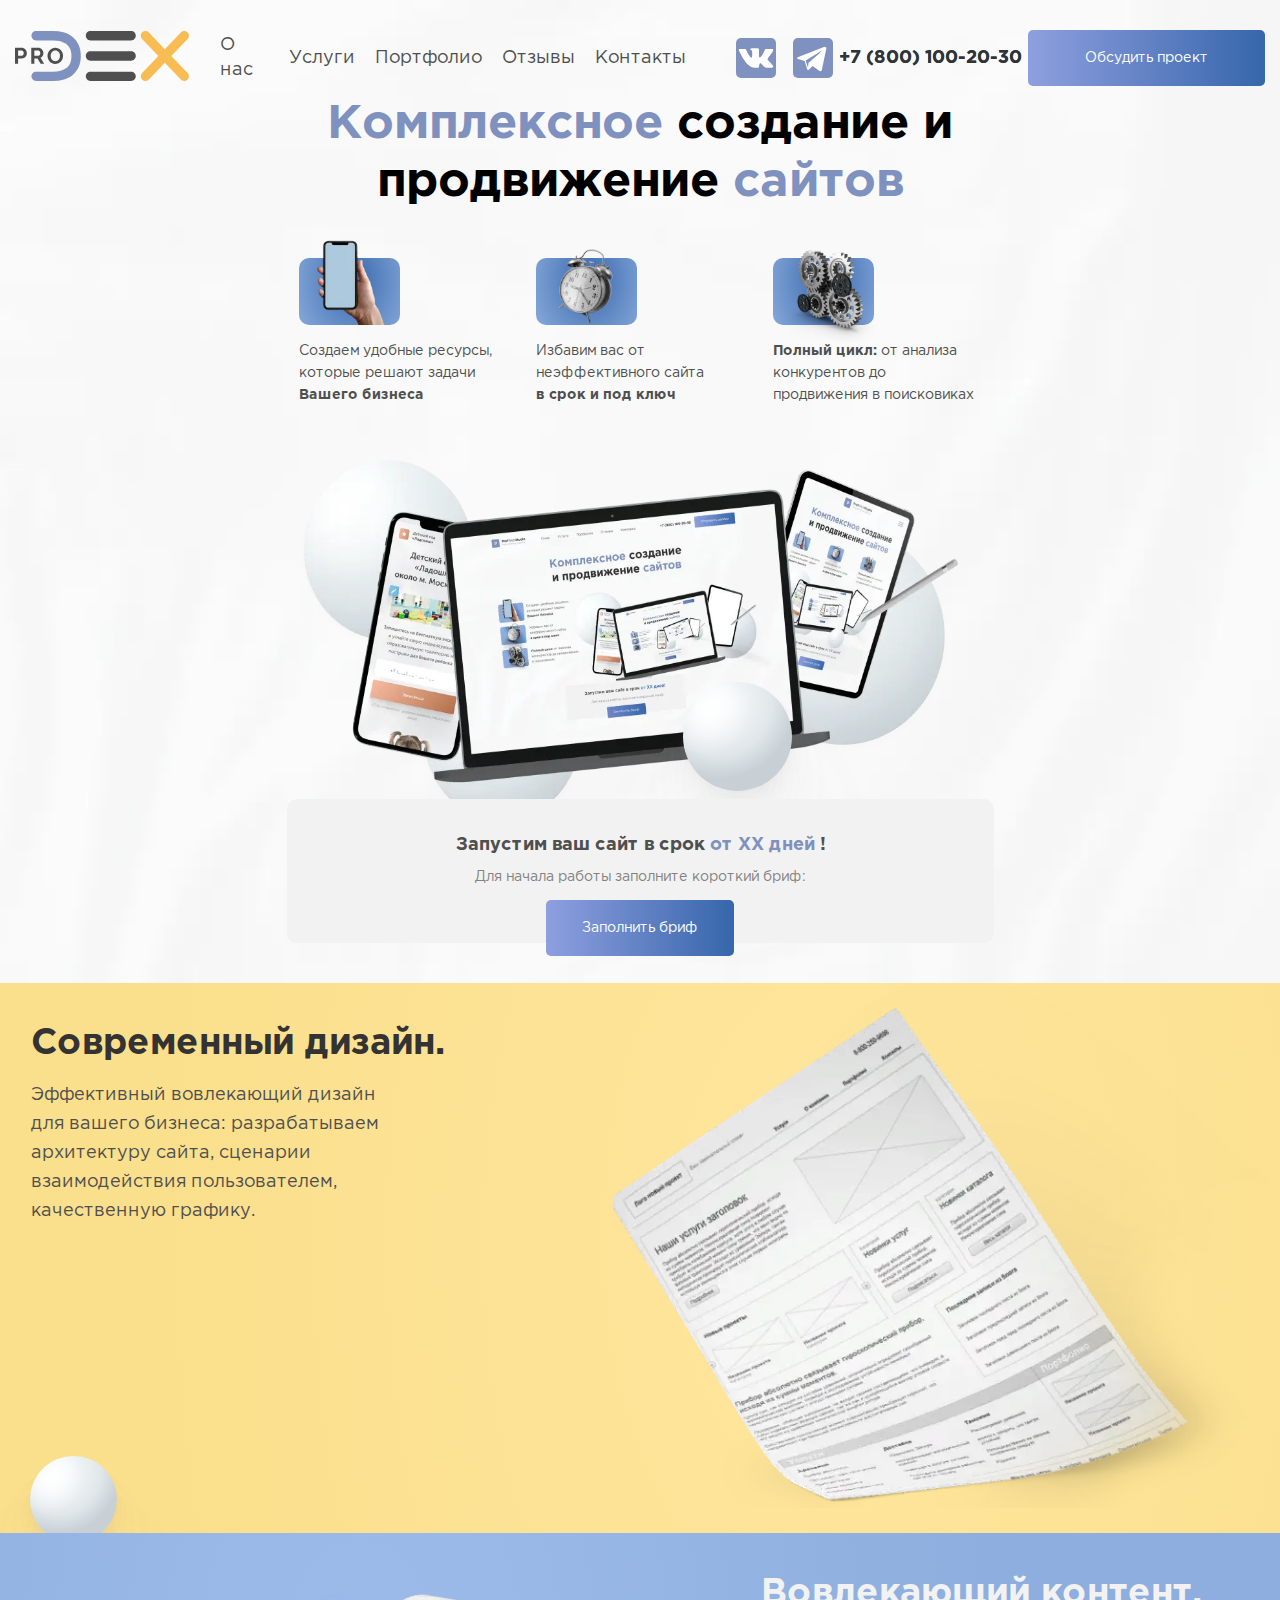
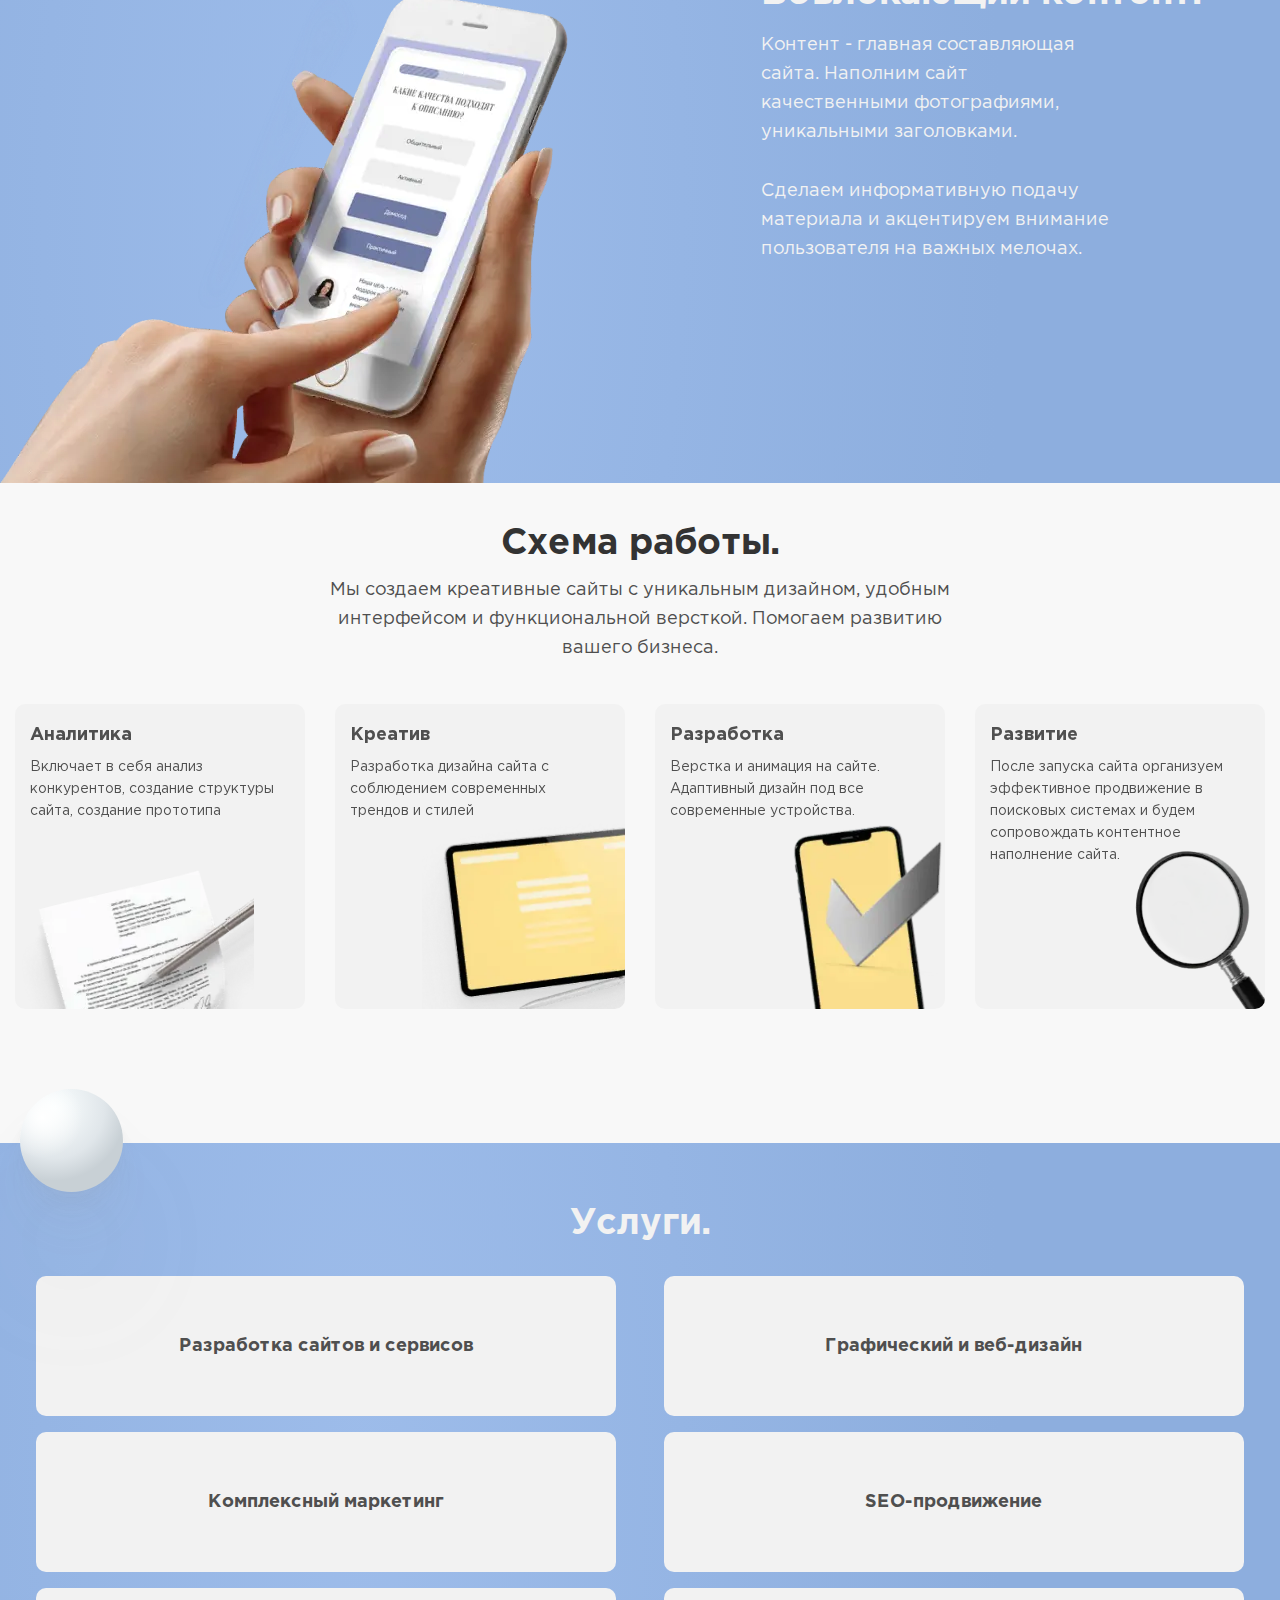
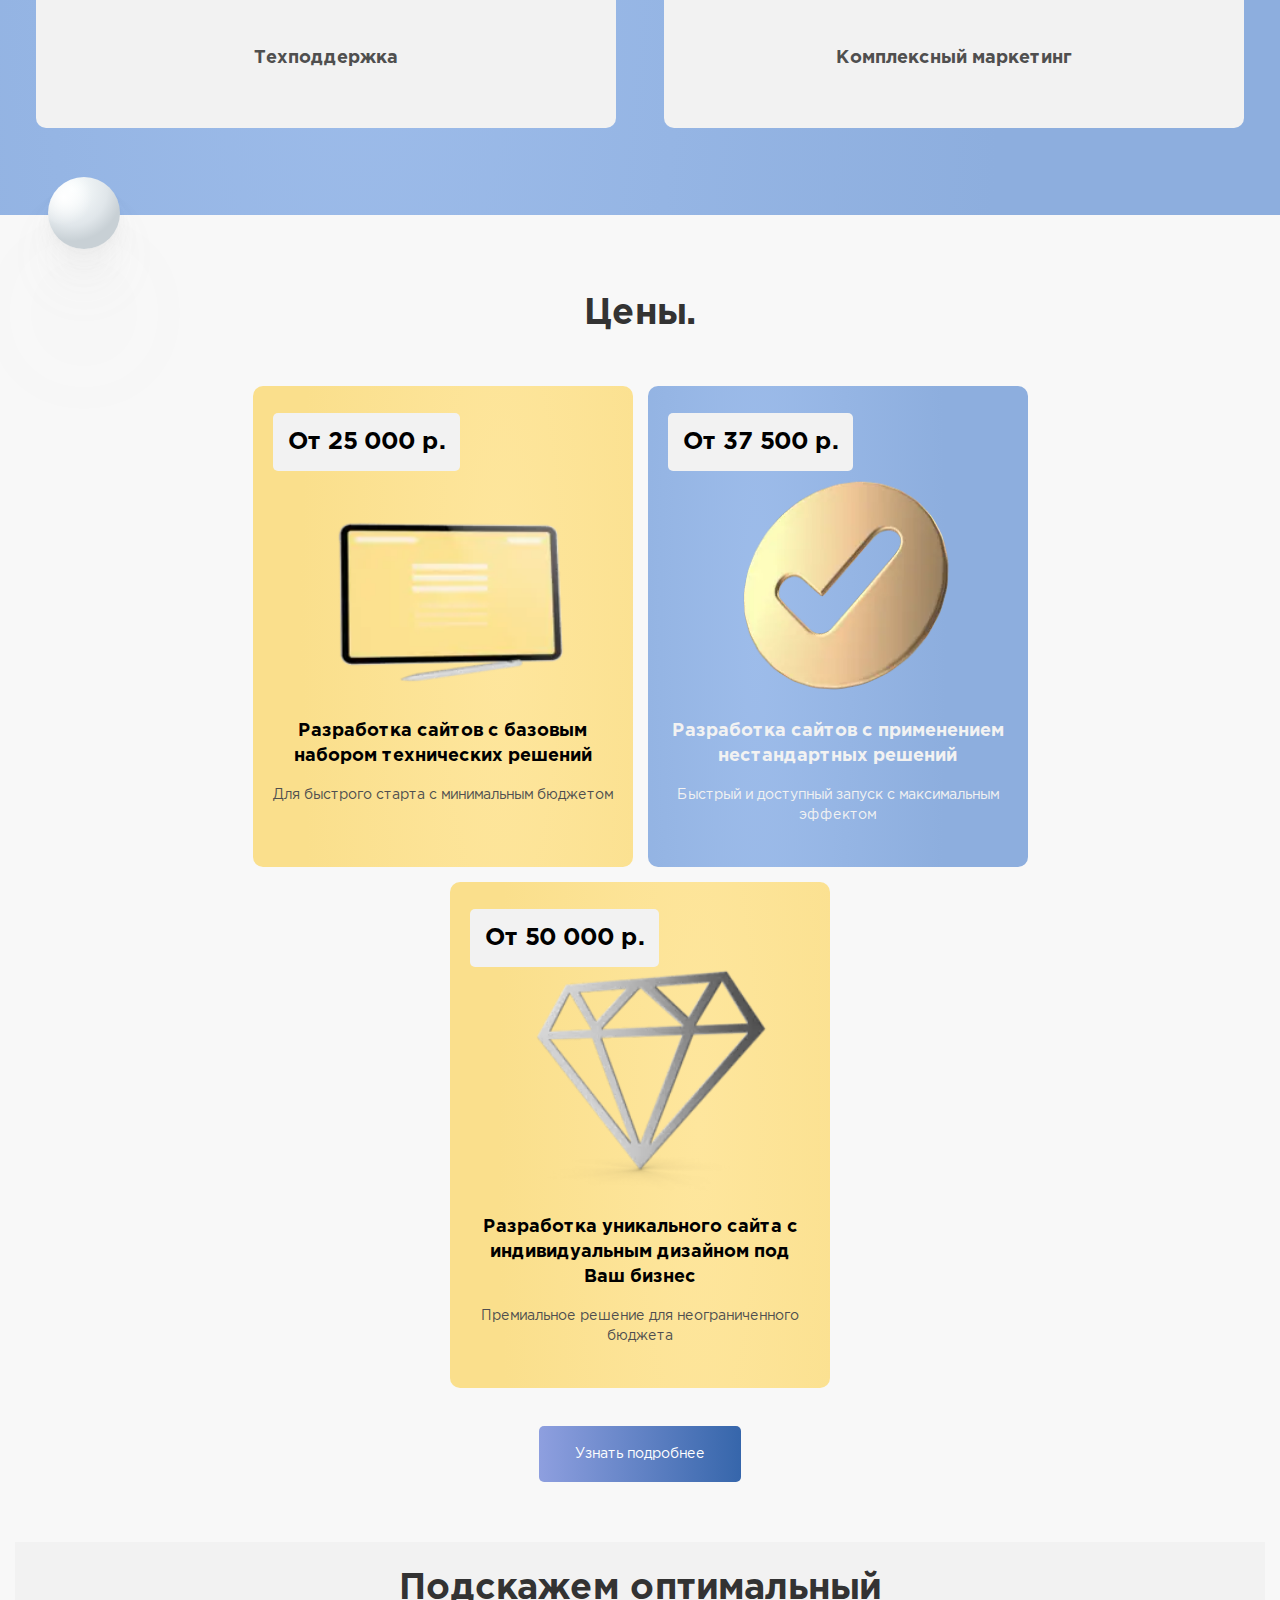
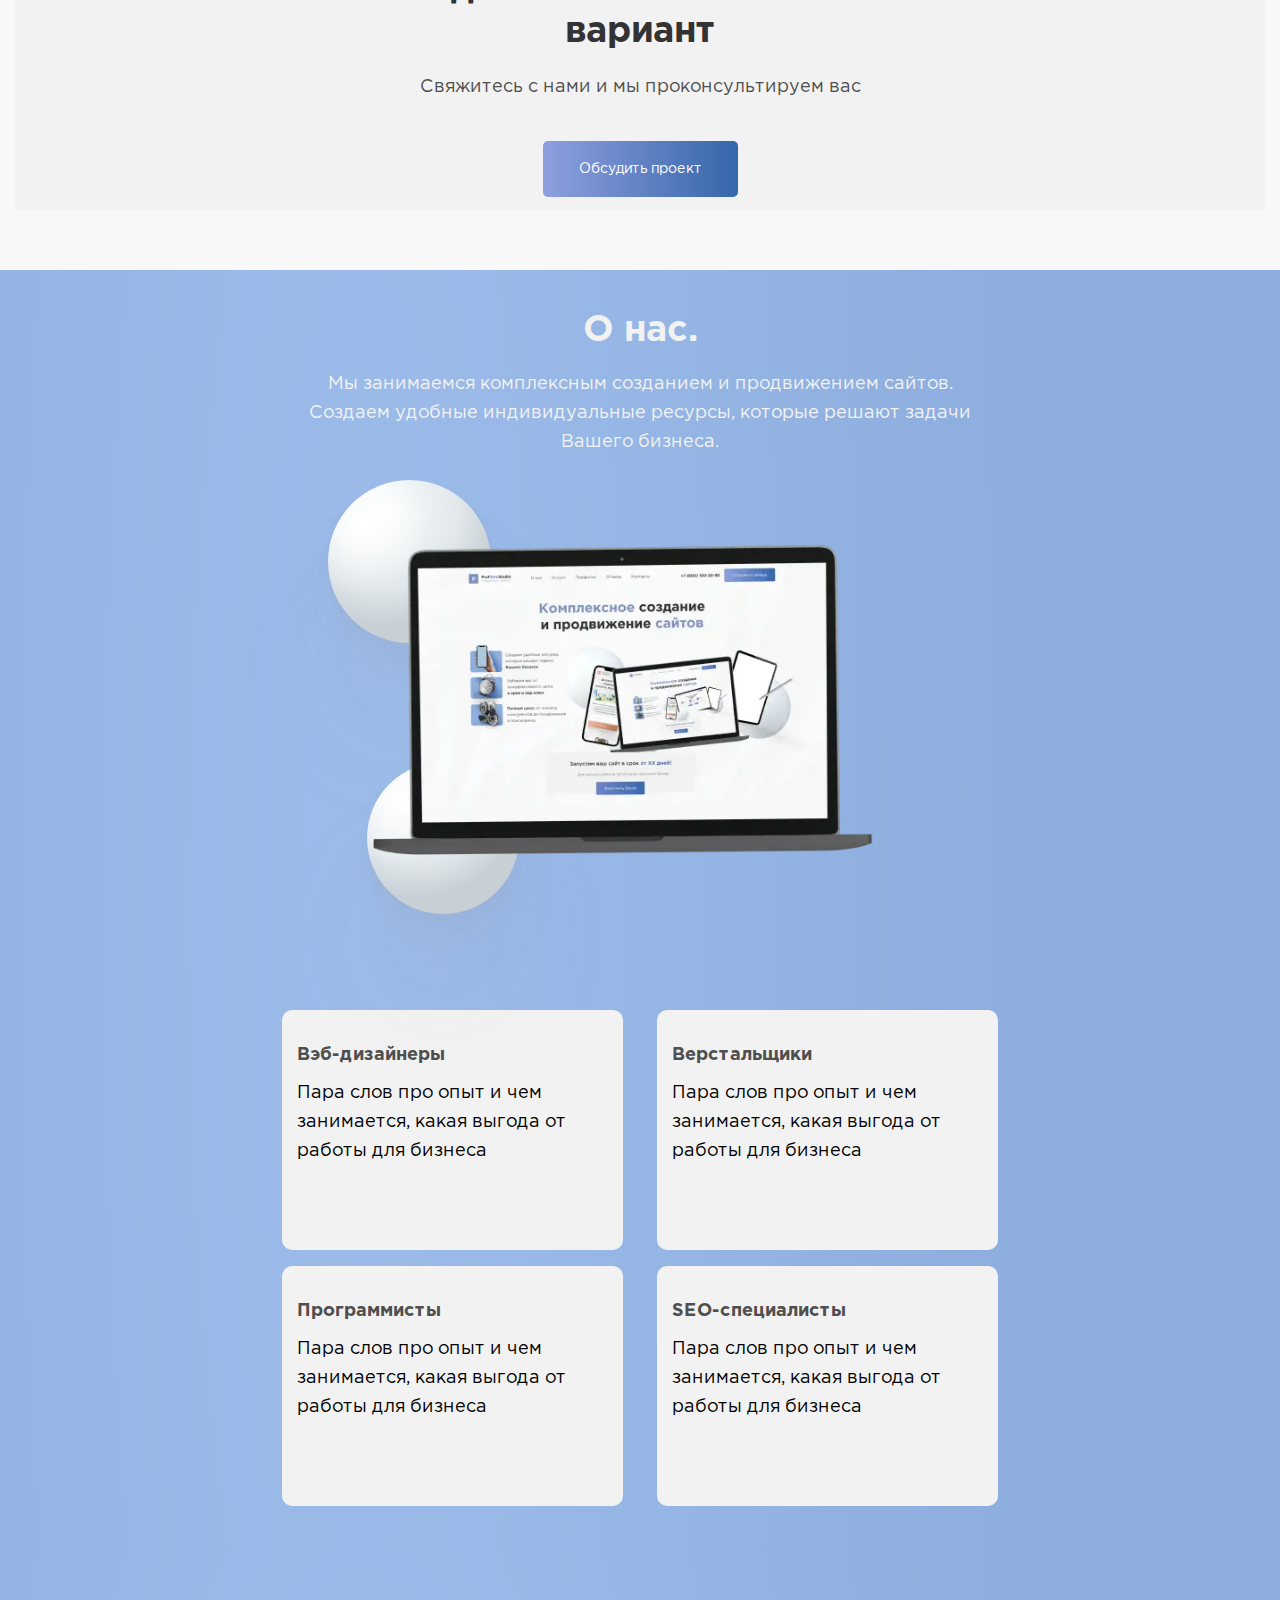
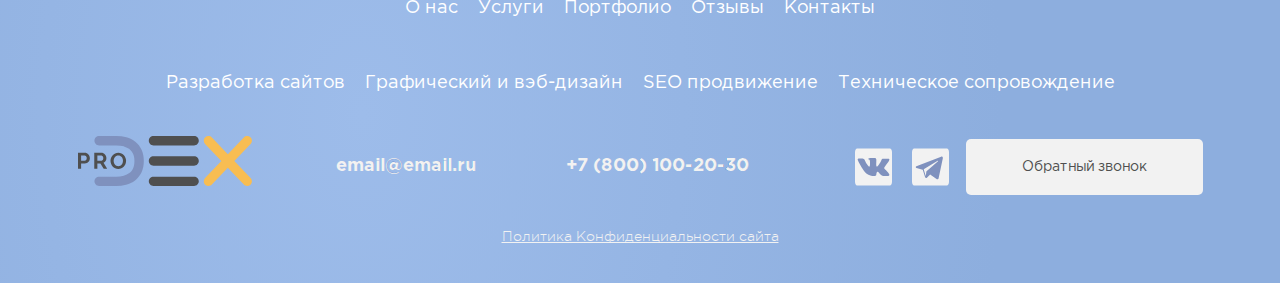
<file: index.html>
<!DOCTYPE html>
<html lang="ru">
  <head>
    <meta charset="UTF-8">
    <title>Разработка сайтов</title>
    <meta name="description" content="">
    <meta name="keywords" content="">
    <meta name="viewport" content="width=device-width, initial-scale=1.0">
    <meta http-equiv="X-UA-Compatible" content="ie=edge">
    <link rel="stylesheet" href="./wp-content/themes/twentytwenty-child/css/swiper-bundle.min.css">
    <link rel="stylesheet" href="./wp-content/themes/twentytwenty-child/css/main.css">
    <link rel="stylesheet" href="./wp-content/themes/twentytwenty-child/fonts/fonts.css">
    <script src="./wp-content/themes/twentytwenty-child/js/swiper-bundle.min.js" defer></script>
    <script src="./wp-content/themes/twentytwenty-child/js/main.js" defer></script>
    <link rel="icon" href="#!" type="image/x-icon">
    <link rel="shortcut icon" href="#!" type="image/x-icon">
    <link rel="apple-touch-icon" href="#!">
  </head>
  <body>
    <div class="wrap-feedback"></div>
    <div class="container-fluid">
      <div class="header header--main">
        <div class="container container--no-padding--mobile">
          <div class="logo logo--mobile"><a class="logo__link" href="index.html"><img src="./wp-content/themes/twentytwenty-child/img/icons/logo.svg" width="174" height="50" alt="Логотип компании DEX Development"></a></div>
          <header class="header-top">
            <nav class="nav">
              <div class="logo logo--desktop"><a class="logo__link" href="index.html"><img src="./wp-content/themes/twentytwenty-child/img/icons/logo.svg" width="174" height="50" alt="Логотип компании DEX Development"></a></div>
              <ul class="nav-list">
                <li><a class="nav__link" href="about.html">О нас</a></li>
                <li><a class="nav__link nav__link--submenu" href="services.html">Услуги</a>
                  <ul class="sub-menu">
                    <li> <a class="nav__link" href="https://pro-dex.ru/uslugi/razrabotka-saitov/">Разработка сайтов</a></li>
                    <li> <a class="nav__link" href="https://pro-dex.ru/uslugi/seo-prodvizhenie/">Продвижение сайтов</a></li>
                    <li> <a class="nav__link" href="https://pro-dex.ru/uslugi/veb-dizajn/">Дизайн сайтов</a></li>
                    <li> <a class="nav__link" href="https://pro-dex.ru/uslugi/podderzhka-sajtov/">Поддержка сайтов</a></li>
                  </ul>
                </li>
                <li><a class="nav__link" href="portfolio.html">Портфолио</a></li>
                <li><a class="nav__link" href="reviews.html">Отзывы</a></li>
                <li><a class="nav__link" href="contacts.html">Контакты</a></li>
              </ul>
              <ul class="social-list">
                <li> <a href="https://vk.com/prodex.studio" target="_blank"><img src="./wp-content/themes/twentytwenty-child/img/icons/vk.svg" width="45" height="45" alt="Ссылка на группу в ВКонтакте"></a></li>
                <li> <a href="https://t.me/PavlovKirill" target="_blank"><img src="./wp-content/themes/twentytwenty-child/img/icons/telegram.svg" width="45" height="45" alt="Ссылка на канал в Телеграме"></a></li>
              </ul>
              <div class="ball ball--tenth"></div>
              <div class="ball ball--eleventh"></div>
              <div class="ball ball--twelveth"></div>
              <div class="phone"><a class="phone__link" href="tel:+78001002030">+7 (800) 100-20-30</a></div>
              <div class="btn btn--call">Обсудить проект</div>
            </nav>
          </header>
          <button class="cmn-toggle-switch cmn-toggle-switch__htx" id="menu__button"><span>toggle menu</span></button>
          <div class="header-center">
            <h1 class="main-title"><i>Комплексное</i> создание и продвижение <i>сайтов</i></h1>
            <div class="header-center-inner">
              <div class="header-center__left">
                <ul class="advantages-list">
                  <li class="advantages__item">
                    <div class="item__img">
                      <div class="smartphone">
                        <picture>
                          <source type="image/webp" srcset="./wp-content/themes/twentytwenty-child/img/smartphone@1x.webp 1x, ./wp-content/themes/twentytwenty-child/img/smartphone@2x.webp 2x"><img src="./wp-content/themes/twentytwenty-child/img/smartphone@1x.png" srcset="./wp-content/themes/twentytwenty-child/img/smartphone@2x.png 2x" alt="" width="150" height="100">
                        </picture>
                      </div>
                    </div>
                    <p class="advantages__text">Создаем удобные ресурсы, которые решают задачи <span class="advantages__text--bold">Вашего бизнеса </span></p>
                  </li>
                  <li class="advantages__item">
                    <div class="item__img">
                      <div class="clock">
                        <picture>
                          <source type="image/webp" srcset="./wp-content/themes/twentytwenty-child/img/clock@1x.webp 1x, ./wp-content/themes/twentytwenty-child/img/clock@2x.webp 2x"><img src="./wp-content/themes/twentytwenty-child/img/clock@1x.png" srcset="./wp-content/themes/twentytwenty-child/img/clock@2x.png 2x" alt="" width="144" height="144">
                        </picture>
                      </div>
                    </div>
                    <p class="advantages__text">Избавим вас от неэффективного сайта <span class="advantages__text--bold"> <br><span>в срок и под ключ</span></span></p>
                  </li>
                  <li class="advantages__item">
                    <div class="item__img">
                      <div class="gear">
                        <picture>
                          <source type="image/webp" srcset="./wp-content/themes/twentytwenty-child/img/gear@1x.webp 1x, ./wp-content/themes/twentytwenty-child/img/gear@2x.webp 2x"><img src="./wp-content/themes/twentytwenty-child/img/gear@1x.png" srcset="./wp-content/themes/twentytwenty-child/img/gear@2x.png 2x" alt="" width="150" height="145">
                        </picture>
                      </div>
                    </div>
                    <p class="advantages__text"><span class="advantages__text--bold">Полный цикл: </span><span>от анализа конкурентов до продвижения в поисковиках</span></p>
                  </li>
                </ul>
              </div>
              <div class="header-center__right">
                <div class="devices-img"></div>
              </div>
            </div>
          </div>
          <div class="header-bottom">
            <h3 class="section__title--small section__title--small-header-bottom">Запустим ваш сайт в срок <i>от ХХ дней</i> !</h3>
            <p class="subtitle subtitle--header-bottom">Для начала работы заполните короткий бриф:</p><a class="btn btn--brief" href="./wp-content/themes/twentytwenty-child/docs/brief_for_website_creation.docx" download="brief.docx">Заполнить бриф</a>
          </div>
        </div>
        <div class="ball ball--first"></div>
        <div class="ball ball--third"></div>
      </div>
      <section class="design">
        <div class="ball ball--thirteenth"></div>
        <div class="container container--no-padding">
          <div class="design__inner design__inner--main">
            <div class="ball ball--fourth"></div>
            <div class="design__left">
              <h2 class="section__title section__title--design">Современный дизайн.</h2>
              <p class="page-text design__text">Эффективный вовлекающий дизайн для вашего бизнеса: разрабатываем архитектуру сайта, сценарии взаимодействия пользователем, качественную графику.</p>
            </div>
            <div class="design__right">
              <picture>
                <source type="image/webp" media="(max-width: 560px)" srcset="./wp-content/themes/twentytwenty-child/img/paper-mockup-sm@1x.webp 1x, ./wp-content/themes/twentytwenty-child/img/paper-mockup-sm@2x.webp 2x">
                <source media="(max-width: 560px)" srcset="./wp-content/themes/twentytwenty-child/img/paper-mockup-sm@1x.png 1x, ./wp-content/themes/twentytwenty-child/img/paper-mockup-sm@1x.png 2x">
                <source type="image/webp" media="(min-width: 768px)" srcset="./wp-content/themes/twentytwenty-child/img/paper-mockup-lg@1x.webp 1x, ./wp-content/themes/twentytwenty-child/img/paper-mockup-lg@2x.webp 2x"><img src="./wp-content/themes/twentytwenty-child/img/paper-mockup-lg@1x.png" srcset="./wp-content/themes/twentytwenty-child/img/paper-mockup-lg@2x.png 2x" alt="Дизайн" width="699" height="550">
              </picture>
            </div>
          </div>
        </div>
      </section>
      <section class="content">
        <div class="container container--no-padding">
          <div class="content__inner">
            <div class="content__left">
              <h2 class="section__title section__title--white section__title--content">Вовлекающий контент.</h2>
              <p class="page-text page-text--white content__text">Контент - главная составляющая сайта. Наполним сайт качественными фотографиями, уникальными заголовками.</p>
              <p class="page-text page-text--white content__text">Сделаем информативную подачу материала и акцентируем  внимание пользователя на важных мелочах.</p>
            </div>
            <div class="content__right">
              <picture>
                <source type="image/webp" media="(max-width: 560px)" srcset="./wp-content/themes/twentytwenty-child/img/smartphone_in_hand-sm@1x.webp 1x, ./wp-content/themes/twentytwenty-child/img/smartphone_in_hand-sm@2x.webp 2x">
                <source media="(max-width: 560px)" srcset="./wp-content/themes/twentytwenty-child/img/smartphone_in_hand-sm@1x.png 1x, ./wp-content/themes/twentytwenty-child/img/smartphone_in_hand-sm@1x.png 2x">
                <source type="image/webp" media="(min-width: 768px)" srcset="./wp-content/themes/twentytwenty-child/img/smartphone_in_hand-lg@1x.webp 1x, ./wp-content/themes/twentytwenty-child/img/smartphone_in_hand-lg@2x.webp 2x"><img src="./wp-content/themes/twentytwenty-child/img/smartphone_in_hand-lg@1x.png" srcset="./wp-content/themes/twentytwenty-child/img/smartphone_in_hand-lg@2x.png 2x" alt="Контент" width="568" height="489">
              </picture>
            </div>
          </div>
        </div>
      </section>
      <section class="work-scheme">
        <div class="container">
          <div class="work-scheme__inner">
            <div class="work-scheme__content">
              <h2 class="section__title section__title--work-scheme">Схема работы.</h2>
              <p class="page-text work-scheme__text">Мы создаем креативные сайты с уникальным дизайном, удобным интерфейсом и функциональной версткой. Помогаем развитию вашего бизнеса.</p>
            </div>
          </div>
          <div class="work-scheme-cards">
            <div class="swiper-container gallery-top" data-mobile="false">
              <div class="swiper-wrapper">
                <div class="swiper-slide">
                  <div class="slide__inner slide__inner--first">
                    <h3 class="card__title card__title--slide">Аналитика</h3>
                    <p class="card__text card__text--slide">Включает в себя анализ конкурентов, создание структуры сайта, создание прототипа</p>
                  </div>
                </div>
                <div class="swiper-slide">
                  <div class="slide__inner slide__inner--second">
                    <h3 class="card__title card__title--slide">Креатив</h3>
                    <p class="card__text card__text--slide">Разработка дизайна сайта с соблюдением современных трендов и стилей</p>
                  </div>
                </div>
                <div class="swiper-slide">
                  <div class="slide__inner slide__inner--third">
                    <h3 class="card__title card__title--slide">Разработка</h3>
                    <p class="card__text card__text--slide">Верстка и анимация на сайте. Адаптивный дизайн под все современные устройства.</p>
                  </div>
                </div>
                <div class="swiper-slide">
                  <div class="slide__inner slide__inner--fourth">
                    <h3 class="card__title card__title--slide">Развитие</h3>
                    <p class="card__text card__text--slide">После запуска сайта организуем эффективное продвижение в поисковых системах и будем сопровождать контентное наполнение сайта.</p>
                  </div>
                </div>
              </div>
              <div class="swiper-scrollbar"></div>
            </div>
          </div>
        </div>
      </section>
      <section class="services">
        <div class="ball ball--seventh"></div>
        <div class="container container--no-padding">
          <div class="services__inner">
            <div class="ball ball--sixth"></div>
            <h2 class="section__title section__title--services">Услуги.</h2>
            <ul class="services-list">
              <li class="services__item"><a class="services__link" href="webdevelopment.html"> 
                  <h3 class="service__title">Разработка сайтов и сервисов</h3></a></li>
              <li class="services__item"><a class="services__link" href="web-design.html">
                  <h3 class="service__title">Графический и веб-дизайн</h3></a></li>
              <li class="services__item"><a class="services__link" href="#!"> 
                  <h3 class="service__title">Комплексный маркетинг</h3></a></li>
              <li class="services__item"><a class="services__link" href="seo-promotion.html"> 
                  <h3 class="service__title">SEO-продвижение</h3></a></li>
              <li class="services__item"><a class="services__link" href="support.html"> 
                  <h3 class="service__title">Техподдержка</h3></a></li>
              <li class="services__item"><a class="services__link" href="#!"> 
                  <h3 class="service__title">Комплексный маркетинг</h3></a></li>
            </ul>
          </div>
        </div>
      </section>
      <section class="price">
        <div class="container">
          <div class="price__top">
            <h2 class="section__title section__title--price">Цены.</h2>
            <div class="price-cards">
              <div class="price-cards__item price-cards__item--yellow">
                <div class="card__price">От 25 000 р.</div>
                <div class="item__img">
                  <picture>
                    <source type="image/webp" media="(min-width: 1440px)" srcset="./wp-content/themes/twentytwenty-child/img/directions-screen-lg@1x.webp 1x, ./wp-content/themes/twentytwenty-child/img/directions-screen-lg@2x.webp 2x">
                    <source media="(min-width: 1440px)" srcset="./wp-content/themes/twentytwenty-child/img/directions-screen-lg@1x.png 1x, ./wp-content/themes/twentytwenty-child/img/directions-screen-lg@2x.png 2x">
                    <source type="image/webp" srcset="./wp-content/themes/twentytwenty-child/img/directions-screen-sm@1x.webp 1x, ./wp-content/themes/twentytwenty-child/img/directions-screen-sm@2x.webp 2x"><img src="./wp-content/themes/twentytwenty-child/img/directions-screen-sm@1x.png" srcset="./wp-content/themes/twentytwenty-child/img/directions-screen-sm@2x.png 2x" alt="" width="349" height="250">
                  </picture>
                </div>
                <h3 class="price-cards__title">Разработка сайтов с базовым набором технических решений</h3>
                <p class="price-cards__text">Для быстрого старта с минимальным бюджетом</p>
              </div>
              <div class="price-cards__item price-cards__item--blue">
                <div class="card__price">От 37 500 р.</div>
                <div class="item__img">
                  <picture>
                    <source type="image/webp" media="(min-width: 1440px)" srcset="./wp-content/themes/twentytwenty-child/img/price-check-yellow-lg@1x.webp 1x, ./wp-content/themes/twentytwenty-child/img/price-check-yellow-lg@2x.webp 2x">
                    <source media="(min-width: 1440px)" srcset="./wp-content/themes/twentytwenty-child/img/price-check-yellow-lg@1x.png 1x, ./wp-content/themes/twentytwenty-child/img/price-check-yellow-lg@2x.png 2x">
                    <source type="image/webp" srcset="./wp-content/themes/twentytwenty-child/img/price-check-yellow-lg@1x.webp 1x, ./wp-content/themes/twentytwenty-child/img/price-check-yellow-lg@2x.webp 2x"><img src="./wp-content/themes/twentytwenty-child/img/price-check-yellow-lg@1x.png" srcset="./wp-content/themes/twentytwenty-child/img/price-check-yellow-lg@2x.png 2x" alt="" width="349" height="250">
                  </picture>
                </div>
                <h3 class="price-cards__title price-cards__title--white">Разработка сайтов с применением нестандартных решений</h3>
                <p class="price-cards__text price-cards__text--white">Быстрый и доступный запуск с максимальным эффектом</p>
              </div>
              <div class="price-cards__item price-cards__item--yellow"> 
                <div class="card__price">От 50 000 р.</div>
                <div class="item__img">
                  <picture>
                    <source type="image/webp" media="(min-width: 1440px)" srcset="./wp-content/themes/twentytwenty-child/img/price-diamond-lg@1x.webp 1x, ./wp-content/themes/twentytwenty-child/img/price-diamond-lg@2x.webp 2x">
                    <source media="(min-width: 1440px)" srcset="./wp-content/themes/twentytwenty-child/img/price-diamond-lg@1x.png 1x, ./wp-content/themes/twentytwenty-child/img/price-diamond-lg@2x.png 2x">
                    <source type="image/webp" srcset="./wp-content/themes/twentytwenty-child/img/price-diamond-sm@1x.webp 1x, ./wp-content/themes/twentytwenty-child/img/price-diamond-sm@2x.webp 2x"><img src="./wp-content/themes/twentytwenty-child/img/price-diamond-sm@1x.png" srcset="./wp-content/themes/twentytwenty-child/img/price-diamond-sm@2x.png 2x" alt="" width="349" height="250">
                  </picture>
                </div>
                <h3 class="price-cards__title">Разработка уникального сайта с индивидуальным дизайном под Ваш бизнес</h3>
                <p class="price-cards__text">Премиальное решение для неограниченного бюджета</p>
              </div>
            </div><a class="btn" href="#!">Узнать подробнее</a>
          </div>
          <div class="price__bottom">
            <div class="ball ball--ninth"></div>
            <div class="ball ball--eighth"></div>
            <h2 class="section__title section__title--price-bottom">Подскажем оптимальный вариант</h2>
            <p class="page-text price__text">Свяжитесь с нами и мы проконсультируем вас</p>
            <button class="btn btn--application btn--brief">Обсудить проект</button>
          </div>
        </div>
      </section>
      <section class="about">
        <div class="container">
          <div class="about__content">
            <h2 class="section__title section__title--white section__title--about">О нас.</h2>
            <div class="page-text page-text--white about__text">Мы занимаемся комплексным созданием и продвижением сайтов. Создаем удобные индивидуальные ресурсы, которые решают задачи Вашего бизнеса.</div>
          </div>
          <div class="about__inner">
            <div class="about__left">
              <div class="about__img">
                <picture>
                  <source type="image/webp" media="(min-width: 1440px)" srcset="./wp-content/themes/twentytwenty-child/img/laptop-lg@1x.webp 1x, ./wp-content/themes/twentytwenty-child/img/laptop-lg@2x.webp 2x">
                  <source media="(min-width: 1440px)" srcset="./wp-content/themes/twentytwenty-child/img/laptop-lg@1x.png 1x, ./wp-content/themes/twentytwenty-child/img/laptop-lg@1x.png 2x">
                  <source type="image/webp" media="(min-width: 768px)" srcset="./wp-content/themes/twentytwenty-child/img/laptop-md@1x.webp 1x, ./wp-content/themes/twentytwenty-child/img/laptop-md@2x.webp 2x">
                  <source media="(min-width: 768px)" srcset="./wp-content/themes/twentytwenty-child/img/laptop-md@1x.png 1x, ./wp-content/themes/twentytwenty-child/img/laptop-md@2x.png 2x">
                  <source type="image/webp" media="(min-width: 320px)" srcset="./wp-content/themes/twentytwenty-child/img/laptop-sm@1x.webp 1x, ./wp-content/themes/twentytwenty-child/img/laptop-sm@2x.webp 2x"><img src="./wp-content/themes/twentytwenty-child/img/laptop-sm@1x.png" srcset="./wp-content/themes/twentytwenty-child/img/laptop-sm@2x.png 2x" alt="" width="765" height="575">
                </picture>
              </div>
            </div>
            <div class="about__right">
              <ul class="about-cards-list">
                <li class="team__item">
                  <h2 class="team-member__title team__item-title">Вэб-дизайнеры</h2>
                  <p class="team-member__text">Пара слов про опыт и чем занимается, какая выгода от работы для бизнеса</p>
                </li>
                <li class="team__item">
                  <h2 class="team-member__title team__item-title">Верстальщики</h2>
                  <p class="team-member__text">Пара слов про опыт и чем занимается, какая выгода от работы для бизнеса</p>
                </li>
                <li class="team__item">
                  <h2 class="team-member__title team__item-title">Программисты</h2>
                  <p class="team-member__text">Пара слов про опыт и чем занимается, какая выгода от работы для бизнеса</p>
                </li>
                <li class="team__item">
                  <h2 class="team-member__title team__item-title">SEO-специалисты</h2>
                  <p class="team-member__text">Пара слов про опыт и чем занимается, какая выгода от работы для бизнеса</p>
                </li>
              </ul>
            </div>
          </div>
        </div>
      </section>
      <footer class="footer">
        <div class="container">
          <nav class="nav">
            <ul class="nav-list--footer">
              <li class="nav__item"><a class="nav__link nav__link--footer" href="about.html">О нас</a></li>
              <li class="nav__item"><a class="nav__link nav__link--footer" href="services.html">Услуги</a></li>
              <li class="nav__item"><a class="nav__link nav__link--footer" href="portfolio.html">Портфолио</a></li>
              <li class="nav__item"><a class="nav__link nav__link--footer" href="reviews.html">Отзывы</a></li>
              <li class="nav__item"><a class="nav__link nav__link--footer" href="contacts.html">Контакты</a></li>
            </ul>
          </nav>
          <nav class="nav">
            <ul class="nav-list--footer-bottom">
              <li class="nav__item"><a class="nav__link nav__link--footer" href="webdevelopment.html">Разработка сайтов</a></li>
              <li class="nav__item"><a class="nav__link nav__link--footer" href="web-design.html">Графический и вэб-дизайн</a></li>
              <li class="nav__item"><a class="nav__link nav__link--footer" href="seo-promotion.html">SEO продвижение</a></li>
              <li class="nav__item"><a class="nav__link nav__link--footer" href="support.html">Техническое сопровождение</a></li>
            </ul>
          </nav>
          <div class="footer__inner">
            <div class="logo logo--desktop logo--desktop-footer"><a class="logo__link" href="index.html"><img src="./wp-content/themes/twentytwenty-child/img/icons/logo.svg" width="174" height="50" alt="Логотип компании DEX Development"></a></div>
            <div class="contacts__item contacts__item--footer"> <a class="email__link email__link--footer" href="mailto:email@email.ru">email@email.ru</a></div>
            <div class="phone phone--footer"><a class="phone__link phone__link--footer" href="tel:+78001002030">+7 (800) 100-20-30</a></div>
            <ul class="social-list social-list--footer">
              <li> <a href="https://vk.com/prodex.studio" target="_blank"><img src="./wp-content/themes/twentytwenty-child/img/icons/vk-white.svg" width="45" height="45" alt="Ссылка на группу в ВКонтакте"></a></li>
              <li> <a href="https://t.me/PavlovKirill" target="_blank"><img src="./wp-content/themes/twentytwenty-child/img/icons/telegram-white.svg" width="45" height="45" alt="Ссылка на канал в Телеграме"></a></li>
            </ul>
            <div class="btn btn--call btn--call-footer">Обратный звонок</div>
          </div>
          <div class="policy"><a class="policy__link" href="#!">Политика Конфиденциальности сайта</a></div>
        </div>
      </footer>
    </div>
    <div class="modal--thanks">
      <div class="modal__close-thanks"></div>
      <div class="modal--thanks-content">
        <div class="form__title form__title--thanks">Спасибо за заявку!</div>
        <div class="form__subtitle form__subtitle--thanks">Мы свяжемся с вами в самое ближайшее время, в рабочие часы</div>
      </div>
    </div>
  </body>
</html>
</file>
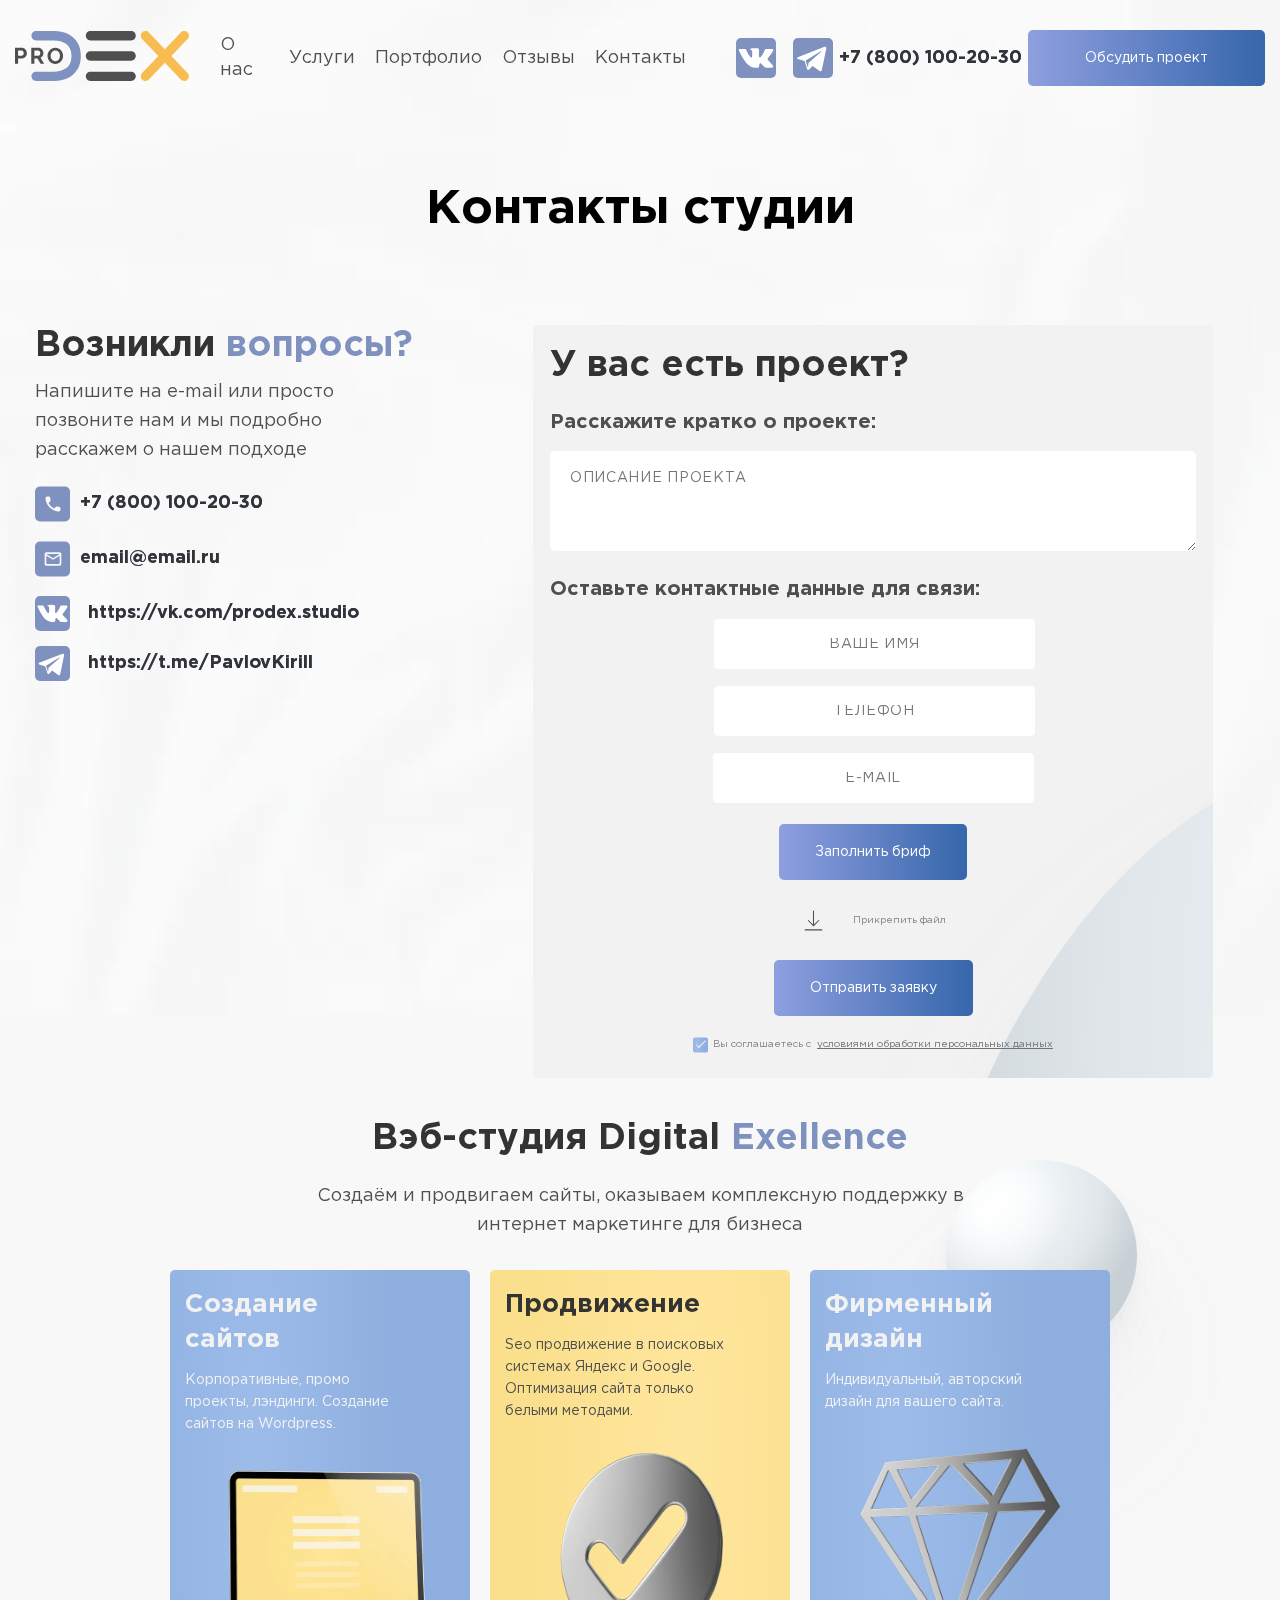
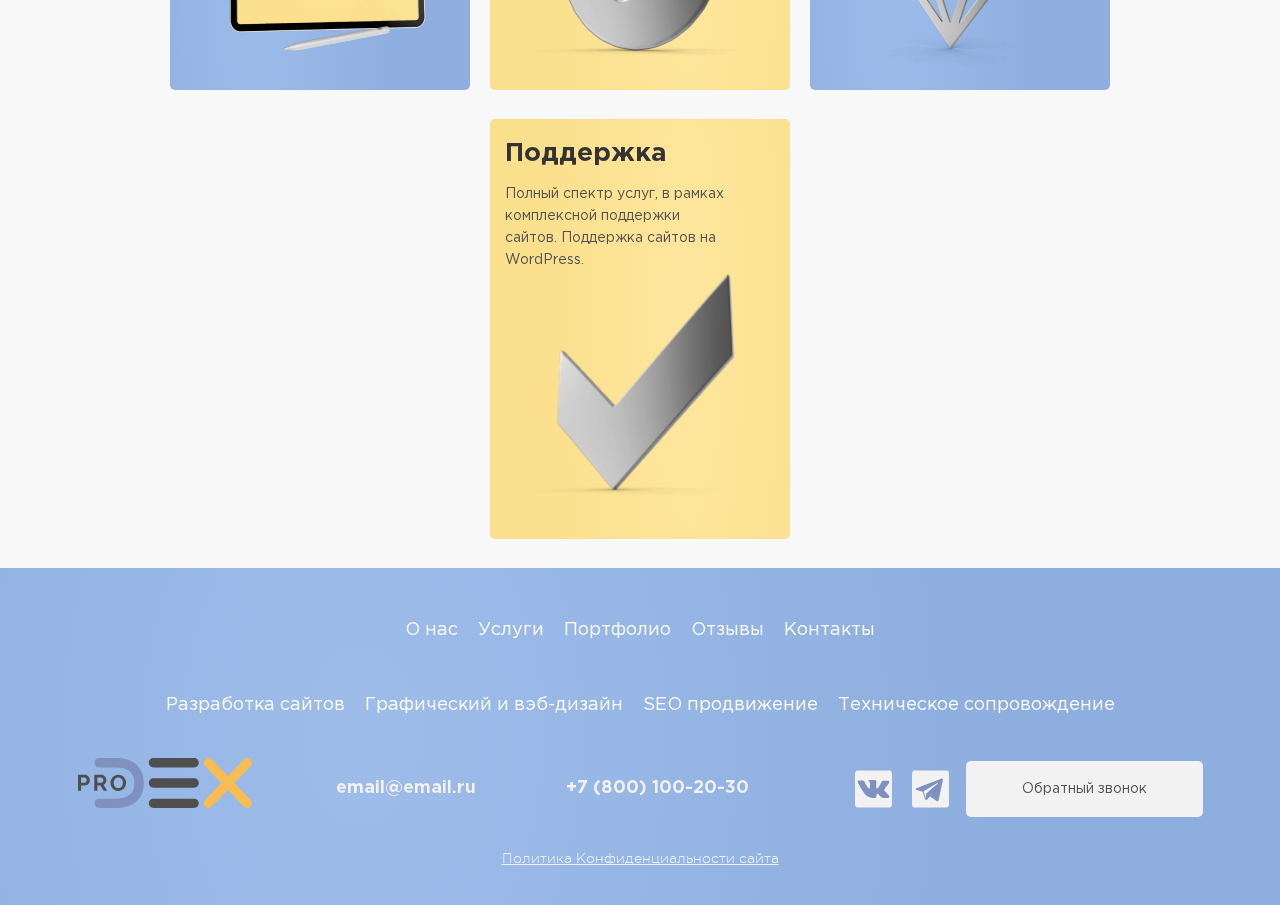
<file: contacts.html>
<!DOCTYPE html>
<html lang="ru">
  <head>
    <meta charset="UTF-8">
    <title>Разработка сайтов</title>
    <meta name="description" content="">
    <meta name="keywords" content="">
    <meta name="viewport" content="width=device-width, initial-scale=1.0">
    <meta http-equiv="X-UA-Compatible" content="ie=edge">
    <link rel="stylesheet" href="./wp-content/themes/twentytwenty-child/css/swiper-bundle.min.css">
    <link rel="stylesheet" href="./wp-content/themes/twentytwenty-child/css/main.css">
    <link rel="stylesheet" href="./wp-content/themes/twentytwenty-child/fonts/fonts.css">
    <script src="./wp-content/themes/twentytwenty-child/js/swiper-bundle.min.js" defer></script>
    <script src="./wp-content/themes/twentytwenty-child/js/main.js" defer></script>
    <link rel="icon" href="#!" type="image/x-icon">
    <link rel="shortcut icon" href="#!" type="image/x-icon">
    <link rel="apple-touch-icon" href="#!">
  </head>
  <body>
    <div class="wrap-feedback"></div>
    <div class="container-fluid">
      <div class="header header--contacts">
        <div class="ball ball--first"></div>
        <button class="cmn-toggle-switch cmn-toggle-switch__htx" id="menu__button"><span>toggle menu</span></button>
        <div class="container">
          <header class="header-top">
            <nav class="nav">
              <div class="logo logo--desktop"><a class="logo__link" href="index.html"><img src="./wp-content/themes/twentytwenty-child/img/icons/logo.svg" width="174" height="50" alt="Логотип компании DEX Development"></a></div>
              <ul class="nav-list">
                <li><a class="nav__link" href="about.html">О нас</a></li>
                <li><a class="nav__link nav__link--submenu" href="services.html">Услуги</a>
                  <ul class="sub-menu">
                    <li> <a class="nav__link" href="https://pro-dex.ru/uslugi/razrabotka-saitov/">Разработка сайтов</a></li>
                    <li> <a class="nav__link" href="https://pro-dex.ru/uslugi/seo-prodvizhenie/">Продвижение сайтов</a></li>
                    <li> <a class="nav__link" href="https://pro-dex.ru/uslugi/veb-dizajn/">Дизайн сайтов</a></li>
                    <li> <a class="nav__link" href="https://pro-dex.ru/uslugi/podderzhka-sajtov/">Поддержка сайтов</a></li>
                  </ul>
                </li>
                <li><a class="nav__link" href="portfolio.html">Портфолио</a></li>
                <li><a class="nav__link" href="reviews.html">Отзывы</a></li>
                <li><a class="nav__link" href="contacts.html">Контакты</a></li>
              </ul>
              <ul class="social-list">
                <li> <a href="https://vk.com/prodex.studio" target="_blank"><img src="./wp-content/themes/twentytwenty-child/img/icons/vk.svg" width="45" height="45" alt="Ссылка на группу в ВКонтакте"></a></li>
                <li> <a href="https://t.me/PavlovKirill" target="_blank"><img src="./wp-content/themes/twentytwenty-child/img/icons/telegram.svg" width="45" height="45" alt="Ссылка на канал в Телеграме"></a></li>
              </ul>
              <div class="ball ball--tenth"></div>
              <div class="ball ball--eleventh"></div>
              <div class="ball ball--twelveth"></div>
              <div class="phone"><a class="phone__link" href="tel:+78001002030">+7 (800) 100-20-30</a></div>
              <div class="btn btn--call">Обсудить проект</div>
            </nav>
          </header>
        </div>
        <div class="container container--no-padding--mobile">
          <div class="logo logo--mobile"><a class="logo__link" href="index.html"><img src="./wp-content/themes/twentytwenty-child/img/icons/logo.svg" width="174" height="50" alt="Логотип компании DEX Development"></a></div>
          <div class="header__content">
            <h1 class="main-title main-title--inner-page">Контакты студии</h1>
          </div>
        </div>
      </div>
      <section class="contact-form"> 
        <div class="container"> 
          <div class="contact-form__inner">
            <div class="contacts">
              <h2 class="section__title section__title--contact-form">Возникли <i>вопросы?</i></h2>
              <p class="page-text page-text--contact-form">Напишите на e-mail или просто позвоните нам и мы подробно расскажем о нашем подходе</p>
              <ul class="contacts-list"> 
                <li class="contacts__item"><a class="phone__link" href="tel:+78001002030">+7 (800) 100-20-30</a></li>
                <li class="contacts__item"> <a class="email__link" href="mailto:email@email.ru">email@email.ru</a></li>
              </ul>
              <div class="social-list social-list--contacts">
                <div class="social-list__block"><a class="social-list__icon" href="https://vk.com/prodex.studio" target="_blank"><img src="./wp-content/themes/twentytwenty-child/img/icons/vk.svg" width="40" height="40" alt="Ссылка на группу в ВКонтакте"></a><a class="social-list__link" href="https://vk.com/prodex.studio" target="_blank">https://vk.com/prodex.studio</a></div>
                <div class="social-list__block"> <a class="social-list__icon" href="https://t.me/PavlovKirill" target="_blank"><img src="./wp-content/themes/twentytwenty-child/img/icons/telegram.svg" width="40" height="40" alt="Ссылка на канал в Телеграме"></a><a class="social-list__link" href="https://t.me/PavlovKirill" target="_blank">https://t.me/PavlovKirill</a></div>
              </div>
            </div>
            <form class="form-contact" id="form-contact" action="#" method="post">
              <fieldset>
                <legend class="section__title section__title--form-contact">У вас есть проект?</legend>
                <h3 class="subtitle--large subtitle--large-contact-form">Расскажите кратко о проекте:</h3>
                <textarea class="quiz-message form-contact__message" id="form-contact__message" name="form-contact__message" placeholder="Описание проекта"></textarea>
                <h3 class="subtitle--large subtitle--large-contact-form">Оставьте контактные данные для связи:</h3>
                <div class="inputs-wrap inputs-wrap--form-contact">
                  <input class="quiz__form-name quiz__form-name--form-contact" type="text" name="name" placeholder="Ваше имя">
                  <input class="quiz__form-phone quiz__form-phone--form-contact" type="text" name="phone" placeholder="Телефон">
                  <input class="quiz__form-email quiz__form-email--form-contact" type="email" name="email" placeholder="E-mail">
                </div>
                <div class="quiz__form-bottom"><a class="btn btn--brief btn--brief-contact" href="./wp-content/themes/twentytwenty-child/docs/brief_for_website_creation.docx" download="brief.docx">Заполнить бриф</a>
                  <div class="quiz__form-file__wrap">
                    <input class="quiz__form-file" type="file" name="form-contact__file" id="attach-file--form-contact" multiple>
                    <label class="quiz__form-file-button" for="attach-file--form-contact"><span class="input__file-icon-wrapper"><img class="input__file-icon" src="./wp-content/themes/twentytwenty-child/img/icons/download.svg" alt="Прикрепить файл" width="25"></span><span class="input__file-button-text">Прикрепить файл</span></label>
                  </div>
                  <button class="btn quiz__form-submit" id="form-contact__submit" type="submit">Отправить заявку</button>
                </div>
                <div class="checkbox-wrap"> 
                  <input class="form__checkbox" type="checkbox" id="form-contact__checkbox" name="form-contact__checkbox" checked>
                  <label class="form__policy-text" for="form-contact__checkbox">Вы соглашаетесь с &#160;<a class="form__policy-link" href="#!">условиями обработки персональных данных</a></label>
                </div>
              </fieldset>
            </form>
          </div>
        </div>
      </section>
      <div class="container">
        <section class="directions">
          <h2 class="section__title section__title--reviews">Вэб-студия Digital <i>Exellence</i></h2>
          <p class="page-text page-text--reviews">Создаём и продвигаем сайты, оказываем комплексную поддержку в интернет маркетинге для бизнеса</p>
          <div class="directions-cards-wrap directions-cards-wrap--contacts">
            <div class="directions-cards"><a class="directions__card" href="webdevelopment.html"> 
                <h3 class="card__title card__title--white">Создание сайтов</h3>
                <p class="card__text card__text--white">Корпоративные, промо проекты, лэндинги. Создание сайтов на Wordpress.</p>
                <div class="card__img">
                  <picture>
                    <source type="image/webp" media="(min-width: 1440px)" srcset="./wp-content/themes/twentytwenty-child/img/directions-screen-lg@1x.webp 1x, ./wp-content/themes/twentytwenty-child/img/directions-screen-lg@2x.webp 2x"><img src="./wp-content/themes/twentytwenty-child/img/directions-screen-lg@1x.png" srcset="./wp-content/themes/twentytwenty-child/img/directions-screen-lg@2x.png 2x" alt="" width="339" height="280">
                  </picture>
                </div></a><a class="directions__card" href="seo-promotion.html"> 
                <h3 class="card__title">Продвижение</h3>
                <p class="card__text">Seo продвижение в поисковых системах Яндекс и Google. Оптимизация сайта только белыми методами.</p>
                <div class="card__img">
                  <picture>
                    <source type="image/webp" media="(min-width: 1440px)" srcset="./wp-content/themes/twentytwenty-child/img/directions-circlecheck@1x.webp 1x, ./wp-content/themes/twentytwenty-child/img/directions-circlecheck@2x.webp 2x"><img src="./wp-content/themes/twentytwenty-child/img/directions-circlecheck@1x.png" srcset="./wp-content/themes/twentytwenty-child/img/directions-circlecheck@2x.png 2x" alt="" width="345" height="280">
                  </picture>
                </div></a><a class="directions__card" href="web-design.html"> 
                <h3 class="card__title card__title--white">Фирменный дизайн</h3>
                <p class="card__text card__text--white">Индивидуальный, авторский дизайн для вашего сайта.</p>
                <div class="card__img">
                  <picture>
                    <source type="image/webp" media="(min-width: 1440px)" srcset="./wp-content/themes/twentytwenty-child/img/directions-diamond@1x.webp 1x, ./wp-content/themes/twentytwenty-child/img/directions-diamond@2x.webp 2x"><img src="./wp-content/themes/twentytwenty-child/img/directions-diamond@1x.png" srcset="./wp-content/themes/twentytwenty-child/img/directions-diamond@2x.png 2x" alt="" width="345" height="280">
                  </picture>
                </div></a><a class="directions__card" href="support.html"> 
                <h3 class="card__title">Поддержка</h3>
                <p class="card__text">Полный спектр услуг, в рамках комплексной поддержки сайтов. Поддержка сайтов на WordPress.</p>
                <div class="card__img">
                  <picture>
                    <source type="image/webp" media="(min-width: 1440px)" srcset="./wp-content/themes/twentytwenty-child/img/directions-checkmark@1x.webp 1x, ./wp-content/themes/twentytwenty-child/img/directions-checkmark@2x.webp 2x"><img src="./wp-content/themes/twentytwenty-child/img/directions-checkmark@1x.png" srcset="./wp-content/themes/twentytwenty-child/img/directions-checkmark@2x.png 2x" alt="" width="345" height="280">
                  </picture>
                </div></a></div>
          </div>
        </section>
      </div>
      <footer class="footer">
        <div class="container">
          <nav class="nav">
            <ul class="nav-list--footer">
              <li class="nav__item"><a class="nav__link nav__link--footer" href="about.html">О нас</a></li>
              <li class="nav__item"><a class="nav__link nav__link--footer" href="services.html">Услуги</a></li>
              <li class="nav__item"><a class="nav__link nav__link--footer" href="portfolio.html">Портфолио</a></li>
              <li class="nav__item"><a class="nav__link nav__link--footer" href="reviews.html">Отзывы</a></li>
              <li class="nav__item"><a class="nav__link nav__link--footer" href="contacts.html">Контакты</a></li>
            </ul>
          </nav>
          <nav class="nav">
            <ul class="nav-list--footer-bottom">
              <li class="nav__item"><a class="nav__link nav__link--footer" href="webdevelopment.html">Разработка сайтов</a></li>
              <li class="nav__item"><a class="nav__link nav__link--footer" href="web-design.html">Графический и вэб-дизайн</a></li>
              <li class="nav__item"><a class="nav__link nav__link--footer" href="seo-promotion.html">SEO продвижение</a></li>
              <li class="nav__item"><a class="nav__link nav__link--footer" href="support.html">Техническое сопровождение</a></li>
            </ul>
          </nav>
          <div class="footer__inner">
            <div class="logo logo--desktop logo--desktop-footer"><a class="logo__link" href="index.html"><img src="./wp-content/themes/twentytwenty-child/img/icons/logo.svg" width="174" height="50" alt="Логотип компании DEX Development"></a></div>
            <div class="contacts__item contacts__item--footer"> <a class="email__link email__link--footer" href="mailto:email@email.ru">email@email.ru</a></div>
            <div class="phone phone--footer"><a class="phone__link phone__link--footer" href="tel:+78001002030">+7 (800) 100-20-30</a></div>
            <ul class="social-list social-list--footer">
              <li> <a href="https://vk.com/prodex.studio" target="_blank"><img src="./wp-content/themes/twentytwenty-child/img/icons/vk-white.svg" width="45" height="45" alt="Ссылка на группу в ВКонтакте"></a></li>
              <li> <a href="https://t.me/PavlovKirill" target="_blank"><img src="./wp-content/themes/twentytwenty-child/img/icons/telegram-white.svg" width="45" height="45" alt="Ссылка на канал в Телеграме"></a></li>
            </ul>
            <div class="btn btn--call btn--call-footer">Обратный звонок</div>
          </div>
          <div class="policy"><a class="policy__link" href="#!">Политика Конфиденциальности сайта</a></div>
        </div>
      </footer>
    </div>
    <div class="modal--thanks">
      <div class="modal__close-thanks"></div>
      <div class="modal--thanks-content">
        <div class="form__title form__title--thanks">Спасибо за заявку!</div>
        <div class="form__subtitle form__subtitle--thanks">Мы свяжемся с вами в самое ближайшее время, в рабочие часы</div>
      </div>
    </div>
  </body>
</html>
</file>
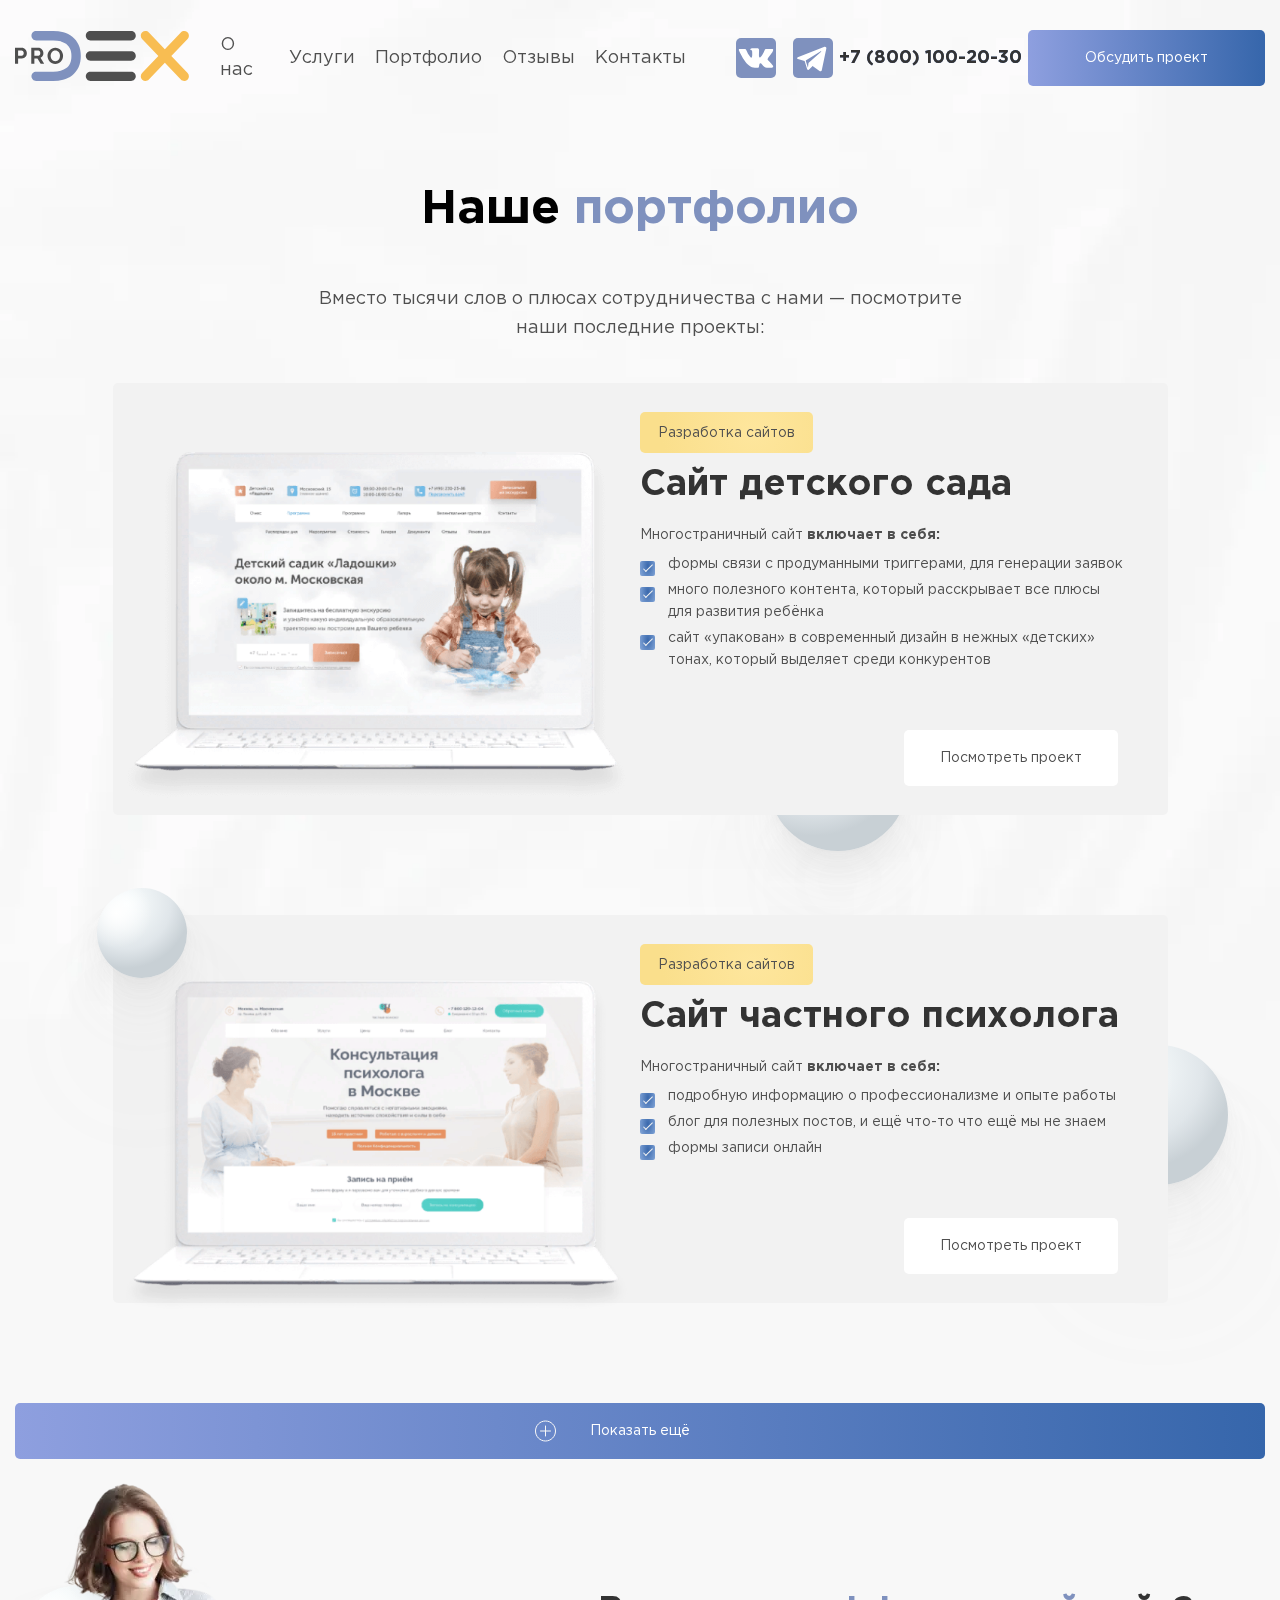
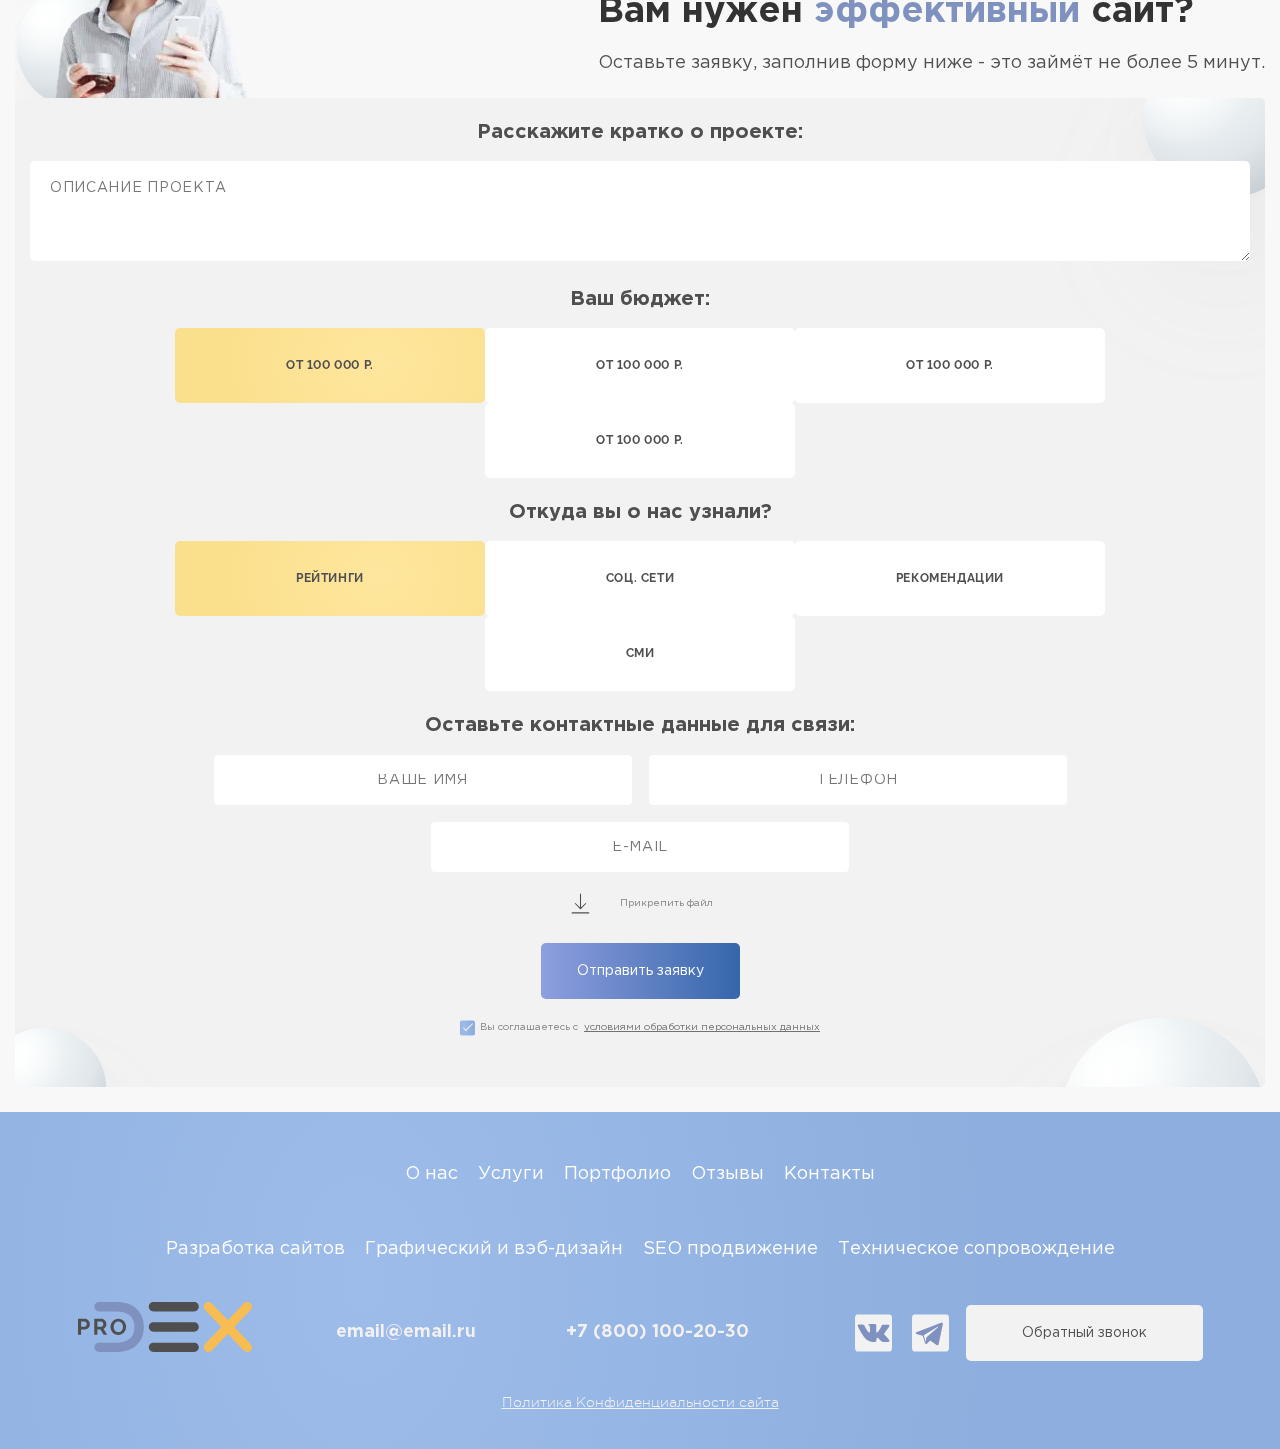
<file: portfolio.html>
<!DOCTYPE html>
<html lang="ru">
  <head>
    <meta charset="UTF-8">
    <title>Разработка сайтов</title>
    <meta name="description" content="">
    <meta name="keywords" content="">
    <meta name="viewport" content="width=device-width, initial-scale=1.0">
    <meta http-equiv="X-UA-Compatible" content="ie=edge">
    <link rel="stylesheet" href="./wp-content/themes/twentytwenty-child/css/swiper-bundle.min.css">
    <link rel="stylesheet" href="./wp-content/themes/twentytwenty-child/css/main.css">
    <link rel="stylesheet" href="./wp-content/themes/twentytwenty-child/fonts/fonts.css">
    <script src="./wp-content/themes/twentytwenty-child/js/swiper-bundle.min.js" defer></script>
    <script src="./wp-content/themes/twentytwenty-child/js/main.js" defer></script>
    <link rel="icon" href="#!" type="image/x-icon">
    <link rel="shortcut icon" href="#!" type="image/x-icon">
    <link rel="apple-touch-icon" href="#!">
  </head>
  <body>
    <div class="wrap-feedback"></div>
    <div class="container-fluid">
      <div class="header header--portfolio">
        <div class="ball ball--first"></div>
        <button class="cmn-toggle-switch cmn-toggle-switch__htx" id="menu__button"><span>toggle menu</span></button>
        <div class="container">
          <header class="header-top">
            <nav class="nav">
              <div class="logo logo--desktop"><a class="logo__link" href="index.html"><img src="./wp-content/themes/twentytwenty-child/img/icons/logo.svg" width="174" height="50" alt="Логотип компании DEX Development"></a></div>
              <ul class="nav-list">
                <li><a class="nav__link" href="about.html">О нас</a></li>
                <li><a class="nav__link nav__link--submenu" href="services.html">Услуги</a>
                  <ul class="sub-menu">
                    <li> <a class="nav__link" href="https://pro-dex.ru/uslugi/razrabotka-saitov/">Разработка сайтов</a></li>
                    <li> <a class="nav__link" href="https://pro-dex.ru/uslugi/seo-prodvizhenie/">Продвижение сайтов</a></li>
                    <li> <a class="nav__link" href="https://pro-dex.ru/uslugi/veb-dizajn/">Дизайн сайтов</a></li>
                    <li> <a class="nav__link" href="https://pro-dex.ru/uslugi/podderzhka-sajtov/">Поддержка сайтов</a></li>
                  </ul>
                </li>
                <li><a class="nav__link" href="portfolio.html">Портфолио</a></li>
                <li><a class="nav__link" href="reviews.html">Отзывы</a></li>
                <li><a class="nav__link" href="contacts.html">Контакты</a></li>
              </ul>
              <ul class="social-list">
                <li> <a href="https://vk.com/prodex.studio" target="_blank"><img src="./wp-content/themes/twentytwenty-child/img/icons/vk.svg" width="45" height="45" alt="Ссылка на группу в ВКонтакте"></a></li>
                <li> <a href="https://t.me/PavlovKirill" target="_blank"><img src="./wp-content/themes/twentytwenty-child/img/icons/telegram.svg" width="45" height="45" alt="Ссылка на канал в Телеграме"></a></li>
              </ul>
              <div class="ball ball--tenth"></div>
              <div class="ball ball--eleventh"></div>
              <div class="ball ball--twelveth"></div>
              <div class="phone"><a class="phone__link" href="tel:+78001002030">+7 (800) 100-20-30</a></div>
              <div class="btn btn--call">Обсудить проект</div>
            </nav>
          </header>
        </div>
        <div class="container">
          <div class="logo logo--mobile"><a class="logo__link" href="index.html"><img src="./wp-content/themes/twentytwenty-child/img/icons/logo.svg" width="174" height="50" alt="Логотип компании DEX Development"></a></div>
          <div class="header__content">
            <h1 class="main-title main-title--inner-page">Наше <i>портфолио</i></h1>
            <p class="page-text page-text--header">Вместо тысячи слов о плюсах сотрудничества с нами — посмотрите наши последние проекты:</p>
          </div>
        </div>
      </div>
      <section class="portfolio">
        <div class="container">
          <div class="portfolio-list">
            <div class="portfolio-project-wrap">
              <div class="portfolio-project"> 
                <div class="project__img"><img src="./wp-content/themes/twentytwenty-child/img/kindergarten@1x.png" width="700" height="503" alt="Сайт детского садика"></div>
                <div class="project__decription">
                  <div class="project__tag">Разработка сайтов</div>
                  <h2 class="section__title project__title">Сайт детского сада</h2>
                  <div class="project__subtitle">Многостраничный сайт <span class="project__subtitle--black">включает в себя: </span></div>
                  <ul class="decription-list"> 
                    <li class="decription__item">формы связи с продуманными триггерами, для генерации заявок</li>
                    <li class="decription__item">много полезного контента, который расскрывает все плюсы для развития ребёнка</li>
                    <li class="decription__item">сайт «упакован» в современный дизайн в нежных «детских» тонах, который выделяет среди конкурентов</li>
                  </ul><a class="btn btn--white project__link" href="#!">Посмотреть проект</a>
                </div>
              </div>
            </div>
            <div class="portfolio-project-wrap">
              <div class="portfolio-project"> 
                <div class="project__img"><img src="./wp-content/themes/twentytwenty-child/img/psychologist@1x.png" width="700" height="503" alt="Сайт частного психолога"></div>
                <div class="project__decription">
                  <div class="project__tag">Разработка сайтов</div>
                  <h2 class="section__title project__title">Сайт частного психолога</h2>
                  <div class="project__subtitle">Многостраничный сайт <span class="project__subtitle--black">включает в себя: </span></div>
                  <ul class="decription-list"> 
                    <li class="decription__item">подробную информацию о профессионализме и опыте работы</li>
                    <li class="decription__item">блог для полезных постов, и ещё что-то что ещё мы не знаем</li>
                    <li class="decription__item">формы записи онлайн</li>
                  </ul><a class="btn btn--white project__link" href="#!">Посмотреть проект</a>
                </div>
              </div>
            </div>
          </div>
          <button class="portfolio__btn">Показать ещё</button>
        </div>
      </section>
      <section class="quiz">
        <div class="container">
          <div class="quiz__top">
            <div class="quiz__top-img"></div>
            <div class="quiz__top-content">
              <h2 class="section__title section__title--quiz">Вам нужен <i>эффективный</i> сайт?</h2>
              <p class="page-text quiz__top-text">Оставьте заявку, заполнив форму ниже - это займёт не более 5 минут.</p>
            </div>
          </div>
          <div class="quiz__center">
            <form class="quiz__form" id="quiz-form" action="#" method="post">
              <h3 class="subtitle--large subtitle--large-quiz">Расскажите кратко о проекте:</h3>
              <textarea class="quiz-message" id="quiz-message" name="quiz-message" placeholder="Описание проекта"></textarea>
              <h3 class="subtitle--large subtitle--large-quiz">Ваш бюджет:</h3>
              <div class="quiz__budget-list"> 
                <div class="radio-wrap">
                  <input id="price-1" type="radio" name="price" value="1" checked>
                  <label for="price-1">от 100 000 Р.</label>
                </div>
                <div class="radio-wrap">
                  <input id="price-2" type="radio" name="price" value="2">
                  <label for="price-2">от 100 000 Р.</label>
                </div>
                <div class="radio-wrap">
                  <input id="price-3" type="radio" name="price" value="3">
                  <label for="price-3">от 100 000 Р.</label>
                </div>
                <div class="radio-wrap">
                  <input id="price-4" type="radio" name="price" value="4">
                  <label for="price-4">от 100 000 Р.</label>
                </div>
              </div>
              <h3 class="subtitle--large subtitle--large-quiz">Откуда вы о нас узнали?</h3>
              <div class="quiz__source-list">
                <div class="radio-wrap">
                  <input id="source-1" type="radio" name="source" value="1" checked>
                  <label for="source-1">Рейтинги</label>
                </div>
                <div class="radio-wrap">
                  <input id="source-2" type="radio" name="source" value="2">
                  <label for="source-2">Соц. сети</label>
                </div>
                <div class="radio-wrap">
                  <input id="source-3" type="radio" name="source" value="3">
                  <label for="source-3">Рекомендации</label>
                </div>
                <div class="radio-wrap">
                  <input id="source-4" type="radio" name="source" value="4">
                  <label for="source-4">СМИ</label>
                </div>
              </div>
              <h3 class="subtitle--large subtitle--large-quiz">Оставьте контактные данные для связи:</h3>
              <div class="inputs-wrap"> 
                <input class="quiz__form-name" type="text" name="name" placeholder="Ваше имя">
                <input class="quiz__form-phone" type="text" name="phone" placeholder="Телефон">
                <input class="quiz__form-email" type="email" name="name" placeholder="E-mail">
              </div>
              <div class="quiz__form-bottom quiz__form-bottom--portfolio">
                <div class="quiz__form-file__wrap">
                  <input class="quiz__form-file" type="file" name="quiz__file" id="quiz__file" multiple>
                  <label class="quiz__form-file-button" for="quiz__file"><span class="input__file-icon-wrapper"><img class="input__file-icon" src="./wp-content/themes/twentytwenty-child/img/icons/download.svg" alt="Прикрепить файл" width="25"></span><span class="input__file-button-text">Прикрепить файл</span></label>
                </div>
                <button class="btn quiz__form-submit" id="quiz-form__submit" type="submit">Отправить заявку</button>
              </div>
              <div class="checkbox-wrap"> 
                <input class="form__checkbox" type="checkbox" id="quiz__checkbox" name="quiz__checkbox" checked>
                <label class="form__policy-text" for="quiz__checkbox">Вы соглашаетесь с &#160;<a class="form__policy-link" href="#!">условиями обработки персональных данных</a></label>
              </div>
            </form>
          </div>
        </div>
      </section>
      <footer class="footer">
        <div class="container">
          <nav class="nav">
            <ul class="nav-list--footer">
              <li class="nav__item"><a class="nav__link nav__link--footer" href="about.html">О нас</a></li>
              <li class="nav__item"><a class="nav__link nav__link--footer" href="services.html">Услуги</a></li>
              <li class="nav__item"><a class="nav__link nav__link--footer" href="portfolio.html">Портфолио</a></li>
              <li class="nav__item"><a class="nav__link nav__link--footer" href="reviews.html">Отзывы</a></li>
              <li class="nav__item"><a class="nav__link nav__link--footer" href="contacts.html">Контакты</a></li>
            </ul>
          </nav>
          <nav class="nav">
            <ul class="nav-list--footer-bottom">
              <li class="nav__item"><a class="nav__link nav__link--footer" href="webdevelopment.html">Разработка сайтов</a></li>
              <li class="nav__item"><a class="nav__link nav__link--footer" href="web-design.html">Графический и вэб-дизайн</a></li>
              <li class="nav__item"><a class="nav__link nav__link--footer" href="seo-promotion.html">SEO продвижение</a></li>
              <li class="nav__item"><a class="nav__link nav__link--footer" href="support.html">Техническое сопровождение</a></li>
            </ul>
          </nav>
          <div class="footer__inner">
            <div class="logo logo--desktop logo--desktop-footer"><a class="logo__link" href="index.html"><img src="./wp-content/themes/twentytwenty-child/img/icons/logo.svg" width="174" height="50" alt="Логотип компании DEX Development"></a></div>
            <div class="contacts__item contacts__item--footer"> <a class="email__link email__link--footer" href="mailto:email@email.ru">email@email.ru</a></div>
            <div class="phone phone--footer"><a class="phone__link phone__link--footer" href="tel:+78001002030">+7 (800) 100-20-30</a></div>
            <ul class="social-list social-list--footer">
              <li> <a href="https://vk.com/prodex.studio" target="_blank"><img src="./wp-content/themes/twentytwenty-child/img/icons/vk-white.svg" width="45" height="45" alt="Ссылка на группу в ВКонтакте"></a></li>
              <li> <a href="https://t.me/PavlovKirill" target="_blank"><img src="./wp-content/themes/twentytwenty-child/img/icons/telegram-white.svg" width="45" height="45" alt="Ссылка на канал в Телеграме"></a></li>
            </ul>
            <div class="btn btn--call btn--call-footer">Обратный звонок</div>
          </div>
          <div class="policy"><a class="policy__link" href="#!">Политика Конфиденциальности сайта</a></div>
        </div>
      </footer>
    </div>
    <div class="modal--thanks">
      <div class="modal__close-thanks"></div>
      <div class="modal--thanks-content">
        <div class="form__title form__title--thanks">Спасибо за заявку!</div>
        <div class="form__subtitle form__subtitle--thanks">Мы свяжемся с вами в самое ближайшее время, в рабочие часы</div>
      </div>
    </div>
  </body>
</html>
</file>
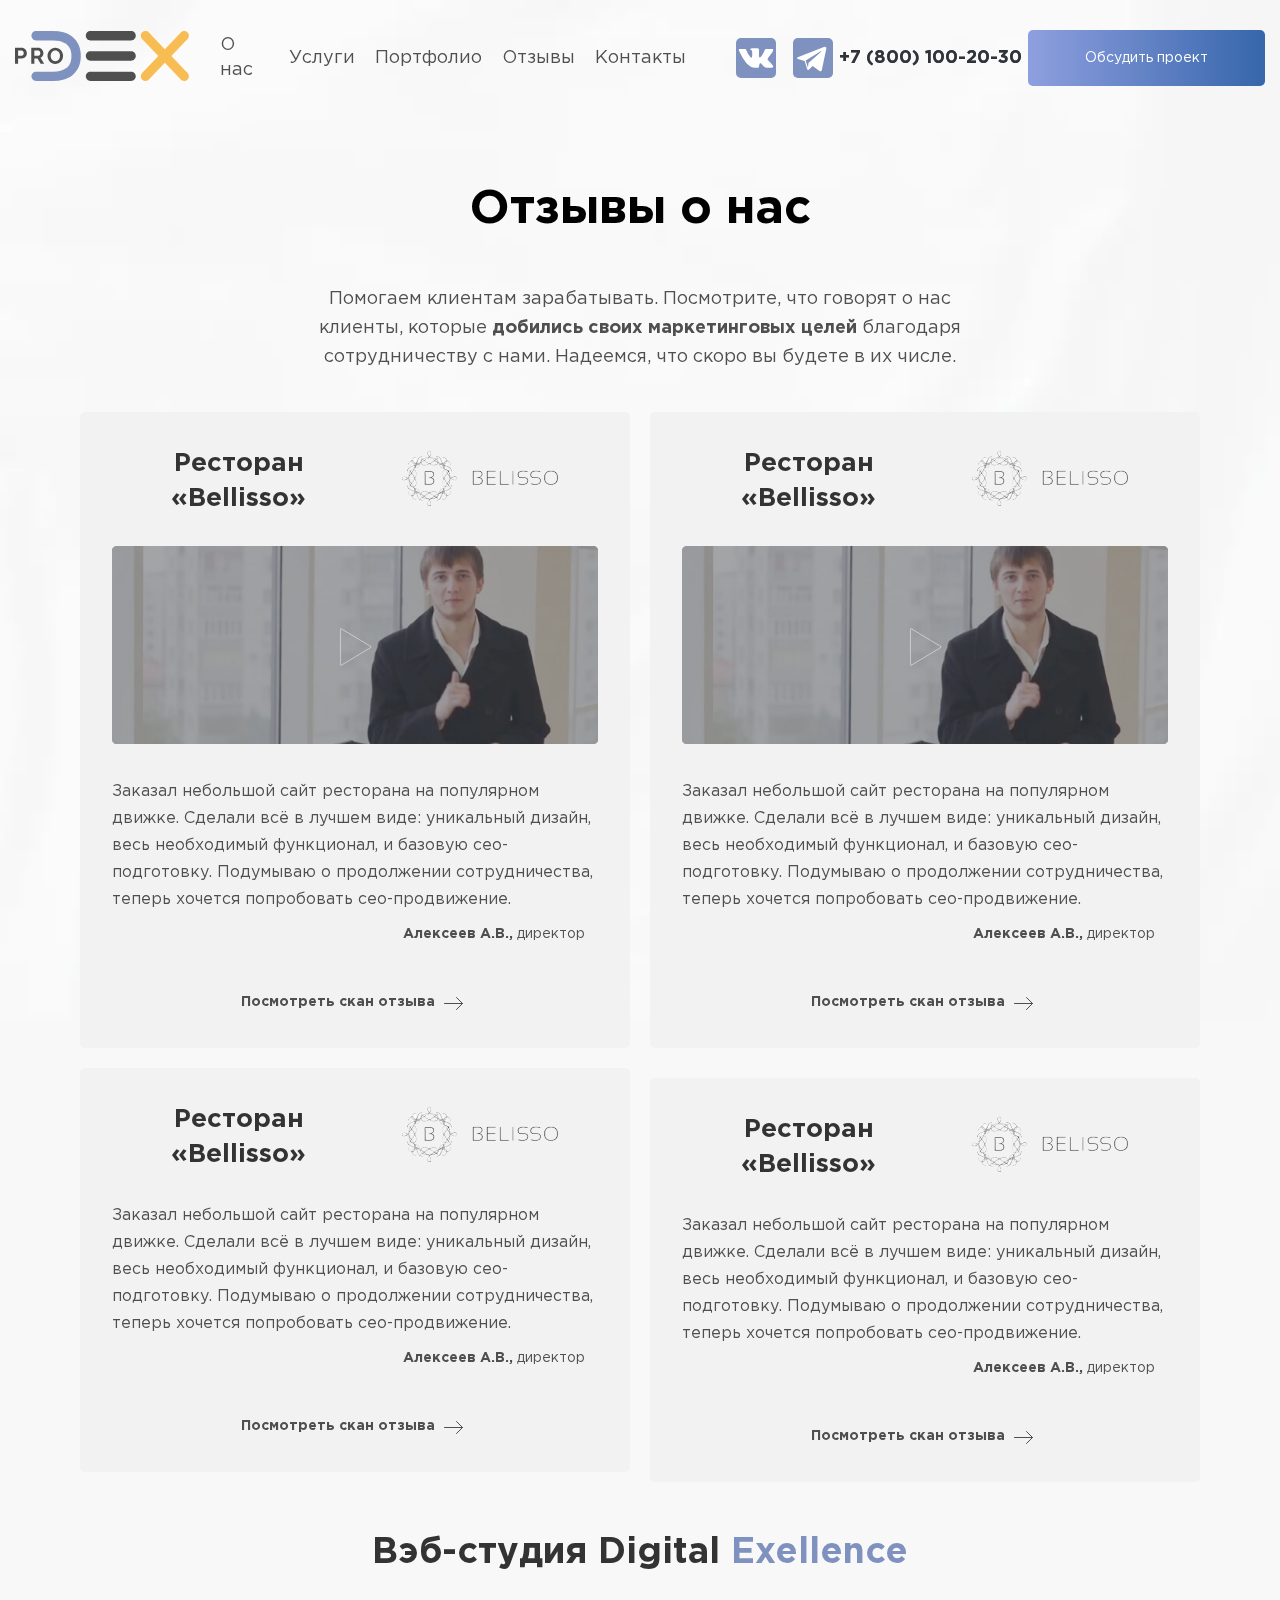
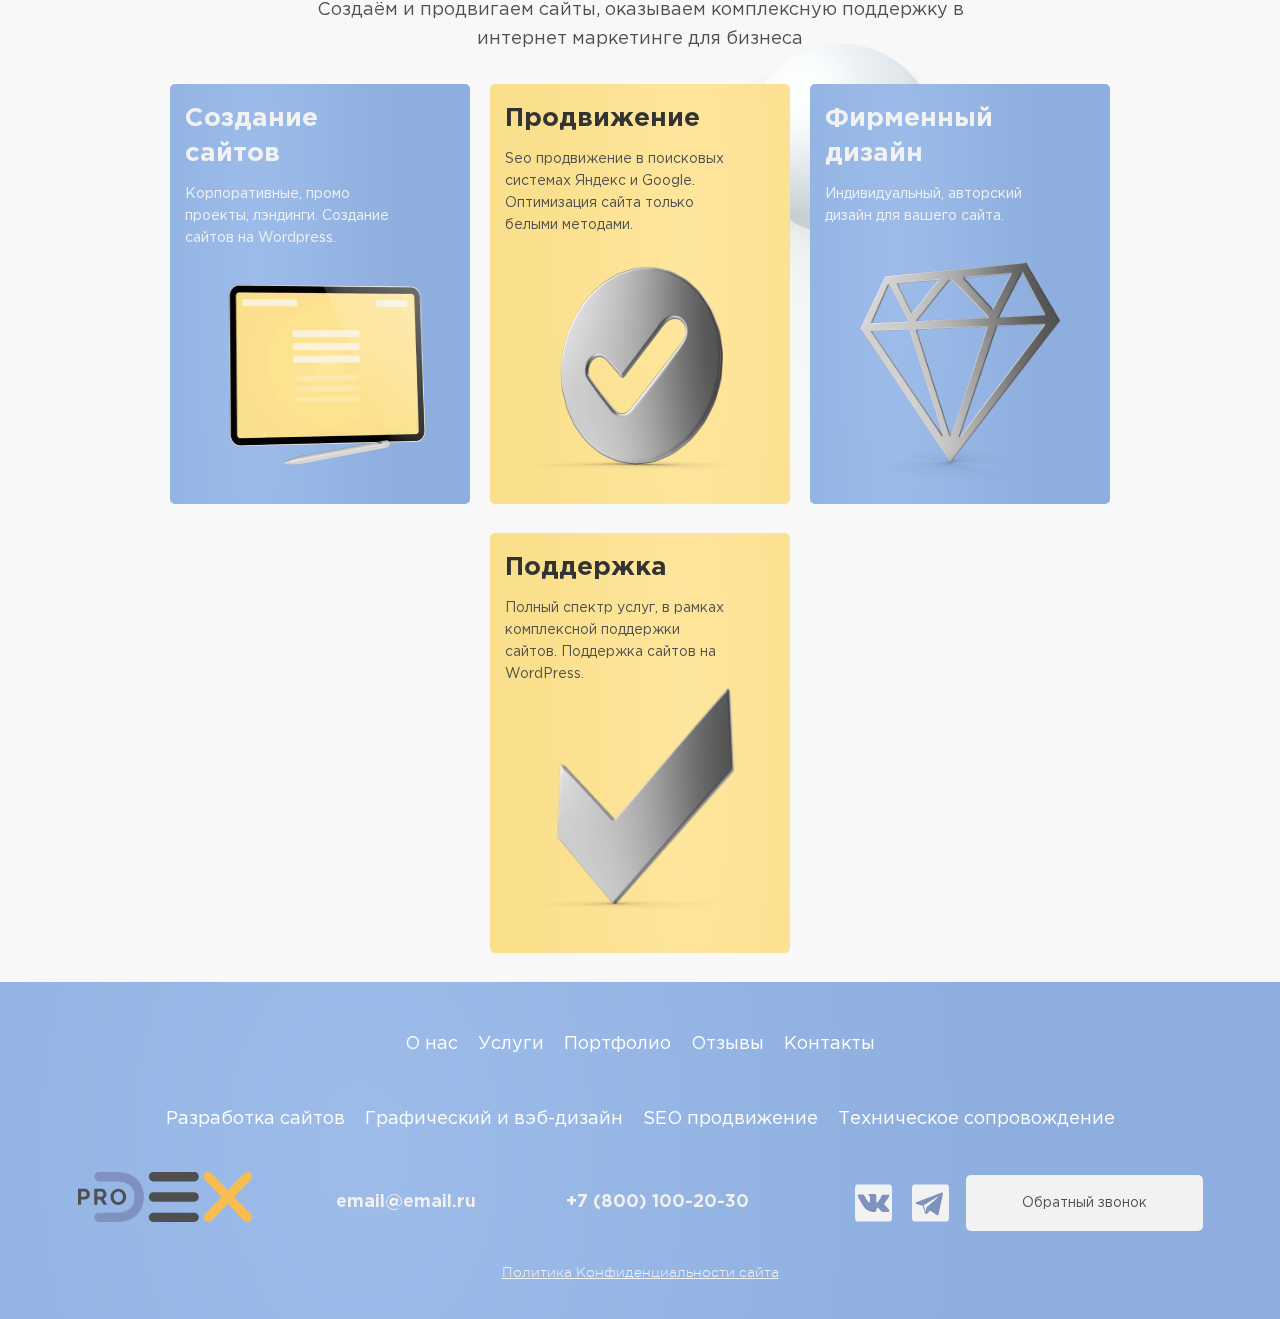
<file: reviews.html>
<!DOCTYPE html>
<html lang="ru">
  <head>
    <meta charset="UTF-8">
    <title>Разработка сайтов</title>
    <meta name="description" content="">
    <meta name="keywords" content="">
    <meta name="viewport" content="width=device-width, initial-scale=1.0">
    <meta http-equiv="X-UA-Compatible" content="ie=edge">
    <link rel="stylesheet" href="./wp-content/themes/twentytwenty-child/css/swiper-bundle.min.css">
    <link rel="stylesheet" href="./wp-content/themes/twentytwenty-child/css/main.css">
    <link rel="stylesheet" href="./wp-content/themes/twentytwenty-child/fonts/fonts.css">
    <script src="./wp-content/themes/twentytwenty-child/js/swiper-bundle.min.js" defer></script>
    <script src="./wp-content/themes/twentytwenty-child/js/main.js" defer></script>
    <link rel="icon" href="#!" type="image/x-icon">
    <link rel="shortcut icon" href="#!" type="image/x-icon">
    <link rel="apple-touch-icon" href="#!">
  </head>
  <body>
    <div class="wrap-feedback"></div>
    <div class="container-fluid">
      <div class="header header--reviews">
        <div class="ball ball--first"></div>
        <button class="cmn-toggle-switch cmn-toggle-switch__htx" id="menu__button"><span>toggle menu</span></button>
        <div class="container">
          <header class="header-top">
            <nav class="nav">
              <div class="logo logo--desktop"><a class="logo__link" href="index.html"><img src="./wp-content/themes/twentytwenty-child/img/icons/logo.svg" width="174" height="50" alt="Логотип компании DEX Development"></a></div>
              <ul class="nav-list">
                <li><a class="nav__link" href="about.html">О нас</a></li>
                <li><a class="nav__link nav__link--submenu" href="services.html">Услуги</a>
                  <ul class="sub-menu">
                    <li> <a class="nav__link" href="https://pro-dex.ru/uslugi/razrabotka-saitov/">Разработка сайтов</a></li>
                    <li> <a class="nav__link" href="https://pro-dex.ru/uslugi/seo-prodvizhenie/">Продвижение сайтов</a></li>
                    <li> <a class="nav__link" href="https://pro-dex.ru/uslugi/veb-dizajn/">Дизайн сайтов</a></li>
                    <li> <a class="nav__link" href="https://pro-dex.ru/uslugi/podderzhka-sajtov/">Поддержка сайтов</a></li>
                  </ul>
                </li>
                <li><a class="nav__link" href="portfolio.html">Портфолио</a></li>
                <li><a class="nav__link" href="reviews.html">Отзывы</a></li>
                <li><a class="nav__link" href="contacts.html">Контакты</a></li>
              </ul>
              <ul class="social-list">
                <li> <a href="https://vk.com/prodex.studio" target="_blank"><img src="./wp-content/themes/twentytwenty-child/img/icons/vk.svg" width="45" height="45" alt="Ссылка на группу в ВКонтакте"></a></li>
                <li> <a href="https://t.me/PavlovKirill" target="_blank"><img src="./wp-content/themes/twentytwenty-child/img/icons/telegram.svg" width="45" height="45" alt="Ссылка на канал в Телеграме"></a></li>
              </ul>
              <div class="ball ball--tenth"></div>
              <div class="ball ball--eleventh"></div>
              <div class="ball ball--twelveth"></div>
              <div class="phone"><a class="phone__link" href="tel:+78001002030">+7 (800) 100-20-30</a></div>
              <div class="btn btn--call">Обсудить проект</div>
            </nav>
          </header>
        </div>
        <div class="container container--no-padding--mobile">
          <div class="logo logo--mobile"><a class="logo__link" href="index.html"><img src="./wp-content/themes/twentytwenty-child/img/icons/logo.svg" width="174" height="50" alt="Логотип компании DEX Development"></a></div>
          <div class="header__content">
            <h1 class="main-title main-title--inner-page">Отзывы о нас</h1>
            <p class="page-text page-text--header">Помогаем клиентам зарабатывать. Посмотрите, что говорят о нас клиенты, которые <span class="page-text--bold">добились своих маркетинговых целей </span><span>благодаря сотрудничеству с нами. Надеемся, что скоро вы будете в их числе.</span></p>
          </div>
        </div>
      </div>
      <section class="reviews">
        <div class="container">
          <div class="reviews-cards"> 
            <div class="reviews__card">
              <div class="reviews__card-top">
                <h3 class="reviews__card-title">Ресторан «Bellisso»</h3>
                <div class="reviews__card-logo"><img src="./wp-content/themes/twentytwenty-child/img/review-logo.png" width="250" height="91" alt="Логотип ресторана Bellisso"></div>
              </div>
              <div class="reviews__card-video">
                <video preload="none" loop poster="./wp-content/themes/twentytwenty-child/img/video-poster.jpg">
                  <source src="#!" type="video/mp4">
                </video>
                <div class="video-play"></div>
              </div>
              <div class="reviews__card-text">Заказал небольшой сайт ресторана на популярном движке. Сделали всё в лучшем виде: уникальный дизайн, весь необходимый функционал, и базовую сео-подготовку. Подумываю о продолжении сотрудничества, теперь хочется попробовать сео-продвижение.</div>
              <div class="reviews__card-author reviews__card-author--bold">Алексеев А.В., <span class="reviews__card-author">директор</span></div><a class="reviews__card-link" href="#!">Посмотреть скан отзыва</a>
            </div>
            <div class="reviews__card">
              <div class="reviews__card-top">
                <h3 class="reviews__card-title">Ресторан «Bellisso»</h3>
                <div class="reviews__card-logo"><img src="./wp-content/themes/twentytwenty-child/img/review-logo.png" width="250" height="91" alt="Логотип ресторана Bellisso"></div>
              </div>
              <div class="reviews__card-video">
                <video preload="none" loop poster="./wp-content/themes/twentytwenty-child/img/video-poster.jpg">
                  <source src="#!" type="video/mp4">
                </video>
                <div class="video-play"></div>
              </div>
              <div class="reviews__card-text">Заказал небольшой сайт ресторана на популярном движке. Сделали всё в лучшем виде: уникальный дизайн, весь необходимый функционал, и базовую сео-подготовку. Подумываю о продолжении сотрудничества, теперь хочется попробовать сео-продвижение.</div>
              <div class="reviews__card-author reviews__card-author--bold">Алексеев А.В., <span class="reviews__card-author">директор</span></div><a class="reviews__card-link" href="#!">Посмотреть скан отзыва</a>
            </div>
            <div class="reviews__card">
              <div class="reviews__card-top">
                <h3 class="reviews__card-title">Ресторан «Bellisso»</h3>
                <div class="reviews__card-logo"><img src="./wp-content/themes/twentytwenty-child/img/review-logo.png" width="250" height="91" alt="Логотип ресторана Bellisso"></div>
              </div>
              <div class="reviews__card-text">Заказал небольшой сайт ресторана на популярном движке. Сделали всё в лучшем виде: уникальный дизайн, весь необходимый функционал, и базовую сео-подготовку. Подумываю о продолжении сотрудничества, теперь хочется попробовать сео-продвижение.</div>
              <div class="reviews__card-author reviews__card-author--bold">Алексеев А.В., <span class="reviews__card-author">директор</span></div><a class="reviews__card-link" href="#!">Посмотреть скан отзыва</a>
            </div>
            <div class="reviews__card">
              <div class="reviews__card-top">
                <h3 class="reviews__card-title">Ресторан «Bellisso»</h3>
                <div class="reviews__card-logo"><img src="./wp-content/themes/twentytwenty-child/img/review-logo.png" width="250" height="91" alt="Логотип ресторана Bellisso"></div>
              </div>
              <div class="reviews__card-text">Заказал небольшой сайт ресторана на популярном движке. Сделали всё в лучшем виде: уникальный дизайн, весь необходимый функционал, и базовую сео-подготовку. Подумываю о продолжении сотрудничества, теперь хочется попробовать сео-продвижение.</div>
              <div class="reviews__card-author reviews__card-author--bold">Алексеев А.В., <span class="reviews__card-author">директор</span></div><a class="reviews__card-link" href="#!">Посмотреть скан отзыва</a>
            </div>
          </div>
        </div>
      </section>
      <div class="container">
        <section class="directions">
          <h2 class="section__title section__title--reviews">Вэб-студия Digital <i>Exellence</i></h2>
          <p class="page-text page-text--reviews">Создаём и продвигаем сайты, оказываем комплексную поддержку в интернет маркетинге для бизнеса</p>
          <div class="directions-cards-wrap directions-cards-wrap--reviews">
            <div class="directions-cards"><a class="directions__card" href="webdevelopment.html"> 
                <h3 class="card__title card__title--white">Создание сайтов</h3>
                <p class="card__text card__text--white">Корпоративные, промо проекты, лэндинги. Создание сайтов на Wordpress.</p>
                <div class="card__img">
                  <picture>
                    <source type="image/webp" media="(min-width: 1440px)" srcset="./wp-content/themes/twentytwenty-child/img/directions-screen-lg@1x.webp 1x, ./wp-content/themes/twentytwenty-child/img/directions-screen-lg@2x.webp 2x"><img src="./wp-content/themes/twentytwenty-child/img/directions-screen-lg@1x.png" srcset="./wp-content/themes/twentytwenty-child/img/directions-screen-lg@2x.png 2x" alt="" width="339" height="280">
                  </picture>
                </div></a><a class="directions__card" href="seo-promotion.html"> 
                <h3 class="card__title">Продвижение</h3>
                <p class="card__text">Seo продвижение в поисковых системах Яндекс и Google. Оптимизация сайта только белыми методами.</p>
                <div class="card__img">
                  <picture>
                    <source type="image/webp" media="(min-width: 1440px)" srcset="./wp-content/themes/twentytwenty-child/img/directions-circlecheck@1x.webp 1x, ./wp-content/themes/twentytwenty-child/img/directions-circlecheck@2x.webp 2x"><img src="./wp-content/themes/twentytwenty-child/img/directions-circlecheck@1x.png" srcset="./wp-content/themes/twentytwenty-child/img/directions-circlecheck@2x.png 2x" alt="" width="345" height="280">
                  </picture>
                </div></a><a class="directions__card" href="web-design.html"> 
                <h3 class="card__title card__title--white">Фирменный дизайн</h3>
                <p class="card__text card__text--white">Индивидуальный, авторский дизайн для вашего сайта.</p>
                <div class="card__img">
                  <picture>
                    <source type="image/webp" media="(min-width: 1440px)" srcset="./wp-content/themes/twentytwenty-child/img/directions-diamond@1x.webp 1x, ./wp-content/themes/twentytwenty-child/img/directions-diamond@2x.webp 2x"><img src="./wp-content/themes/twentytwenty-child/img/directions-diamond@1x.png" srcset="./wp-content/themes/twentytwenty-child/img/directions-diamond@2x.png 2x" alt="" width="345" height="280">
                  </picture>
                </div></a><a class="directions__card" href="support.html"> 
                <h3 class="card__title">Поддержка</h3>
                <p class="card__text">Полный спектр услуг, в рамках комплексной поддержки сайтов. Поддержка сайтов на WordPress.</p>
                <div class="card__img">
                  <picture>
                    <source type="image/webp" media="(min-width: 1440px)" srcset="./wp-content/themes/twentytwenty-child/img/directions-checkmark@1x.webp 1x, ./wp-content/themes/twentytwenty-child/img/directions-checkmark@2x.webp 2x"><img src="./wp-content/themes/twentytwenty-child/img/directions-checkmark@1x.png" srcset="./wp-content/themes/twentytwenty-child/img/directions-checkmark@2x.png 2x" alt="" width="345" height="280">
                  </picture>
                </div></a></div>
          </div>
        </section>
      </div>
      <footer class="footer">
        <div class="container">
          <nav class="nav">
            <ul class="nav-list--footer">
              <li class="nav__item"><a class="nav__link nav__link--footer" href="about.html">О нас</a></li>
              <li class="nav__item"><a class="nav__link nav__link--footer" href="services.html">Услуги</a></li>
              <li class="nav__item"><a class="nav__link nav__link--footer" href="portfolio.html">Портфолио</a></li>
              <li class="nav__item"><a class="nav__link nav__link--footer" href="reviews.html">Отзывы</a></li>
              <li class="nav__item"><a class="nav__link nav__link--footer" href="contacts.html">Контакты</a></li>
            </ul>
          </nav>
          <nav class="nav">
            <ul class="nav-list--footer-bottom">
              <li class="nav__item"><a class="nav__link nav__link--footer" href="webdevelopment.html">Разработка сайтов</a></li>
              <li class="nav__item"><a class="nav__link nav__link--footer" href="web-design.html">Графический и вэб-дизайн</a></li>
              <li class="nav__item"><a class="nav__link nav__link--footer" href="seo-promotion.html">SEO продвижение</a></li>
              <li class="nav__item"><a class="nav__link nav__link--footer" href="support.html">Техническое сопровождение</a></li>
            </ul>
          </nav>
          <div class="footer__inner">
            <div class="logo logo--desktop logo--desktop-footer"><a class="logo__link" href="index.html"><img src="./wp-content/themes/twentytwenty-child/img/icons/logo.svg" width="174" height="50" alt="Логотип компании DEX Development"></a></div>
            <div class="contacts__item contacts__item--footer"> <a class="email__link email__link--footer" href="mailto:email@email.ru">email@email.ru</a></div>
            <div class="phone phone--footer"><a class="phone__link phone__link--footer" href="tel:+78001002030">+7 (800) 100-20-30</a></div>
            <ul class="social-list social-list--footer">
              <li> <a href="https://vk.com/prodex.studio" target="_blank"><img src="./wp-content/themes/twentytwenty-child/img/icons/vk-white.svg" width="45" height="45" alt="Ссылка на группу в ВКонтакте"></a></li>
              <li> <a href="https://t.me/PavlovKirill" target="_blank"><img src="./wp-content/themes/twentytwenty-child/img/icons/telegram-white.svg" width="45" height="45" alt="Ссылка на канал в Телеграме"></a></li>
            </ul>
            <div class="btn btn--call btn--call-footer">Обратный звонок</div>
          </div>
          <div class="policy"><a class="policy__link" href="#!">Политика Конфиденциальности сайта</a></div>
        </div>
      </footer>
    </div>
    <div class="modal--thanks">
      <div class="modal__close-thanks"></div>
      <div class="modal--thanks-content">
        <div class="form__title form__title--thanks">Спасибо за заявку!</div>
        <div class="form__subtitle form__subtitle--thanks">Мы свяжемся с вами в самое ближайшее время, в рабочие часы</div>
      </div>
    </div>
  </body>
</html>
</file>
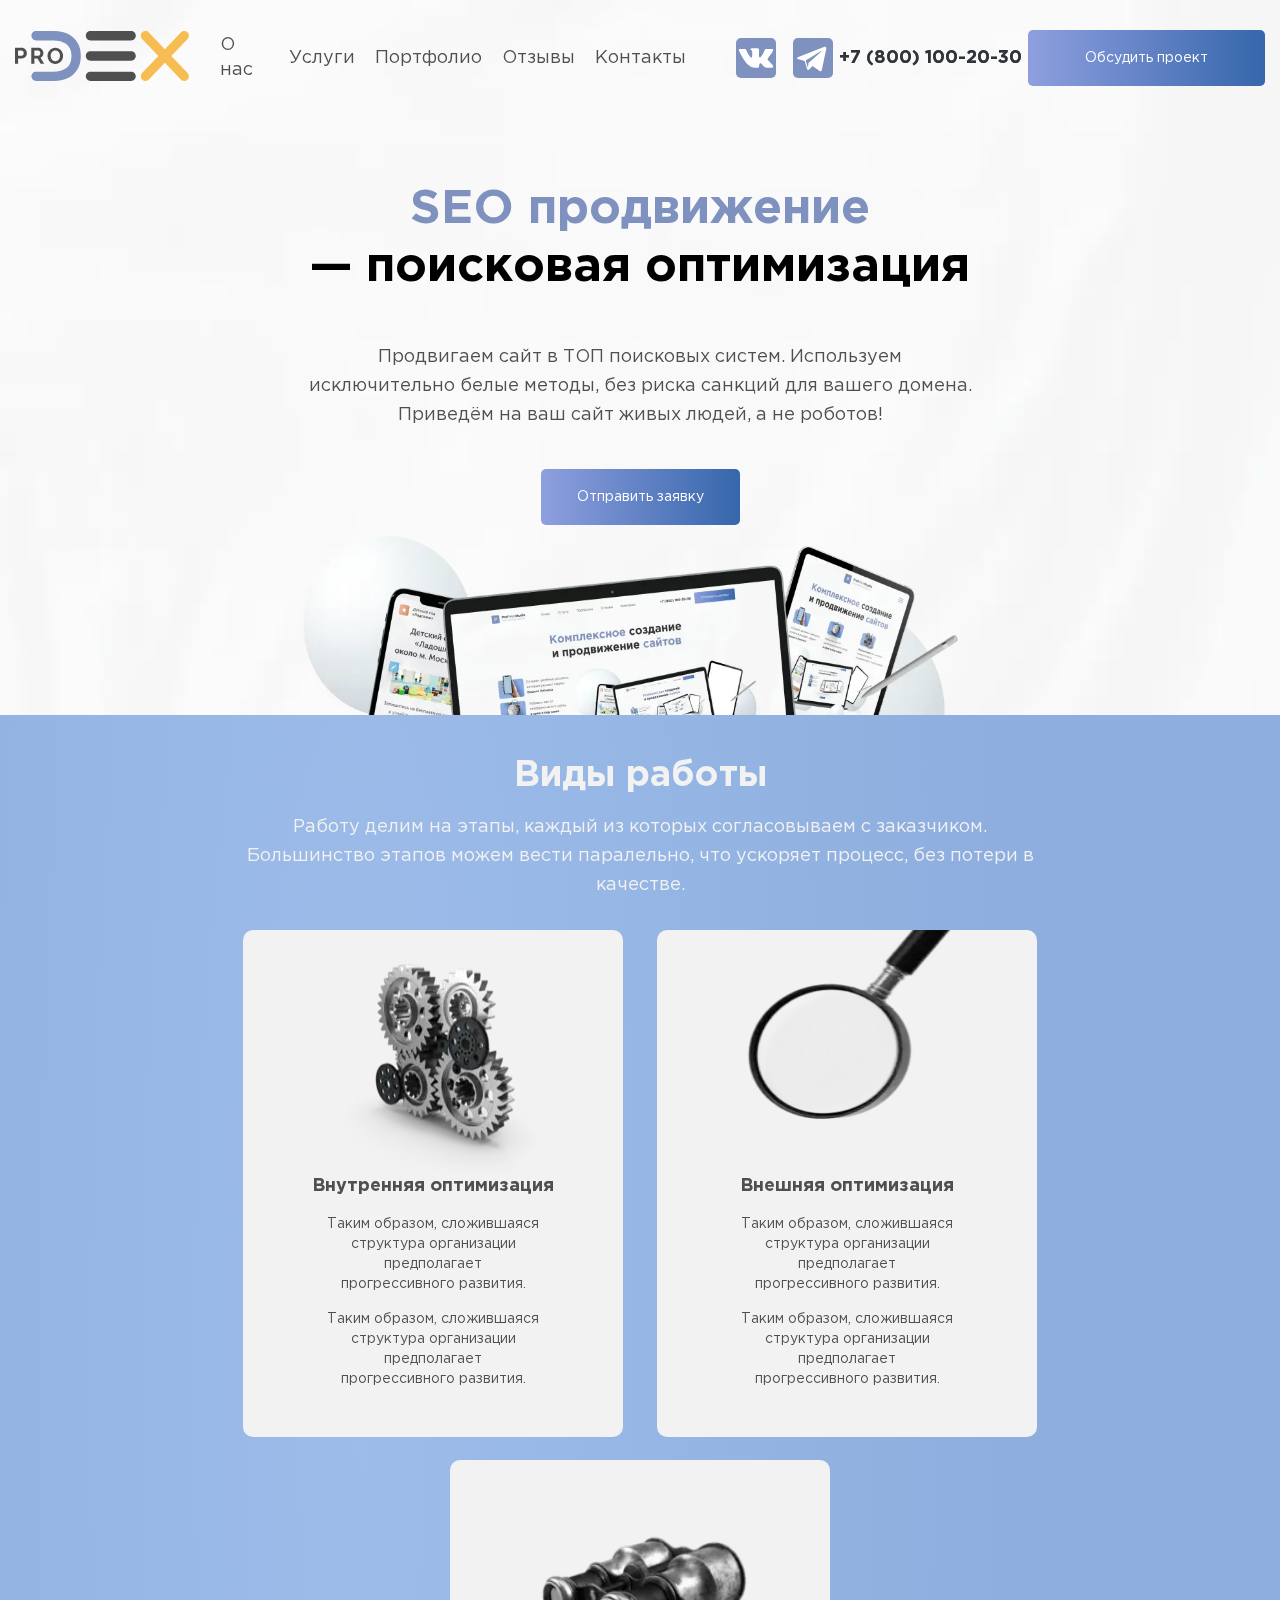
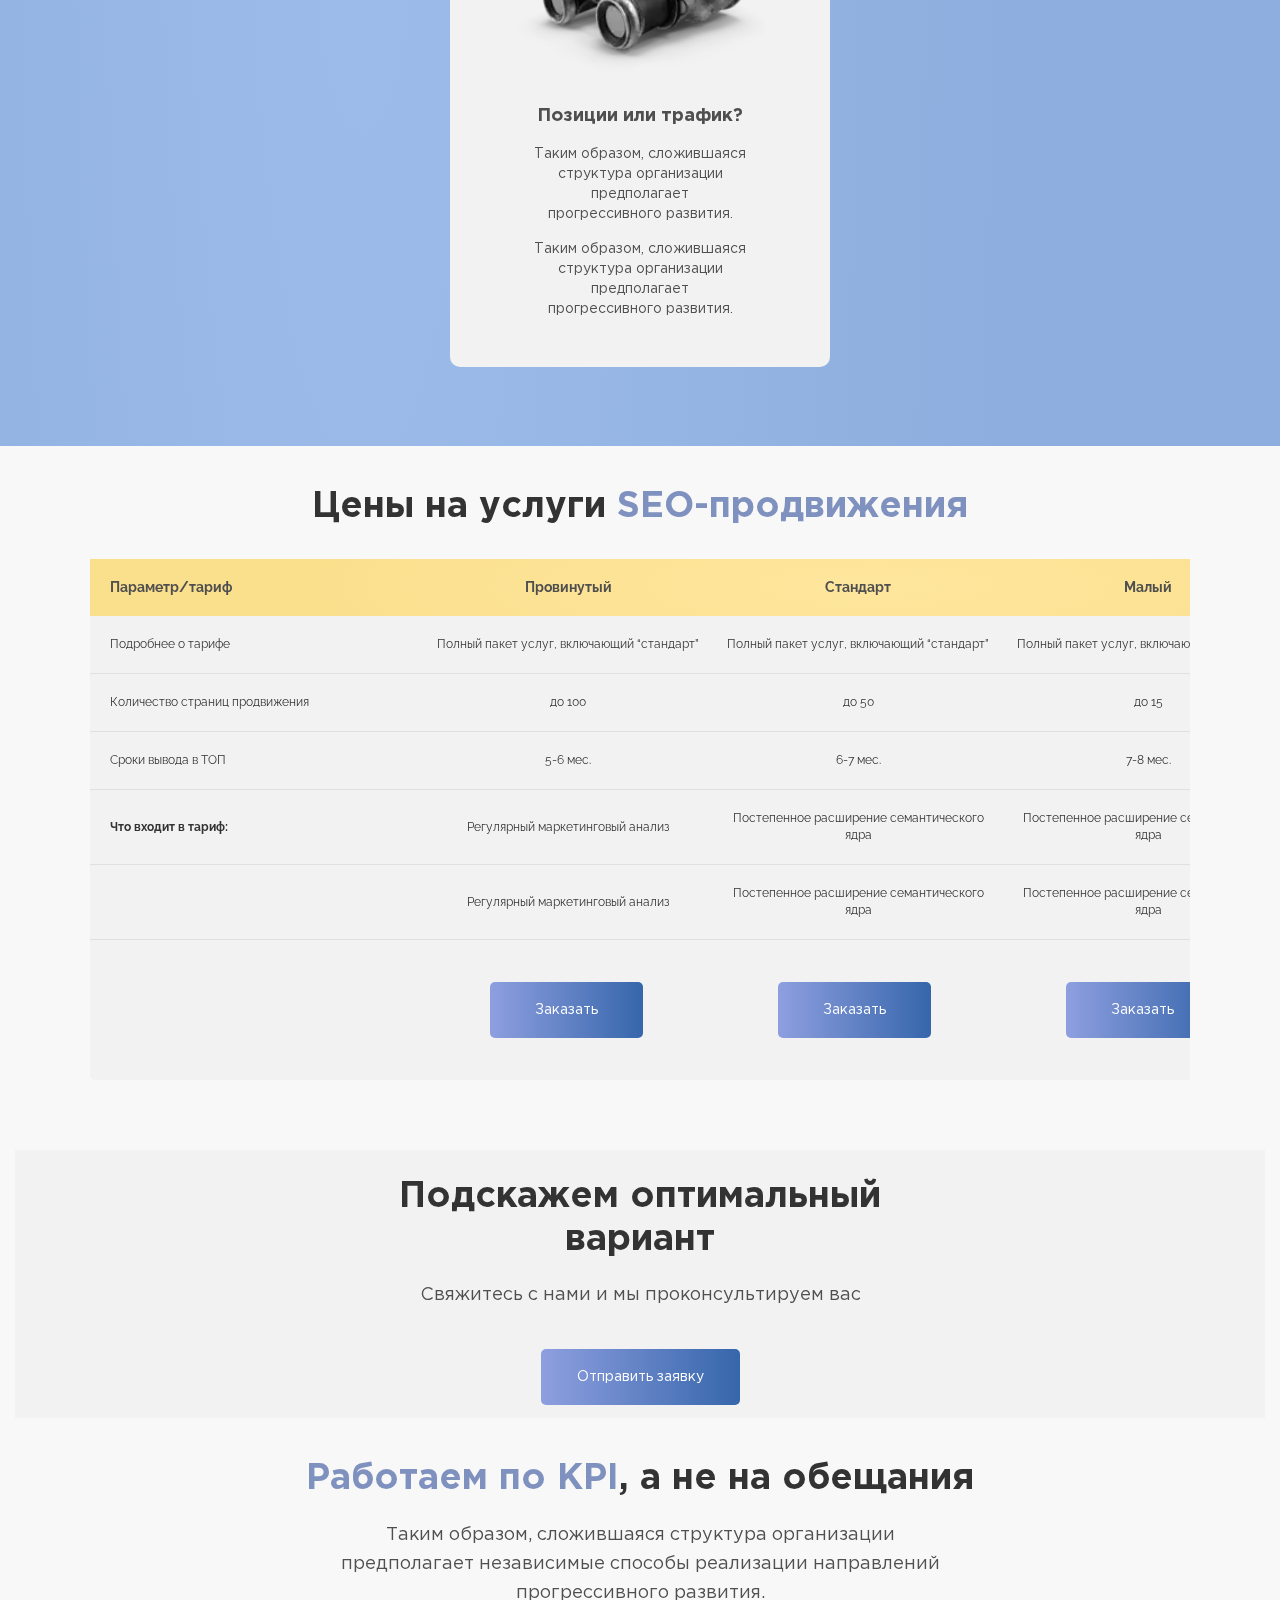
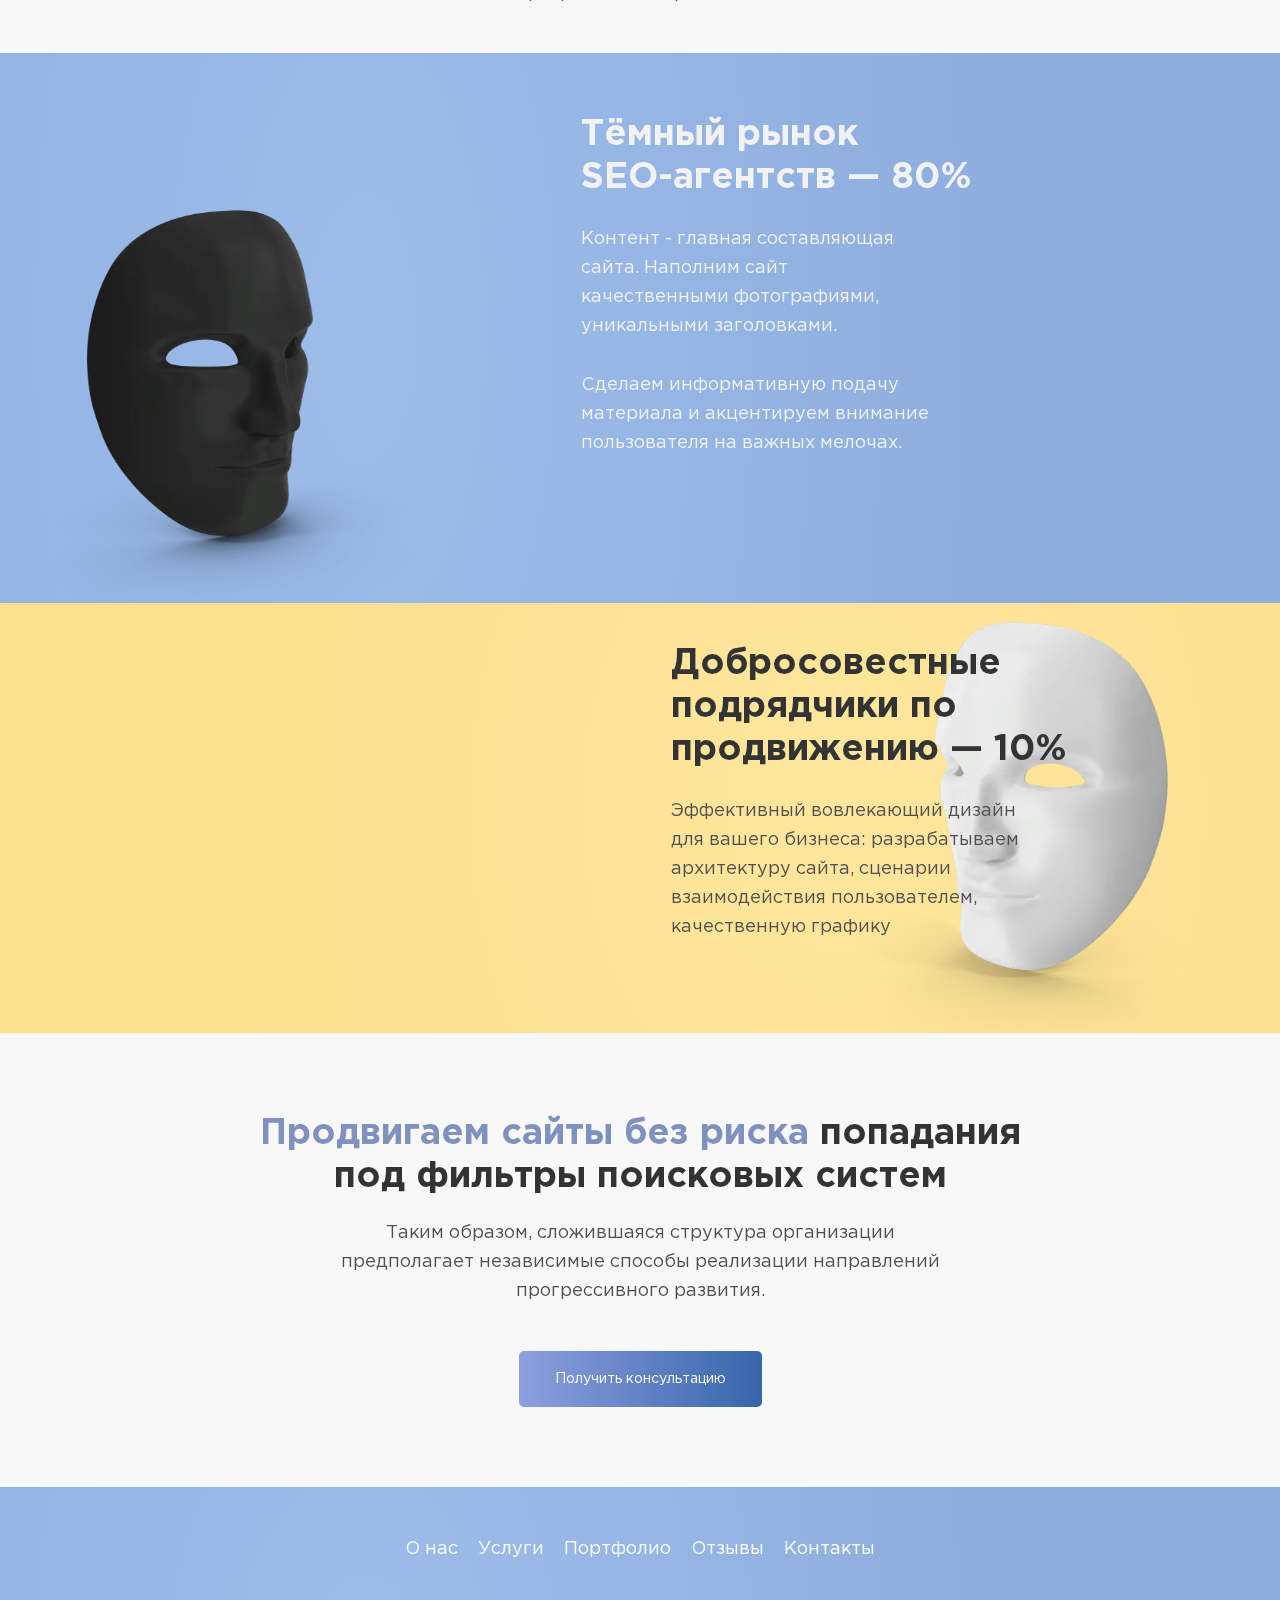
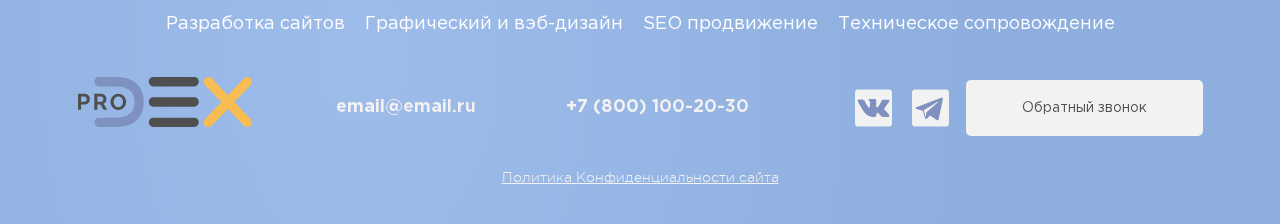
<file: seo-promotion.html>
<!DOCTYPE html>
<html lang="ru">
  <head>
    <meta charset="UTF-8">
    <title>Разработка сайтов</title>
    <meta name="description" content="">
    <meta name="keywords" content="">
    <meta name="viewport" content="width=device-width, initial-scale=1.0">
    <meta http-equiv="X-UA-Compatible" content="ie=edge">
    <link rel="stylesheet" href="./wp-content/themes/twentytwenty-child/css/swiper-bundle.min.css">
    <link rel="stylesheet" href="./wp-content/themes/twentytwenty-child/css/main.css">
    <link rel="stylesheet" href="./wp-content/themes/twentytwenty-child/fonts/fonts.css">
    <script src="./wp-content/themes/twentytwenty-child/js/swiper-bundle.min.js" defer></script>
    <script src="./wp-content/themes/twentytwenty-child/js/main.js" defer></script>
    <link rel="icon" href="#!" type="image/x-icon">
    <link rel="shortcut icon" href="#!" type="image/x-icon">
    <link rel="apple-touch-icon" href="#!">
  </head>
  <body>
    <div class="wrap-feedback"></div>
    <div class="container-fluid">
      <div class="header header--promotion">
        <div class="ball ball--first"></div>
        <button class="cmn-toggle-switch cmn-toggle-switch__htx" id="menu__button"><span>toggle menu</span></button>
        <div class="container">
          <header class="header-top">
            <nav class="nav">
              <div class="logo logo--desktop"><a class="logo__link" href="index.html"><img src="./wp-content/themes/twentytwenty-child/img/icons/logo.svg" width="174" height="50" alt="Логотип компании DEX Development"></a></div>
              <ul class="nav-list">
                <li><a class="nav__link" href="about.html">О нас</a></li>
                <li><a class="nav__link nav__link--submenu" href="services.html">Услуги</a>
                  <ul class="sub-menu">
                    <li> <a class="nav__link" href="https://pro-dex.ru/uslugi/razrabotka-saitov/">Разработка сайтов</a></li>
                    <li> <a class="nav__link" href="https://pro-dex.ru/uslugi/seo-prodvizhenie/">Продвижение сайтов</a></li>
                    <li> <a class="nav__link" href="https://pro-dex.ru/uslugi/veb-dizajn/">Дизайн сайтов</a></li>
                    <li> <a class="nav__link" href="https://pro-dex.ru/uslugi/podderzhka-sajtov/">Поддержка сайтов</a></li>
                  </ul>
                </li>
                <li><a class="nav__link" href="portfolio.html">Портфолио</a></li>
                <li><a class="nav__link" href="reviews.html">Отзывы</a></li>
                <li><a class="nav__link" href="contacts.html">Контакты</a></li>
              </ul>
              <ul class="social-list">
                <li> <a href="https://vk.com/prodex.studio" target="_blank"><img src="./wp-content/themes/twentytwenty-child/img/icons/vk.svg" width="45" height="45" alt="Ссылка на группу в ВКонтакте"></a></li>
                <li> <a href="https://t.me/PavlovKirill" target="_blank"><img src="./wp-content/themes/twentytwenty-child/img/icons/telegram.svg" width="45" height="45" alt="Ссылка на канал в Телеграме"></a></li>
              </ul>
              <div class="ball ball--tenth"></div>
              <div class="ball ball--eleventh"></div>
              <div class="ball ball--twelveth"></div>
              <div class="phone"><a class="phone__link" href="tel:+78001002030">+7 (800) 100-20-30</a></div>
              <div class="btn btn--call">Обсудить проект</div>
            </nav>
          </header>
        </div>
        <div class="container container--no-padding--mobile">
          <div class="logo logo--mobile"><a class="logo__link" href="index.html"><img src="./wp-content/themes/twentytwenty-child/img/icons/logo.svg" width="174" height="50" alt="Логотип компании DEX Development"></a></div>
          <div class="header__content">
            <h1 class="main-title main-title--inner-page"><i>SEO продвижение</i> <br> — поисковая оптимизация</h1>
            <p class="page-text page-text--header page-text--header-promotion">Продвигаем сайт в ТОП поисковых систем. Используем исключительно белые методы, без риска санкций для вашего домена. <br> Приведём на ваш сайт живых людей, а не роботов!</p>
            <button class="btn btn--application">Отправить заявку</button>
            <div class="devices-img devices-img--short"></div>
          </div>
        </div>
      </div>
      <section class="work-types">
        <div class="container">
          <div class="work-stages__content"> 
            <h2 class="section__title section__title--white section__title--work-stages">Виды работы</h2>
            <p class="page-text page-text--white page-text--work-stages">Работу делим на этапы, каждый из которых согласовываем с заказчиком. Большинство этапов можем вести паралельно, что ускоряет процесс, без потери в качестве.</p>
            <div class="work-types-cards"> 
              <div class="work-types__card">
                <div class="card__img">
                  <picture>
                    <source type="image/webp" media="(min-width: 1440px)" srcset="./wp-content/themes/twentytwenty-child/img/gear-small-lg@1x.webp 1x, ./wp-content/themes/twentytwenty-child/img/gear-small-lg@2x.webp 2x">
                    <source media="(min-width: 1440px)" srcset="./wp-content/themes/twentytwenty-child/img/gear-small-lg@1x.png 1x, ./wp-content/themes/twentytwenty-child/img/gear-small-lg@2x.png 2x">
                    <source type="image/webp" srcset="./wp-content/themes/twentytwenty-child/img/gear-small-sm@1x.webp 1x, ./wp-content/themes/twentytwenty-child/img/gear-small-sm@2x.webp 2x"><img src="./wp-content/themes/twentytwenty-child/img/gear-small-sm@1x.png" srcset="./wp-content/themes/twentytwenty-child/img/gear-small-sm@2x.png 2x" alt="" width="312" height="286">
                  </picture>
                </div>
                <h3 class="card__title">Внутренняя оптимизация</h3>
                <p class="card__text">Таким образом, сложившаяся структура организации предполагает прогрессивного развития. </p>
                <p class="card__text">Таким образом, сложившаяся структура организации предполагает прогрессивного развития. </p>
              </div>
              <div class="work-types__card">
                <div class="card__img">
                  <picture>
                    <source type="image/webp" media="(min-width: 1440px)" srcset="./wp-content/themes/twentytwenty-child/img/magnifier-small-lg@1x.webp 1x, ./wp-content/themes/twentytwenty-child/img/magnifier-small-lg@2x.webp 2x">
                    <source media="(min-width: 1440px)" srcset="./wp-content/themes/twentytwenty-child/img/magnifier-small-lg@1x.png 1x, ./wp-content/themes/twentytwenty-child/img/magnifier-small-lg@2x.png 2x">
                    <source type="image/webp" srcset="./wp-content/themes/twentytwenty-child/img/magnifier-small-sm@1x.webp 1x, ./wp-content/themes/twentytwenty-child/img/magnifier-small-sm@2x.webp 2x"><img src="./wp-content/themes/twentytwenty-child/img/magnifier-small-sm@1x.png" srcset="./wp-content/themes/twentytwenty-child/img/magnifier-small-sm@2x.png 2x" alt="" width="250" height="304">
                  </picture>
                </div>
                <h3 class="card__title">Внешняя оптимизация</h3>
                <p class="card__text">Таким образом, сложившаяся структура организации предполагает прогрессивного развития. </p>
                <p class="card__text">Таким образом, сложившаяся структура организации предполагает прогрессивного развития. </p>
              </div>
              <div class="work-types__card">
                <div class="card__img">
                  <picture>
                    <source type="image/webp" media="(min-width: 1440px)" srcset="./wp-content/themes/twentytwenty-child/img/binoculars-small-lg@1x.webp 1x, ./wp-content/themes/twentytwenty-child/img/binoculars-small-lg@2x.webp 2x">
                    <source media="(min-width: 1440px)" srcset="./wp-content/themes/twentytwenty-child/img/binoculars-small-lg@1x.png 1x, ./wp-content/themes/twentytwenty-child/img/binoculars-small-lg@2x.png 2x">
                    <source type="image/webp" srcset="./wp-content/themes/twentytwenty-child/img/binoculars-small-sm@1x.webp 1x, ./wp-content/themes/twentytwenty-child/img/binoculars-small-sm@2x.webp 2x"><img src="./wp-content/themes/twentytwenty-child/img/binoculars-small-sm@1x.png" srcset="./wp-content/themes/twentytwenty-child/img/binoculars-small-sm@2x.png 2x" alt="" width="316" height="286">
                  </picture>
                </div>
                <h3 class="card__title">Позиции или трафик?</h3>
                <p class="card__text">Таким образом, сложившаяся структура организации предполагает прогрессивного развития. </p>
                <p class="card__text">Таким образом, сложившаяся структура организации предполагает прогрессивного развития. </p>
              </div>
            </div>
          </div>
        </div>
      </section>
      <section class="tariff">
        <div class="container">
          <div class="work-stages__inner">
            <h2 class="section__title section__title--tariff">Цены на услуги <i>SEO-продвижения</i></h2>
            <div class="tariff__table-wrap tariff__table-wrap--seo">
              <table class="tariff__table">
                <tr class="table-head">
                  <th class="table-head__title table-head__title--long">Параметр/тариф</th>
                  <th class="table-head__title">Провинутый</th>
                  <th class="table-head__title">Стандарт</th>
                  <th class="table-head__title">Малый</th>
                </tr>
                <tr> 
                  <td class="table__text table__text--long">Подробнее о тарифе</td>
                  <td class="table__text">Полный пакет услуг, включающий “стандарт”</td>
                  <td class="table__text">Полный пакет услуг, включающий “стандарт”</td>
                  <td class="table__text">Полный пакет услуг, включающий “стандарт”</td>
                </tr>
                <tr> 
                  <td class="table__text table__text--long">Количество страниц продвижения</td>
                  <td class="table__text">до 100</td>
                  <td class="table__text">до 50</td>
                  <td class="table__text">до 15</td>
                </tr>
                <tr> 
                  <td class="table__text table__text--long">Сроки вывода в ТОП</td>
                  <td class="table__text">5-6 мес.</td>
                  <td class="table__text">6-7 мес.</td>
                  <td class="table__text">7-8 мес.</td>
                </tr>
                <tr> 
                  <td class="table__text table__text--long table__text--bold">Что входит в тариф:</td>
                  <td class="table__text">Регулярный маркетинговый анализ</td>
                  <td class="table__text">Постепенное расширение семантического ядра</td>
                  <td class="table__text">Постепенное расширение семантического ядра</td>
                </tr>
                <tr> 
                  <td class="table__text table__text--long"></td>
                  <td class="table__text">Регулярный маркетинговый анализ</td>
                  <td class="table__text">Постепенное расширение семантического ядра</td>
                  <td class="table__text">Постепенное расширение семантического ядра</td>
                </tr>
                <tr class="table-btns"> 
                  <td class="table__text table__text--long"></td>
                  <td class="table__btn">
                    <button class="btn btn--table">Заказать</button>
                  </td>
                  <td class="table__btn">
                    <button class="btn btn--table">Заказать</button>
                  </td>
                  <td class="table__btn">
                    <button class="btn btn--table">Заказать</button>
                  </td>
                </tr>
              </table>
            </div>
          </div>
        </div>
      </section>
      <div class="container">
        <section class="price__bottom price__bottom--seo">
          <div class="ball ball--eighth"></div>
          <h2 class="section__title section__title--price-bottom">Подскажем оптимальный вариант</h2>
          <p class="page-text price__text">Свяжитесь с нами и мы проконсультируем вас</p>
          <button class="btn btn--application btn--brief">Отправить заявку</button>
        </section>
      </div>
      <section class="text-block">
        <div class="header__content header__content--text-block">
          <h2 class="section__title section__title--text-block"><i>Работаем по KPI</i>, а не на обещания</h2>
          <p class="page-text page-text--text-block">Таким образом, сложившаяся структура организации предполагает независимые способы реализации направлений прогрессивного развития.</p>
        </div>
      </section>
      <section class="content content--black-market">
        <div class="container container--no-padding">
          <div class="content__inner content__inner--black-market">
            <div class="content__right">
              <h2 class="section__title section__title--white section__title--black-market">Тёмный рынок <br> SEO-агентств — 80%</h2>
              <p class="page-text page-text--white content__text">Контент - главная составляющая сайта. Наполним сайт качественными фотографиями, уникальными заголовками.</p>
              <p class="page-text page-text--white content__text">Сделаем информативную подачу материала и акцентируем  внимание пользователя на важных мелочах.</p>
            </div>
            <div class="black-market__img">
              <picture> 
                <source type="image/webp" media="(max-width: 768px)" srcset="./wp-content/themes/twentytwenty-child/img/mask-black-sm@1x.webp 1x, ./wp-content/themes/twentytwenty-child/img/mask-black-sm@2x.webp 2x"><img src="./wp-content/themes/twentytwenty-child/img/mask-black-sm@1x.png" srcset="./wp-content/themes/twentytwenty-child/img/mask-black-sm@2x.png 2x" alt="" width="414" height="421">
              </picture>
            </div>
          </div>
        </div>
      </section>
      <section class="design design--contractors">
        <div class="container container--no-padding">
          <div class="design__inner design__inner--contractors">
            <div class="design__left">
              <h2 class="section__title section__title--contractors">Добросовестные подрядчики по продвижению — 10%</h2>
              <p class="page-text design__text">Эффективный вовлекающий дизайн для вашего бизнеса: разрабатываем архитектуру сайта, сценарии взаимодействия пользователем, качественную графику</p>
            </div>
            <div class="contractors-market__img">
              <picture> 
                <source type="image/webp" media="(max-width: 768px)" srcset="./wp-content/themes/twentytwenty-child/img/mask-white-sm@1x.webp 1x, ./wp-content/themes/twentytwenty-child/img/mask-white-sm@2x.webp 2x"><img src="./wp-content/themes/twentytwenty-child/img/mask-white-sm@1x.png" srcset="./wp-content/themes/twentytwenty-child/img/mask-white-sm@2x.png 2x" alt="" width="414" height="421">
              </picture>
            </div>
          </div>
        </div>
      </section>
      <section class="text-block text-block--long">
        <div class="header__content header__content--text-block">
          <h2 class="section__title section__title--text-block"><i>Продвигаем сайты без риска</i> попадания под фильтры поисковых систем</h2>
          <p class="page-text page-text--text-block page-text--text-block-long">Таким образом, сложившаяся структура организации предполагает независимые способы реализации направлений прогрессивного развития.</p>
          <button class="btn btn--application">Получить консультацию</button>
        </div>
      </section>
      <footer class="footer">
        <div class="container">
          <nav class="nav">
            <ul class="nav-list--footer">
              <li class="nav__item"><a class="nav__link nav__link--footer" href="about.html">О нас</a></li>
              <li class="nav__item"><a class="nav__link nav__link--footer" href="services.html">Услуги</a></li>
              <li class="nav__item"><a class="nav__link nav__link--footer" href="portfolio.html">Портфолио</a></li>
              <li class="nav__item"><a class="nav__link nav__link--footer" href="reviews.html">Отзывы</a></li>
              <li class="nav__item"><a class="nav__link nav__link--footer" href="contacts.html">Контакты</a></li>
            </ul>
          </nav>
          <nav class="nav">
            <ul class="nav-list--footer-bottom">
              <li class="nav__item"><a class="nav__link nav__link--footer" href="webdevelopment.html">Разработка сайтов</a></li>
              <li class="nav__item"><a class="nav__link nav__link--footer" href="web-design.html">Графический и вэб-дизайн</a></li>
              <li class="nav__item"><a class="nav__link nav__link--footer" href="seo-promotion.html">SEO продвижение</a></li>
              <li class="nav__item"><a class="nav__link nav__link--footer" href="support.html">Техническое сопровождение</a></li>
            </ul>
          </nav>
          <div class="footer__inner">
            <div class="logo logo--desktop logo--desktop-footer"><a class="logo__link" href="index.html"><img src="./wp-content/themes/twentytwenty-child/img/icons/logo.svg" width="174" height="50" alt="Логотип компании DEX Development"></a></div>
            <div class="contacts__item contacts__item--footer"> <a class="email__link email__link--footer" href="mailto:email@email.ru">email@email.ru</a></div>
            <div class="phone phone--footer"><a class="phone__link phone__link--footer" href="tel:+78001002030">+7 (800) 100-20-30</a></div>
            <ul class="social-list social-list--footer">
              <li> <a href="https://vk.com/prodex.studio" target="_blank"><img src="./wp-content/themes/twentytwenty-child/img/icons/vk-white.svg" width="45" height="45" alt="Ссылка на группу в ВКонтакте"></a></li>
              <li> <a href="https://t.me/PavlovKirill" target="_blank"><img src="./wp-content/themes/twentytwenty-child/img/icons/telegram-white.svg" width="45" height="45" alt="Ссылка на канал в Телеграме"></a></li>
            </ul>
            <div class="btn btn--call btn--call-footer">Обратный звонок</div>
          </div>
          <div class="policy"><a class="policy__link" href="#!">Политика Конфиденциальности сайта</a></div>
        </div>
      </footer>
    </div>
    <div class="modal--thanks">
      <div class="modal__close-thanks"></div>
      <div class="modal--thanks-content">
        <div class="form__title form__title--thanks">Спасибо за заявку!</div>
        <div class="form__subtitle form__subtitle--thanks">Мы свяжемся с вами в самое ближайшее время, в рабочие часы</div>
      </div>
    </div>
  </body>
</html>
</file>
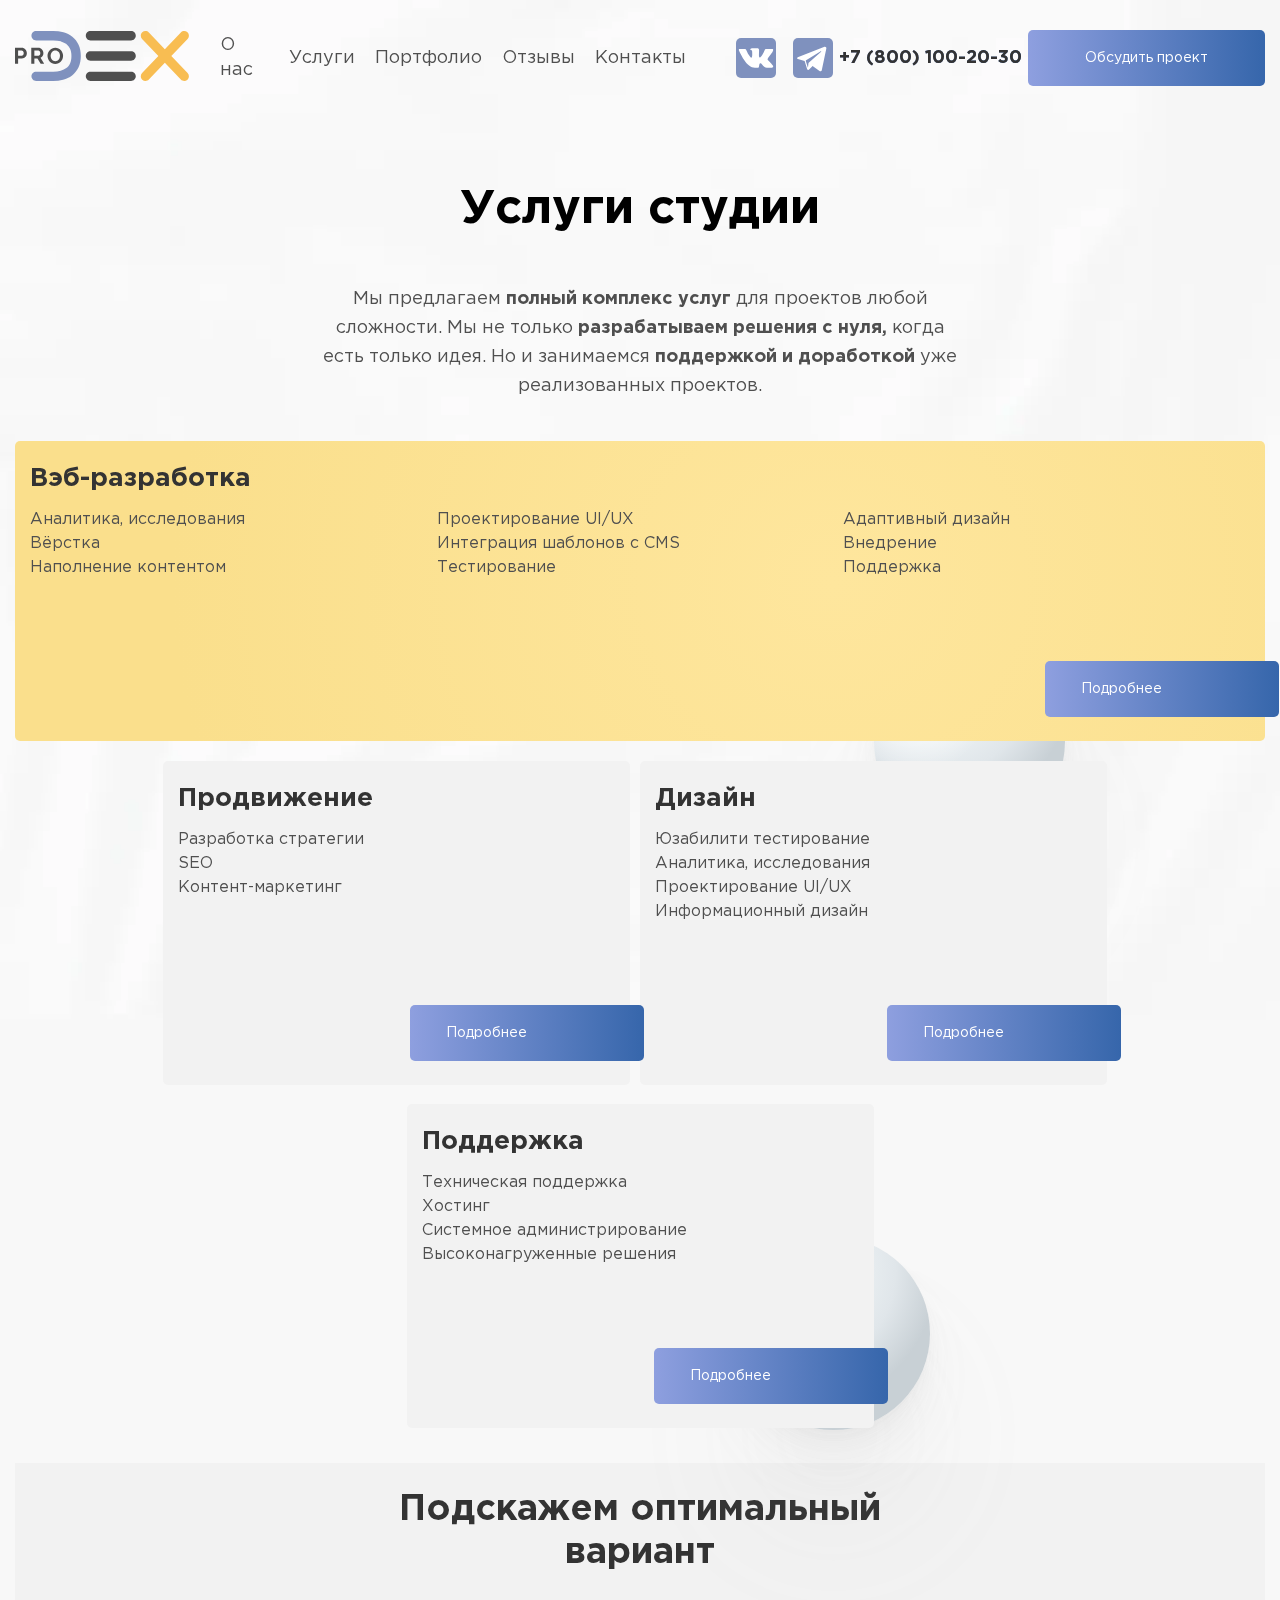
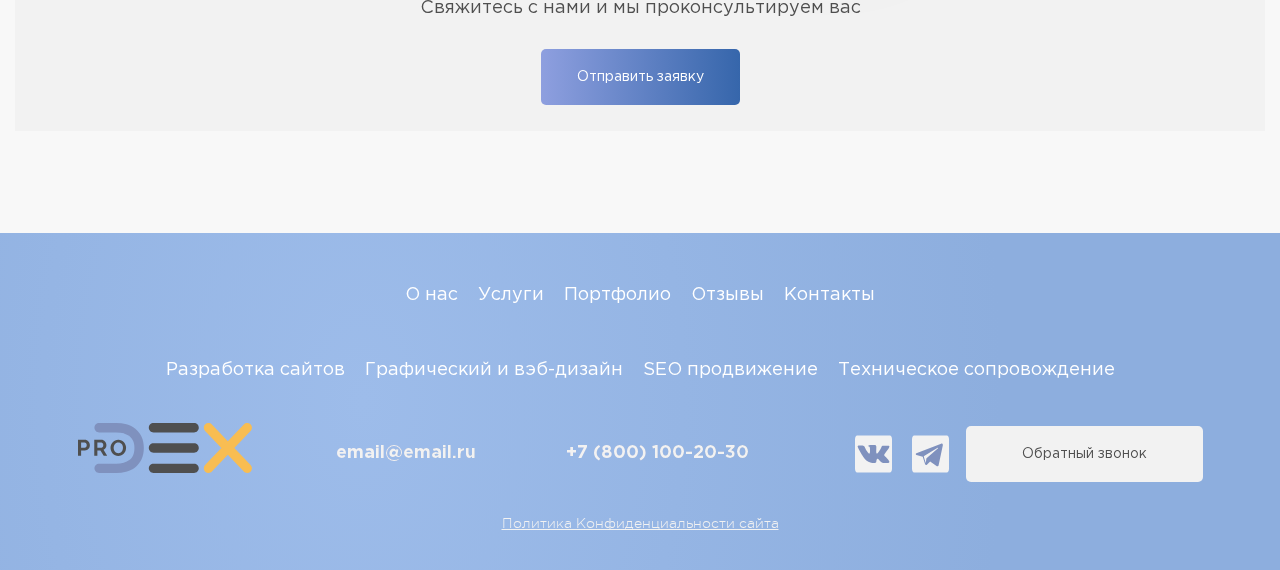
<file: services.html>
<!DOCTYPE html>
<html lang="ru">
  <head>
    <meta charset="UTF-8">
    <title>Разработка сайтов</title>
    <meta name="description" content="">
    <meta name="keywords" content="">
    <meta name="viewport" content="width=device-width, initial-scale=1.0">
    <meta http-equiv="X-UA-Compatible" content="ie=edge">
    <link rel="stylesheet" href="./wp-content/themes/twentytwenty-child/css/swiper-bundle.min.css">
    <link rel="stylesheet" href="./wp-content/themes/twentytwenty-child/css/main.css">
    <link rel="stylesheet" href="./wp-content/themes/twentytwenty-child/fonts/fonts.css">
    <script src="./wp-content/themes/twentytwenty-child/js/swiper-bundle.min.js" defer></script>
    <script src="./wp-content/themes/twentytwenty-child/js/main.js" defer></script>
    <link rel="icon" href="#!" type="image/x-icon">
    <link rel="shortcut icon" href="#!" type="image/x-icon">
    <link rel="apple-touch-icon" href="#!">
  </head>
  <body>
    <div class="wrap-feedback"></div>
    <div class="container-fluid">
      <div class="header header--services">
        <div class="ball ball--first"></div>
        <button class="cmn-toggle-switch cmn-toggle-switch__htx" id="menu__button"><span>toggle menu</span></button>
        <div class="container">
          <header class="header-top">
            <nav class="nav">
              <div class="logo logo--desktop"><a class="logo__link" href="index.html"><img src="./wp-content/themes/twentytwenty-child/img/icons/logo.svg" width="174" height="50" alt="Логотип компании DEX Development"></a></div>
              <ul class="nav-list">
                <li><a class="nav__link" href="about.html">О нас</a></li>
                <li><a class="nav__link nav__link--submenu" href="services.html">Услуги</a>
                  <ul class="sub-menu">
                    <li> <a class="nav__link" href="https://pro-dex.ru/uslugi/razrabotka-saitov/">Разработка сайтов</a></li>
                    <li> <a class="nav__link" href="https://pro-dex.ru/uslugi/seo-prodvizhenie/">Продвижение сайтов</a></li>
                    <li> <a class="nav__link" href="https://pro-dex.ru/uslugi/veb-dizajn/">Дизайн сайтов</a></li>
                    <li> <a class="nav__link" href="https://pro-dex.ru/uslugi/podderzhka-sajtov/">Поддержка сайтов</a></li>
                  </ul>
                </li>
                <li><a class="nav__link" href="portfolio.html">Портфолио</a></li>
                <li><a class="nav__link" href="reviews.html">Отзывы</a></li>
                <li><a class="nav__link" href="contacts.html">Контакты</a></li>
              </ul>
              <ul class="social-list">
                <li> <a href="https://vk.com/prodex.studio" target="_blank"><img src="./wp-content/themes/twentytwenty-child/img/icons/vk.svg" width="45" height="45" alt="Ссылка на группу в ВКонтакте"></a></li>
                <li> <a href="https://t.me/PavlovKirill" target="_blank"><img src="./wp-content/themes/twentytwenty-child/img/icons/telegram.svg" width="45" height="45" alt="Ссылка на канал в Телеграме"></a></li>
              </ul>
              <div class="ball ball--tenth"></div>
              <div class="ball ball--eleventh"></div>
              <div class="ball ball--twelveth"></div>
              <div class="phone"><a class="phone__link" href="tel:+78001002030">+7 (800) 100-20-30</a></div>
              <div class="btn btn--call">Обсудить проект</div>
            </nav>
          </header>
        </div>
        <div class="container container--no-padding--mobile">
          <div class="logo logo--mobile"><a class="logo__link" href="index.html"><img src="./wp-content/themes/twentytwenty-child/img/icons/logo.svg" width="174" height="50" alt="Логотип компании DEX Development"></a></div>
          <div class="header__content">
            <h1 class="main-title main-title--inner-page">Услуги студии</h1>
            <p class="page-text page-text--header">Мы предлагаем <span class="page-text--bold">полный комплекс услуг </span><span>для проектов любой сложности. Мы не только </span><span class="page-text--bold">разрабатываем решения с нуля, </span><span>когда есть только идея. Но и занимаемся </span><span class="page-text--bold">поддержкой и доработкой </span><span>уже реализованных проектов.</span></p>
          </div>
        </div>
      </div>
      <section class="studio-services">
        <div class="container"> 
          <div class="webdevelopment__wrap"> 
            <div class="webdevelopment">
              <h3 class="webdevelopment__title">Вэб-разработка</h3>
              <ul class="webdevelopment-list">
                <li class="webdevelopment__item">Аналитика, исследования</li>
                <li class="webdevelopment__item">Проектирование UI/UX</li>
                <li class="webdevelopment__item">Адаптивный дизайн</li>
                <li class="webdevelopment__item">Вёрстка</li>
                <li class="webdevelopment__item">Интеграция шаблонов с CMS</li>
                <li class="webdevelopment__item">Внедрение</li>
                <li class="webdevelopment__item">Наполнение контентом</li>
                <li class="webdevelopment__item">Тестирование</li>
                <li class="webdevelopment__item">Поддержка</li>
              </ul><a class="btn btn--services" href="webdevelopment.html">Подробнее</a>
            </div>
          </div>
          <ul class="studio-services-list"> 
            <li class="studio-services__item">
              <h3 class="studio-services__item-title">Продвижение</h3><span>Разработка стратегии</span><span>SEO</span><span>Контент-маркетинг</span><a class="btn btn--services" href="seo-promotion.html">Подробнее</a>
            </li>
            <li class="studio-services__item">
              <h3 class="studio-services__item-title">Дизайн</h3><span>Юзабилити тестирование</span><span>Аналитика, исследования</span><span>Проектирование UI/UX</span><span>Информационный дизайн</span><a class="btn btn--services" href="web-design.html">Подробнее</a>
            </li>
            <li class="studio-services__item">
              <h3 class="studio-services__item-title">Поддержка</h3><span>Техническая поддержка</span><span>Хостинг</span><span>Системное администрирование</span><span>Высоконагруженные решения</span><a class="btn btn--services" href="support.html">Подробнее</a>
            </li>
          </ul>
        </div>
      </section>
      <div class="container">
        <section class="price__bottom price__bottom--services">
          <div class="ball ball--eighth"></div>
          <h2 class="section__title section__title--price-bottom">Подскажем оптимальный вариант</h2>
          <p class="page-text price__text">Свяжитесь с нами и мы проконсультируем вас</p>
          <button class="btn btn--application">Отправить заявку</button>
        </section>
      </div>
      <footer class="footer">
        <div class="container">
          <nav class="nav">
            <ul class="nav-list--footer">
              <li class="nav__item"><a class="nav__link nav__link--footer" href="about.html">О нас</a></li>
              <li class="nav__item"><a class="nav__link nav__link--footer" href="services.html">Услуги</a></li>
              <li class="nav__item"><a class="nav__link nav__link--footer" href="portfolio.html">Портфолио</a></li>
              <li class="nav__item"><a class="nav__link nav__link--footer" href="reviews.html">Отзывы</a></li>
              <li class="nav__item"><a class="nav__link nav__link--footer" href="contacts.html">Контакты</a></li>
            </ul>
          </nav>
          <nav class="nav">
            <ul class="nav-list--footer-bottom">
              <li class="nav__item"><a class="nav__link nav__link--footer" href="webdevelopment.html">Разработка сайтов</a></li>
              <li class="nav__item"><a class="nav__link nav__link--footer" href="web-design.html">Графический и вэб-дизайн</a></li>
              <li class="nav__item"><a class="nav__link nav__link--footer" href="seo-promotion.html">SEO продвижение</a></li>
              <li class="nav__item"><a class="nav__link nav__link--footer" href="support.html">Техническое сопровождение</a></li>
            </ul>
          </nav>
          <div class="footer__inner">
            <div class="logo logo--desktop logo--desktop-footer"><a class="logo__link" href="index.html"><img src="./wp-content/themes/twentytwenty-child/img/icons/logo.svg" width="174" height="50" alt="Логотип компании DEX Development"></a></div>
            <div class="contacts__item contacts__item--footer"> <a class="email__link email__link--footer" href="mailto:email@email.ru">email@email.ru</a></div>
            <div class="phone phone--footer"><a class="phone__link phone__link--footer" href="tel:+78001002030">+7 (800) 100-20-30</a></div>
            <ul class="social-list social-list--footer">
              <li> <a href="https://vk.com/prodex.studio" target="_blank"><img src="./wp-content/themes/twentytwenty-child/img/icons/vk-white.svg" width="45" height="45" alt="Ссылка на группу в ВКонтакте"></a></li>
              <li> <a href="https://t.me/PavlovKirill" target="_blank"><img src="./wp-content/themes/twentytwenty-child/img/icons/telegram-white.svg" width="45" height="45" alt="Ссылка на канал в Телеграме"></a></li>
            </ul>
            <div class="btn btn--call btn--call-footer">Обратный звонок</div>
          </div>
          <div class="policy"><a class="policy__link" href="#!">Политика Конфиденциальности сайта</a></div>
        </div>
      </footer>
    </div>
    <div class="modal--thanks">
      <div class="modal__close-thanks"></div>
      <div class="modal--thanks-content">
        <div class="form__title form__title--thanks">Спасибо за заявку!</div>
        <div class="form__subtitle form__subtitle--thanks">Мы свяжемся с вами в самое ближайшее время, в рабочие часы</div>
      </div>
    </div>
  </body>
</html>
</file>
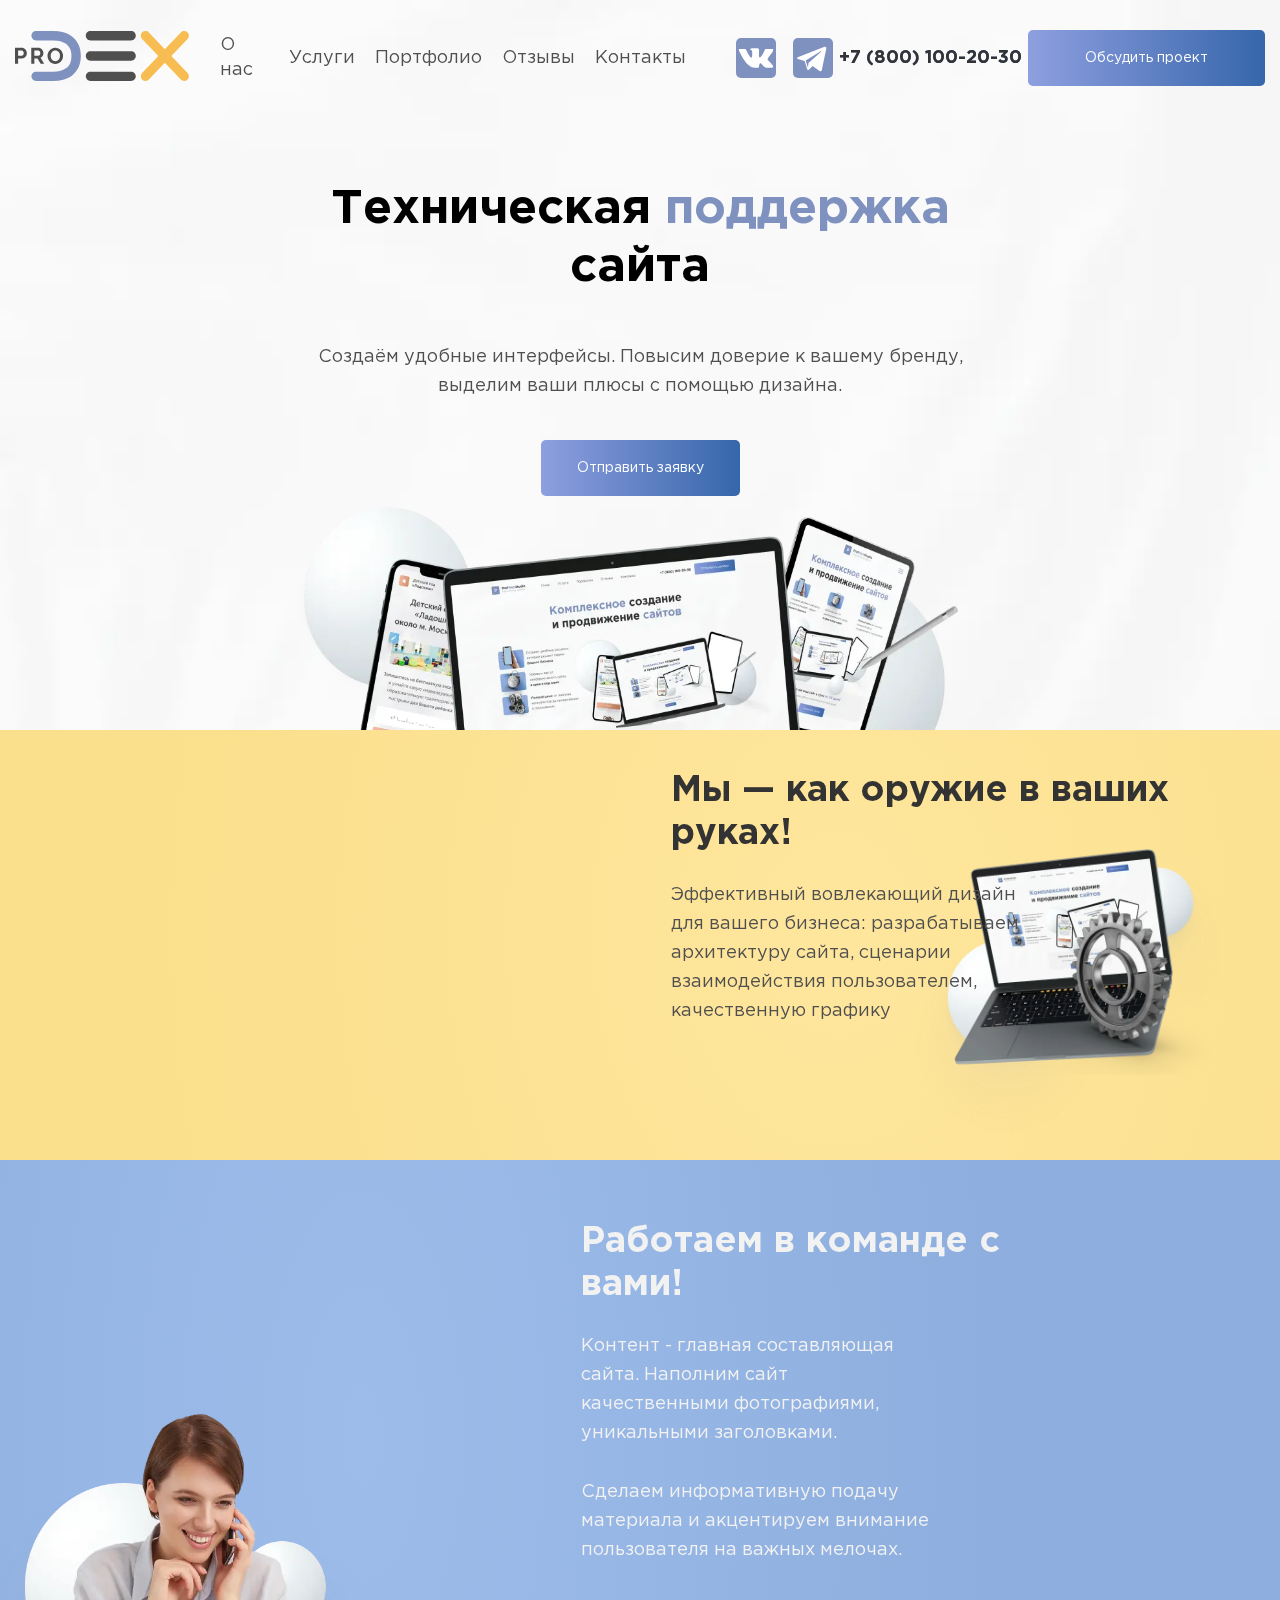
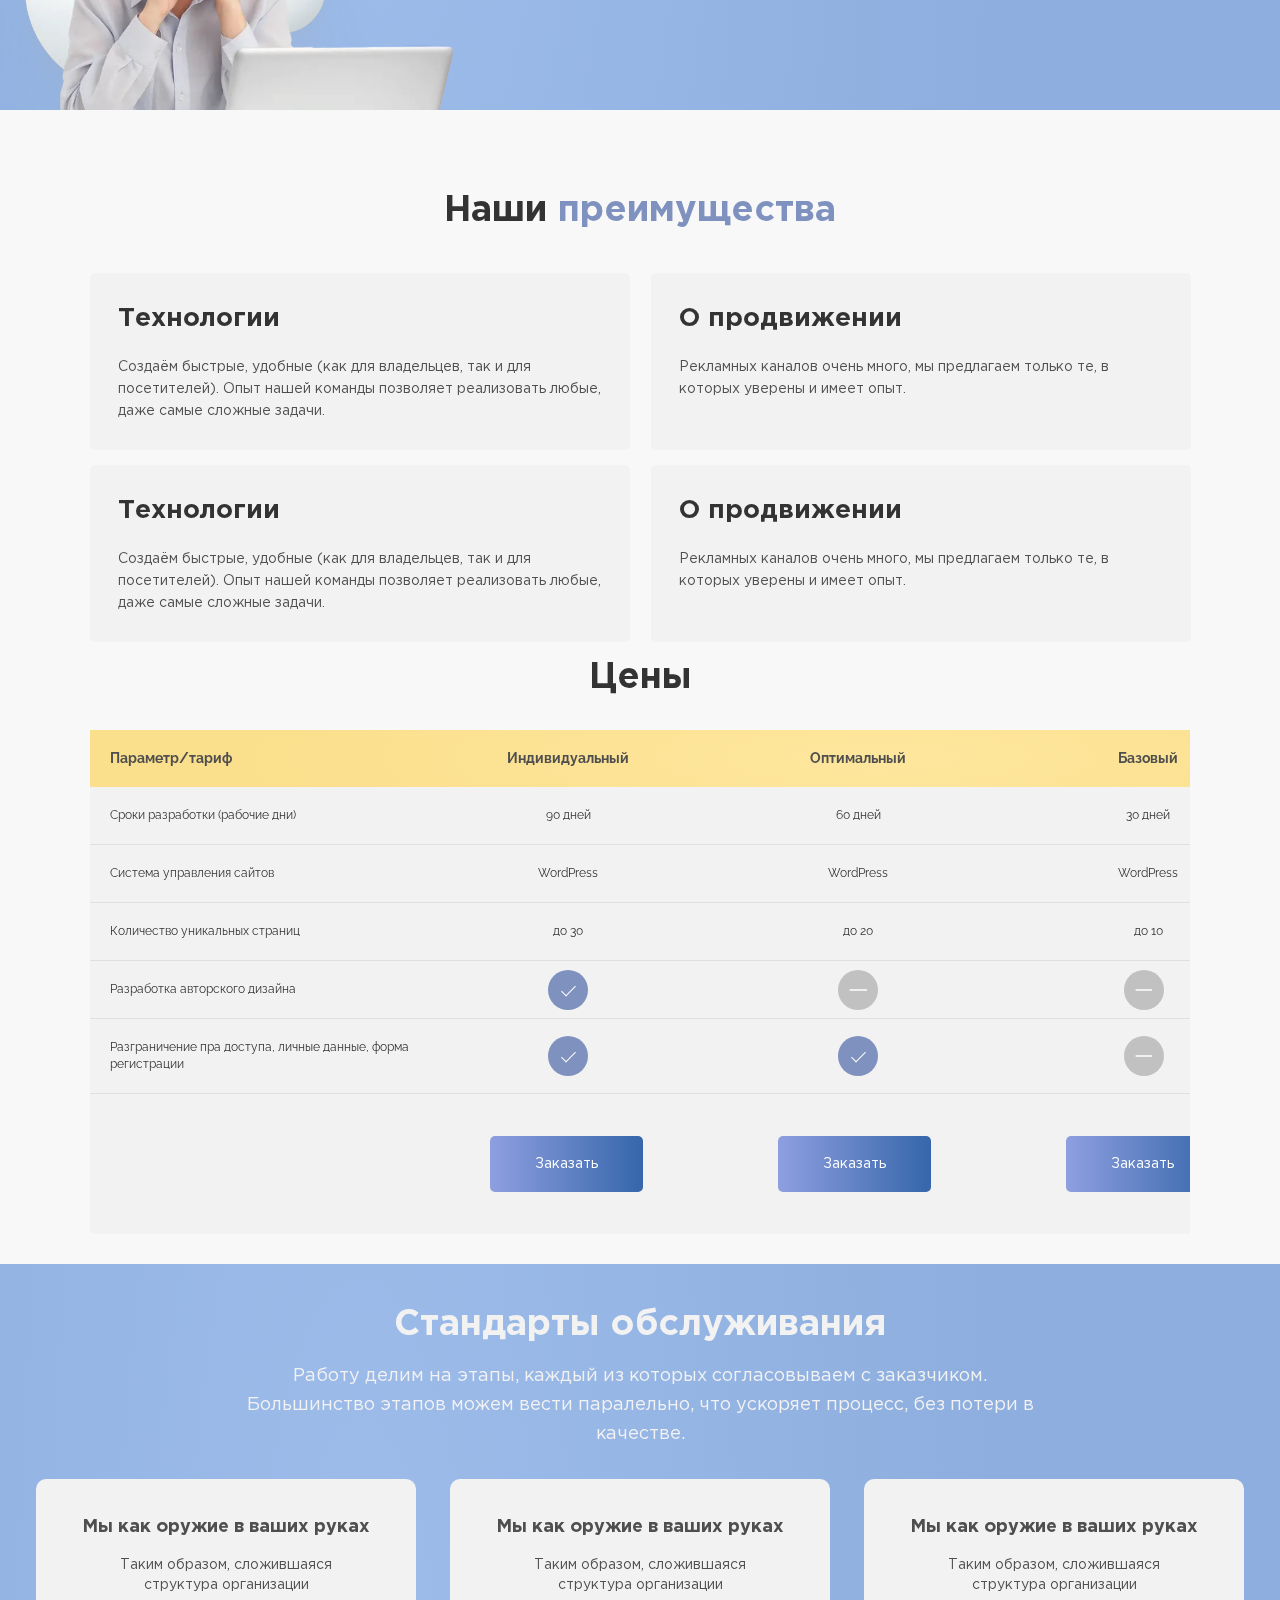
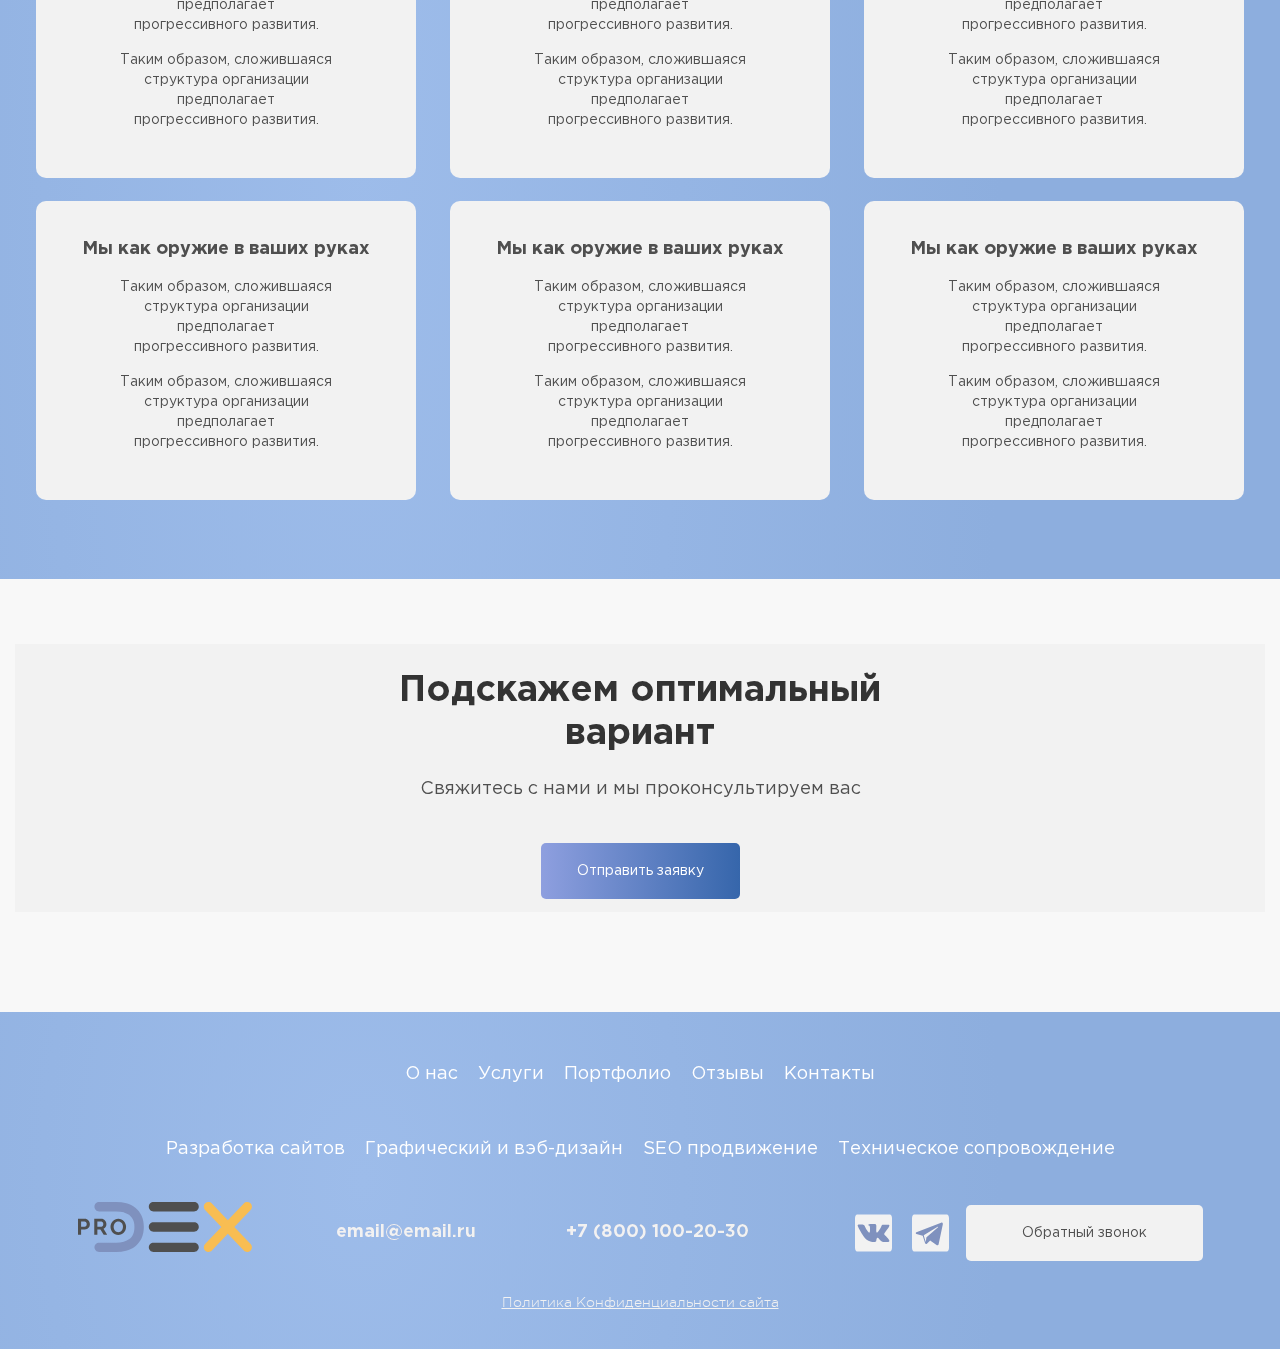
<file: support.html>
<!DOCTYPE html>
<html lang="ru">
  <head>
    <meta charset="UTF-8">
    <title>Разработка сайтов</title>
    <meta name="description" content="">
    <meta name="keywords" content="">
    <meta name="viewport" content="width=device-width, initial-scale=1.0">
    <meta http-equiv="X-UA-Compatible" content="ie=edge">
    <link rel="stylesheet" href="./wp-content/themes/twentytwenty-child/css/swiper-bundle.min.css">
    <link rel="stylesheet" href="./wp-content/themes/twentytwenty-child/css/main.css">
    <link rel="stylesheet" href="./wp-content/themes/twentytwenty-child/fonts/fonts.css">
    <script src="./wp-content/themes/twentytwenty-child/js/swiper-bundle.min.js" defer></script>
    <script src="./wp-content/themes/twentytwenty-child/js/main.js" defer></script>
    <link rel="icon" href="#!" type="image/x-icon">
    <link rel="shortcut icon" href="#!" type="image/x-icon">
    <link rel="apple-touch-icon" href="#!">
  </head>
  <body>
    <div class="wrap-feedback"></div>
    <div class="container-fluid">
      <div class="header header--webdesign">
        <div class="ball ball--first"></div>
        <button class="cmn-toggle-switch cmn-toggle-switch__htx" id="menu__button"><span>toggle menu</span></button>
        <div class="container">
          <header class="header-top">
            <nav class="nav">
              <div class="logo logo--desktop"><a class="logo__link" href="index.html"><img src="./wp-content/themes/twentytwenty-child/img/icons/logo.svg" width="174" height="50" alt="Логотип компании DEX Development"></a></div>
              <ul class="nav-list">
                <li><a class="nav__link" href="about.html">О нас</a></li>
                <li><a class="nav__link nav__link--submenu" href="services.html">Услуги</a>
                  <ul class="sub-menu">
                    <li> <a class="nav__link" href="https://pro-dex.ru/uslugi/razrabotka-saitov/">Разработка сайтов</a></li>
                    <li> <a class="nav__link" href="https://pro-dex.ru/uslugi/seo-prodvizhenie/">Продвижение сайтов</a></li>
                    <li> <a class="nav__link" href="https://pro-dex.ru/uslugi/veb-dizajn/">Дизайн сайтов</a></li>
                    <li> <a class="nav__link" href="https://pro-dex.ru/uslugi/podderzhka-sajtov/">Поддержка сайтов</a></li>
                  </ul>
                </li>
                <li><a class="nav__link" href="portfolio.html">Портфолио</a></li>
                <li><a class="nav__link" href="reviews.html">Отзывы</a></li>
                <li><a class="nav__link" href="contacts.html">Контакты</a></li>
              </ul>
              <ul class="social-list">
                <li> <a href="https://vk.com/prodex.studio" target="_blank"><img src="./wp-content/themes/twentytwenty-child/img/icons/vk.svg" width="45" height="45" alt="Ссылка на группу в ВКонтакте"></a></li>
                <li> <a href="https://t.me/PavlovKirill" target="_blank"><img src="./wp-content/themes/twentytwenty-child/img/icons/telegram.svg" width="45" height="45" alt="Ссылка на канал в Телеграме"></a></li>
              </ul>
              <div class="ball ball--tenth"></div>
              <div class="ball ball--eleventh"></div>
              <div class="ball ball--twelveth"></div>
              <div class="phone"><a class="phone__link" href="tel:+78001002030">+7 (800) 100-20-30</a></div>
              <div class="btn btn--call">Обсудить проект</div>
            </nav>
          </header>
        </div>
        <div class="container container--no-padding--mobile">
          <div class="logo logo--mobile"><a class="logo__link" href="index.html"><img src="./wp-content/themes/twentytwenty-child/img/icons/logo.svg" width="174" height="50" alt="Логотип компании DEX Development"></a></div>
          <div class="header__content">
            <h1 class="main-title main-title--inner-page">Техническая <i>поддержка</i> сайта</h1>
            <p class="page-text page-text--header page-text--header-webdesign">Создаём удобные интерфейсы. Повысим доверие к вашему бренду, выделим ваши плюсы с помощью дизайна.</p>
            <button class="btn btn--application">Отправить заявку</button>
            <div class="devices-img devices-img--short"></div>
          </div>
        </div>
      </div>
      <section class="design design--weapon">
        <div class="container container--no-padding">
          <div class="design__inner design__inner--weapon">
            <div class="design__left">
              <h2 class="section__title section__title--weapon">Мы — как оружие в ваших руках!</h2>
              <p class="page-text design__text">Эффективный вовлекающий дизайн для вашего бизнеса: разрабатываем архитектуру сайта, сценарии взаимодействия пользователем, качественную графику</p>
            </div>
            <div class="weapon-market__img">
              <picture> 
                <source type="image/webp" media="(max-width: 768px)" srcset="./wp-content/themes/twentytwenty-child/img/laptop-gear-sm@1x.webp 1x, ./wp-content/themes/twentytwenty-child/img/laptop-gear-sm@2x.webp 2x"><img src="./wp-content/themes/twentytwenty-child/img/laptop-gear-sm@1x.png" srcset="./wp-content/themes/twentytwenty-child/img/laptop-gear-sm@2x.png 2x" alt="" width="414" height="421">
              </picture>
            </div>
          </div>
        </div>
      </section>
      <section class="content content--team-work">
        <div class="container container--no-padding">
          <div class="content__inner content__inner--team-work">
            <div class="content__right">
              <h2 class="section__title section__title--white section__title--team-work">Работаем в команде с вами!</h2>
              <p class="page-text page-text--white content__text">Контент - главная составляющая сайта. Наполним сайт качественными фотографиями, уникальными заголовками.</p>
              <p class="page-text page-text--white content__text">Сделаем информативную подачу материала и акцентируем  внимание пользователя на важных мелочах.</p>
            </div>
          </div>
        </div>
      </section>
      <div class="container">
        <section class="about-cards-wrap--support">
          <h2 class="section__title section__title--advantages">Наши <i>преимущества</i></h2>
          <ul class="about-cards">
            <li class="about__card">
              <h3 class="card__title">Технологии</h3>
              <p class="card__text">Создаём быстрые, удобные (как для владельцев, так и для посетителей). Опыт нашей команды позволяет реализовать любые, даже самые сложные задачи.</p>
            </li>
            <li class="about__card">
              <h3 class="card__title">О продвижении</h3>
              <p class="card__text">Рекламных каналов очень много, мы предлагаем только те, в которых уверены и имеет опыт. </p>
            </li>
            <li class="about__card">
              <h3 class="card__title">Технологии</h3>
              <p class="card__text">Создаём быстрые, удобные (как для владельцев, так и для посетителей). Опыт нашей команды позволяет реализовать любые, даже самые сложные задачи.</p>
            </li>
            <li class="about__card">
              <h3 class="card__title">О продвижении</h3>
              <p class="card__text">Рекламных каналов очень много, мы предлагаем только те, в которых уверены и имеет опыт.</p>
            </li>
          </ul>
        </section>
      </div>
      <section class="tariff tariff--table-price">
        <div class="container">
          <div class="work-stages__inner">
            <h2 class="section__title section__title--tariff">Цены</h2>
            <div class="tariff__table-wrap">
              <table class="tariff__table">
                <tr class="table-head">
                  <th class="table-head__title table__text--long">Параметр/тариф</th>
                  <th class="table-head__title">Индивидуальный</th>
                  <th class="table-head__title">Оптимальный</th>
                  <th class="table-head__title">Базовый</th>
                </tr>
                <tr> 
                  <td class="table__text table__text--long">Сроки разработки (рабочие дни)</td>
                  <td class="table__text">90 дней</td>
                  <td class="table__text">60 дней</td>
                  <td class="table__text">30 дней</td>
                </tr>
                <tr> 
                  <td class="table__text table__text--long"> Система управления сайтов</td>
                  <td class="table__text">WordPress</td>
                  <td class="table__text">WordPress</td>
                  <td class="table__text">WordPress</td>
                </tr>
                <tr> 
                  <td class="table__text table__text--long"> Количество уникальных страниц</td>
                  <td class="table__text">до 30</td>
                  <td class="table__text">до 20</td>
                  <td class="table__text">до 10</td>
                </tr>
                <tr> 
                  <td class="table__text table__text--long">Разработка авторского дизайна</td>
                  <td class="table__circle">
                    <div class="circle"></div>
                  </td>
                  <td class="table__circle">
                    <div class="circle circle--grey"></div>
                  </td>
                  <td class="table__circle">
                    <div class="circle circle--grey"></div>
                  </td>
                </tr>
                <tr> 
                  <td class="table__text table__text--long">Разграничение пра доступа, личные данные, форма регистрации</td>
                  <td class="table__circle">
                    <div class="circle"></div>
                  </td>
                  <td class="table__circle">
                    <div class="circle"></div>
                  </td>
                  <td class="table__circle"> 
                    <div class="circle circle--grey"></div>
                  </td>
                </tr>
                <tr class="table-btns"> 
                  <td class="table__text table__text--long"></td>
                  <td class="table__btn">
                    <button class="btn btn--table">Заказать</button>
                  </td>
                  <td class="table__btn">
                    <button class="btn btn--table">Заказать</button>
                  </td>
                  <td class="table__btn">
                    <button class="btn btn--table">Заказать</button>
                  </td>
                </tr>
              </table>
            </div>
          </div>
        </div>
      </section>
      <section class="work-types work-types--standarts">
        <div class="container">
          <div class="work-stages__content"> 
            <h2 class="section__title section__title--white section__title--work-stages">Стандарты обслуживания</h2>
            <p class="page-text page-text--white page-text--work-stages">Работу делим на этапы, каждый из которых согласовываем с заказчиком. Большинство этапов можем вести паралельно, что ускоряет процесс, без потери в качестве.</p>
            <div class="work-types-cards"> 
              <div class="work-types__card work-types__card--standarts">
                <h3 class="card__title">Мы как оружие в ваших руках</h3>
                <p class="card__text">Таким образом, сложившаяся структура организации предполагает прогрессивного развития. </p>
                <p class="card__text">Таким образом, сложившаяся структура организации предполагает прогрессивного развития. </p>
              </div>
              <div class="work-types__card work-types__card--standarts">
                <h3 class="card__title">Мы как оружие в ваших руках</h3>
                <p class="card__text">Таким образом, сложившаяся структура организации предполагает прогрессивного развития. </p>
                <p class="card__text">Таким образом, сложившаяся структура организации предполагает прогрессивного развития. </p>
              </div>
              <div class="work-types__card work-types__card--standarts">
                <h3 class="card__title">Мы как оружие в ваших руках</h3>
                <p class="card__text">Таким образом, сложившаяся структура организации предполагает прогрессивного развития. </p>
                <p class="card__text">Таким образом, сложившаяся структура организации предполагает прогрессивного развития.</p>
              </div>
              <div class="work-types__card work-types__card--standarts">
                <h3 class="card__title">Мы как оружие в ваших руках</h3>
                <p class="card__text">Таким образом, сложившаяся структура организации предполагает прогрессивного развития. </p>
                <p class="card__text">Таким образом, сложившаяся структура организации предполагает прогрессивного развития. </p>
              </div>
              <div class="work-types__card work-types__card--standarts">
                <h3 class="card__title">Мы как оружие в ваших руках</h3>
                <p class="card__text">Таким образом, сложившаяся структура организации предполагает прогрессивного развития. </p>
                <p class="card__text">Таким образом, сложившаяся структура организации предполагает прогрессивного развития. </p>
              </div>
              <div class="work-types__card work-types__card--standarts">
                <h3 class="card__title">Мы как оружие в ваших руках</h3>
                <p class="card__text">Таким образом, сложившаяся структура организации предполагает прогрессивного развития. </p>
                <p class="card__text">Таким образом, сложившаяся структура организации предполагает прогрессивного развития. </p>
              </div>
            </div>
          </div>
        </div>
      </section>
      <section class="price--standarts">
        <div class="container">
          <div class="price__bottom">
            <div class="ball ball--eighth"></div>
            <h2 class="section__title section__title--price-bottom">Подскажем оптимальный вариант</h2>
            <p class="page-text price__text">Свяжитесь с нами и мы проконсультируем вас</p>
            <button class="btn btn--application btn--brief">Отправить заявку</button>
          </div>
        </div>
      </section>
      <footer class="footer">
        <div class="container">
          <nav class="nav">
            <ul class="nav-list--footer">
              <li class="nav__item"><a class="nav__link nav__link--footer" href="about.html">О нас</a></li>
              <li class="nav__item"><a class="nav__link nav__link--footer" href="services.html">Услуги</a></li>
              <li class="nav__item"><a class="nav__link nav__link--footer" href="portfolio.html">Портфолио</a></li>
              <li class="nav__item"><a class="nav__link nav__link--footer" href="reviews.html">Отзывы</a></li>
              <li class="nav__item"><a class="nav__link nav__link--footer" href="contacts.html">Контакты</a></li>
            </ul>
          </nav>
          <nav class="nav">
            <ul class="nav-list--footer-bottom">
              <li class="nav__item"><a class="nav__link nav__link--footer" href="webdevelopment.html">Разработка сайтов</a></li>
              <li class="nav__item"><a class="nav__link nav__link--footer" href="web-design.html">Графический и вэб-дизайн</a></li>
              <li class="nav__item"><a class="nav__link nav__link--footer" href="seo-promotion.html">SEO продвижение</a></li>
              <li class="nav__item"><a class="nav__link nav__link--footer" href="support.html">Техническое сопровождение</a></li>
            </ul>
          </nav>
          <div class="footer__inner">
            <div class="logo logo--desktop logo--desktop-footer"><a class="logo__link" href="index.html"><img src="./wp-content/themes/twentytwenty-child/img/icons/logo.svg" width="174" height="50" alt="Логотип компании DEX Development"></a></div>
            <div class="contacts__item contacts__item--footer"> <a class="email__link email__link--footer" href="mailto:email@email.ru">email@email.ru</a></div>
            <div class="phone phone--footer"><a class="phone__link phone__link--footer" href="tel:+78001002030">+7 (800) 100-20-30</a></div>
            <ul class="social-list social-list--footer">
              <li> <a href="https://vk.com/prodex.studio" target="_blank"><img src="./wp-content/themes/twentytwenty-child/img/icons/vk-white.svg" width="45" height="45" alt="Ссылка на группу в ВКонтакте"></a></li>
              <li> <a href="https://t.me/PavlovKirill" target="_blank"><img src="./wp-content/themes/twentytwenty-child/img/icons/telegram-white.svg" width="45" height="45" alt="Ссылка на канал в Телеграме"></a></li>
            </ul>
            <div class="btn btn--call btn--call-footer">Обратный звонок</div>
          </div>
          <div class="policy"><a class="policy__link" href="#!">Политика Конфиденциальности сайта</a></div>
        </div>
      </footer>
    </div>
    <div class="modal--thanks">
      <div class="modal__close-thanks"></div>
      <div class="modal--thanks-content">
        <div class="form__title form__title--thanks">Спасибо за заявку!</div>
        <div class="form__subtitle form__subtitle--thanks">Мы свяжемся с вами в самое ближайшее время, в рабочие часы</div>
      </div>
    </div>
  </body>
</html>
</file>
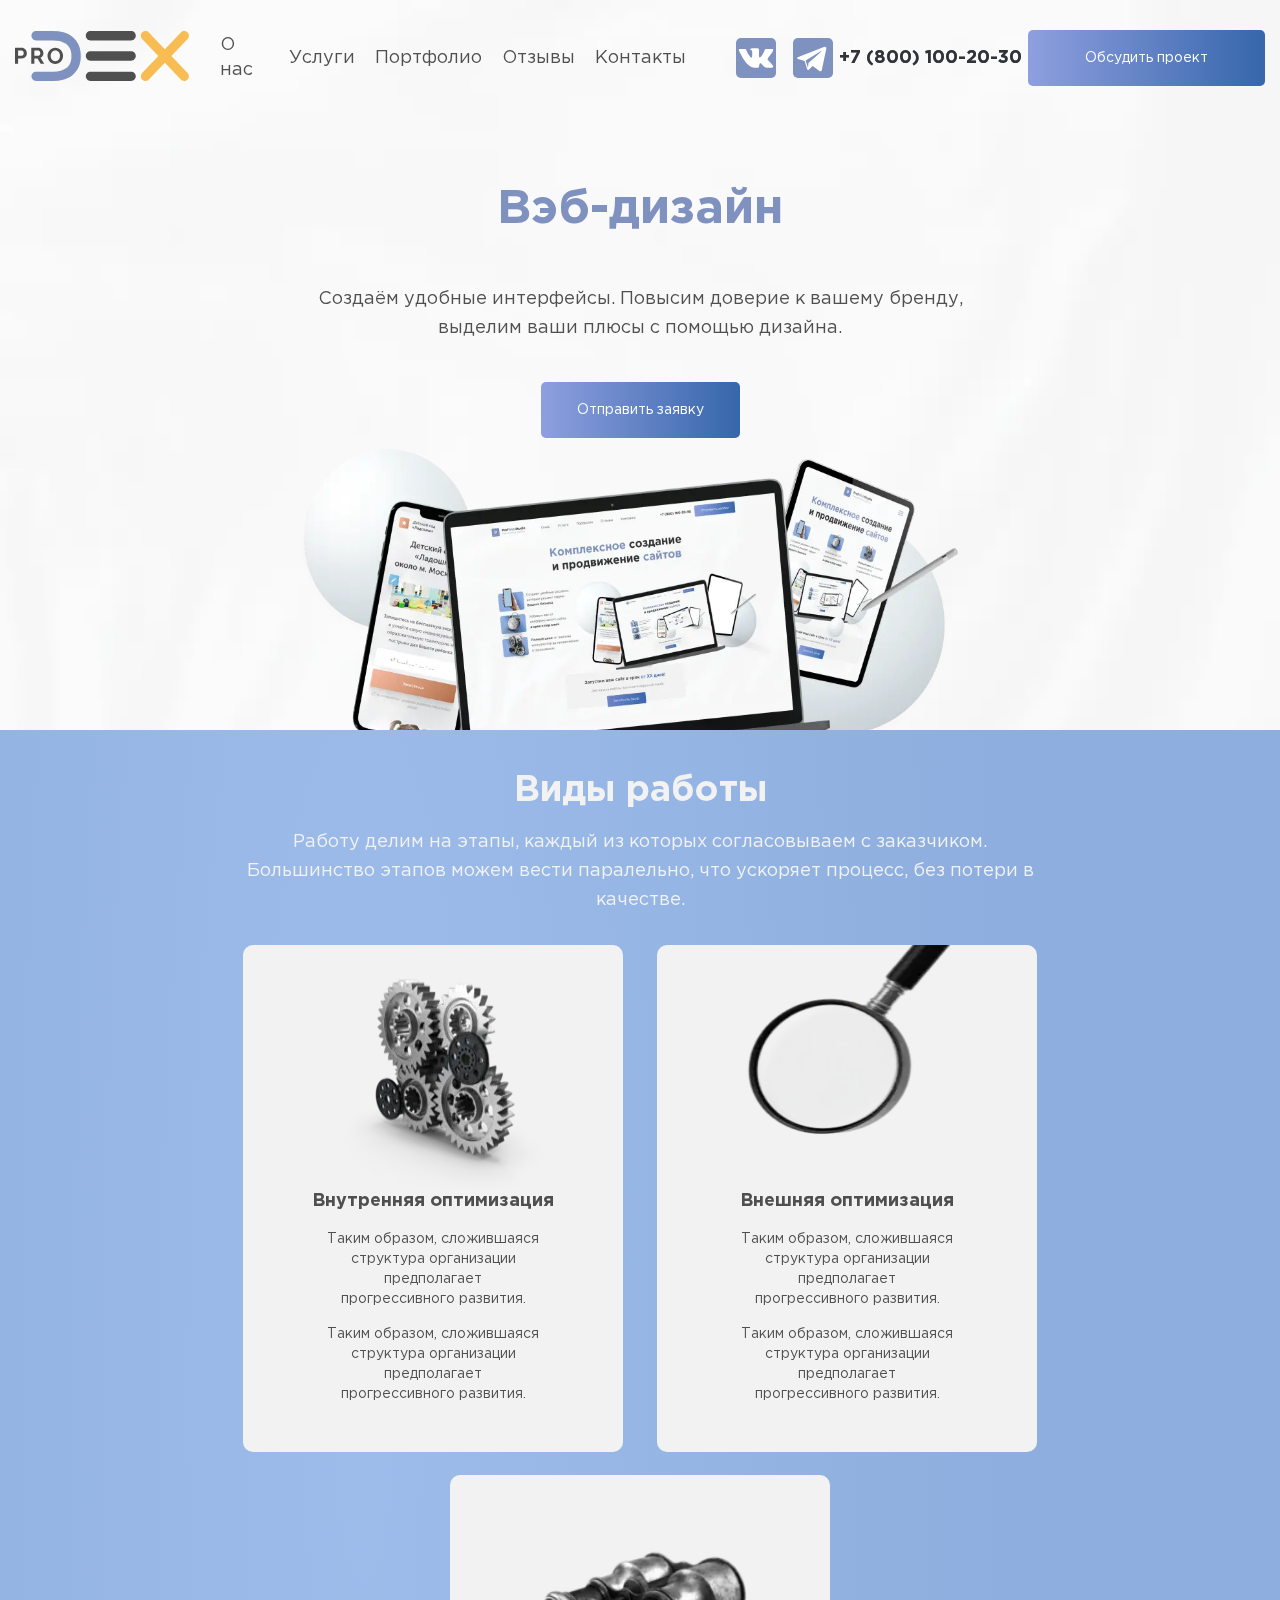
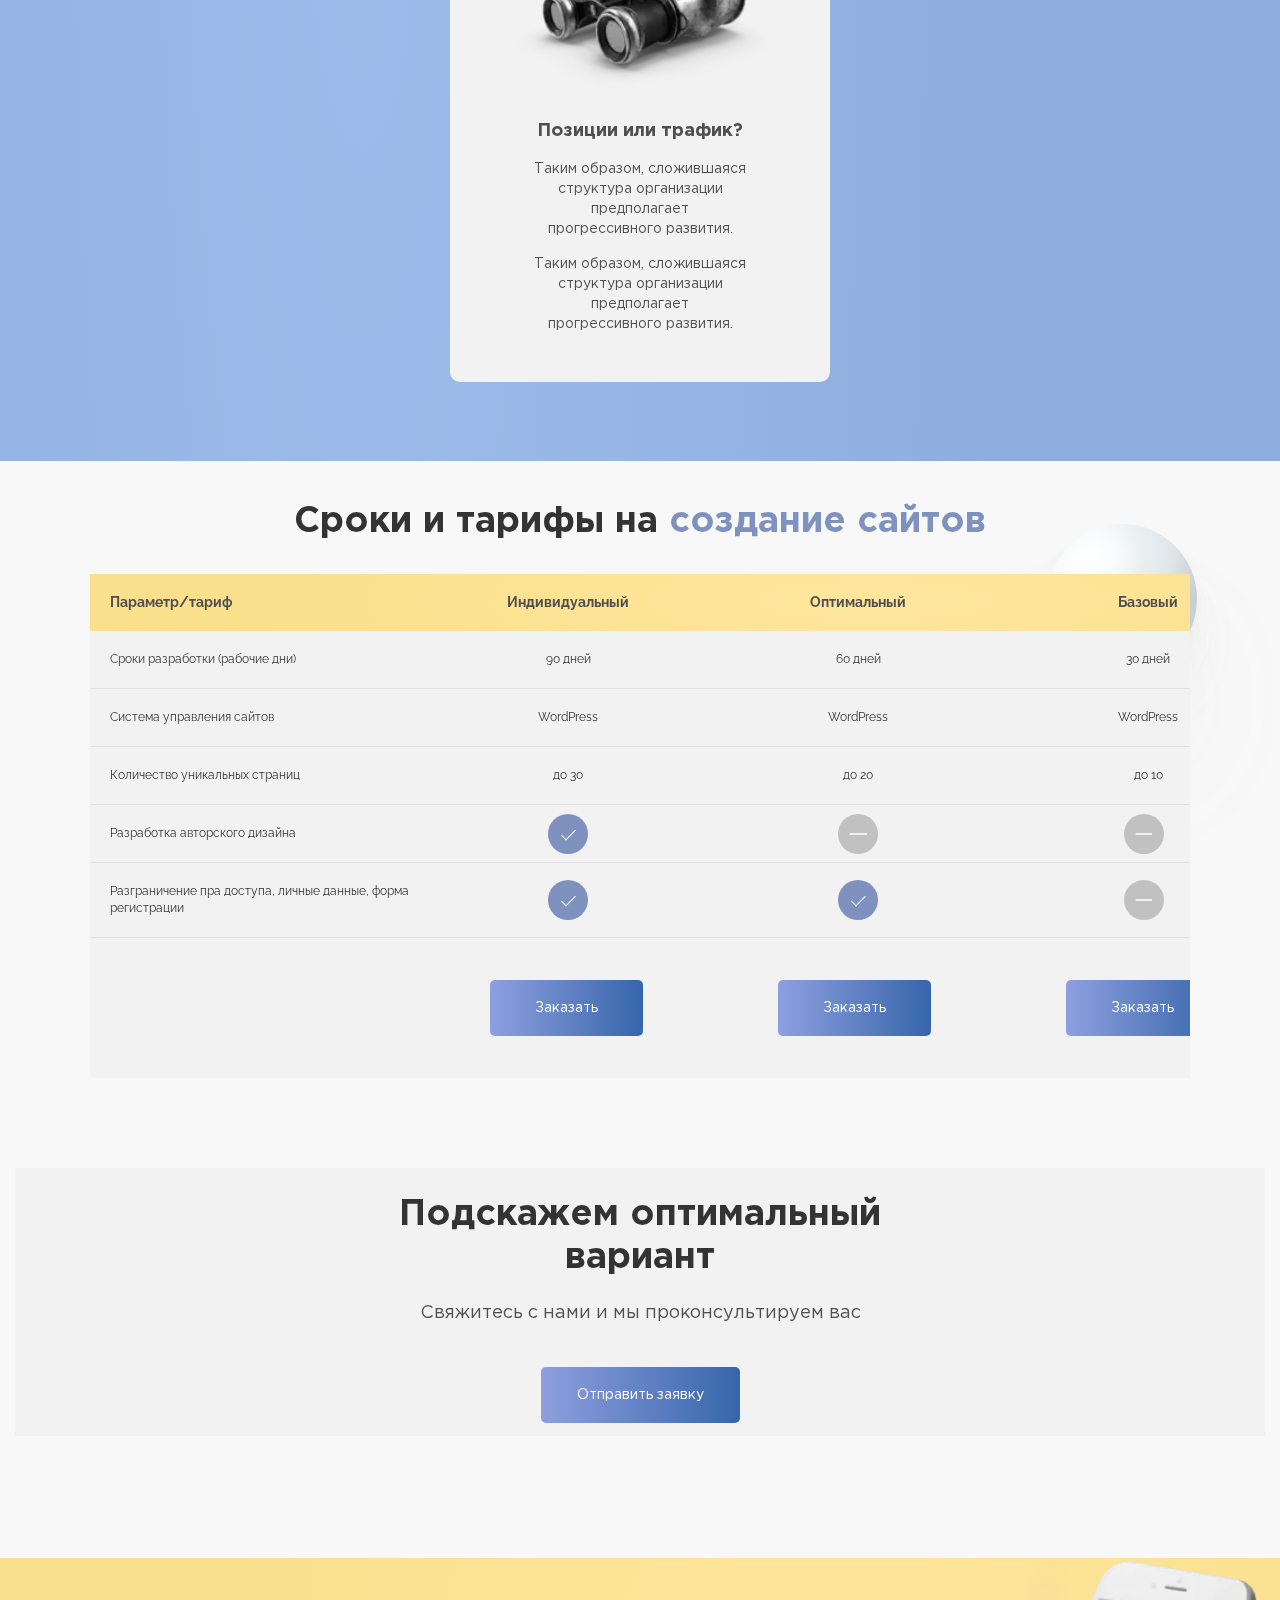
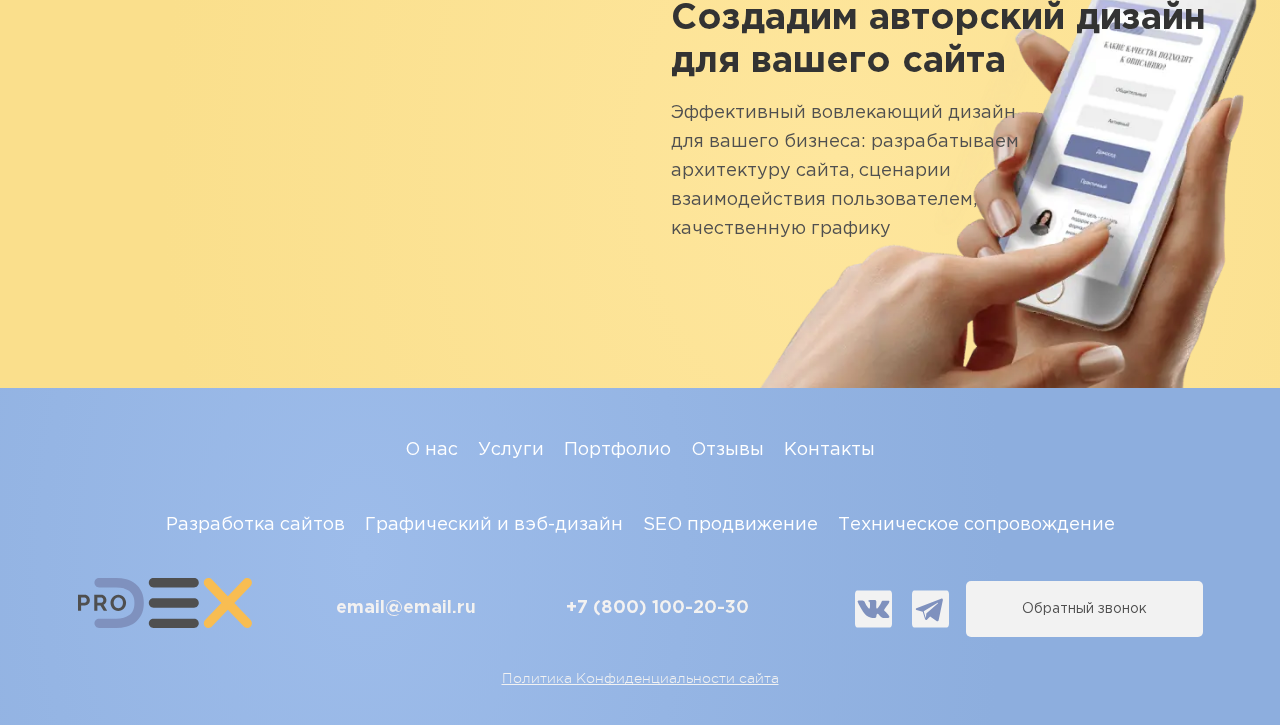
<file: web-design.html>
<!DOCTYPE html>
<html lang="ru">
  <head>
    <meta charset="UTF-8">
    <title>Разработка сайтов</title>
    <meta name="description" content="">
    <meta name="keywords" content="">
    <meta name="viewport" content="width=device-width, initial-scale=1.0">
    <meta http-equiv="X-UA-Compatible" content="ie=edge">
    <link rel="stylesheet" href="./wp-content/themes/twentytwenty-child/css/swiper-bundle.min.css">
    <link rel="stylesheet" href="./wp-content/themes/twentytwenty-child/css/main.css">
    <link rel="stylesheet" href="./wp-content/themes/twentytwenty-child/fonts/fonts.css">
    <script src="./wp-content/themes/twentytwenty-child/js/swiper-bundle.min.js" defer></script>
    <script src="./wp-content/themes/twentytwenty-child/js/main.js" defer></script>
    <link rel="icon" href="#!" type="image/x-icon">
    <link rel="shortcut icon" href="#!" type="image/x-icon">
    <link rel="apple-touch-icon" href="#!">
  </head>
  <body>
    <div class="wrap-feedback"></div>
    <div class="container-fluid">
      <div class="header header--webdesign">
        <div class="ball ball--first"></div>
        <button class="cmn-toggle-switch cmn-toggle-switch__htx" id="menu__button"><span>toggle menu</span></button>
        <div class="container">
          <header class="header-top">
            <nav class="nav">
              <div class="logo logo--desktop"><a class="logo__link" href="index.html"><img src="./wp-content/themes/twentytwenty-child/img/icons/logo.svg" width="174" height="50" alt="Логотип компании DEX Development"></a></div>
              <ul class="nav-list">
                <li><a class="nav__link" href="about.html">О нас</a></li>
                <li><a class="nav__link nav__link--submenu" href="services.html">Услуги</a>
                  <ul class="sub-menu">
                    <li> <a class="nav__link" href="https://pro-dex.ru/uslugi/razrabotka-saitov/">Разработка сайтов</a></li>
                    <li> <a class="nav__link" href="https://pro-dex.ru/uslugi/seo-prodvizhenie/">Продвижение сайтов</a></li>
                    <li> <a class="nav__link" href="https://pro-dex.ru/uslugi/veb-dizajn/">Дизайн сайтов</a></li>
                    <li> <a class="nav__link" href="https://pro-dex.ru/uslugi/podderzhka-sajtov/">Поддержка сайтов</a></li>
                  </ul>
                </li>
                <li><a class="nav__link" href="portfolio.html">Портфолио</a></li>
                <li><a class="nav__link" href="reviews.html">Отзывы</a></li>
                <li><a class="nav__link" href="contacts.html">Контакты</a></li>
              </ul>
              <ul class="social-list">
                <li> <a href="https://vk.com/prodex.studio" target="_blank"><img src="./wp-content/themes/twentytwenty-child/img/icons/vk.svg" width="45" height="45" alt="Ссылка на группу в ВКонтакте"></a></li>
                <li> <a href="https://t.me/PavlovKirill" target="_blank"><img src="./wp-content/themes/twentytwenty-child/img/icons/telegram.svg" width="45" height="45" alt="Ссылка на канал в Телеграме"></a></li>
              </ul>
              <div class="ball ball--tenth"></div>
              <div class="ball ball--eleventh"></div>
              <div class="ball ball--twelveth"></div>
              <div class="phone"><a class="phone__link" href="tel:+78001002030">+7 (800) 100-20-30</a></div>
              <div class="btn btn--call">Обсудить проект</div>
            </nav>
          </header>
        </div>
        <div class="container container--no-padding--mobile">
          <div class="logo logo--mobile"><a class="logo__link" href="index.html"><img src="./wp-content/themes/twentytwenty-child/img/icons/logo.svg" width="174" height="50" alt="Логотип компании DEX Development"></a></div>
          <div class="header__content">
            <h1 class="main-title main-title--inner-page"><i>Вэб-дизайн</i></h1>
            <p class="page-text page-text--header page-text--header-webdesign">Создаём удобные интерфейсы. Повысим доверие к вашему бренду, выделим ваши плюсы с помощью дизайна.</p>
            <button class="btn btn--application">Отправить заявку</button>
            <div class="devices-img devices-img--short"></div>
          </div>
        </div>
      </div>
      <section class="work-types work-types--ball">
        <div class="ball ball--first"></div>
        <div class="container">
          <div class="work-stages__content"> 
            <h2 class="section__title section__title--white section__title--work-stages">Виды работы</h2>
            <p class="page-text page-text--white page-text--work-stages">Работу делим на этапы, каждый из которых согласовываем с заказчиком. Большинство этапов можем вести паралельно, что ускоряет процесс, без потери в качестве.</p>
            <div class="work-types-cards"> 
              <div class="work-types__card">
                <div class="card__img">
                  <picture>
                    <source type="image/webp" media="(min-width: 1440px)" srcset="./wp-content/themes/twentytwenty-child/img/gear-small-lg@1x.webp 1x, ./wp-content/themes/twentytwenty-child/img/gear-small-lg@2x.webp 2x">
                    <source media="(min-width: 1440px)" srcset="./wp-content/themes/twentytwenty-child/img/gear-small-lg@1x.png 1x, ./wp-content/themes/twentytwenty-child/img/gear-small-lg@2x.png 2x">
                    <source type="image/webp" srcset="./wp-content/themes/twentytwenty-child/img/gear-small-sm@1x.webp 1x, ./wp-content/themes/twentytwenty-child/img/gear-small-sm@2x.webp 2x"><img src="./wp-content/themes/twentytwenty-child/img/gear-small-sm@1x.png" srcset="./wp-content/themes/twentytwenty-child/img/gear-small-sm@2x.png 2x" alt="" width="312" height="286">
                  </picture>
                </div>
                <h3 class="card__title">Внутренняя оптимизация</h3>
                <p class="card__text">Таким образом, сложившаяся структура организации предполагает прогрессивного развития. </p>
                <p class="card__text">Таким образом, сложившаяся структура организации предполагает прогрессивного развития. </p>
              </div>
              <div class="work-types__card">
                <div class="card__img">
                  <picture>
                    <source type="image/webp" media="(min-width: 1440px)" srcset="./wp-content/themes/twentytwenty-child/img/magnifier-small-lg@1x.webp 1x, ./wp-content/themes/twentytwenty-child/img/magnifier-small-lg@2x.webp 2x">
                    <source media="(min-width: 1440px)" srcset="./wp-content/themes/twentytwenty-child/img/magnifier-small-lg@1x.png 1x, ./wp-content/themes/twentytwenty-child/img/magnifier-small-lg@2x.png 2x">
                    <source type="image/webp" srcset="./wp-content/themes/twentytwenty-child/img/magnifier-small-sm@1x.webp 1x, ./wp-content/themes/twentytwenty-child/img/magnifier-small-sm@2x.webp 2x"><img src="./wp-content/themes/twentytwenty-child/img/magnifier-small-sm@1x.png" srcset="./wp-content/themes/twentytwenty-child/img/magnifier-small-sm@2x.png 2x" alt="" width="250" height="304">
                  </picture>
                </div>
                <h3 class="card__title">Внешняя оптимизация</h3>
                <p class="card__text">Таким образом, сложившаяся структура организации предполагает прогрессивного развития. </p>
                <p class="card__text">Таким образом, сложившаяся структура организации предполагает прогрессивного развития. </p>
              </div>
              <div class="work-types__card">
                <div class="card__img">
                  <picture>
                    <source type="image/webp" media="(min-width: 1440px)" srcset="./wp-content/themes/twentytwenty-child/img/binoculars-small-lg@1x.webp 1x, ./wp-content/themes/twentytwenty-child/img/binoculars-small-lg@2x.webp 2x">
                    <source media="(min-width: 1440px)" srcset="./wp-content/themes/twentytwenty-child/img/binoculars-small-lg@1x.png 1x, ./wp-content/themes/twentytwenty-child/img/binoculars-small-lg@2x.png 2x">
                    <source type="image/webp" srcset="./wp-content/themes/twentytwenty-child/img/binoculars-small-sm@1x.webp 1x, ./wp-content/themes/twentytwenty-child/img/binoculars-small-sm@2x.webp 2x"><img src="./wp-content/themes/twentytwenty-child/img/binoculars-small-sm@1x.png" srcset="./wp-content/themes/twentytwenty-child/img/binoculars-small-sm@2x.png 2x" alt="" width="316" height="286">
                  </picture>
                </div>
                <h3 class="card__title">Позиции или трафик?</h3>
                <p class="card__text">Таким образом, сложившаяся структура организации предполагает прогрессивного развития. </p>
                <p class="card__text">Таким образом, сложившаяся структура организации предполагает прогрессивного развития. </p>
              </div>
            </div>
          </div>
        </div>
      </section>
      <section class="tariff">
        <div class="container">
          <div class="work-stages__inner work-stages__inner--work-types">
            <h2 class="section__title section__title--tariff">Сроки и тарифы на <i>создание сайтов</i></h2>
            <div class="tariff__table-wrap tariff__table-wrap--work-types">
              <table class="tariff__table">
                <tr class="table-head">
                  <th class="table-head__title table-head__title--long">Параметр/тариф</th>
                  <th class="table-head__title">Индивидуальный</th>
                  <th class="table-head__title">Оптимальный</th>
                  <th class="table-head__title">Базовый</th>
                </tr>
                <tr> 
                  <td class="table__text table__text--long">Сроки разработки (рабочие дни)</td>
                  <td class="table__text">90 дней</td>
                  <td class="table__text">60 дней</td>
                  <td class="table__text">30 дней</td>
                </tr>
                <tr> 
                  <td class="table__text table__text--long"> Система управления сайтов</td>
                  <td class="table__text">WordPress</td>
                  <td class="table__text">WordPress</td>
                  <td class="table__text">WordPress</td>
                </tr>
                <tr> 
                  <td class="table__text table__text--long"> Количество уникальных страниц</td>
                  <td class="table__text">до 30</td>
                  <td class="table__text">до 20</td>
                  <td class="table__text">до 10</td>
                </tr>
                <tr> 
                  <td class="table__text table__text--long">Разработка авторского дизайна</td>
                  <td class="table__circle">
                    <div class="circle"></div>
                  </td>
                  <td class="table__circle">
                    <div class="circle circle--grey"></div>
                  </td>
                  <td class="table__circle">
                    <div class="circle circle--grey"></div>
                  </td>
                </tr>
                <tr> 
                  <td class="table__text table__text--long">Разграничение пра доступа, личные данные, форма регистрации</td>
                  <td class="table__circle">
                    <div class="circle"></div>
                  </td>
                  <td class="table__circle">
                    <div class="circle"></div>
                  </td>
                  <td class="table__circle"> 
                    <div class="circle circle--grey"></div>
                  </td>
                </tr>
                <tr class="table-btns"> 
                  <td class="table__text table__text--long"></td>
                  <td class="table__btn">
                    <button class="btn btn--table">Заказать</button>
                  </td>
                  <td class="table__btn">
                    <button class="btn btn--table">Заказать</button>
                  </td>
                  <td class="table__btn">
                    <button class="btn btn--table">Заказать</button>
                  </td>
                </tr>
              </table>
            </div>
          </div>
          <section class="price__bottom price__bottom--services">
            <div class="ball ball--eighth"></div>
            <h2 class="section__title section__title--price-bottom">Подскажем оптимальный вариант</h2>
            <p class="page-text price__text">Свяжитесь с нами и мы проконсультируем вас</p>
            <button class="btn btn--application btn--brief">Отправить заявку</button>
          </section>
        </div>
      </section>
      <section class="design design--webdesign">
        <div class="container container--no-padding">
          <div class="design__inner design__inner--author">
            <div class="design__left">
              <h2 class="section__title section__title--design">Создадим авторский дизайн для вашего сайта</h2>
              <p class="page-text design__text">Эффективный вовлекающий дизайн для вашего бизнеса: разрабатываем архитектуру сайта, сценарии взаимодействия пользователем, качественную графику</p>
            </div>
            <div class="author-market__img">
              <picture> 
                <source type="image/webp" media="(max-width: 768px)" srcset="./wp-content/themes/twentytwenty-child/img/smartphone_in_hand-sm@1x.webp 1x, ./wp-content/themes/twentytwenty-child/img/smartphone_in_hand-sm@2x.webp 2x"><img src="./wp-content/themes/twentytwenty-child/img/smartphone_in_hand-sm@1x.png" srcset="./wp-content/themes/twentytwenty-child/img/smartphone_in_hand-sm@2x.png 2x" alt="" width="414" height="421">
              </picture>
            </div>
          </div>
        </div>
      </section>
      <footer class="footer">
        <div class="container">
          <nav class="nav">
            <ul class="nav-list--footer">
              <li class="nav__item"><a class="nav__link nav__link--footer" href="about.html">О нас</a></li>
              <li class="nav__item"><a class="nav__link nav__link--footer" href="services.html">Услуги</a></li>
              <li class="nav__item"><a class="nav__link nav__link--footer" href="portfolio.html">Портфолио</a></li>
              <li class="nav__item"><a class="nav__link nav__link--footer" href="reviews.html">Отзывы</a></li>
              <li class="nav__item"><a class="nav__link nav__link--footer" href="contacts.html">Контакты</a></li>
            </ul>
          </nav>
          <nav class="nav">
            <ul class="nav-list--footer-bottom">
              <li class="nav__item"><a class="nav__link nav__link--footer" href="webdevelopment.html">Разработка сайтов</a></li>
              <li class="nav__item"><a class="nav__link nav__link--footer" href="web-design.html">Графический и вэб-дизайн</a></li>
              <li class="nav__item"><a class="nav__link nav__link--footer" href="seo-promotion.html">SEO продвижение</a></li>
              <li class="nav__item"><a class="nav__link nav__link--footer" href="support.html">Техническое сопровождение</a></li>
            </ul>
          </nav>
          <div class="footer__inner">
            <div class="logo logo--desktop logo--desktop-footer"><a class="logo__link" href="index.html"><img src="./wp-content/themes/twentytwenty-child/img/icons/logo.svg" width="174" height="50" alt="Логотип компании DEX Development"></a></div>
            <div class="contacts__item contacts__item--footer"> <a class="email__link email__link--footer" href="mailto:email@email.ru">email@email.ru</a></div>
            <div class="phone phone--footer"><a class="phone__link phone__link--footer" href="tel:+78001002030">+7 (800) 100-20-30</a></div>
            <ul class="social-list social-list--footer">
              <li> <a href="https://vk.com/prodex.studio" target="_blank"><img src="./wp-content/themes/twentytwenty-child/img/icons/vk-white.svg" width="45" height="45" alt="Ссылка на группу в ВКонтакте"></a></li>
              <li> <a href="https://t.me/PavlovKirill" target="_blank"><img src="./wp-content/themes/twentytwenty-child/img/icons/telegram-white.svg" width="45" height="45" alt="Ссылка на канал в Телеграме"></a></li>
            </ul>
            <div class="btn btn--call btn--call-footer">Обратный звонок</div>
          </div>
          <div class="policy"><a class="policy__link" href="#!">Политика Конфиденциальности сайта</a></div>
        </div>
      </footer>
    </div>
    <div class="modal--thanks">
      <div class="modal__close-thanks"></div>
      <div class="modal--thanks-content">
        <div class="form__title form__title--thanks">Спасибо за заявку!</div>
        <div class="form__subtitle form__subtitle--thanks">Мы свяжемся с вами в самое ближайшее время, в рабочие часы</div>
      </div>
    </div>
  </body>
</html>
</file>
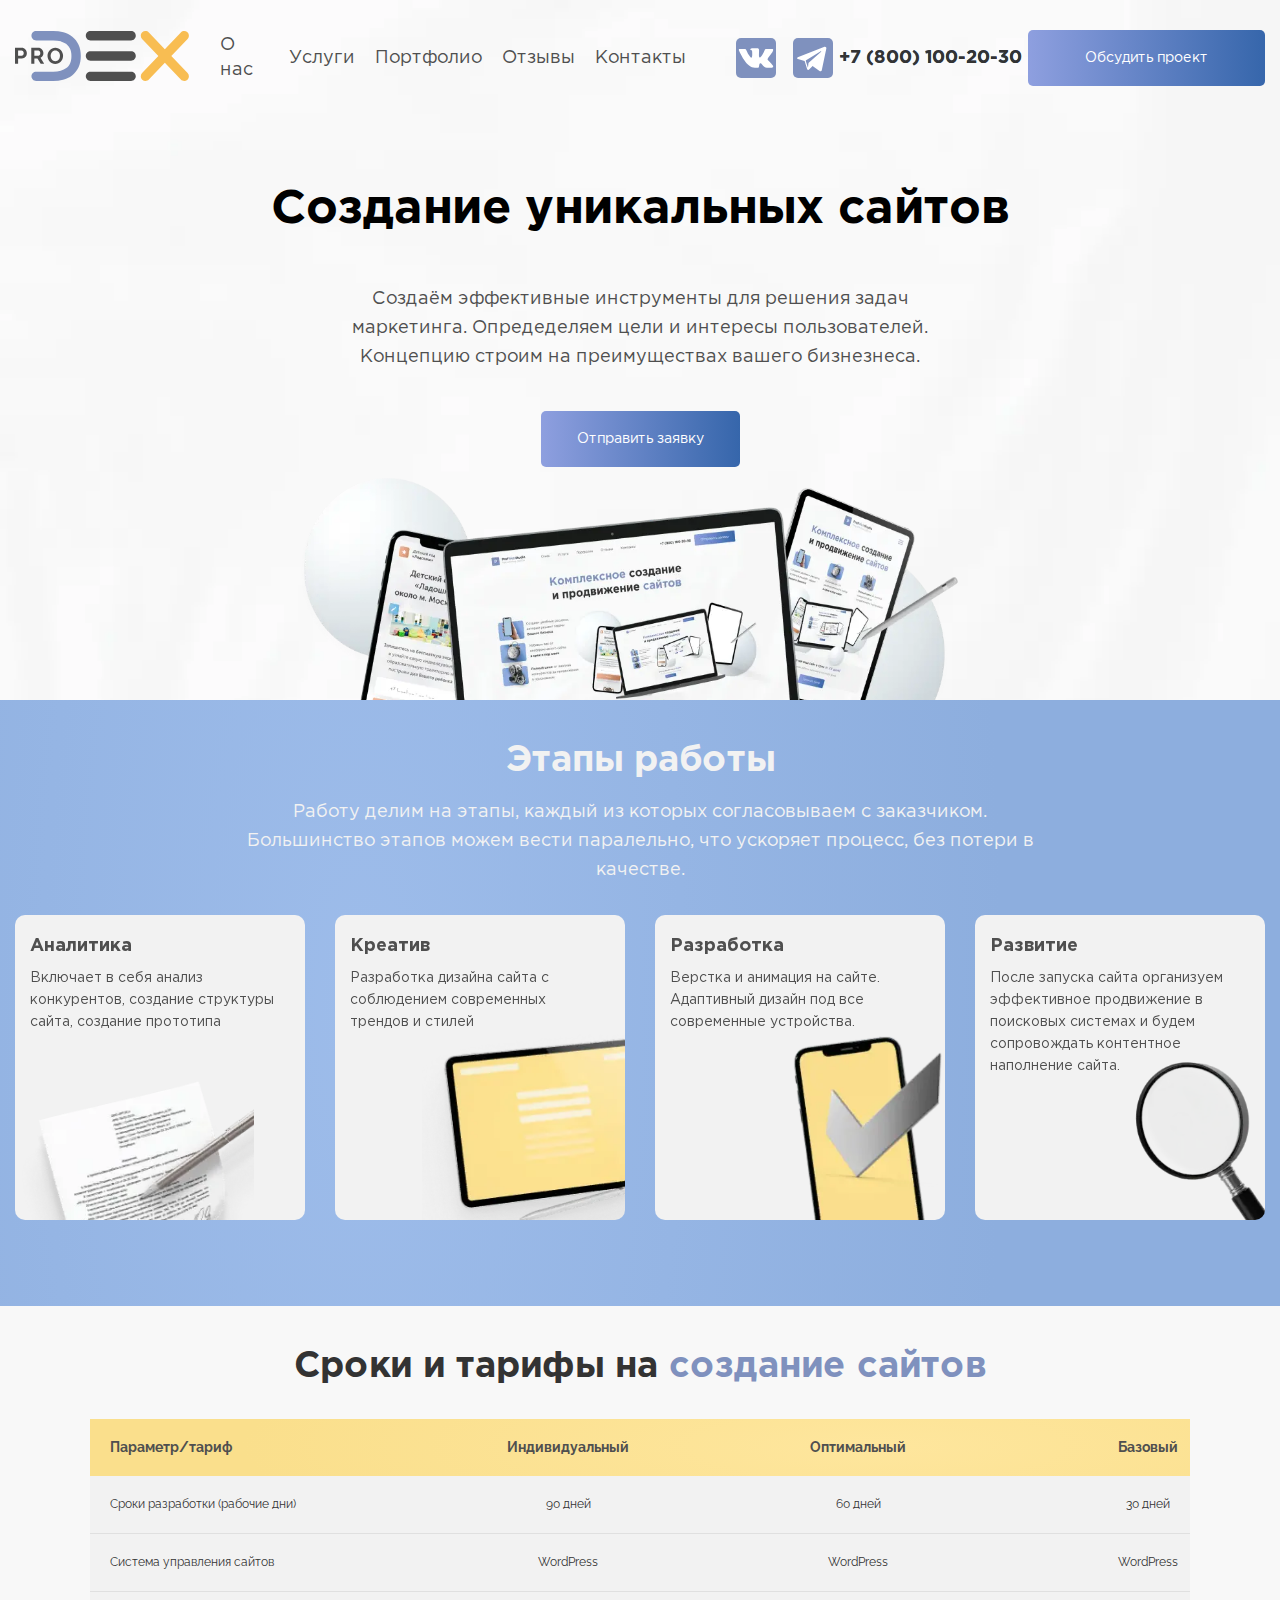
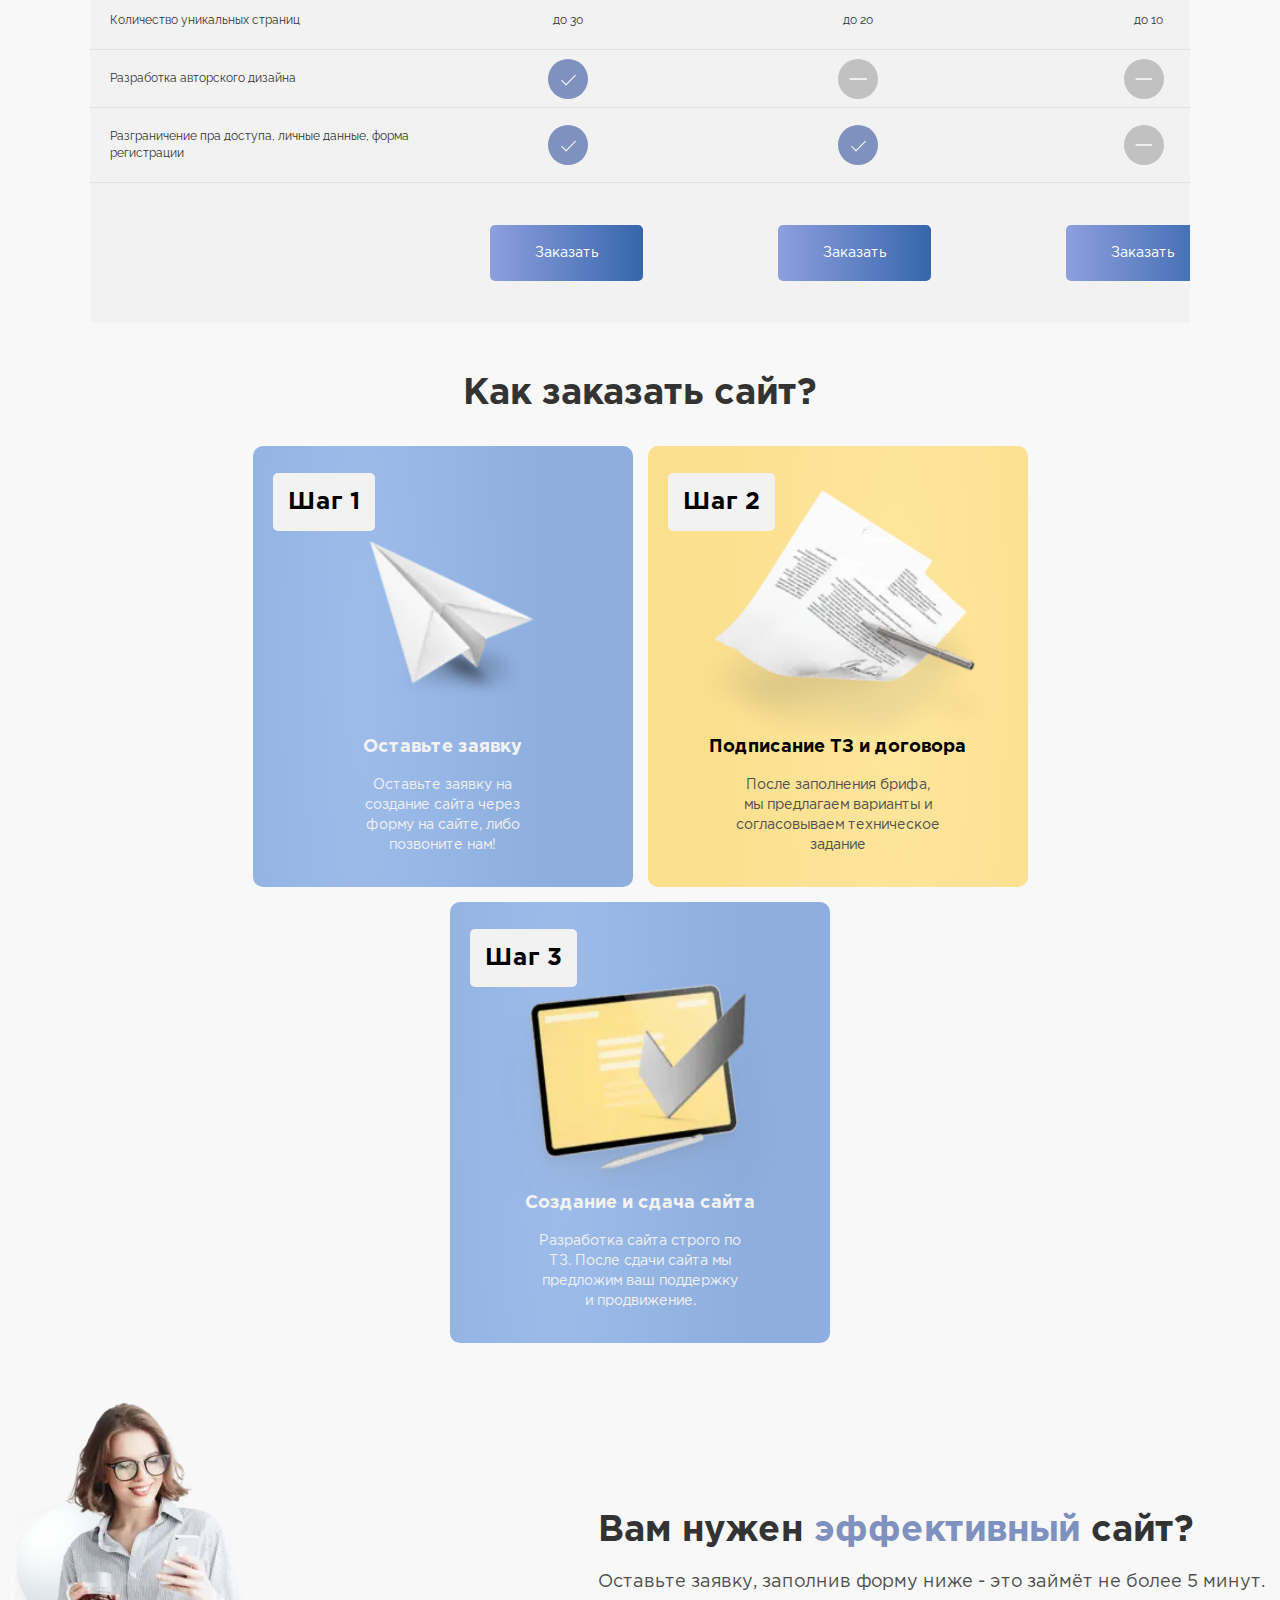
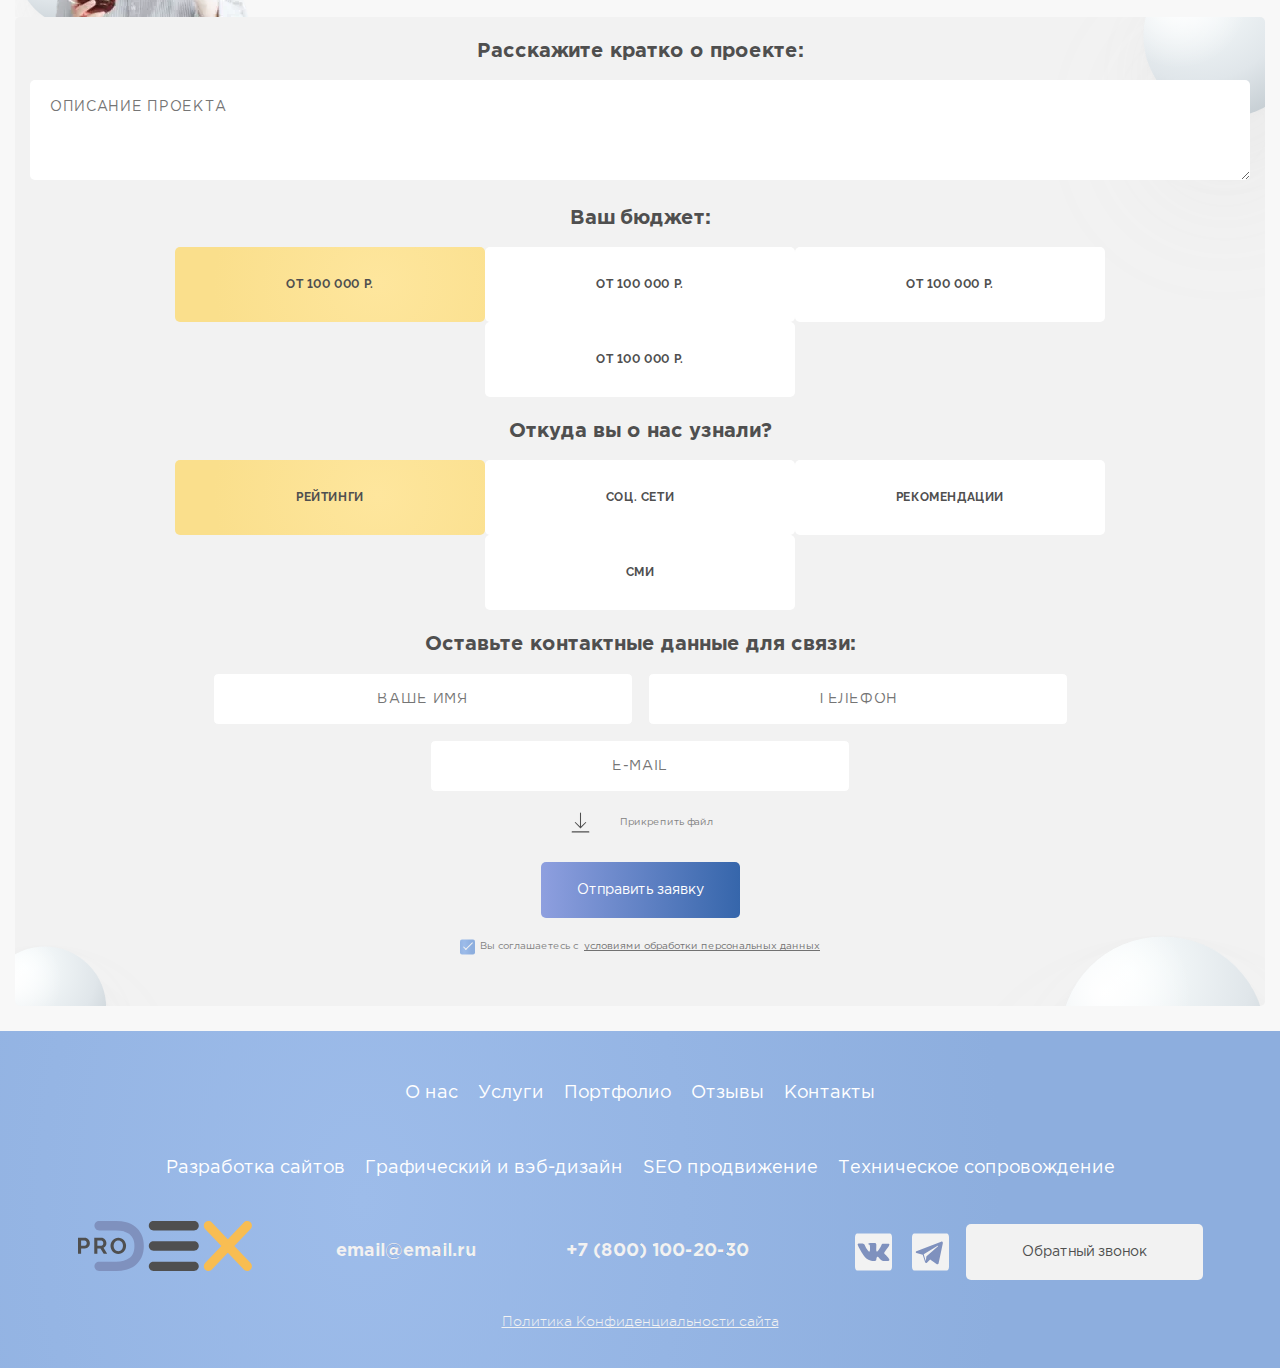
<file: webdevelopment.html>
<!DOCTYPE html>
<html lang="ru">
  <head>
    <meta charset="UTF-8">
    <title>Разработка сайтов</title>
    <meta name="description" content="">
    <meta name="keywords" content="">
    <meta name="viewport" content="width=device-width, initial-scale=1.0">
    <meta http-equiv="X-UA-Compatible" content="ie=edge">
    <link rel="stylesheet" href="./wp-content/themes/twentytwenty-child/css/swiper-bundle.min.css">
    <link rel="stylesheet" href="./wp-content/themes/twentytwenty-child/css/main.css">
    <link rel="stylesheet" href="./wp-content/themes/twentytwenty-child/fonts/fonts.css">
    <script src="./wp-content/themes/twentytwenty-child/js/swiper-bundle.min.js" defer></script>
    <script src="./wp-content/themes/twentytwenty-child/js/main.js" defer></script>
    <link rel="icon" href="#!" type="image/x-icon">
    <link rel="shortcut icon" href="#!" type="image/x-icon">
    <link rel="apple-touch-icon" href="#!">
  </head>
  <body>
    <div class="wrap-feedback"></div>
    <div class="container-fluid">
      <div class="header header--webdevelopment">
        <div class="ball ball--first"></div>
        <button class="cmn-toggle-switch cmn-toggle-switch__htx" id="menu__button"><span>toggle menu</span></button>
        <div class="container">
          <header class="header-top">
            <nav class="nav">
              <div class="logo logo--desktop"><a class="logo__link" href="index.html"><img src="./wp-content/themes/twentytwenty-child/img/icons/logo.svg" width="174" height="50" alt="Логотип компании DEX Development"></a></div>
              <ul class="nav-list">
                <li><a class="nav__link" href="about.html">О нас</a></li>
                <li><a class="nav__link nav__link--submenu" href="services.html">Услуги</a>
                  <ul class="sub-menu">
                    <li> <a class="nav__link" href="https://pro-dex.ru/uslugi/razrabotka-saitov/">Разработка сайтов</a></li>
                    <li> <a class="nav__link" href="https://pro-dex.ru/uslugi/seo-prodvizhenie/">Продвижение сайтов</a></li>
                    <li> <a class="nav__link" href="https://pro-dex.ru/uslugi/veb-dizajn/">Дизайн сайтов</a></li>
                    <li> <a class="nav__link" href="https://pro-dex.ru/uslugi/podderzhka-sajtov/">Поддержка сайтов</a></li>
                  </ul>
                </li>
                <li><a class="nav__link" href="portfolio.html">Портфолио</a></li>
                <li><a class="nav__link" href="reviews.html">Отзывы</a></li>
                <li><a class="nav__link" href="contacts.html">Контакты</a></li>
              </ul>
              <ul class="social-list">
                <li> <a href="https://vk.com/prodex.studio" target="_blank"><img src="./wp-content/themes/twentytwenty-child/img/icons/vk.svg" width="45" height="45" alt="Ссылка на группу в ВКонтакте"></a></li>
                <li> <a href="https://t.me/PavlovKirill" target="_blank"><img src="./wp-content/themes/twentytwenty-child/img/icons/telegram.svg" width="45" height="45" alt="Ссылка на канал в Телеграме"></a></li>
              </ul>
              <div class="ball ball--tenth"></div>
              <div class="ball ball--eleventh"></div>
              <div class="ball ball--twelveth"></div>
              <div class="phone"><a class="phone__link" href="tel:+78001002030">+7 (800) 100-20-30</a></div>
              <div class="btn btn--call">Обсудить проект</div>
            </nav>
          </header>
        </div>
        <div class="container container--no-padding--mobile">
          <div class="logo logo--mobile"><a class="logo__link" href="index.html"><img src="./wp-content/themes/twentytwenty-child/img/icons/logo.svg" width="174" height="50" alt="Логотип компании DEX Development"></a></div>
          <div class="header__content">
            <h1 class="main-title main-title--inner-page">Создание уникальных сайтов</h1>
            <p class="page-text page-text--header page-text--header-webdevelopment">Создаём эффективные инструменты для решения задач маркетинга. Опредеделяем цели и интересы пользователей. Концепцию строим на преимуществах вашего бизнезнеса.</p>
            <button class="btn btn--application">Отправить заявку</button>
            <div class="devices-img devices-img--short"></div>
          </div>
        </div>
      </div>
      <section class="work-stages"> 
        <div class="container">
          <div class="work-stages__content"> 
            <h2 class="section__title section__title--white section__title--work-stages">Этапы работы</h2>
            <p class="page-text page-text--white page-text--work-stages">Работу делим на этапы, каждый из которых согласовываем с заказчиком. Большинство этапов можем вести паралельно, что ускоряет процесс, без потери в качестве.</p>
          </div>
          <div class="work-scheme-cards">
            <div class="swiper-container gallery-top" data-mobile="false">
              <div class="swiper-wrapper">
                <div class="swiper-slide">
                  <div class="slide__inner slide__inner--first">
                    <h3 class="card__title card__title--slide">Аналитика</h3>
                    <p class="card__text card__text--slide">Включает в себя анализ конкурентов, создание структуры сайта, создание прототипа</p>
                  </div>
                </div>
                <div class="swiper-slide">
                  <div class="slide__inner slide__inner--second">
                    <h3 class="card__title card__title--slide">Креатив</h3>
                    <p class="card__text card__text--slide">Разработка дизайна сайта с соблюдением современных трендов и стилей</p>
                  </div>
                </div>
                <div class="swiper-slide">
                  <div class="slide__inner slide__inner--third">
                    <h3 class="card__title card__title--slide">Разработка</h3>
                    <p class="card__text card__text--slide">Верстка и анимация на сайте. Адаптивный дизайн под все современные устройства.</p>
                  </div>
                </div>
                <div class="swiper-slide">
                  <div class="slide__inner slide__inner--fourth">
                    <h3 class="card__title card__title--slide">Развитие</h3>
                    <p class="card__text card__text--slide">После запуска сайта организуем эффективное продвижение в поисковых системах и будем сопровождать контентное наполнение сайта.</p>
                  </div>
                </div>
              </div>
              <div class="swiper-scrollbar"></div>
            </div>
          </div>
        </div>
      </section>
      <section class="tariff">
        <div class="container">
          <div class="work-stages__inner">
            <h2 class="section__title section__title--tariff">Сроки и тарифы на <i>создание сайтов</i></h2>
            <div class="tariff__table-wrap">
              <table class="tariff__table">
                <tr class="table-head">
                  <th class="table-head__title table-head__title--long">Параметр/тариф</th>
                  <th class="table-head__title">Индивидуальный</th>
                  <th class="table-head__title">Оптимальный</th>
                  <th class="table-head__title">Базовый</th>
                </tr>
                <tr> 
                  <td class="table__text table__text--long">Сроки разработки (рабочие дни)</td>
                  <td class="table__text">90 дней</td>
                  <td class="table__text">60 дней</td>
                  <td class="table__text">30 дней</td>
                </tr>
                <tr> 
                  <td class="table__text table__text--long"> Система управления сайтов</td>
                  <td class="table__text">WordPress</td>
                  <td class="table__text">WordPress</td>
                  <td class="table__text">WordPress</td>
                </tr>
                <tr> 
                  <td class="table__text table__text--long"> Количество уникальных страниц</td>
                  <td class="table__text">до 30</td>
                  <td class="table__text">до 20</td>
                  <td class="table__text">до 10</td>
                </tr>
                <tr> 
                  <td class="table__text table__text--long">Разработка авторского дизайна</td>
                  <td class="table__circle">
                    <div class="circle"></div>
                  </td>
                  <td class="table__circle">
                    <div class="circle circle--grey"></div>
                  </td>
                  <td class="table__circle">
                    <div class="circle circle--grey"></div>
                  </td>
                </tr>
                <tr> 
                  <td class="table__text table__text--long">Разграничение пра доступа, личные данные, форма регистрации</td>
                  <td class="table__circle">
                    <div class="circle"></div>
                  </td>
                  <td class="table__circle">
                    <div class="circle"></div>
                  </td>
                  <td class="table__circle"> 
                    <div class="circle circle--grey"></div>
                  </td>
                </tr>
                <tr class="table-btns"> 
                  <td class="table__text table__text--long"></td>
                  <td class="table__btn">
                    <button class="btn btn--table">Заказать</button>
                  </td>
                  <td class="table__btn">
                    <button class="btn btn--table">Заказать</button>
                  </td>
                  <td class="table__btn">
                    <button class="btn btn--table">Заказать</button>
                  </td>
                </tr>
              </table>
            </div>
          </div>
        </div>
      </section>
      <section class="site-order">
        <div class="container">
          <div class="site-order__inner">
            <h2 class="section__title section__title--site-order">Как заказать сайт?</h2>
            <div class="order-site-cards">
              <div class="order-site__card order-site__card--blue">
                <div class="order-site__step">Шаг 1</div>
                <h3 class="order-site__title order-site__title--white">Оставьте заявку</h3>
                <p class="order-site__text order-site__text--white">Оставьте заявку на создание сайта через форму на сайте, либо позвоните нам!</p>
              </div>
              <div class="order-site__card">
                <div class="order-site__step">Шаг 2</div>
                <h3 class="order-site__title">Подписание ТЗ и договора</h3>
                <p class="order-site__text">После заполнения брифа, мы предлагаем варианты и согласовываем техническое задание</p>
              </div>
              <div class="order-site__card">
                <div class="order-site__step">Шаг 3</div>
                <h3 class="order-site__title order-site__title--white">Создание и сдача сайта</h3>
                <p class="order-site__text order-site__text--white">Разработка сайта строго по ТЗ. После сдачи сайта мы предложим ваш поддержку и продвижение.</p>
              </div>
            </div>
          </div>
        </div>
      </section>
      <section class="quiz">
        <div class="container">
          <div class="quiz__top">
            <div class="quiz__top-img"></div>
            <div class="quiz__top-content">
              <h2 class="section__title section__title--quiz">Вам нужен <i>эффективный</i> сайт?</h2>
              <p class="page-text quiz__top-text">Оставьте заявку, заполнив форму ниже - это займёт не более 5 минут.</p>
            </div>
          </div>
          <div class="quiz__center">
            <form class="quiz__form" id="quiz-form" action="#" method="post">
              <h3 class="subtitle--large subtitle--large-quiz">Расскажите кратко о проекте:</h3>
              <textarea class="quiz-message" id="quiz-message" name="quiz-message" placeholder="Описание проекта"></textarea>
              <h3 class="subtitle--large subtitle--large-quiz">Ваш бюджет:</h3>
              <div class="quiz__budget-list"> 
                <div class="radio-wrap">
                  <input id="price-1" type="radio" name="price" value="1" checked>
                  <label for="price-1">от 100 000 Р.</label>
                </div>
                <div class="radio-wrap">
                  <input id="price-2" type="radio" name="price" value="2">
                  <label for="price-2">от 100 000 Р.</label>
                </div>
                <div class="radio-wrap">
                  <input id="price-3" type="radio" name="price" value="3">
                  <label for="price-3">от 100 000 Р.</label>
                </div>
                <div class="radio-wrap">
                  <input id="price-4" type="radio" name="price" value="4">
                  <label for="price-4">от 100 000 Р.</label>
                </div>
              </div>
              <h3 class="subtitle--large subtitle--large-quiz">Откуда вы о нас узнали?</h3>
              <div class="quiz__source-list">
                <div class="radio-wrap">
                  <input id="source-1" type="radio" name="source" value="1" checked>
                  <label for="source-1">Рейтинги</label>
                </div>
                <div class="radio-wrap">
                  <input id="source-2" type="radio" name="source" value="2">
                  <label for="source-2">Соц. сети</label>
                </div>
                <div class="radio-wrap">
                  <input id="source-3" type="radio" name="source" value="3">
                  <label for="source-3">Рекомендации</label>
                </div>
                <div class="radio-wrap">
                  <input id="source-4" type="radio" name="source" value="4">
                  <label for="source-4">СМИ</label>
                </div>
              </div>
              <h3 class="subtitle--large subtitle--large-quiz">Оставьте контактные данные для связи:</h3>
              <div class="inputs-wrap"> 
                <input class="quiz__form-name" type="text" name="name" placeholder="Ваше имя">
                <input class="quiz__form-phone" type="text" name="phone" placeholder="Телефон">
                <input class="quiz__form-email" type="email" name="name" placeholder="E-mail">
              </div>
              <div class="quiz__form-bottom quiz__form-bottom--portfolio">
                <div class="quiz__form-file__wrap">
                  <input class="quiz__form-file" type="file" name="quiz__file" id="quiz__file" multiple>
                  <label class="quiz__form-file-button" for="quiz__file"><span class="input__file-icon-wrapper"><img class="input__file-icon" src="./wp-content/themes/twentytwenty-child/img/icons/download.svg" alt="Прикрепить файл" width="25"></span><span class="input__file-button-text">Прикрепить файл</span></label>
                </div>
                <button class="btn quiz__form-submit" id="quiz-form__submit" type="submit">Отправить заявку</button>
              </div>
              <div class="checkbox-wrap"> 
                <input class="form__checkbox" type="checkbox" id="quiz__checkbox" name="quiz__checkbox" checked>
                <label class="form__policy-text" for="quiz__checkbox">Вы соглашаетесь с &#160;<a class="form__policy-link" href="#!">условиями обработки персональных данных</a></label>
              </div>
            </form>
          </div>
        </div>
      </section>
      <footer class="footer">
        <div class="container">
          <nav class="nav">
            <ul class="nav-list--footer">
              <li class="nav__item"><a class="nav__link nav__link--footer" href="about.html">О нас</a></li>
              <li class="nav__item"><a class="nav__link nav__link--footer" href="services.html">Услуги</a></li>
              <li class="nav__item"><a class="nav__link nav__link--footer" href="portfolio.html">Портфолио</a></li>
              <li class="nav__item"><a class="nav__link nav__link--footer" href="reviews.html">Отзывы</a></li>
              <li class="nav__item"><a class="nav__link nav__link--footer" href="contacts.html">Контакты</a></li>
            </ul>
          </nav>
          <nav class="nav">
            <ul class="nav-list--footer-bottom">
              <li class="nav__item"><a class="nav__link nav__link--footer" href="webdevelopment.html">Разработка сайтов</a></li>
              <li class="nav__item"><a class="nav__link nav__link--footer" href="web-design.html">Графический и вэб-дизайн</a></li>
              <li class="nav__item"><a class="nav__link nav__link--footer" href="seo-promotion.html">SEO продвижение</a></li>
              <li class="nav__item"><a class="nav__link nav__link--footer" href="support.html">Техническое сопровождение</a></li>
            </ul>
          </nav>
          <div class="footer__inner">
            <div class="logo logo--desktop logo--desktop-footer"><a class="logo__link" href="index.html"><img src="./wp-content/themes/twentytwenty-child/img/icons/logo.svg" width="174" height="50" alt="Логотип компании DEX Development"></a></div>
            <div class="contacts__item contacts__item--footer"> <a class="email__link email__link--footer" href="mailto:email@email.ru">email@email.ru</a></div>
            <div class="phone phone--footer"><a class="phone__link phone__link--footer" href="tel:+78001002030">+7 (800) 100-20-30</a></div>
            <ul class="social-list social-list--footer">
              <li> <a href="https://vk.com/prodex.studio" target="_blank"><img src="./wp-content/themes/twentytwenty-child/img/icons/vk-white.svg" width="45" height="45" alt="Ссылка на группу в ВКонтакте"></a></li>
              <li> <a href="https://t.me/PavlovKirill" target="_blank"><img src="./wp-content/themes/twentytwenty-child/img/icons/telegram-white.svg" width="45" height="45" alt="Ссылка на канал в Телеграме"></a></li>
            </ul>
            <div class="btn btn--call btn--call-footer">Обратный звонок</div>
          </div>
          <div class="policy"><a class="policy__link" href="#!">Политика Конфиденциальности сайта</a></div>
        </div>
      </footer>
    </div>
    <div class="modal--thanks">
      <div class="modal__close-thanks"></div>
      <div class="modal--thanks-content">
        <div class="form__title form__title--thanks">Спасибо за заявку!</div>
        <div class="form__subtitle form__subtitle--thanks">Мы свяжемся с вами в самое ближайшее время, в рабочие часы</div>
      </div>
    </div>
  </body>
</html>
</file>
<file: wp-content/themes/twentytwenty-child/css/main.css>
/* BASE STYLES */

/* FONTS */

/* CenturyGothic */

/* COLORS */

html {
  min-width: 32rem;
  font-size: 62.5%;
}

body {
  font-size: 1.6rem;
}

html,
body {
  margin: 0;
  padding: 0;
  overflow-x: hidden;
  font-family: 'Arial', 'Tahoma', sans-serif;
  font-weight: 400;
  font-style: normal;
  text-rendering: optimizelegibility;
  -webkit-font-smoothing: antialiased;
  -webkit-text-size-adjust: none;
  -ms-text-size-adjust: none;
}

.container-fluid {
  position: relative;
  width: 100%;
}

.container {
  max-width: 147rem;
  margin: auto;
  padding: 0 1.5rem;
}

.container--no-padding {
  padding: 0;
}

.container--no-padding--mobile {
  padding: 0;
}

.no-scroll {
  overflow: hidden;
}

.html-overflow {
  overflow: hidden;
  padding-right: 2.43rem;
}

/* Box-sizing-model */

*,
*:before,
*:after {
  -webkit-box-sizing: border-box;
  box-sizing: border-box;
}

/* Responsive images */

img {
  max-width: 100%;
  height: auto;
}

/* Cursor change on hover on Buttons */

input[type="submit"],
button {
  cursor: pointer;
}

/* Allow only vertical resizing of textareas */

textarea {
  resize: vertical;
}

h1,
h2,
h3,
h4,
h5,
h6 {
  margin: 0;
}

p {
  margin: 0;
}

table {
  border-collapse: collapse;
  border-spacing: 0;
}

a {
  text-decoration: none;
}

ul {
  padding: 0;
  margin: 0;
  list-style: none;
}

/*! normalize.css v8.0.1 | MIT License | github.com/necolas/normalize.css */

/* Document
   ========================================================================== */

/**
 * 1. Correct the line height in all browsers.
 * 2. Prevent adjustments of font size after orientation changes in iOS.
 */

html {
  line-height: 1.15;
  /* 1 */
  -webkit-text-size-adjust: 100%;
  /* 2 */
}

/* Sections
   ========================================================================== */

/**
 * Remove the margin in all browsers.
 */

body {
  margin: 0;
}

/**
 * Render the `main` element consistently in IE.
 */

main {
  display: block;
}

/* Grouping content
   ========================================================================== */

/**
 * 1. Add the correct box sizing in Firefox.
 * 2. Show the overflow in Edge and IE.
 */

hr {
  -webkit-box-sizing: content-box;
  box-sizing: content-box;
  /* 1 */
  height: 0;
  /* 1 */
  overflow: visible;
  /* 2 */
}

/**
 * 1. Correct the inheritance and scaling of font size in all browsers.
 * 2. Correct the odd `em` font sizing in all browsers.
 */

pre {
  font-family: monospace, monospace;
  /* 1 */
  font-size: 1em;
  /* 2 */
}

/* Text-level semantics
   ========================================================================== */

/**
 * Remove the gray background on active links in IE 10.
 */

a {
  background-color: transparent;
}

/**
 * 1. Remove the bottom border in Chrome 57-
 * 2. Add the correct text decoration in Chrome, Edge, IE, Opera, and Safari.
 */

abbr[title] {
  border-bottom: none;
  /* 1 */
  text-decoration: underline;
  /* 2 */
  -webkit-text-decoration: underline dotted;
  text-decoration: underline dotted;
  /* 2 */
}

/**
 * Add the correct font weight in Chrome, Edge, and Safari.
 */

b,
strong {
  font-weight: bolder;
}

/**
 * 1. Correct the inheritance and scaling of font size in all browsers.
 * 2. Correct the odd `em` font sizing in all browsers.
 */

code,
kbd,
samp {
  font-family: monospace, monospace;
  /* 1 */
  font-size: 1em;
  /* 2 */
}

/**
 * Add the correct font size in all browsers.
 */

small {
  font-size: 80%;
}

/**
 * Prevent `sub` and `sup` elements from affecting the line height in
 * all browsers.
 */

sub,
sup {
  font-size: 75%;
  line-height: 0;
  position: relative;
  vertical-align: baseline;
}

sub {
  bottom: -0.25em;
}

sup {
  top: -0.5em;
}

/* Embedded content
   ========================================================================== */

/**
 * Remove the border on images inside links in IE 10.
 */

img {
  border-style: none;
}

/* Forms
   ========================================================================== */

/**
 * 1. Change the font styles in all browsers.
 * 2. Remove the margin in Firefox and Safari.
 */

button,
input,
optgroup,
select,
textarea {
  font-family: inherit;
  /* 1 */
  font-size: 100%;
  /* 1 */
  line-height: 1.15;
  /* 1 */
  margin: 0;
  /* 2 */
}

/**
 * Show the overflow in IE.
 * 1. Show the overflow in Edge.
 */

button,
input {
  /* 1 */
  overflow: visible;
}

/**
 * Remove the inheritance of text transform in Edge, Firefox, and IE.
 * 1. Remove the inheritance of text transform in Firefox.
 */

button,
select {
  /* 1 */
  text-transform: none;
}

/**
 * Correct the inability to style clickable types in iOS and Safari.
 */

button,
[type="button"],
[type="reset"],
[type="submit"] {
  -webkit-appearance: button;
}

/**
 * Remove the inner border and padding in Firefox.
 */

button::-moz-focus-inner,
[type="button"]::-moz-focus-inner,
[type="reset"]::-moz-focus-inner,
[type="submit"]::-moz-focus-inner {
  border-style: none;
  padding: 0;
}

/**
 * Restore the focus styles unset by the previous rule.
 */

button:-moz-focusring,
[type="button"]:-moz-focusring,
[type="reset"]:-moz-focusring,
[type="submit"]:-moz-focusring {
  outline: 1px dotted ButtonText;
}

/**
 * Correct the padding in Firefox.
 */

fieldset {
  padding: 0.35em 0.75em 0.625em;
}

/**
 * 1. Correct the text wrapping in Edge and IE.
 * 2. Correct the color inheritance from `fieldset` elements in IE.
 * 3. Remove the padding so developers are not caught out when they zero out
 *    `fieldset` elements in all browsers.
 */

legend {
  -webkit-box-sizing: border-box;
  box-sizing: border-box;
  /* 1 */
  color: inherit;
  /* 2 */
  display: table;
  /* 1 */
  max-width: 100%;
  /* 1 */
  padding: 0;
  /* 3 */
  white-space: normal;
  /* 1 */
}

/**
 * Add the correct vertical alignment in Chrome, Firefox, and Opera.
 */

progress {
  vertical-align: baseline;
}

/**
 * Remove the default vertical scrollbar in IE 10+.
 */

textarea {
  overflow: auto;
}

/**
 * 1. Add the correct box sizing in IE 10.
 * 2. Remove the padding in IE 10.
 */

[type="checkbox"],
[type="radio"] {
  -webkit-box-sizing: border-box;
  box-sizing: border-box;
  /* 1 */
  padding: 0;
  /* 2 */
}

/**
 * Correct the cursor style of increment and decrement buttons in Chrome.
 */

[type="number"]::-webkit-inner-spin-button,
[type="number"]::-webkit-outer-spin-button {
  height: auto;
}

/**
 * 1. Correct the odd appearance in Chrome and Safari.
 * 2. Correct the outline style in Safari.
 */

[type="search"] {
  -webkit-appearance: textfield;
  /* 1 */
  outline-offset: -2px;
  /* 2 */
}

/**
 * Remove the inner padding in Chrome and Safari on macOS.
 */

[type="search"]::-webkit-search-decoration {
  -webkit-appearance: none;
}

/**
 * 1. Correct the inability to style clickable types in iOS and Safari.
 * 2. Change font properties to `inherit` in Safari.
 */

::-webkit-file-upload-button {
  -webkit-appearance: button;
  /* 1 */
  font: inherit;
  /* 2 */
}

/* Interactive
   ========================================================================== */

/*
 * Add the correct display in Edge, IE 10+, and Firefox.
 */

details {
  display: block;
}

/*
 * Add the correct display in all browsers.
 */

summary {
  display: list-item;
}

/* Misc
   ========================================================================== */

/**
 * Add the correct display in IE 10+.
 */

template {
  display: none;
}

/**
 * Add the correct display in IE 10.
 */

[hidden] {
  display: none;
}

/* TYPOGRAPHY */

.main-title {
  font-family: "GothamProBold";
  font-weight: 700;
  font-style: normal;
  font-size: 2.2rem;
  line-height: 2.8rem;
}

.main-title i {
  white-space: nowrap;
  font-style: normal;
  color: #7F91BE;
}

.section__title {
  font-family: "GothamProBold";
  font-weight: 700;
  font-style: normal;
  font-size: 2rem;
  line-height: 2.4rem;
  color: #333333;
}

.section__title--white {
  color: #F2F2F2;
}

.section__title--blue {
  color: #7F91BE;
}

.section__title i {
  font-style: normal;
  color: #7F91BE;
}

.section__title--small {
  font-family: "GothamProBold";
  font-weight: 700;
  font-style: normal;
  font-size: 1.6rem;
  line-height: 2.2rem;
  color: #4F4F4F;
}

.section__title--small i {
  font-style: normal;
  color: #7F91BE;
}

.section__title--small-header-bottom {
  max-width: 23rem;
  margin-bottom: .9rem;
}

.subtitle,
.project__link {
  font-family: "GothamProRegular";
  font-weight: 400;
  font-style: normal;
  font-size: 1.2rem;
  line-height: 1.8rem;
  color: #828282;
}

.subtitle--large,
.project__link--large {
  font-family: "GothamProBold";
  font-weight: 700;
  font-style: normal;
  font-size: 1.8rem;
  line-height: 2.4rem;
  color: #4F4F4F;
}

.page-text {
  font-family: "GothamProRegular";
  font-weight: 400;
  font-style: normal;
  font-size: 1.2rem;
  line-height: 2rem;
  color: #4F4F4F;
}

.page-text--white {
  color: #F2F2F2;
}

.page-text--bold {
  font-family: "GothamProBold";
  font-weight: 700;
  font-style: normal;
}

.card__title {
  font-family: "GothamProBold";
  font-weight: 700;
  font-style: normal;
  font-size: 1.4rem;
  line-height: 2rem;
  color: #4F4F4F;
}

.card__text,
.project__subtitle,
.decription__item,
.project__tag {
  font-family: "GothamProRegular";
  font-weight: 400;
  font-style: normal;
  font-size: 1.2rem;
  line-height: 2rem;
  color: #4F4F4F;
}

.project__subtitle--black {
  font-family: "GothamProBold";
  font-weight: 700;
  font-style: normal;
}

.service__title,
.team-member__title {
  font-family: "GothamProBold";
  font-weight: 700;
  font-style: normal;
  font-size: 1.4rem;
  line-height: 1.7rem;
  color: #4F4F4F;
}

.service__title {
  text-align: center;
}

.team-member__text {
  font-family: "GothamProRegular";
  font-weight: 400;
  font-style: normal;
  font-size: 1.2rem;
  line-height: 2rem;
}

.card__price,
.order-site__step {
  padding: .5rem 1rem;
  font-family: "GothamProBold";
  font-weight: 700;
  font-style: normal;
  font-size: 1.4rem;
  line-height: 2.2rem;
  border-radius: .5rem;
  background: #F2F2F2;
}

.price-cards__title,
.order-site__title,
.work-types__card .card__title {
  font-family: "GothamProBold";
  font-weight: 700;
  font-style: normal;
  font-size: 1.4rem;
  line-height: 2.1rem;
}

.price-cards__title--white,
.order-site__title--white,
.work-types__card .card__title--white {
  color: #F2F2F2;
}

.price-cards__text,
.order-site__text,
.work-types__card .card__text {
  font-family: "GothamProRegular";
  font-weight: 400;
  font-style: normal;
  font-size: 1.2rem;
  line-height: 1.8rem;
  color: #4F4F4F;
}

.price-cards__text--white,
.order-site__text--white,
.work-types__card .card__text--white {
  color: #F2F2F2;
}

.advantages__text,
.reviews__card-text,
.reviews__card-author {
  font-family: "GothamProRegular";
  font-weight: 400;
  font-style: normal;
  font-size: 1.2rem;
  line-height: 2rem;
  color: #4F4F4F;
}

.advantages__text--bold,
.reviews__card-text--bold,
.reviews__card-author--bold {
  font-family: "GothamProBold";
  font-weight: 700;
  font-style: normal;
}

.phone__link,
.email__link,
.social-list__link {
  font-family: "GothamProBold";
  font-weight: 700;
  font-style: normal;
  font-size: 1.6rem;
  line-height: 2.3rem;
  color: #333333;
  -webkit-transition: all .3s ease-out;
  transition: all .3s ease-out;
  background-image: -webkit-gradient(linear, left top, right top, from(#8E9FDF), to(#3666AB));
  background-image: linear-gradient(90deg, #8E9FDF 0%, #3666AB 100%);
  background-clip: text;
  -webkit-background-clip: text;
}

.phone__link:hover,
.email__link:hover,
.social-list__link:hover {
  background-image: -webkit-gradient(linear, left top, right top, from(#8E9FDF), to(#3666AB));
  background-image: linear-gradient(90deg, #8E9FDF 0%, #3666AB 100%);
  background-clip: text;
  text-fill-color: transparent;
  -webkit-background-clip: text;
  -webkit-text-fill-color: transparent;
}

.phone__link:active,
.email__link:active,
.social-list__link:active {
  background-image: radial-gradient(50% 284.34% at 28.33% 50%, #3561A4 0%, #3561A4 100%);
  background-clip: text;
  text-fill-color: transparent;
  -webkit-background-clip: text;
  -webkit-text-fill-color: transparent;
}

.phone__link--footer,
.email__link--footer,
.social-list__link--footer {
  color: #F2F2F2;
}

.policy__link {
  font-family: "GothamProLight";
  font-weight: 300;
  font-style: normal;
  font-size: 1.4rem;
  line-height: 1.3rem;
  color: #F2F2F2;
  -webkit-transition: all .3s ease-out;
  transition: all .3s ease-out;
}

.policy__link:hover {
  background-image: -webkit-gradient(linear, left top, right top, from(#8E9FDF), to(#3666AB));
  background-image: linear-gradient(90deg, #8E9FDF 0%, #3666AB 100%);
  background-clip: text;
  text-fill-color: transparent;
  -webkit-background-clip: text;
  -webkit-text-fill-color: transparent;
}

.policy__link:active {
  background-image: radial-gradient(50% 284.34% at 28.33% 50%, #3561A4 0%, #3561A4 100%);
  background-clip: text;
  text-fill-color: transparent;
  -webkit-background-clip: text;
  -webkit-text-fill-color: transparent;
}

.table-head__title {
  font-family: "RalewayBold";
  font-weight: 700;
  font-style: normal;
  font-size: 1.4rem;
  line-height: 1.7rem;
  color: #4F4F4F;
}

.table__text {
  font-family: "RalewayRegular";
  font-weight: 400;
  font-style: normal;
  font-size: 1.2rem;
  line-height: 1.7rem;
  color: #333333;
}

.table__text--bold {
  font-family: "RalewayBold";
  font-weight: 700;
  font-style: normal;
}

.quiz-message,
.quiz__form-name,
.quiz__form-phone,
.quiz__form-email {
  font-family: "GothamProRegular";
  font-weight: 400;
  font-style: normal;
  font-size: 1.4rem;
  line-height: 2.5rem;
  letter-spacing: 0.05em;
  text-transform: uppercase;
  color: #828282;
}

.budget-list__price,
.budget-list__source {
  font-family: "RalewayBold";
  font-weight: 700;
  font-style: normal;
  font-size: 1rem;
  line-height: 2.1rem;
  letter-spacing: 0.05em;
  -webkit-font-feature-settings: 'pnum' on, 'lnum' on;
  font-feature-settings: 'pnum' on, 'lnum' on;
  text-transform: uppercase;
  color: #4F4F4F;
}

.form__policy-text .form__policy-link {
  color: #727272;
  text-decoration: underline;
  -webkit-text-decoration-skip-ink: none;
  text-decoration-skip-ink: none;
}

.form__input-message {
  font-family: "GothamProRegular";
  font-weight: 400;
  font-style: normal;
  font-size: 1.4rem;
  line-height: 2rem;
  letter-spacing: 0.05em;
  border: 0.1rem solid #E0E0E0;
  color: #828282;
}

.form__input-message:hover {
  border: 0.1rem solid #E0E0E0;
}

.form__input-message:focus {
  border: 0.1rem solid #4F4F4F;
  color: #4F4F4F;
}

input:not([type="checkbox"]),
input:not([type="file"]) {
  font-family: "GothamProRegular";
  font-weight: 400;
  font-style: normal;
  font-size: 1.4rem;
  line-height: 2rem;
  letter-spacing: 0.05em;
  border: 0.1rem solid #E0E0E0;
  color: #828282;
}

input:not([type="submit"]) {
  text-transform: uppercase;
}

input:hover {
  border: 0.1rem solid #E0E0E0;
}

input:focus {
  border: 0.1rem solid #4F4F4F;
  color: #4F4F4F;
}

input[type="submit"] {
  color: #fff;
}

input[type="checkbox"] {
  background: #BDBDBD;
}

input[type="checkbox"]:checked {
  background: radial-gradient(50% 284.34% at 28.33% 50%, #9DBCEA 0%, #8DAEDE 100%);
}

input[type="checkbox"]:hover {
  background: #BDBDBD;
}

label {
  font-family: "GothamProRegular";
  font-weight: 400;
  font-style: normal;
  font-size: 1rem;
  line-height: 1.8rem;
  color: #828282;
}

.nav__link {
  font-family: "GothamProRegular";
  font-weight: 400;
  font-style: normal;
  font-size: 1.6rem;
  line-height: 1.5rem;
  color: #4F4F4F;
  -webkit-transition: all .3s ease-out;
  transition: all .3s ease-out;
}

.nav__link:hover {
  text-shadow: 0 0 0.09rem #4F4F4F, 0 0 0.09rem #4F4F4F, 0 0 0.09rem #4F4F4F;
}

.nav__link--footer {
  font-size: 1.6rem;
  line-height: 1.8rem;
  color: #fff;
  -webkit-transition: all .3s ease-out;
  transition: all .3s ease-out;
}

.nav__link--footer:hover {
  text-shadow: 0 0 0.09rem #fff, 0 0 0.09rem #fff, 0 0 0.09rem #fff;
}

.about-cards .about__card .card__title,
.directions-cards .directions__card .card__title,
.webdevelopment__title,
.studio-services__item-title,
.reviews__card-title {
  font-family: "GothamProBold";
  font-weight: 700;
  font-style: normal;
  font-size: 2rem;
  line-height: 2.9rem;
  color: #333333;
}

.about-cards .about__card .card__title--white,
.directions-cards .directions__card .card__title--white,
.webdevelopment__title--white,
.studio-services__item-title--white,
.reviews__card-title--white {
  color: #F2F2F2;
}

.directions-cards .directions__card .card__text--white {
  color: #F2F2F2;
}

.webdevelopment__item,
.studio-services__item {
  font-family: "GothamProRegular";
  font-weight: 400;
  font-style: normal;
  font-size: 1.2rem;
  line-height: 2rem;
  color: #4F4F4F;
}

.reviews__card-link {
  font-family: "GothamProBold";
  font-weight: 700;
  font-style: normal;
  font-size: 1.4rem;
  line-height: 1.8rem;
  color: #4F4F4F;
}

.radio-wrap label {
  font-family: "RalewayBold";
  font-weight: 700;
  font-style: normal;
  font-size: 1.2rem;
  line-height: 2.3rem;
  letter-spacing: 0.05em;
  text-transform: uppercase;
  -webkit-font-feature-settings: 'pnum' on, 'lnum' on;
  font-feature-settings: 'pnum' on, 'lnum' on;
  color: #4F4F4F;
}

/* FONTS */

/* FONTS */

@font-face {
  font-family: 'GothamProLight';
  src: url("./../fonts/GothamProLight.woff2") format("woff2");
  font-weight: 300;
  font-style: normal;
}

@font-face {
  font-family: 'GothamProRegular';
  src: url("./../fonts/GothamProRegular.woff2") format("woff2");
  font-weight: 400;
  font-style: normal;
}

@font-face {
  font-family: 'GothamProBold';
  src: url("./../fonts/GothamProBold.woff2") format("woff2");
  font-weight: 700;
  font-style: normal;
}

@font-face {
  font-family: 'RalewayBold';
  src: url("./../fonts/Raleway-Bold.woff2") format("woff2");
  font-weight: 700;
  font-style: normal;
}

@font-face {
  font-family: 'RalewayRegular';
  src: url("./../fonts/Raleway-Regular.woff2") format("woff2");
  font-weight: 400;
  font-style: normal;
}

/* BUTTONS */

.btn {
  position: relative;
  z-index: 1;
  padding: 1.4rem 2.9rem;
  text-align: center;
  font-family: "GothamProRegular";
  font-weight: 400;
  font-style: normal;
  font-size: 1.2rem;
  line-height: 1.8rem;
  color: #fff;
  background: -webkit-gradient(linear, left top, right top, from(#8E9FDF), to(#3666AB));
  background: linear-gradient(90deg, #8E9FDF 0%, #3666AB 100%);
  border: none;
  outline: none;
  border-radius: .5rem;
  overflow: hidden;
  -webkit-transition: color .5s, background-color .2s, -webkit-transform .2s;
  transition: color .5s, background-color .2s, -webkit-transform .2s;
  transition: color .5s, transform .2s, background-color .2s;
  transition: color .5s, transform .2s, background-color .2s, -webkit-transform .2s;
  cursor: pointer;
}

.btn:active {
  -webkit-box-shadow: 0 10rem 8rem rgba(46, 87, 181, 0.07), 0 4.17776rem 3.34221rem rgba(46, 87, 181, 0.0503198), 0 2.23363rem 1.7869rem rgba(46, 87, 181, 0.0417275), 0 1.25216rem 1.00172rem rgba(46, 87, 181, 0.035), 0 0.66501rem 0.53201rem rgba(46, 87, 181, 0.0282725), 0 0.27673rem 0.22138rem rgba(46, 87, 181, 0.0196802);
  box-shadow: 0 10rem 8rem rgba(46, 87, 181, 0.07), 0 4.17776rem 3.34221rem rgba(46, 87, 181, 0.0503198), 0 2.23363rem 1.7869rem rgba(46, 87, 181, 0.0417275), 0 1.25216rem 1.00172rem rgba(46, 87, 181, 0.035), 0 0.66501rem 0.53201rem rgba(46, 87, 181, 0.0282725), 0 0.27673rem 0.22138rem rgba(46, 87, 181, 0.0196802);
  background: #E5A42B;
}

.btn::after,
.btn::before {
  position: absolute;
  content: "";
  top: 0;
  left: 0;
  width: 110%;
  border-radius: .3rem;
}

.btn::before {
  height: 100%;
  -webkit-transition: opacity .3s;
  transition: opacity .3s;
}

.btn::after {
  z-index: -1;
  -webkit-transform: translate(-0.5rem, -7rem) scale(0.1);
  transform: translate(-0.5rem, -7rem) scale(0.1);
  height: 20rem;
  background: linear-gradient(269.13deg, #E4A228 1.1%, #F8BD52 95.45%);
  border-radius: 50%;
  opacity: 0;
  -webkit-transition: opacity .3s, background .3s, -webkit-transform .3s;
  transition: opacity .3s, background .3s, -webkit-transform .3s;
  transition: transform .3s, opacity .3s, background .3s;
  transition: transform .3s, opacity .3s, background .3s, -webkit-transform .3s;
}

.btn:hover::before {
  opacity: 0;
}

.btn:hover::after {
  -webkit-transform-origin: 10rem 10rem;
  transform-origin: 10rem 10rem;
  -webkit-transform: scale(1) translate(-0.5rem, -7rem);
  transform: scale(1) translate(-0.5rem, -7rem);
  opacity: 1;
}

.btn--call {
  width: calc(100% / 12 * 8);
  max-width: 23.7rem;
  margin-bottom: 2rem;
}

.btn--call-footer {
  color: #4F4F4F;
  background: #F2F2F2;
}

.btn--call-footer:hover {
  color: #fff;
  background: -webkit-gradient(linear, left top, right top, from(#8E9FDF), to(#3666AB));
  background: linear-gradient(90deg, #8E9FDF 0%, #3666AB 100%);
}

.btn--brief {
  -webkit-transform: translateY(1.3rem);
  transform: translateY(1.3rem);
}

.btn--brief-contact {
  margin-bottom: 1rem;
  -webkit-transform: translateY(0);
  transform: translateY(0);
}

.btn--table {
  display: block;
  width: 15.3rem;
}

.btn--table:last-child {
  margin-left: 1.1rem;
}

.btn--white {
  color: #4F4F4F;
  background: #fff;
}

.btn--white:hover {
  color: #fff;
  background: -webkit-gradient(linear, left top, right top, from(#8E9FDF), to(#3666AB));
  background: linear-gradient(90deg, #8E9FDF 0%, #3666AB 100%);
}

.btn--services {
  width: 90%;
  max-width: 23.4rem;
  margin: 2rem auto 0 auto;
  display: inline-block;
}

/* INPUTS */

input[type="checkbox"],
input[type="file"] {
  position: absolute;
  z-index: -1;
  height: 0;
  visibility: hidden;
  display: none;
  opacity: 0;
}

input:not([type="checkbox"]),
input:not([type="file"]),
textarea {
  width: 100%;
  max-width: 31rem;
  padding: 1.5rem 1rem;
  text-align: center;
}

textarea {
  text-align: left;
}

input[type="submit"] {
  padding: 1.6rem 4.2rem;
}

input[type="checkbox"] {
  margin-top: .3rem;
}

input + label {
  position: relative;
  cursor: pointer;
}

input[type="checkbox"] + label::before {
  position: absolute;
  content: "";
  top: 50% !important;
  left: 0;
  -webkit-transform: translateY(-50%) !important;
  transform: translateY(-50%) !important;
  width: 1.5rem;
  height: 1.5rem;
  border: none;
  background: radial-gradient(50% 284.34% at 28.33% 50%, #9DBCEA 0%, #8DAEDE 100%);
  border-radius: .2rem;
}

input:checked {
  border: none;
}

input:checked + label::after {
  position: absolute;
  content: "";
  z-index: 2;
  top: 1.2rem;
  left: .6rem;
  width: .4rem;
  height: 1rem;
  border: solid #F2F2F2;
  border-width: 0 .1rem .1rem 0;
  -webkit-transform: rotate(45deg);
  transform: rotate(45deg);
}

/* MIXINS & VARIABLES */

/* FONTS */

/* CenturyGothic */

/* COLORS */

/* CSS-LIBRARIES */

/* PAGES */

/* SECTIONS */

.header {
  position: relative;
  width: 100%;
  overflow: hidden;
  -webkit-transition: all .5s ease-out;
  transition: all .5s ease-out;
}

.header--open {
  -webkit-transition: all .5s ease-out;
  transition: all .5s ease-out;
}

.header--open::after {
  position: absolute;
  z-index: 125;
  content: "";
  top: 0;
  left: 0;
  display: block;
  width: 100%;
  height: 7rem;
  background: #F8F8F8;
}

.header--main {
  padding-top: 8rem;
}

.main-title {
  max-width: 29rem;
  text-align: center;
  margin: 0 auto 4.8rem auto;
}

.header__content {
  display: -webkit-box;
  display: -ms-flexbox;
  display: flex;
  -webkit-box-orient: vertical;
  -webkit-box-direction: normal;
  -ms-flex-direction: column;
  flex-direction: column;
  -webkit-box-align: center;
  -ms-flex-align: center;
  align-items: center;
  padding-top: 8.5rem;
}

.header__content--text-block {
  padding-top: 0;
}

.page-text--header {
  max-width: 25.2rem;
  text-align: center;
}

.page-text--header-webdesign,
.page-text--header-webdevelopment,
.page-text--header-promotion {
  margin-bottom: 3.9rem;
}

.main-title--inner-page {
  max-width: 28rem;
  margin-bottom: 1.5rem;
  padding: 0 !important;
}

.section__title--text-block {
  max-width: 55rem;
  margin-bottom: 2rem;
  text-align: center;
}

.page-text--text-block-long {
  margin-bottom: 3.6rem;
}

.page-text--text-block {
  margin-bottom: 3rem;
  text-align: center;
}

.header--about,
.header--reviews,
.header--services {
  margin-bottom: 4rem;
}

.header--portfolio {
  padding-bottom: 4rem;
}

.header--contacts {
  padding-bottom: 4rem;
}

.header--webdevelopment {
  height: 52.5rem;
}

.header--webdesign {
  height: 52.5rem;
}

.header--promotion {
  height: 54rem;
}

.design {
  position: relative;
  width: 100%;
  overflow: hidden;
  background: radial-gradient(52.83% 206.26% at 65.38% 47.17%, #FEE69D 0%, #FADF8C 100%);
}

.design__inner {
  display: -webkit-box;
  display: -ms-flexbox;
  display: flex;
  -webkit-box-orient: vertical;
  -webkit-box-direction: normal;
  -ms-flex-direction: column;
  flex-direction: column;
}

.design__right {
  -webkit-transform: translateY(14rem);
  transform: translateY(14rem);
  width: 30.5rem;
  height: 31rem;
  max-width: 100%;
  margin-left: auto;
}

.design__left {
  padding: 4rem 0 0 1.5rem;
}

.section__title--design {
  margin-bottom: 1rem;
}

.section__title--contractors,
.section__title--black-market,
.section__title--weapon,
.section__title--team-work {
  margin-bottom: 1.5rem;
}

.design__text {
  width: 28rem;
}

.design__text:not(:last-child) {
  margin-bottom: 2rem;
}

.content {
  width: 100%;
  overflow: hidden;
  background: radial-gradient(50% 284.34% at 28.33% 50%, #9DBCEA 0%, #8DAEDE 100%);
}

.content__inner {
  display: -webkit-box;
  display: -ms-flexbox;
  display: flex;
  -webkit-box-orient: vertical;
  -webkit-box-direction: normal;
  -ms-flex-direction: column;
  flex-direction: column;
}

.content__right {
  -webkit-transform: translateY(5rem);
  transform: translateY(5rem);
  width: 30.5rem;
  height: 31rem;
  max-width: 100%;
  margin-left: auto;
}

.content__left {
  -webkit-box-ordinal-group: 0;
  -ms-flex-order: -1;
  order: -1;
  margin-bottom: 0.6rem;
  padding: 4rem 0 0 1.5rem;
}

.section__title--content {
  margin-bottom: 1rem;
}

.content__text {
  width: 28rem;
}

.content__text:not(:last-child) {
  margin-bottom: 2rem;
}

.work-scheme {
  position: relative;
  width: 100%;
  padding: 4rem 0 5.6rem 0;
  background: #F8F8F8;
}

.webp .work-scheme::after {
  position: absolute;
  content: "";
  top: -24.4rem;
  right: 0;
  width: 73rem;
  height: 74.4rem;
}

.no-webp .work-scheme::after {
  position: absolute;
  content: "";
  top: -24.4rem;
  right: 0;
  width: 73rem;
  height: 74.4rem;
}

.work-scheme__inner {
  display: -webkit-box;
  display: -ms-flexbox;
  display: flex;
  -webkit-box-pack: center;
  -ms-flex-pack: center;
  justify-content: center;
}

.work-scheme__content {
  width: 100%;
  margin: 0 1.5rem 2rem 1.5rem;
  text-align: center;
}

.section__title--work-scheme {
  margin-bottom: 1rem;
}

.work-scheme__text {
  width: 28.8rem;
  margin: 0 auto;
  line-height: 2.2rem;
}

.services {
  position: relative;
  width: 100%;
  padding: 4rem 0 4.2rem 0;
  background: radial-gradient(50% 284.34% at 28.33% 50%, #9DBCEA 0%, #8DAEDE 100%);
}

.services__inner {
  position: relative;
}

.section__title--services {
  margin-bottom: 1.9rem;
  text-align: center;
  color: #F2F2F2;
}

.services-list {
  width: 100%;
  display: -webkit-box;
  display: -ms-flexbox;
  display: flex;
  -ms-flex-wrap: wrap;
  flex-wrap: wrap;
  -webkit-box-orient: vertical;
  -webkit-box-direction: normal;
  -ms-flex-direction: column;
  flex-direction: column;
  max-width: 68.6rem;
  margin: 0 auto;
}

.services__item {
  width: 95%;
  margin: 0 auto 1.6rem auto;
  background: #F2F2F2;
  border-radius: 1rem;
  -webkit-transition: all .5s ease-out;
  transition: all .5s ease-out;
}

.services__item:hover {
  background: radial-gradient(52.83% 206.26% at 65.38% 47.17%, #FEE69D 0%, #FADF8C 100%);
}

.services__item .services__link {
  display: -webkit-box;
  display: -ms-flexbox;
  display: flex;
  -webkit-box-pack: center;
  -ms-flex-pack: center;
  justify-content: center;
  -webkit-box-align: center;
  -ms-flex-align: center;
  align-items: center;
  height: 100%;
  width: 100%;
  padding: 2rem;
}

.price {
  width: 100%;
  overflow: hidden;
  padding: 3rem 0;
  background: #F8F8F8;
}

.price__top,
.price__bottom {
  display: -webkit-box;
  display: -ms-flexbox;
  display: flex;
  -webkit-box-orient: vertical;
  -webkit-box-direction: normal;
  -ms-flex-direction: column;
  flex-direction: column;
  -webkit-box-align: center;
  -ms-flex-align: center;
  align-items: center;
}

.price__bottom {
  position: relative;
}

.price__bottom--services {
  max-width: 136rem;
  margin: 0 auto 10.2rem auto;
}

.price__bottom--seo {
  margin: 0 auto 4rem auto;
}

.price__top {
  margin-bottom: 3rem;
}

.price__bottom {
  position: relative;
  text-align: center;
  padding: 2.4rem 2rem 2.2rem 2rem;
  background: #F2F2F2;
}

.section__title--price {
  margin-bottom: 3rem;
  text-align: center;
}

.section__title--price-bottom {
  max-width: 25rem;
  margin-bottom: .7rem;
  font-size: 1.6rem;
  line-height: 2.2rem;
}

.price__text {
  max-width: 25rem;
  margin-bottom: 2.6rem;
}

.about {
  width: 100%;
  padding: 4rem 0 2.4rem 0;
  background: radial-gradient(50% 284.34% at 28.33% 50%, #9DBCEA 0%, #8DAEDE 100%);
}

.about__inner {
  display: -webkit-box;
  display: -ms-flexbox;
  display: flex;
  -webkit-box-orient: vertical;
  -webkit-box-direction: normal;
  -ms-flex-direction: column;
  flex-direction: column;
}

.about__content {
  width: 100%;
  margin: 0 auto 1.5rem auto;
}

.section__title--about,
.about__text {
  text-align: center;
}

.section__title--about {
  margin-bottom: .8rem;
}

.about__text {
  width: 29rem;
  margin: 0 auto;
}

.footer {
  padding: 3rem 0;
  background: radial-gradient(50% 284.34% at 28.33% 50%, #9DBCEA 0%, #8DAEDE 100%);
}

.footer__inner {
  display: -webkit-box;
  display: -ms-flexbox;
  display: flex;
  -webkit-box-align: center;
  -ms-flex-align: center;
  align-items: center;
  -webkit-box-orient: vertical;
  -webkit-box-direction: normal;
  -ms-flex-direction: column;
  flex-direction: column;
}

.work-stages,
.work-types {
  padding: 4rem 0 5.6rem 0;
  background: radial-gradient(50% 284.34% at 28.33% 50%, #9DBCEA 0%, #8DAEDE 100%);
}

.work-stages__content,
.work-types__content {
  display: -webkit-box;
  display: -ms-flexbox;
  display: flex;
  -webkit-box-orient: vertical;
  -webkit-box-direction: normal;
  -ms-flex-direction: column;
  flex-direction: column;
  -webkit-box-align: center;
  -ms-flex-align: center;
  align-items: center;
  text-align: center;
}

.work-stages .page-text--work-stages,
.work-types .page-text--work-stages {
  max-width: 81.2rem;
  margin-bottom: 3rem;
}

.section__title--work-stages {
  margin-bottom: 1.5rem;
}

.tariff {
  padding: 4rem 0 2rem 0;
  background: #F8F8F8;
}

.tariff .work-stages__inner {
  width: 100%;
  max-width: 99.4rem;
  margin: 0 auto;
  display: -webkit-box;
  display: -ms-flexbox;
  display: flex;
  -webkit-box-orient: vertical;
  -webkit-box-direction: normal;
  -ms-flex-direction: column;
  flex-direction: column;
  -webkit-box-align: center;
  -ms-flex-align: center;
  align-items: center;
}

.tariff .work-stages__inner--work-types {
  position: relative;
}

.tariff .work-stages__inner--work-types::before {
  display: none;
}

.section__title--tariff {
  margin-bottom: 3rem;
  text-align: center;
}

.tariff__table-wrap {
  position: relative;
  width: 100%;
  max-width: 125rem;
  overflow-x: scroll;
}

.tariff__table-wrap::-webkit-scrollbar {
  width: 100%;
}

.tariff__table-wrap::-webkit-scrollbar-track {
  height: 1.5rem;
  border-radius: 10rem;
  background: #E0E0E0;
}

.tariff__table-wrap::-webkit-scrollbar-thumb {
  height: 1.5rem;
  border-radius: 10rem;
  background: -webkit-gradient(linear, left top, right top, from(#8E9FDF), to(#3666AB));
  background: linear-gradient(90deg, #8E9FDF 0%, #3666AB 100%);
}

.tariff__table-wrap--work-types {
  margin-bottom: 4rem;
}

.tariff__table-wrap--seo {
  margin-bottom: 4rem;
}

.site-order {
  padding: 2rem 0;
  background: #F8F8F8;
}

.site-order__inner {
  display: -webkit-box;
  display: -ms-flexbox;
  display: flex;
  -webkit-box-orient: vertical;
  -webkit-box-direction: normal;
  -ms-flex-direction: column;
  flex-direction: column;
  -webkit-box-align: center;
  -ms-flex-align: center;
  align-items: center;
}

.section__title--site-order {
  margin-bottom: 3rem;
}

.quiz {
  padding: 2rem 0 2.5rem 0;
  background: #F8F8F8;
}

.quiz__top {
  display: -webkit-box;
  display: -ms-flexbox;
  display: flex;
  -webkit-box-orient: vertical;
  -webkit-box-direction: normal;
  -ms-flex-direction: column;
  flex-direction: column;
  -webkit-box-align: center;
  -ms-flex-align: center;
  align-items: center;
}

.quiz__center {
  max-width: 144rem;
  width: 100%;
  padding: 5rem 1.5rem;
  border-radius: .5rem;
  background: url(../img/icons/sphere-1.svg) calc(100% + 8rem) -2rem/20rem 20rem no-repeat, url(../img/icons/sphere-1.svg) calc(100% + 9.5rem) 122%/30.4rem 30.4rem no-repeat, url(../img/icons/sphere-1.svg) -4rem 106%/11rem 11rem no-repeat, #F2F2F2;
}

.section__title--quiz {
  margin: 1rem 1.5rem 1.5rem 0;
  text-align: center;
}

.quiz__top-text {
  text-align: center;
  margin-bottom: 1.5rem;
}

.subtitle--large-quiz {
  margin-bottom: 1.5rem;
  text-align: center;
}

.quiz-message {
  min-width: 100%;
  min-height: 10rem;
  padding: 1.5rem 2rem;
  margin-bottom: 2rem;
  border: none;
  border-radius: .5rem;
  outline: none;
}

.quiz__budget-list,
.quiz__source-list,
.inputs-wrap {
  display: -webkit-box;
  display: -ms-flexbox;
  display: flex;
  -webkit-box-orient: vertical;
  -webkit-box-direction: normal;
  -ms-flex-direction: column;
  flex-direction: column;
  -webkit-box-align: center;
  -ms-flex-align: center;
  align-items: center;
  margin-bottom: 2rem;
}

.quiz__budget-list .budget-list__price,
.quiz__budget-list .budget-list__source,
.quiz__source-list .budget-list__price,
.quiz__source-list .budget-list__source,
.inputs-wrap .budget-list__price,
.inputs-wrap .budget-list__source {
  width: 100%;
  max-width: 31rem;
  padding: 2.2rem 4.2rem;
  margin-bottom: 2rem;
  text-align: center;
  border-radius: .5rem;
  background: #F8F8F8;
  cursor: pointer;
}

.quiz__budget-list .quiz__form-name,
.quiz__budget-list .quiz__form-phone,
.quiz__budget-list .quiz__form-email,
.quiz__source-list .quiz__form-name,
.quiz__source-list .quiz__form-phone,
.quiz__source-list .quiz__form-email,
.inputs-wrap .quiz__form-name,
.inputs-wrap .quiz__form-phone,
.inputs-wrap .quiz__form-email {
  width: 100%;
  max-width: 42rem;
  border: 0.1rem solid #F2F2F2;
  border-radius: .5rem;
  background: #fff;
}

.quiz__budget-list .quiz__form-name,
.quiz__budget-list .quiz__form-phone,
.quiz__source-list .quiz__form-name,
.quiz__source-list .quiz__form-phone,
.inputs-wrap .quiz__form-name,
.inputs-wrap .quiz__form-phone {
  margin-bottom: 1.5rem;
}

.inputs-wrap {
  margin-bottom: 2rem;
  max-width: 45rem;
  margin: 0 auto;
}

.quiz__form-bottom {
  display: -webkit-box;
  display: -ms-flexbox;
  display: flex;
  -webkit-box-orient: vertical;
  -webkit-box-direction: normal;
  -ms-flex-direction: column;
  flex-direction: column;
  -webkit-box-align: center;
  -ms-flex-align: center;
  align-items: center;
  margin-bottom: 2rem;
}

.quiz__form-bottom--portfolio {
  -webkit-box-pack: center !important;
  -ms-flex-pack: center !important;
  justify-content: center !important;
}

.quiz__form-file__wrap {
  position: relative;
  margin-bottom: 1rem;
  text-align: center;
}

.input__file-icon-wrapper {
  margin-right: 2.7rem;
  display: -webkit-box;
  display: -ms-flexbox;
  display: flex;
  -webkit-box-align: center;
  -ms-flex-align: center;
  align-items: center;
  -webkit-box-pack: center;
  -ms-flex-pack: center;
  justify-content: center;
}

.input__file-button-text {
  line-height: 1;
  margin-top: .1rem;
}

.quiz__form-file-button {
  width: 100%;
  max-width: 31rem;
  height: 6rem;
  display: -webkit-box;
  display: -ms-flexbox;
  display: flex;
  -webkit-box-align: center;
  -ms-flex-align: center;
  align-items: center;
  -webkit-box-pack: center;
  -ms-flex-pack: center;
  justify-content: center;
  margin: 0 auto;
  border-radius: .5rem;
  cursor: pointer;
}

.quiz__form-submit {
  max-width: 31rem;
}

.form__policy-text {
  padding-left: 2rem;
}

.form__policy-text .form__policy-link {
  display: block;
}

.radio-wrap input[type=radio] {
  display: none;
}

.radio-wrap label {
  width: 31rem;
  height: 7.5rem;
  display: -webkit-box;
  display: -ms-flexbox;
  display: flex;
  -webkit-box-pack: center;
  -ms-flex-pack: center;
  justify-content: center;
  -webkit-box-align: center;
  -ms-flex-align: center;
  align-items: center;
  border-radius: .5rem;
  background: #fff;
  -webkit-user-select: none;
  -moz-user-select: none;
  -ms-user-select: none;
  user-select: none;
  cursor: pointer;
  -webkit-transition: all .5s ease-out;
  transition: all .5s ease-out;
}

.radio-wrap label:hover {
  background: radial-gradient(52.83% 206.26% at 65.38% 47.17%, #FEE69D 0%, #FADF8C 100%);
  -webkit-transition: all .5s ease-out;
  transition: all .5s ease-out;
}

.radio-wrap label::after {
  display: none;
}

.radio-wrap input[type=radio]:checked + label {
  background: radial-gradient(52.83% 206.26% at 65.38% 47.17%, #FEE69D 0%, #FADF8C 100%);
}

.portfolio-list {
  margin-bottom: 4.5rem;
  display: -webkit-box;
  display: -ms-flexbox;
  display: flex;
  -webkit-box-orient: vertical;
  -webkit-box-direction: normal;
  -ms-flex-direction: column;
  flex-direction: column;
  -webkit-box-align: center;
  -ms-flex-align: center;
  align-items: center;
}

.portfolio__btn {
  position: relative;
  width: 100%;
  display: block;
  padding: 1.4rem 2.9rem;
  text-align: center;
  font-family: "GothamProRegular";
  font-weight: 400;
  font-style: normal;
  font-size: 1.2rem;
  line-height: 1.8rem;
  color: #fff;
  background: -webkit-gradient(linear, left top, right top, from(#8E9FDF), to(#3666AB));
  background: linear-gradient(90deg, #8E9FDF 0%, #3666AB 100%);
  border: none;
  outline: none;
  border-radius: .5rem;
  overflow: hidden;
  -webkit-transition: background .2s linear;
  transition: background .2s linear;
  cursor: pointer;
}

.portfolio__btn:active {
  -webkit-box-shadow: 0 10rem 8rem rgba(46, 87, 181, 0.07), 0 4.17776rem 3.34221rem rgba(46, 87, 181, 0.0503198), 0 2.23363rem 1.7869rem rgba(46, 87, 181, 0.0417275), 0 1.25216rem 1.00172rem rgba(46, 87, 181, 0.035), 0 0.66501rem 0.53201rem rgba(46, 87, 181, 0.0282725), 0 0.27673rem 0.22138rem rgba(46, 87, 181, 0.0196802);
  box-shadow: 0 10rem 8rem rgba(46, 87, 181, 0.07), 0 4.17776rem 3.34221rem rgba(46, 87, 181, 0.0503198), 0 2.23363rem 1.7869rem rgba(46, 87, 181, 0.0417275), 0 1.25216rem 1.00172rem rgba(46, 87, 181, 0.035), 0 0.66501rem 0.53201rem rgba(46, 87, 181, 0.0282725), 0 0.27673rem 0.22138rem rgba(46, 87, 181, 0.0196802);
  background: #E5A42B;
  -webkit-transition: background .2s linear;
  transition: background .2s linear;
}

.portfolio__btn:hover {
  -webkit-box-shadow: 0 10rem 8rem rgba(46, 87, 181, 0.07), 0 4.17776rem 3.34221rem rgba(46, 87, 181, 0.0503198), 0 2.23363rem 1.7869rem rgba(46, 87, 181, 0.0417275), 0 1.25216rem 1.00172rem rgba(46, 87, 181, 0.035), 0 0.66501rem 0.53201rem rgba(46, 87, 181, 0.0282725), 0 0.27673rem 0.22138rem rgba(46, 87, 181, 0.0196802);
  box-shadow: 0 10rem 8rem rgba(46, 87, 181, 0.07), 0 4.17776rem 3.34221rem rgba(46, 87, 181, 0.0503198), 0 2.23363rem 1.7869rem rgba(46, 87, 181, 0.0417275), 0 1.25216rem 1.00172rem rgba(46, 87, 181, 0.035), 0 0.66501rem 0.53201rem rgba(46, 87, 181, 0.0282725), 0 0.27673rem 0.22138rem rgba(46, 87, 181, 0.0196802);
  background: linear-gradient(269.13deg, #E4A228 1.1%, #F8BD52 95.45%);
}

.portfolio__btn::after {
  position: absolute;
  z-index: 10;
  content: "";
  top: 50%;
  left: calc(50% - 7.7rem);
  -webkit-transform: translateY(-50%);
  transform: translateY(-50%);
  width: 2.4rem;
  height: 2.4rem;
  background: url(../img/icons/circle-plus.svg);
}

.about-cards-wrap,
.about-cards-wrap--support {
  max-width: 69rem;
  margin: 0 auto;
}

.about-cards-wrap--support .about-cards {
  padding: 0;
}

.about-cards-wrap {
  position: relative;
  z-index: 10;
}

.about-cards-wrap::after {
  display: none;
}

.about-cards-wrap::before {
  display: none;
}

.about-cards {
  position: relative;
  z-index: 5;
  max-width: 100%;
  display: -webkit-box;
  display: -ms-flexbox;
  display: flex;
  -ms-flex-wrap: wrap;
  flex-wrap: wrap;
  -webkit-box-pack: center;
  -ms-flex-pack: center;
  justify-content: center;
  margin: 0 auto;
  padding-bottom: 2.3rem;
}

.about-cards .about__card {
  width: 100%;
  max-width: 55rem;
  padding: 2.4rem;
  margin-bottom: 2.5rem;
  background: #F2F2F2;
  border-radius: .5rem;
}

.about-cards .card__title {
  margin-bottom: 2rem;
}

.about-cards .card__text:not(:last-child) {
  margin-bottom: 1.5rem;
}

.section__title--directions {
  position: relative;
  z-index: 1;
  margin-bottom: 3.8rem;
  text-align: center;
}

.directions-cards-wrap {
  position: relative;
}

.directions-cards-wrap::before {
  display: none;
}

.directions-cards-wrap--reviews::before {
  display: none;
}

.directions-cards-wrap--reviews::after {
  display: none;
}

.directions-cards-wrap--contacts::before {
  display: none;
}

.directions-cards {
  position: relative;
  z-index: 1;
  display: -webkit-box;
  display: -ms-flexbox;
  display: flex;
  -ms-flex-wrap: wrap;
  flex-wrap: wrap;
  -webkit-box-pack: center;
  -ms-flex-pack: center;
  justify-content: center;
}

.directions-cards .directions__card {
  position: relative;
  width: 100%;
  max-width: 28rem;
  min-height: 42rem;
  padding: 1.7rem 2rem 1rem 1.45rem;
  margin: 0 0 2.9rem 0;
  border-radius: .5rem;
}

.directions-cards .directions__card:nth-child(even) {
  -webkit-transition: all .3s linear;
  transition: all .3s linear;
  background: radial-gradient(52.83% 206.26% at 65.38% 47.17%, #FEE69D 0%, #FADF8C 100%);
}

.directions-cards .directions__card:nth-child(even):hover {
  -webkit-transition: all .3s linear;
  transition: all .3s linear;
  background: radial-gradient(50% 284.34% at 28.33% 50%, #9DBCEA 0%, #8DAEDE 100%);
}

.directions-cards .directions__card:nth-child(odd) {
  -webkit-transition: all .3s linear;
  transition: all .3s linear;
  background: radial-gradient(50% 284.34% at 28.33% 50%, #9DBCEA 0%, #8DAEDE 100%);
}

.directions-cards .directions__card:nth-child(odd):hover {
  -webkit-transition: all .3s linear;
  transition: all .3s linear;
  background: radial-gradient(52.83% 206.26% at 65.38% 47.17%, #FEE69D 0%, #FADF8C 100%);
}

.directions-cards .directions__card .card__title {
  max-width: 17.5rem;
  margin-bottom: 1.2rem;
}

.directions-cards .directions__card .card__text {
  max-width: 20rem;
  margin-bottom: .9rem;
}

.directions-cards .directions__card .card__img {
  position: absolute;
  left: 50%;
  width: 100%;
  height: 28rem;
  -webkit-transform: translate(-50%, 0);
  transform: translate(-50%, 0);
  bottom: 0;
}

.directions-cards .directions__card .card__img img {
  height: 28rem;
}

.reviews {
  margin-bottom: 4rem;
}

.reviews-cards {
  display: -webkit-box;
  display: -ms-flexbox;
  display: flex;
  -webkit-box-orient: vertical;
  -webkit-box-direction: normal;
  -ms-flex-direction: column;
  flex-direction: column;
  -webkit-box-align: center;
  -ms-flex-align: center;
  align-items: center;
  -ms-flex-wrap: wrap;
  flex-wrap: wrap;
}

.reviews__card {
  width: 100%;
  max-width: 71rem;
  text-align: center;
  padding: .7rem 2.4rem 1rem 2.4rem;
  background: #F2F2F2;
  border-radius: .5rem;
}

.reviews__card:not(:last-child) {
  margin-bottom: 2rem;
}

.reviews__card-top {
  display: -webkit-box;
  display: -ms-flexbox;
  display: flex;
  -webkit-box-pack: justify;
  -ms-flex-pack: justify;
  justify-content: space-between;
  -webkit-box-align: center;
  -ms-flex-align: center;
  align-items: center;
  margin-bottom: 1.6rem;
}

.reviews__card-title {
  margin-bottom: .8rem;
}

.reviews__card-logo {
  width: 20rem;
  height: 6rem;
}

.reviews__card-logo img {
  -o-object-fit: contain;
  object-fit: contain;
  width: 20rem;
  height: 6rem;
}

video {
  width: 100%;
  height: 100%;
}

.reviews__card-video {
  position: relative;
  max-width: 62.4rem;
  max-height: 25.4rem;
  margin-bottom: 1.5rem;
  cursor: pointer;
}

.video-play {
  position: absolute;
  top: 50%;
  left: 50%;
  -webkit-transform: translate(-50%, -50%);
  transform: translate(-50%, -50%);
  width: 5rem;
  height: 5rem;
  background: url(../img/icons/play.svg) center/contain, no-repeat;
}

.reviews__card-text {
  margin-bottom: 1rem;
  text-align: left;
}

.reviews__card-author {
  margin: 0 1.3rem 1.5rem 0;
  text-align: right;
}

.reviews__card-author span {
  margin: 0;
}

.reviews__card-link {
  position: relative;
  -webkit-transform: translateX(-1.7rem);
  transform: translateX(-1.7rem);
  display: inline-block;
  text-align: center;
  padding: 1rem;
}

.reviews__card-link::after {
  position: absolute;
  content: "";
  top: 50%;
  right: -2.8rem;
  -webkit-transform: translate(-50%, -50%);
  transform: translate(-50%, -50%);
  display: block;
  width: 2.1rem;
  height: 2.1rem;
  background: url(../img/icons/arrow-right.svg);
  -webkit-transition: all .3s linear;
  transition: all .3s linear;
}

.reviews__card-link:hover::after {
  right: -4rem;
}

.section__title--reviews {
  position: relative;
  z-index: 2;
  margin-bottom: 2.1rem;
  text-align: center;
}

.page-text--reviews {
  position: relative;
  z-index: 2;
  max-width: 53rem;
  margin: 0 auto 3rem auto;
  text-align: center;
}

.contact-form {
  margin-bottom: 4rem;
}

.contact-form__inner {
  display: -webkit-box;
  display: -ms-flexbox;
  display: flex;
  -ms-flex-wrap: wrap;
  flex-wrap: wrap;
  -webkit-box-pack: center;
  -ms-flex-pack: center;
  justify-content: center;
}

.contact-form__inner .contacts {
  width: 100%;
  max-width: 44.6rem;
  display: -webkit-box;
  display: -ms-flexbox;
  display: flex;
  -webkit-box-orient: vertical;
  -webkit-box-direction: normal;
  -ms-flex-direction: column;
  flex-direction: column;
  -webkit-box-align: center;
  -ms-flex-align: center;
  align-items: center;
}

.contact-form__inner .contacts .section__title--contact-form {
  margin-bottom: 1rem;
  text-align: center;
}

.contact-form__inner .contacts .page-text--contact-form {
  max-width: 25rem;
  margin: 0 auto 2.6rem auto;
  text-align: center;
}

.contact-form__inner .contacts .contacts-list {
  padding-left: 4.5rem;
  margin-bottom: 2.5rem;
  max-width: 22rem;
}

.contact-form__inner .contacts .contacts__item {
  position: relative;
}

.contact-form__inner .contacts .contacts__item::before,
.contact-form__inner .contacts .contacts__item::after {
  position: absolute;
  content: "";
  top: 50%;
  -webkit-transform: translateY(-50%);
  transform: translateY(-50%);
}

.contact-form__inner .contacts .contacts__item::before {
  left: -4.5rem;
  width: 3.5rem;
  height: 3.5rem;
  background: #7F91BE;
  border-radius: .5rem;
}

.contact-form__inner .contacts .contacts__item:not(:last-child) {
  margin-bottom: 3rem;
}

.contact-form__inner .contacts .contacts__item:nth-child(1)::after,
.contact-form__inner .contacts .contacts__item:nth-child(2)::after {
  left: -3.7rem;
  width: 2rem;
  height: 2rem;
}

.contact-form__inner .contacts .contacts__item:nth-child(1)::after {
  background: url(../img/icons/phone.svg) center/cover, no-repeat;
}

.contact-form__inner .contacts .contacts__item:nth-child(2)::after {
  background: url(../img/icons/mail.svg) center/cover, no-repeat;
}

.contact-form__inner .form-contact {
  width: 100%;
  max-width: 95.5rem;
  margin: 0 auto;
  padding: 2rem 1.5rem 2.4rem 1.5rem;
  background: url(../img/icons/sphere-3.svg), url(../img/icons/sphere-1.svg), #F2F2F2;
  background-position: 100% 42rem,-20.9rem 228%;
  background-size: 55.9rem 55.9rem, 400px 400px, cover;
  background-repeat: no-repeat, no-repeat, repeat;
  border-radius: .5rem;
}

.contact-form__inner .form-contact .section__title--form-contact {
  margin-bottom: 2rem;
}

.contact-form__inner .form-contact .form-contact__message {
  margin-bottom: 2rem;
}

.contact-form__inner .form-contact .subtitle--large-contact-form {
  margin-bottom: 1.5rem;
}

.contact-form__inner .form-contact .quiz__form-name--form-contact,
.contact-form__inner .form-contact .quiz__form-phone--form-contact,
.contact-form__inner .form-contact .quiz__form-email--form-contact {
  width: 100%;
}

.contact-form__inner .form-contact .inputs-wrap--form-contact {
  margin-bottom: 2rem;
  max-width: 90rem;
  -webkit-box-pack: center;
  -ms-flex-pack: center;
  justify-content: center;
}

.contact-form__inner .form-contact .inputs-wrap--form-contact input:not(:last-of-type) {
  margin-right: .5rem;
}

fieldset {
  padding: 0;
  border: none;
}

.studio-services .webdevelopment__wrap {
  position: relative;
  z-index: 10;
}

.studio-services .webdevelopment__wrap::before {
  display: none;
}

.studio-services .webdevelopment__wrap .webdevelopment {
  width: 100%;
  display: -webkit-box;
  display: -ms-flexbox;
  display: flex;
  -webkit-box-orient: vertical;
  -webkit-box-direction: normal;
  -ms-flex-direction: column;
  flex-direction: column;
  padding: 2rem 1.5rem;
  margin: 0 auto 2rem auto;
  background: radial-gradient(52.83% 206.26% at 65.38% 47.17%, #FEE69D 0%, #FADF8C 100%);
  border-radius: .5rem;
}

.studio-services .webdevelopment__wrap .webdevelopment__title,
.studio-services .webdevelopment__wrap .services__item-title {
  margin-bottom: 1.2rem;
}

.studio-services .webdevelopment__wrap .webdevelopment-list {
  display: -webkit-box;
  display: -ms-flexbox;
  display: flex;
  -ms-flex-wrap: wrap;
  flex-wrap: wrap;
  -webkit-box-orient: vertical;
  -webkit-box-direction: normal;
  -ms-flex-direction: column;
  flex-direction: column;
}

.studio-services .webdevelopment__wrap .webdevelopment__item {
  width: 100%;
}

.studio-services .webdevelopment__wrap .webdevelopment__item:not(:last-child) {
  margin-bottom: 1rem;
}

.studio-services .studio-services-list {
  position: relative;
  z-index: 10;
  display: -webkit-box;
  display: -ms-flexbox;
  display: flex;
  -webkit-box-orient: horizontal;
  -webkit-box-direction: normal;
  -ms-flex-direction: row;
  flex-direction: row;
  -webkit-box-pack: center;
  -ms-flex-pack: center;
  justify-content: center;
  -ms-flex-wrap: wrap;
  flex-wrap: wrap;
  margin-bottom: 2rem;
}

.studio-services .studio-services-list::after {
  display: none;
}

.studio-services .studio-services__item {
  width: 100%;
  max-width: 29rem;
  display: -webkit-box;
  display: -ms-flexbox;
  display: flex;
  -webkit-box-orient: vertical;
  -webkit-box-direction: normal;
  -ms-flex-direction: column;
  flex-direction: column;
  -webkit-box-align: start;
  -ms-flex-align: start;
  align-items: flex-start;
  -webkit-box-pack: start;
  -ms-flex-pack: start;
  justify-content: flex-start;
  padding: 2rem 1.5rem;
  background: #F2F2F2;
  border-radius: .5rem;
}

.studio-services .studio-services__item:not(:last-child) {
  margin-bottom: 1.9rem;
}

.studio-services .studio-services__item-title {
  margin-bottom: 1.2rem;
}

.design--webdesign .section__title--design {
  max-width: 30.5rem;
}

.author-market__img {
  -webkit-transform: translateY(5rem);
  transform: translateY(5rem);
  width: 30.5rem;
  height: 31rem;
  margin-left: auto;
}

.design--contractors {
  margin-bottom: 4rem;
}

.design--contractors .section__title--contractors {
  max-width: 30.5rem;
}

.contractors-market__img {
  -webkit-transform: translateY(3rem);
  transform: translateY(3rem);
  width: 30.5rem;
  height: 31rem;
  margin: 0 auto;
}

.content--black-market .section__title--black-market {
  max-width: 21.4rem;
}

.black-market__img {
  -webkit-transform: translateY(3rem);
  transform: translateY(3rem);
  width: 30.5rem;
  height: 31rem;
  margin: 0 auto;
}

.text-block--long {
  margin-bottom: 4rem;
}

.design--weapon .section__title--weapon {
  max-width: 30.5rem;
}

.weapon-market__img {
  -webkit-transform: translateY(8rem);
  transform: translateY(8rem);
  width: 36.5rem;
  height: 31.1rem;
  margin: 0 auto;
}

.content--team-work {
  margin-bottom: 4rem;
}

.content--team-work .section__title--team-work {
  max-width: 23.5rem;
}

.section__title--advantages {
  text-align: center;
  margin-bottom: 2rem;
}

.tariff--table-price {
  padding-top: 0 !important;
}

.work-types--standarts {
  margin-bottom: 4rem;
}

.price--standarts {
  position: relative;
  max-width: 136rem;
  margin: 0 auto;
  padding-bottom: 6rem;
}

.price--standarts::before {
  display: none;
}

.price__bottom--margin {
  margin-bottom: 7rem;
}

/* BLOCKS */

.header-top {
  position: absolute;
  z-index: 120;
  top: 6.5rem;
  bottom: 0;
  left: 0;
  right: 0;
  -webkit-transform: translateX(-100%);
  transform: translateX(-100%);
  height: 100vh;
  overflow-x: hidden;
  overflow-y: auto;
  padding-top: 4rem;
  background: #F8F8F8;
  -webkit-transition: -webkit-transform .5s ease-out;
  transition: -webkit-transform .5s ease-out;
  transition: transform .5s ease-out;
  transition: transform .5s ease-out, -webkit-transform .5s ease-out;
}

.header-top--open {
  -webkit-transform: translateX(0);
  transform: translateX(0);
  -webkit-transition: -webkit-transform .5s ease-out;
  transition: -webkit-transform .5s ease-out;
  transition: transform .5s ease-out;
  transition: transform .5s ease-out, -webkit-transform .5s ease-out;
}

.logo--small {
  margin-top: 0.3rem;
}

.logo--mobile {
  position: absolute;
  z-index: 130;
  top: 3.3rem;
  left: 1.5rem;
  width: 10.5rem;
  height: 3rem;
}

.logo--desktop {
  display: none;
}

.logo--desktop-footer {
  display: block;
  width: 14rem;
  height: 4rem;
  margin-bottom: 2rem;
}

.logo--footer {
  margin: 0 3.5rem 2rem 6rem;
}

.logo__link {
  font-family: "GothamProBold";
  font-weight: 700;
  font-style: normal;
  font-size: 1.4rem;
  line-height: 1.3rem;
  color: #333333;
}

.logo__link--footer {
  font-size: 1.8rem;
  line-height: 1.7rem;
  color: #F2F2F2;
}

.logo__link--footer::before {
  background: #F2F2F2;
  color: #7F91BE;
}

.logo--blue {
  font-family: "GothamProBold";
  font-weight: 700;
  font-style: normal;
  font-size: 1.4rem;
  line-height: 1.3rem;
  color: #7F91BE;
}

.logo--small {
  display: block;
  font-family: "GothamProLight";
  font-weight: 300;
  font-style: normal;
  font-size: 1.2rem;
  line-height: 1.1rem;
  color: #828282;
}

.logo--small--footer {
  font-size: 1.4rem;
  line-height: 1.3rem;
  color: #E0E0E0;
}

.nav {
  display: -webkit-box;
  display: -ms-flexbox;
  display: flex;
  -webkit-box-orient: vertical;
  -webkit-box-direction: normal;
  -ms-flex-direction: column;
  flex-direction: column;
  -webkit-box-align: center;
  -ms-flex-align: center;
  align-items: center;
}

.nav-list {
  position: relative;
  z-index: 10;
  width: calc(100% / 12 * 12);
  display: -webkit-box;
  display: -ms-flexbox;
  display: flex;
  -webkit-box-orient: vertical;
  -webkit-box-direction: normal;
  -ms-flex-direction: column;
  flex-direction: column;
  -webkit-box-align: center;
  -ms-flex-align: center;
  align-items: center;
  margin-bottom: 4rem;
  padding-top: 5rem;
}

.nav-list .nav__link {
  position: relative;
  display: block;
  padding: 1.3rem 1rem;
}

.nav-list .nav__link:not(:last-child) {
  margin-bottom: 2.6rem;
}

.social-list {
  width: calc(100% / 12 * 1);
  display: -webkit-box;
  display: -ms-flexbox;
  display: flex;
  -webkit-box-pack: justify;
  -ms-flex-pack: justify;
  justify-content: space-between;
  margin-left: 4rem;
}

.social-list li a img,
.social-list li {
  width: 4rem;
  height: 4rem;
  border-radius: .5rem;
}

.social-list li {
  -webkit-transition: -webkit-transform .3s linear;
  transition: -webkit-transform .3s linear;
  transition: transform .3s linear;
  transition: transform .3s linear, -webkit-transform .3s linear;
}

.social-list li:hover {
  -webkit-transition: -webkit-transform .3s linear;
  transition: -webkit-transform .3s linear;
  transition: transform .3s linear;
  transition: transform .3s linear, -webkit-transform .3s linear;
  -webkit-transform: scale(1.2);
  transform: scale(1.2);
}

.social-list--mobile {
  width: calc(100% / 12 * 4);
  max-width: 11rem;
  margin: 0 0 2rem 0;
}

.social-list--contacts {
  width: 20.8rem;
  -webkit-box-orient: vertical;
  -webkit-box-direction: normal;
  -ms-flex-direction: column;
  flex-direction: column;
  -ms-flex-item-align: start;
  align-self: flex-start;
  margin: 0 auto 2rem auto;
}

.social-list--contacts .social-list__icon {
  display: block;
  width: 3.5rem;
  height: 3.5rem;
  margin-right: 1.8rem;
}

.social-list--contacts .social-list__icon img {
  width: 3.5rem;
  height: 3.5rem;
  border-radius: .5rem;
}

.social-list--contacts .social-list__block:not(:first-of-type) {
  margin-top: 1.5rem;
}

.social-list--footer {
  width: 23.5rem;
  margin-bottom: 1rem;
  -webkit-box-pack: center;
  -ms-flex-pack: center;
  justify-content: center;
}

.social-list--footer li:not(:last-of-type) {
  margin-right: 2rem;
}

.social-list__block {
  display: -webkit-box;
  display: -ms-flexbox;
  display: flex;
  -webkit-box-align: center;
  -ms-flex-align: center;
  align-items: center;
}

.sub-menu {
  position: absolute;
  z-index: 1;
  top: 4rem;
  opacity: 0;
  visibility: hidden;
  border-radius: .5rem;
  -webkit-box-shadow: 0 10rem 8rem rgba(46, 87, 181, 0.07), 0 4.17776rem 3.34221rem rgba(46, 87, 181, 0.0503198), 0 2.23363rem 1.7869rem rgba(46, 87, 181, 0.0417275), 0 1.25216rem 1.00172rem rgba(46, 87, 181, 0.035), 0 0.66501rem 0.53201rem rgba(46, 87, 181, 0.0282725), 0 0.27673rem 0.22138rem rgba(46, 87, 181, 0.0196802);
  box-shadow: 0 10rem 8rem rgba(46, 87, 181, 0.07), 0 4.17776rem 3.34221rem rgba(46, 87, 181, 0.0503198), 0 2.23363rem 1.7869rem rgba(46, 87, 181, 0.0417275), 0 1.25216rem 1.00172rem rgba(46, 87, 181, 0.035), 0 0.66501rem 0.53201rem rgba(46, 87, 181, 0.0282725), 0 0.27673rem 0.22138rem rgba(46, 87, 181, 0.0196802);
  background: #F8F8F8;
  -webkit-transition: opacity .3s linear;
  transition: opacity .3s linear;
}

.nav-list li:hover > .sub-menu,
.nav-list li:focus-within > .sub-menu,
.nav-list li .sub-menu:hover {
  visibility: visible;
  opacity: 1;
  -webkit-transform: translateY(0%);
  transform: translateY(0%);
}

.phone {
  width: calc(100% / 12 * 12);
  margin: 0 1.5rem 1.9rem 0;
  text-align: center;
}

.phone--footer {
  margin: 0 0 1.3rem 0;
}

.phone__link {
  -webkit-transition: all .3s ease-out;
  transition: all .3s ease-out;
}

.email__link {
  display: inline-block;
  -webkit-transition: all .3s ease-out;
  transition: all .3s ease-out;
}

.email__link--footer {
  margin-bottom: 1.3rem;
}

.ball,
.about__left .about__img::before,
.about__left .about__img::after {
  position: absolute;
  z-index: 10;
  border-radius: 50%;
  background: radial-gradient(72.29% 72.29% at 21.69% 27.71%, #FFFFFF 0%, rgba(255, 255, 255, 0) 54.26%), radial-gradient(71.08% 71.08% at 32.53% 18.07%, #FBFFFF 0%, #E0E6EA 69.62%, #C8D0D5 100%);
  -webkit-box-shadow: 0 10rem 13rem rgba(172, 172, 172, 0.07), 0 4.17776rem 5.43109rem rgba(172, 172, 172, 0.0503198), 0 2.23363rem 2.90372rem rgba(172, 172, 172, 0.0417275), 0 1.25216rem 1.6278rem rgba(172, 172, 172, 0.035), 0 0.66501rem 0.86451rem rgba(172, 172, 172, 0.0282725), 0 0.27673rem 0.35974rem rgba(172, 172, 172, 0.0196802);
  box-shadow: 0 10rem 13rem rgba(172, 172, 172, 0.07), 0 4.17776rem 5.43109rem rgba(172, 172, 172, 0.0503198), 0 2.23363rem 2.90372rem rgba(172, 172, 172, 0.0417275), 0 1.25216rem 1.6278rem rgba(172, 172, 172, 0.035), 0 0.66501rem 0.86451rem rgba(172, 172, 172, 0.0282725), 0 0.27673rem 0.35974rem rgba(172, 172, 172, 0.0196802);
}

.ball--fourth {
  left: .5rem;
  bottom: -1rem;
  width: 5rem;
  height: 5rem;
}

.ball--sixth {
  left: 1rem;
  top: -6.7rem;
  width: 5rem;
  height: 5rem;
}

.ball--seventh {
  left: 1.6rem;
  bottom: -1.1rem;
  width: 3.5rem;
  height: 3.5rem;
}

.ball--ninth-under {
  z-index: -1;
}

.ball--tenth {
  top: 10rem;
  width: 13.8rem;
  height: 13.8rem;
  right: -6.5rem;
}

.ball--eleventh {
  left: -18rem;
  bottom: -47rem;
  width: 31.5rem;
  height: 31.5rem;
}

.ball--twelveth {
  right: -4.6rem;
  bottom: -41rem;
  width: 13.8rem;
  height: 13.8rem;
}

.ball--fourteenth {
  left: 10.2rem;
  bottom: 5.3rem;
  width: 8.7rem;
  height: 8.7rem;
}

.work-types--ball {
  position: relative;
  overflow-x: hidden;
}

.header-center {
  position: relative;
  z-index: -1;
}

.header-center-inner {
  display: -webkit-box;
  display: -ms-flexbox;
  display: flex;
  -webkit-box-orient: vertical;
  -webkit-box-direction: normal;
  -ms-flex-direction: column;
  flex-direction: column;
  -webkit-box-align: center;
  -ms-flex-align: center;
  align-items: center;
  margin-bottom: 1.2rem;
}

.header-center__left {
  width: 100%;
  max-width: 68.2rem;
  margin-bottom: 1.6rem;
}

.header-center__right {
  width: 100%;
  display: -webkit-box;
  display: -ms-flexbox;
  display: flex;
  -webkit-box-pack: center;
  -ms-flex-pack: center;
  justify-content: center;
}

.advantages-list {
  display: -webkit-box;
  display: -ms-flexbox;
  display: flex;
  -webkit-box-orient: vertical;
  -webkit-box-direction: normal;
  -ms-flex-direction: column;
  flex-direction: column;
  -webkit-box-align: center;
  -ms-flex-align: center;
  align-items: center;
  width: 90%;
  margin: 0 auto;
}

.advantages-list .advantages__item {
  display: -webkit-box;
  display: -ms-flexbox;
  display: flex;
  -webkit-box-align: center;
  -ms-flex-align: center;
  align-items: center;
}

.advantages-list .advantages__item:not(:last-child) {
  margin-bottom: 1.9rem;
}

.advantages-list .advantages__item .item__img {
  position: relative;
  width: 15rem;
  height: 8.4rem;
  margin-right: 1rem;
  background: radial-gradient(68.53% 137.22% at 52.86% 31.68%, #3968AC 0%, #8DAEDE 100%);
  border-radius: 1rem;
}

.advantages-list .advantages__item .item__img .smartphone,
.advantages-list .advantages__item .item__img .gear,
.advantages-list .advantages__item .item__img .clock {
  position: absolute;
  left: 50%;
  -webkit-transform: translate(-50%, -50%);
  transform: translate(-50%, -50%);
}

.advantages-list .advantages__item .item__img .smartphone {
  top: 26%;
  width: 9.2rem;
  height: 12.6rem;
}

.advantages-list .advantages__item .item__img .gear {
  top: 55%;
  width: 15rem;
  height: 14.5rem;
}

.advantages-list .advantages__item .item__img .clock {
  top: 42%;
  width: 14.5rem;
  height: 14.4rem;
}

.advantages-list .advantages__text {
  max-width: 16.4rem;
}

.webp .devices-img::after {
  display: none;
}

.no-webp .devices-img::after {
  display: none;
}

.webp .devices-img--short::after {
  display: none !important;
}

.no-webp .devices-img--short::after {
  display: none !important;
}

.header-bottom {
  position: relative;
  z-index: 5;
  -webkit-transform: translateY(-4rem);
  transform: translateY(-4rem);
  display: -webkit-box;
  display: -ms-flexbox;
  display: flex;
  -webkit-box-orient: vertical;
  -webkit-box-direction: normal;
  -ms-flex-direction: column;
  flex-direction: column;
  -webkit-box-align: center;
  -ms-flex-align: center;
  align-items: center;
  text-align: center;
  margin: 0 auto;
  padding: 4.1rem 3.5rem;
  width: 90%;
  max-width: 70.7rem;
  background: #F2F2F2;
  border-radius: 1rem;
}

.subtitle--header-bottom {
  max-width: 24.5rem;
  color: #828282;
}

.price-cards,
.order-site-cards {
  display: -webkit-box;
  display: -ms-flexbox;
  display: flex;
  -webkit-box-orient: vertical;
  -webkit-box-direction: normal;
  -ms-flex-direction: column;
  flex-direction: column;
  -webkit-box-pack: justify;
  -ms-flex-pack: justify;
  justify-content: space-between;
}

.price-cards {
  margin-bottom: 2.3rem;
}

.price-cards__item,
.order-site__card {
  width: 27.5rem;
  display: -webkit-box;
  display: -ms-flexbox;
  display: flex;
  -webkit-box-orient: vertical;
  -webkit-box-direction: normal;
  -ms-flex-direction: column;
  flex-direction: column;
  -webkit-box-align: center;
  -ms-flex-align: center;
  align-items: center;
  padding: 1.5rem 1.5rem 2.5rem 1.5rem;
  margin-bottom: 1.5rem;
  border-radius: 1rem;
  background: radial-gradient(52.83% 206.26% at 65.38% 47.17%, #FEE69D 0%, #FADF8C 100%);
}

.price-cards__item--yellow,
.order-site__card--yellow {
  background: radial-gradient(52.83% 206.26% at 65.38% 47.17%, #FEE69D 0%, #FADF8C 100%);
}

.price-cards__item--blue,
.order-site__card--blue {
  background: radial-gradient(50% 284.34% at 28.33% 50%, #9DBCEA 0%, #8DAEDE 100%);
}

.card__price,
.order-site__step {
  -ms-flex-item-align: start;
  align-self: flex-start;
  display: inline-block;
}

.price-cards__title,
.order-site__title {
  width: 100%;
  text-align: center;
  margin: 0 auto 1.4rem auto;
}

.price-cards__text {
  width: 23.8rem;
  margin: 0 auto;
  text-align: center;
}

.policy {
  text-align: center;
}

.policy__link {
  text-decoration: underline;
  -webkit-text-decoration-skip-ink: none;
  text-decoration-skip-ink: none;
}

.swiper-container {
  width: 29rem;
  height: 100%;
  margin: 0 auto;
}

.swiper-wrapper {
  display: -webkit-box;
  display: -ms-flexbox;
  display: flex;
  margin-bottom: 3rem;
}

.swiper-slide {
  width: 29rem;
  min-height: 30.5rem;
}

.swiper-slide .card__title--slide {
  margin-bottom: 1rem;
}

.swiper-slide .card__text--slide {
  max-width: 25rem;
}

.webp .slide__inner {
  width: 100%;
  min-height: 30.5rem;
  padding: 2rem 1rem 1rem 1.5rem;
  border-radius: 1rem;
}

.no-webp .slide__inner {
  width: 100%;
  min-height: 30.5rem;
  padding: 2rem 1rem 1rem 1.5rem;
  border-radius: 1rem;
}

.swiper-container-horizontal > .swiper-scrollbar {
  height: 1.5rem;
  width: 98% !important;
  opacity: 1 !important;
  background: #E0E0E0;
}

.swiper-scrollbar-drag {
  height: 100%;
  background: -webkit-gradient(linear, left top, right top, from(#8E9FDF), to(#3666AB));
  background: linear-gradient(90deg, #8E9FDF 0%, #3666AB 100%);
}

.cmn-toggle-switch {
  position: absolute;
  z-index: 8000;
  top: 2.2rem;
  right: 1.5rem;
  display: block;
  margin: 0;
  padding: 0;
  width: 4.5rem;
  height: 4.5rem;
  font-size: 0;
  -webkit-appearance: none;
  -moz-appearance: none;
  appearance: none;
  -webkit-box-shadow: none;
  box-shadow: none;
  border: none;
  cursor: pointer;
  -webkit-transition: background .3s ease-out;
  transition: background .3s ease-out;
}

.cmn-toggle-switch:focus {
  outline: none;
}

.cmn-toggle-switch span {
  position: absolute;
  top: 2.4rem;
  right: .5rem;
  width: 3.7rem;
  margin: auto;
  display: block;
  height: .3rem;
  border-radius: .5rem;
  background-color: #7F91BE;
}

.cmn-toggle-switch span::before,
.cmn-toggle-switch span::after {
  position: absolute;
  content: "";
  left: 0;
  display: block;
  width: 100%;
  height: .3rem;
  border-radius: .5rem;
  background-color: #7F91BE;
}

.cmn-toggle-switch span::before {
  top: 1rem;
}

.cmn-toggle-switch span::after {
  bottom: 1rem;
}

.cmn-toggle-switch__htx {
  width: 4.5rem;
  height: 4.5rem;
  background-color: transparent;
  border-radius: 50%;
  -webkit-transition: all 1s ease-out;
  transition: all 1s ease-out;
}

.cmn-toggle-switch__htx span {
  -webkit-transition: background .3s ease-out;
  transition: background .3s ease-out;
}

.cmn-toggle-switch__htx span::before,
.cmn-toggle-switch__htx span::after {
  -webkit-transition-duration: .3s, .3s;
  transition-duration: .3s, .3s;
}

.cmn-toggle-switch__htx span::before {
  -webkit-transition-property: top, -webkit-transform;
  transition-property: top, -webkit-transform;
  transition-property: top, transform;
  transition-property: top, transform, -webkit-transform;
}

.cmn-toggle-switch__htx span::after {
  -webkit-transition-property: bottom, -webkit-transform;
  transition-property: bottom, -webkit-transform;
  transition-property: bottom, transform;
  transition-property: bottom, transform, -webkit-transform;
}

.cmn-toggle-switch__htx.active {
  width: 4rem;
  height: 4.2rem;
}

.cmn-toggle-switch__htx.active span {
  background: none;
  width: 3rem;
  right: .5rem;
}

.cmn-toggle-switch__htx.active span::before,
.cmn-toggle-switch__htx.active span::after {
  background: rgba(130, 130, 130, 0.5);
  -webkit-transition-delay: .3s;
  transition-delay: .3s;
}

.cmn-toggle-switch__htx.active span::before {
  top: 0;
  -webkit-transform: rotate(45deg);
  transform: rotate(45deg);
}

.cmn-toggle-switch__htx.active span::after {
  bottom: 0;
  -webkit-transform: rotate(-45deg);
  transform: rotate(-45deg);
}

.about__left {
  width: 100%;
}

.about__left .about__img {
  position: relative;
  z-index: 1;
  width: 30rem;
  margin: 0 auto;
}

.about__left .about__img::before {
  position: absolute;
  content: "";
  z-index: -1;
  top: 17.2rem;
  left: 4.1rem;
  width: 5rem;
  height: 5rem;
}

.about__left .about__img::after {
  position: absolute;
  content: "";
  z-index: -1;
  top: 1.3rem;
  left: -.8rem;
  width: 5rem;
  height: 5rem;
}

.about__right {
  width: 100%;
}

.about__right .about-cards-list {
  width: 100%;
  display: -webkit-box;
  display: -ms-flexbox;
  display: flex;
  -ms-flex-wrap: wrap;
  flex-wrap: wrap;
  -webkit-box-orient: vertical;
  -webkit-box-direction: normal;
  -ms-flex-direction: column;
  flex-direction: column;
  max-width: 68.6rem;
  margin: 0 auto;
}

.about__right .team__item {
  width: 100%;
  max-width: 29rem;
  min-height: 13.4rem;
  margin: 0 auto 1.6rem auto;
  padding: 2rem;
  background: #F2F2F2;
  border-radius: 1rem;
  -webkit-transition: all .5s ease-out;
  transition: all .5s ease-out;
}

.about__right .team__item:last-child {
  margin-bottom: 0;
}

.about__right .team__item-title {
  margin-bottom: 1.3rem;
}

.about__right .team-member__text {
  max-width: 25rem;
}

.nav-list--footer,
.nav-list--footer-bottom {
  width: 100%;
  display: -webkit-box;
  display: -ms-flexbox;
  display: flex;
  -webkit-box-orient: vertical;
  -webkit-box-direction: normal;
  -ms-flex-direction: column;
  flex-direction: column;
  -webkit-box-align: center;
  -ms-flex-align: center;
  align-items: center;
}

.nav-list--footer {
  margin-bottom: 1rem;
}

.nav-list--footer-bottom {
  margin-bottom: 5rem;
  text-align: center;
}

.nav__item:not(:last-child) {
  margin-bottom: 1rem;
}

.nav__link--footer {
  display: block;
  padding: 1rem;
}

.tariff__table {
  width: 100%;
  margin-bottom: 1rem;
  table-layout: fixed;
  border-radius: .5rem;
  background: #F2F2F2;
}

.tariff__table td {
  border-bottom: .1rem solid #E0E0E0;
}

.table-head {
  width: 100%;
  background: radial-gradient(52.83% 206.26% at 65.38% 47.17%, #FEE69D 0%, #FADF8C 100%);
}

.table-head__title,
.table__text {
  text-align: center;
  padding: 2rem .5rem 2rem 2rem;
}

.table-head__title:first-of-type,
.table__text:first-of-type {
  text-align: left;
}

.table__text:not(:first-child),
.table-head__title:not(:first-child) {
  padding-left: .5rem;
}

.table-head__title:nth-child(1) {
  width: 29rem;
}

.table-head__title:nth-child(2),
.table-head__title:nth-child(3),
.table-head__title:nth-child(4) {
  width: 29rem;
}

.table__circle:last-of-type {
  padding-right: 1rem;
}

.table__circle .circle {
  position: relative;
  width: 4rem;
  height: 4rem;
  margin: 0 auto;
  border-radius: 50%;
  background: #7F91BE;
}

.table__circle .circle::before {
  position: absolute;
  content: "";
  z-index: 2;
  top: calc(50% - .8rem);
  left: calc(50% - .3rem);
  display: block;
  width: .7rem;
  height: 1.4rem;
  border: solid #fff;
  border-width: 0 .1rem .1rem 0;
  -webkit-transform: rotate(45deg);
  transform: rotate(45deg);
}

.table__circle .circle--grey {
  background: rgba(79, 79, 79, 0.3);
}

.table__circle .circle--grey::after,
.table__circle .circle--grey::before {
  top: 50%;
  left: 50%;
  -webkit-transform: translate(-50%, -50%);
  transform: translate(-50%, -50%);
}

.table__circle .circle--grey::after {
  background: rgba(79, 79, 79, 0.3);
}

.table__circle .circle--grey::before {
  z-index: 2;
  width: 1.667rem;
  height: .1rem;
  background: #fff;
}

.table__btn:not(:last-child) {
  margin-right: 12.2rem;
}

.table-btns {
  height: 14rem;
  margin-left: 70.7rem;
  display: -webkit-box;
  display: -ms-flexbox;
  display: flex;
  -webkit-box-pack: center;
  -ms-flex-pack: center;
  justify-content: center;
  -webkit-box-align: center;
  -ms-flex-align: center;
  align-items: center;
}

.table-btns td {
  border-bottom: none;
}

.order-site-cards {
  display: -webkit-box;
  display: -ms-flexbox;
  display: flex;
  -webkit-box-pack: justify;
  -ms-flex-pack: justify;
  justify-content: space-between;
}

.order-site__card {
  padding-bottom: 3.2rem !important;
}

.order-site__title {
  width: 100%;
  text-align: center;
  margin: 16.4rem auto 1.4rem auto;
}

.order-site__text {
  width: 17.5rem;
  margin: 0 auto;
  text-align: center;
}

.checkbox-wrap {
  display: -webkit-box;
  display: -ms-flexbox;
  display: flex;
  -webkit-box-pack: center;
  -ms-flex-pack: center;
  justify-content: center;
}

.portfolio-project-wrap {
  position: relative;
  margin: 0 auto 5.5rem auto;
}

.portfolio-project-wrap:nth-child(even)::before,
.portfolio-project-wrap:nth-child(even)::after,
.portfolio-project-wrap:nth-child(odd)::before {
  display: none;
}

.portfolio-project {
  position: relative;
  max-width: 70rem;
  display: -webkit-box;
  display: -ms-flexbox;
  display: flex;
  -webkit-box-orient: vertical;
  -webkit-box-direction: normal;
  -ms-flex-direction: column;
  flex-direction: column;
  -webkit-box-align: center;
  -ms-flex-align: center;
  align-items: center;
  -ms-flex-wrap: wrap;
  flex-wrap: wrap;
  padding-top: 2rem;
  background: #F2F2F2;
  border-radius: .5rem;
}

.portfolio-project:hover {
  background: radial-gradient(50% 284.34% at 28.33% 50%, #9DBCEA 0%, #8DAEDE 100%);
  -webkit-transition: all .3s linear;
  transition: all .3s linear;
}

.portfolio-project:hover .project__title,
.portfolio-project:hover .project__subtitle,
.portfolio-project:hover .decription__item {
  color: #fff;
  -webkit-transition: color .3s linear;
  transition: color .3s linear;
}

.project__img {
  width: 100%;
  max-width: 70rem;
}

.project__decription {
  width: 100%;
  max-width: 70rem;
  display: -webkit-box;
  display: -ms-flexbox;
  display: flex;
  -webkit-box-orient: vertical;
  -webkit-box-direction: normal;
  -ms-flex-direction: column;
  flex-direction: column;
  padding: 1rem 3rem 3rem 3rem;
}

.project__tag {
  display: inline-block;
  -ms-flex-item-align: start;
  align-self: flex-start;
  padding: .95rem 1.822rem;
  margin-bottom: 1.1rem;
  background: radial-gradient(52.83% 206.26% at 65.38% 47.17%, #FEE69D 0%, #FADF8C 100%);
  border-radius: .5rem;
}

.project__title {
  margin-bottom: 1.7rem;
}

.project__subtitle {
  margin-bottom: 0.7rem;
}

.decription-list {
  padding-left: 2.8rem;
  margin-bottom: 3rem;
}

.decription__item {
  position: relative;
}

.decription__item:not(:last-child) {
  margin-bottom: .4rem;
}

.decription__item::before {
  position: absolute;
  content: "";
  top: .8rem;
  left: -2.8rem;
  width: 1.5rem;
  height: 1.5rem;
  border-radius: .2rem;
  background: radial-gradient(68.53% 137.22% at 52.86% 31.68%, #3968AC 0%, #8DAEDE 100%);
}

.decription__item::after {
  position: absolute;
  content: "";
  z-index: 2;
  top: .9rem;
  left: -2.2rem;
  width: .4rem;
  height: 1rem;
  border: solid #F2F2F2;
  border-width: 0 .1rem .1rem 0;
  -webkit-transform: rotate(45deg);
  transform: rotate(45deg);
}

.project__link {
  display: inline-block;
  margin: 0 .8rem 0 auto;
}

.work-types-cards {
  display: -webkit-box;
  display: -ms-flexbox;
  display: flex;
  -ms-flex-wrap: wrap;
  flex-wrap: wrap;
  -webkit-box-pack: center;
  -ms-flex-pack: center;
  justify-content: center;
}

.work-types-cards .work-types__card {
  width: 100%;
  max-width: 29.7rem;
  margin-bottom: 2.3rem;
  padding: 0 2.4rem 4.8rem 2.4rem;
  background: #F2F2F2;
  border-radius: 1rem;
}

.work-types-cards .work-types__card .card__img {
  width: 249px;
  height: 244px;
  margin: 0 auto;
}

.work-types-cards .work-types__card .card__img img {
  width: 249px;
  height: 244px;
}

.work-types-cards .work-types__card .card__title {
  margin-bottom: 1.5rem;
}

.work-types-cards .work-types__card .card__text {
  max-width: 17.5rem;
  margin: 0 auto;
}

.work-types-cards .work-types__card .card__text:not(:last-child) {
  margin-bottom: 1.5rem;
}

.work-types__card--standarts {
  padding: 3.6rem 2.4rem 4.8rem 2.4rem !important;
}

/* MODALS */

.modal {
  position: fixed;
  z-index: 9999;
  top: 50%;
  left: 50%;
  -webkit-transform: translate(-50%, -50%);
  transform: translate(-50%, -50%);
  width: 28rem;
  padding: 1rem 1rem 2rem 1rem;
  background: url(../img/icons/sphere-1.svg) -8rem 52rem/96%, url(../img/icons/sphere-1.svg) 18.3rem 56rem/48%, url(../img/icons/sphere-2.svg) -26% 0%/75%, #fff;
  background-repeat: no-repeat !important;
  -webkit-box-shadow: 0 10rem 8rem rgba(128, 128, 128, 0.07), 0 4.17776rem 3.34221rem rgba(128, 128, 128, 0.0503198), 0 2.23363rem 1.7869rem rgba(128, 128, 128, 0.0417275), 0 1.25216rem 1.00172rem rgba(128, 128, 128, 0.035), 0 0.66501rem 0.53201rem rgba(128, 128, 128, 0.0282725), 0 0.27673rem 0.22138rem rgba(128, 128, 128, 0.0196802);
  box-shadow: 0 10rem 8rem rgba(128, 128, 128, 0.07), 0 4.17776rem 3.34221rem rgba(128, 128, 128, 0.0503198), 0 2.23363rem 1.7869rem rgba(128, 128, 128, 0.0417275), 0 1.25216rem 1.00172rem rgba(128, 128, 128, 0.035), 0 0.66501rem 0.53201rem rgba(128, 128, 128, 0.0282725), 0 0.27673rem 0.22138rem rgba(128, 128, 128, 0.0196802);
  border-radius: 1rem;
}

.modal--open {
  -webkit-animation: modal-open .5s ease-in-out;
  animation: modal-open .5s ease-in-out;
}

.modal--close {
  -webkit-animation: modal-close .5s ease-in-out;
  animation: modal-close .5s ease-in-out;
}

.modal__close,
.modal__close-thanks {
  position: absolute;
  right: 1.2rem;
  top: .4rem;
  width: 2rem;
  height: 2.1rem;
  opacity: 0.3;
  -webkit-transition: all .3s ease-out;
  transition: all .3s ease-out;
  cursor: pointer;
}

.modal__close::after,
.modal__close::before,
.modal__close-thanks::after,
.modal__close-thanks::before {
  position: absolute;
  left: 1.5rem;
  content: ' ';
  height: 2.5rem;
  width: .3rem;
  background: rgba(130, 130, 130, 0.5);
}

.modal__close::after,
.modal__close-thanks::after {
  -webkit-transform: rotate(-45deg);
  transform: rotate(-45deg);
}

.modal__close::before,
.modal__close-thanks::before {
  -webkit-transform: rotate(45deg);
  transform: rotate(45deg);
}

.modal__close:hover,
.modal__close-thanks:hover {
  opacity: 1;
}

.modal__close-thanks {
  right: 2.5rem;
  top: 1.5rem;
}

.modal--thanks {
  display: none;
  padding: 4rem 1rem 15rem 1rem;
  background: url(../img/thanks-icon-lg@1x.png) 50% 14rem/15rem 15rem, url(../img/icons/sphere-1.svg) -7rem 24rem/96%, url(../img/icons/sphere-1.svg) 18.3rem 27.5rem/48%, url(../img/icons/sphere-2.svg) -26% 0%/75%, #fff;
  background-repeat: no-repeat;
  -webkit-box-shadow: 0 10rem 8rem rgba(128, 128, 128, 0.07), 0 4.17776rem 3.34221rem rgba(128, 128, 128, 0.0503198), 0 2.23363rem 1.7869rem rgba(128, 128, 128, 0.0417275), 0 1.25216rem 1.00172rem rgba(128, 128, 128, 0.035), 0 0.66501rem 0.53201rem rgba(128, 128, 128, 0.0282725), 0 0.27673rem 0.22138rem rgba(128, 128, 128, 0.0196802);
  box-shadow: 0 10rem 8rem rgba(128, 128, 128, 0.07), 0 4.17776rem 3.34221rem rgba(128, 128, 128, 0.0503198), 0 2.23363rem 1.7869rem rgba(128, 128, 128, 0.0417275), 0 1.25216rem 1.00172rem rgba(128, 128, 128, 0.035), 0 0.66501rem 0.53201rem rgba(128, 128, 128, 0.0282725), 0 0.27673rem 0.22138rem rgba(128, 128, 128, 0.0196802);
  border-radius: 1rem;
}

.modal--thanks-active {
  position: fixed;
  z-index: 9999;
  top: 50%;
  left: 50%;
  -webkit-transform: translate(-50%, -50%);
  transform: translate(-50%, -50%);
  display: block;
}

.modal--thanks-content {
  display: -webkit-box;
  display: -ms-flexbox;
  display: flex;
  -webkit-box-orient: vertical;
  -webkit-box-direction: normal;
  -ms-flex-direction: column;
  flex-direction: column;
  -webkit-box-align: center;
  -ms-flex-align: center;
  align-items: center;
}

.form__title {
  margin-bottom: 1rem;
  text-align: center;
  font-family: "GothamProBold";
  font-weight: 700;
  font-style: normal;
  font-size: 2.7rem;
  line-height: 3rem;
  color: #7F91BE;
}

.form__subtitle {
  max-width: 26rem;
  margin-bottom: 1.5rem;
  text-align: center;
  font-family: "GothamProRegular";
  font-weight: 400;
  font-style: normal;
  font-size: 1.3rem;
  line-height: 2rem;
  color: #4F4F4F;
}

.form-call {
  display: -webkit-box;
  display: -ms-flexbox;
  display: flex;
  -webkit-box-orient: vertical;
  -webkit-box-direction: normal;
  -ms-flex-direction: column;
  flex-direction: column;
  -webkit-box-align: center;
  -ms-flex-align: center;
  align-items: center;
}

.form-call .form__input-message {
  height: 15rem;
}

.form-call .form__input-name,
.form-call .form__input-phone,
.form-call .form__input-email {
  margin-bottom: 1rem;
}

.form-call .form__input-message {
  margin-bottom: 1.5rem;
}

.form-call .form__policy .form__policy-link {
  display: block;
}

.form-call .btn-send {
  width: 100%;
  max-width: 31rem;
  margin-bottom: 1.5rem;
}

.form-call .form__checkbox {
  margin-right: .4rem;
  cursor: pointer;
}

.form-call .form__policy {
  display: -webkit-box;
  display: -ms-flexbox;
  display: flex;
  -webkit-box-align: start;
  -ms-flex-align: start;
  align-items: flex-start;
}

.form-call .form__policy label {
  cursor: pointer;
}

.email-warning-message,
.phone-warning-message,
.name-warning-message,
.comment-warning-message {
  -webkit-transform: translateY(-2.2rem);
  transform: translateY(-2.2rem);
  display: none;
}

.email-warning-message--invalid,
.phone-warning-message--invalid,
.name-warning-message--invalid,
.comment-warning-message--invalid {
  display: block;
  margin-top: 2rem;
  color: red;
}

@-webkit-keyframes modal-open {
  0% {
    opacity: 0;
    visibility: hidden;
  }

  100% {
    opacity: 1;
    visibility: visible;
  }
}

@keyframes modal-open {
  0% {
    opacity: 0;
    visibility: hidden;
  }

  100% {
    opacity: 1;
    visibility: visible;
  }
}

@-webkit-keyframes modal-close {
  0% {
    opacity: 1;
    visibility: visible;
  }

  100% {
    opacity: 0;
    visibility: hidden;
  }
}

@keyframes modal-close {
  0% {
    opacity: 1;
    visibility: visible;
  }

  100% {
    opacity: 0;
    visibility: hidden;
  }
}

.overlay,
.overlay--thanks {
  position: fixed;
  z-index: 9000;
  top: 0;
  bottom: 0;
  left: 0;
  right: 0;
  background: rgba(0, 0, 0, 0.5);
  -webkit-transition: all .5s ease-in-out;
  transition: all .5s ease-in-out;
}

.overlay--active,
.overlay--thanks--active {
  -webkit-animation: modal-open .5s ease-in-out;
  animation: modal-open .5s ease-in-out;
}

@media (min-width: 0) {
  .webp .container-fluid {
    background: url(../img/header-bg-xs@1x.webp) top left/100% 113.9rem no-repeat, #F8F8F8;
    mix-blend-mode: soft-light;
  }

  .no-webp .container-fluid {
    background: url(../img/header-bg-xs@1x.jpg) top left/100% 113.9rem no-repeat, #F8F8F8;
    mix-blend-mode: soft-light;
  }

  .webp .quiz__top-img {
    width: 25.8rem;
    height: 21.9rem;
    background: url(../img/quiz-girl-sm@1x.webp) 50% 0/25.8rem 21.9rem no-repeat, url(../img/icons/sphere-1.svg) -8.7rem 8.6rem/30rem 30rem no-repeat;
  }

  .no-webp .quiz__top-img {
    width: 25.8rem;
    height: 21.9rem;
    background: url(../img/quiz-girl-sm@1x.png) 50% 0/25.8rem 21.9rem no-repeat, url(../img/icons/sphere-1.svg) -8.7rem 8.6rem/30rem 30rem no-repeat;
  }

  .webp .content__inner--team-work {
    position: relative;
    min-height: 55rem;
    background: url(../img/laptop-girl-sm@1x.webp) calc(50% - 2rem) 128%/34.6rem 27.6rem no-repeat;
  }

  .no-webp .content__inner--team-work {
    position: relative;
    min-height: 55rem;
    background: url(../img/laptop-girl-sm@1x.webp) calc(50% - 2rem) 128%/34.6rem 27.6rem no-repeat;
  }

  .webp .devices-img {
    position: relative;
    width: 41rem;
    height: 28.7rem;
    background: url(../img/devices-sm@1x.webp) center/41.4rem 28.7rem no-repeat;
  }

  .no-webp .devices-img {
    position: relative;
    width: 41rem;
    height: 28.7rem;
    background: url(../img/devices-sm@1x.png) center/41.4rem 28.7rem no-repeat;
  }

  .webp .devices-img--short {
    background: url(../img/devices-sm-2@1x.webp) center/41.4rem 28.7rem no-repeat;
  }

  .no-webp .devices-img--short {
    background: url(../img/devices-sm-2@1x.webp) center/41.4rem 28.7rem no-repeat;
  }

  .webp .slide__inner--first {
    background: url(../img/analytics-lg@1x.webp) 12% 12rem/80% no-repeat, #F2F2F2;
  }

  .no-webp .slide__inner--first {
    background: url(../img/analytics-lg@1x.png) 12% 12rem/80% no-repeat, #F2F2F2;
  }

  .webp .slide__inner--second {
    background: url(../img/creative-lg@1x.webp) 100% 8rem/70% no-repeat, #F2F2F2;
  }

  .no-webp .slide__inner--second {
    background: url(../img/creative-lg@1x.png), #F2F2F2 100% 8rem/70% no-repeat;
  }

  .webp .slide__inner--third {
    background: url(../img/development-lg@1x.webp) 100% 8.5rem/60% no-repeat, #F2F2F2;
  }

  .no-webp .slide__inner--third {
    background: url(../img/development-lg@1x.webp) 100% 8.5rem/60% no-repeat, #F2F2F2;
  }

  .webp .slide__inner--fourth {
    background: url(../img/magnifier-lg@1x.webp) 120% 9rem/60% no-repeat, #F2F2F2;
  }

  .no-webp .slide__inner--fourth {
    background: url(../img/magnifier-lg@1x.png) 120% 9rem/60% no-repeat, #F2F2F2;
  }

  .webp .order-site__card:first-of-type {
    background: url(../img/airplane-sm@1x.webp) 50% 31%/12.4rem 11.2rem no-repeat, radial-gradient(50% 284.34% at 28.33% 50%, #9DBCEA 0%, #8DAEDE 100%);
  }

  .no-webp .order-site__card:first-of-type {
    background: url(../img/airplane-sm@1x.png) 50% 31%/12.4rem 11.2rem no-repeat, radial-gradient(50% 284.34% at 28.33% 50%, #9DBCEA 0%, #8DAEDE 100%);
  }

  .webp .order-site__card:nth-of-type(2) {
    background: url(../img/papers-sm@1x.webp) 50% 13%/24rem 18.3rem no-repeat, radial-gradient(52.83% 206.26% at 65.38% 47.17%, #FEE69D 0%, #FADF8C 100%);
  }

  .no-webp .order-site__card:nth-of-type(2) {
    background: url(../img/papers-sm@1x.png) 50% 13%/24rem 18.3rem no-repeat, radial-gradient(52.83% 206.26% at 65.38% 47.17%, #FEE69D 0%, #FADF8C 100%);
  }

  .webp .order-site__card:nth-of-type(3) {
    background: url(../img/screen-sm@1x.webp) 50% 26%/21.3rem 15.7rem no-repeat, radial-gradient(50% 284.34% at 28.33% 50%, #9DBCEA 0%, #8DAEDE 100%);
  }

  .no-webp .order-site__card:nth-of-type(3) {
    background: url(../img/screen-sm@1x.webp) 50% 26%/21.3rem 15.7rem no-repeat, radial-gradient(50% 284.34% at 28.33% 50%, #9DBCEA 0%, #8DAEDE 100%);
  }
}

@media (min-width: 0) and (-webkit-min-device-pixel-ratio: 1.5), (min-width: 0) and (-webkit-min-device-pixel-ratio: 2), (min-width: 0) and (min-resolution: 192dpi) {
  .webp .container-fluid {
    background: url(../img/header-bg-xs@2x.webp) top left/100% 113.9rem no-repeat, #F8F8F8;
  }

  .no-webp .container-fluid {
    background: url(../img/header-bg-xs@2x.jpg) top left/100% 113.9rem no-repeat, #F8F8F8;
  }

  .webp .quiz__top-img {
    background: url(../img/quiz-girl-sm@2x.webp) 50% 0/25.8rem 21.9rem no-repeat, url(../img/icons/sphere-1.svg) -8.7rem 8.6rem/30rem 30rem no-repeat;
  }

  .no-webp .quiz__top-img {
    background: url(../img/quiz-girl-sm@2x.png) 50% 0/25.8rem 21.9rem no-repeat, url(../img/icons/sphere-1.svg) -8.7rem 8.6rem/30rem 30rem no-repeat;
  }

  .webp .content__inner--team-work {
    background: url(../img/laptop-girl-sm@2x.webp) calc(50% - 2rem) 128%/34.6rem 27.6rem no-repeat;
  }

  .no-webp .content__inner--team-work {
    background: url(../img/laptop-girl-sm@2x.webp) calc(50% - 2rem) 128%/34.6rem 27.6rem no-repeat;
  }

  .webp .devices-img {
    background: url(../img/devices-sm@2x.webp) center/41.4rem 28.7rem no-repeat;
  }

  .no-webp .devices-img {
    background: url(../img/devices-sm@2x.png) center/41.4rem 28.7rem no-repeat;
  }

  .webp .devices-img--short {
    background: url(../img/devices-sm-2@2x.webp) center/41.4rem 28.7rem no-repeat;
  }

  .no-webp .devices-img--short {
    background: url(../img/devices-sm-2@2x.webp) center/41.4rem 28.7rem no-repeat;
  }

  .webp .slide__inner--first {
    background: url(../img/analytics-lg@2x.webp) 12% 12rem/80% no-repeat, #F2F2F2;
  }

  .no-webp .slide__inner--first {
    background: url(../img/analytics-lg@2x.png) 12% 12rem/80% no-repeat, #F2F2F2;
  }

  .webp .slide__inner--second {
    background: url(../img/creative-lg@2x.webp) 100% 8rem/70% no-repeat, #F2F2F2;
  }

  .no-webp .slide__inner--second {
    background: url(../img/creative-lg@2x.png), #F2F2F2 100% 8rem/70% no-repeat;
  }

  .webp .slide__inner--third {
    background: url(../img/development-lg@2x.webp) 100% 8.5rem/60% no-repeat, #F2F2F2;
  }

  .no-webp .slide__inner--third {
    background: url(../img/development-lg@2x.webp) 100% 8.5rem/60% no-repeat, #F2F2F2;
  }

  .webp .slide__inner--fourth {
    background: url(../img/magnifier-lg@2x.webp) 120% 9rem/60% no-repeat, #F2F2F2;
  }

  .no-webp .slide__inner--fourth {
    background: url(../img/magnifier-lg@2x.png) 120% 9rem/60% no-repeat, #F2F2F2;
  }

  .webp .order-site__card:first-of-type {
    background: url(../img/airplane-sm@2x.webp) 50% 31%/12.4rem 11.2rem no-repeat, radial-gradient(50% 284.34% at 28.33% 50%, #9DBCEA 0%, #8DAEDE 100%);
  }

  .no-webp .order-site__card:first-of-type {
    background: url(../img/airplane-sm@2x.png) 50% 31%/12.4rem 11.2rem no-repeat, radial-gradient(50% 284.34% at 28.33% 50%, #9DBCEA 0%, #8DAEDE 100%);
  }

  .webp .order-site__card:nth-of-type(2) {
    background: url(../img/papers-sm@2x.webp) 50% 13%/24rem 18.3rem no-repeat, radial-gradient(52.83% 206.26% at 65.38% 47.17%, #FEE69D 0%, #FADF8C 100%);
  }

  .no-webp .order-site__card:nth-of-type(2) {
    background: url(../img/papers-sm@2x.png) 50% 13%/24rem 18.3rem no-repeat, radial-gradient(52.83% 206.26% at 65.38% 47.17%, #FEE69D 0%, #FADF8C 100%);
  }

  .webp .order-site__card:nth-of-type(3) {
    background: url(../img/screen-sm@2x.webp) 50% 26%/21.3rem 15.7rem no-repeat, radial-gradient(50% 284.34% at 28.33% 50%, #9DBCEA 0%, #8DAEDE 100%);
  }

  .no-webp .order-site__card:nth-of-type(3) {
    background: url(../img/screen-sm@2x.webp) 50% 26%/21.3rem 15.7rem no-repeat, radial-gradient(50% 284.34% at 28.33% 50%, #9DBCEA 0%, #8DAEDE 100%);
  }
}

@media (min-width: 414px) {
  .main-title {
    font-size: 3.2rem;
    line-height: 3.8rem;
  }

  .section__title {
    font-size: 2.4rem;
    line-height: 2.9rem;
  }

  .section__title--small {
    font-size: 1.8rem;
    line-height: 2.5rem;
  }

  .section__title--small-header-bottom {
    max-width: 26rem;
  }

  .subtitle,
  .project__link {
    font-size: 1.4rem;
    line-height: 2rem;
  }

  .page-text {
    font-size: 1.4rem;
    line-height: 2.2rem;
  }

  .card__title {
    font-size: 1.8rem;
    line-height: 2.2rem;
  }

  .card__text,
  .project__subtitle,
  .decription__item,
  .project__tag {
    font-size: 1.4rem;
    line-height: 2.2rem;
  }

  .team-member__text {
    font-size: 1.4rem;
    line-height: 2.2rem;
  }

  .card__price,
  .order-site__step {
    line-height: 2.9rem;
    padding: 1rem 1.5047rem;
  }

  .price-cards__text,
  .order-site__text,
  .work-types__card .card__text {
    font-size: 1.4rem;
    line-height: 2rem;
  }

  .advantages__text,
  .reviews__card-text,
  .reviews__card-author {
    font-size: 1.4rem;
    line-height: 2.2rem;
  }

  .btn {
    font-size: 1.4rem;
    line-height: 2rem;
  }

  .btn--call {
    margin-bottom: 3.6rem;
  }

  .btn--call-footer {
    max-width: 23.7rem;
  }

  .btn--services {
    position: absolute;
    bottom: 2.4rem;
    right: -1.4rem;
    text-align: left;
  }

  .main-title {
    max-width: 40rem;
  }

  .page-text--header {
    max-width: 37rem;
  }

  .main-title--inner-page {
    max-width: 45rem;
  }

  .page-text--text-block {
    max-width: 47rem;
  }

  .header--webdevelopment {
    height: 58rem;
  }

  .header--webdesign {
    height: 60rem;
  }

  .header--promotion {
    height: 59.6rem;
  }

  .design__right {
    -webkit-transform: translate(0rem, 18rem);
    transform: translate(0rem, 18rem);
    width: 41.4rem;
    height: 42.1rem;
  }

  .content__right {
    -webkit-transform: translate(0rem, 7rem);
    transform: translate(0rem, 7rem);
    width: 41.4rem;
    height: 42.1rem;
  }

  .work-scheme__content {
    margin: 0 1.5rem 2.6rem 1.5rem;
  }

  .work-scheme__text {
    width: 35.3rem;
  }

  .services__item {
    width: 100%;
    max-width: 35.2rem;
  }

  .price {
    padding: 4rem 0 3.5rem 0;
  }

  .price__top {
    margin-bottom: 4.1rem;
  }

  .price__bottom {
    padding: 2.6rem 4rem 2.2rem 4rem;
  }

  .section__title--price {
    margin-bottom: 5rem;
  }

  .section__title--price-bottom {
    font-size: 1.8rem;
  }

  .about__text {
    width: 35.3rem;
  }

  .footer {
    padding: 5rem 0;
  }

  .quiz__top-text {
    max-width: 52.2rem;
    margin: 0 auto;
  }

  .portfolio__btn {
    font-size: 1.4rem;
    line-height: 2rem;
  }

  .about-cards .about__card {
    padding: 2.8rem;
  }

  .studio-services .webdevelopment__wrap .webdevelopment {
    position: relative;
    min-height: 30rem;
  }

  .studio-services .studio-services__item {
    position: relative;
    min-height: 25rem;
    max-width: 32rem;
  }

  .design--webdesign .section__title--design {
    max-width: 36.5rem;
  }

  .author-market__img {
    -webkit-transform: translateY(6.6rem);
    transform: translateY(6.6rem);
    width: 41.4rem;
    height: 42.1rem;
  }

  .design--contractors .section__title--contractors {
    max-width: 36.5rem;
  }

  .contractors-market__img {
    -webkit-transform: translateY(2.2rem);
    transform: translateY(2.2rem);
    width: 41.4rem;
    height: 42.1rem;
  }

  .content--black-market .section__title--black-market {
    max-width: 36.5rem;
  }

  .black-market__img {
    -webkit-transform: translateY(2.2rem);
    transform: translateY(2.2rem);
    width: 41.4rem;
    height: 42.1rem;
  }

  .design--weapon .section__title--weapon {
    max-width: 36.5rem;
  }

  .weapon-market__img {
    -webkit-transform: translateY(15rem);
    transform: translateY(15rem);
    width: 41.4rem;
    height: 42.1rem;
  }

  .content--team-work .section__title--team-work {
    max-width: 33.5rem;
  }

  .logo--mobile {
    left: 2.8rem;
  }

  .logo--footer {
    margin: 0 0 4rem 3.5rem;
  }

  .phone--footer {
    margin-right: 0;
  }

  .ball--fourth {
    bottom: -1rem;
    left: 4.1rem;
    width: 6.2rem;
    height: 6.2rem;
  }

  .ball--sixth {
    left: 2rem;
    top: -7.7rem;
    width: 6.7rem;
    height: 6.7rem;
  }

  .ball--seventh {
    left: 2.5rem;
    width: 4.9rem;
    height: 4.9rem;
  }

  .ball--tenth {
    top: 10.5rem;
  }

  .header-center-inner {
    margin-bottom: .8rem;
  }

  .advantages-list .advantages__item .item__img {
    width: 15rem;
    height: 10rem;
    margin-right: 1.7rem;
  }

  .advantages-list .advantages__item .item__img .smartphone {
    top: 27%;
    width: 10.7rem;
    height: 14.6rem;
  }

  .advantages-list .advantages__text {
    max-width: 18.7rem;
    margin-top: .7rem;
  }

  .webp .devices-img {
    width: 68.4rem;
    height: 38.2rem;
    background: url(../img/devices-md@1x.webp) center/68.4rem 38.2rem no-repeat;
  }

  .webp .devices-img::after {
    position: absolute;
    content: "";
    z-index: 6;
    right: 7.3rem;
    top: 24rem;
    width: 8.1rem;
    height: 8.1rem;
    display: block;
    border-radius: 50%;
    background: radial-gradient(72.29% 72.29% at 21.69% 27.71%, #FFFFFF 0%, rgba(255, 255, 255, 0) 54.26%), radial-gradient(71.08% 71.08% at 32.53% 18.07%, #FBFFFF 0%, #E0E6EA 69.62%, #C8D0D5 100%);
    -webkit-box-shadow: 0 10rem 13rem rgba(172, 172, 172, 0.07), 0 4.17776rem 5.43109rem rgba(172, 172, 172, 0.0503198), 0 2.23363rem 2.90372rem rgba(172, 172, 172, 0.0417275), 0 1.25216rem 1.6278rem rgba(172, 172, 172, 0.035), 0 0.66501rem 0.86451rem rgba(172, 172, 172, 0.0282725), 0 0.27673rem 0.35974rem rgba(172, 172, 172, 0.0196802);
    box-shadow: 0 10rem 13rem rgba(172, 172, 172, 0.07), 0 4.17776rem 5.43109rem rgba(172, 172, 172, 0.0503198), 0 2.23363rem 2.90372rem rgba(172, 172, 172, 0.0417275), 0 1.25216rem 1.6278rem rgba(172, 172, 172, 0.035), 0 0.66501rem 0.86451rem rgba(172, 172, 172, 0.0282725), 0 0.27673rem 0.35974rem rgba(172, 172, 172, 0.0196802);
  }

  .no-webp .devices-img {
    width: 68.4rem;
    height: 38.2rem;
    background: url(../img/devices-md@1x.png) center/68.4rem 38.2rem no-repeat;
  }

  .no-webp .devices-img::after {
    position: absolute;
    content: "";
    z-index: 6;
    right: 7.3rem;
    top: 24rem;
    width: 8.1rem;
    height: 8.1rem;
    display: block;
    border-radius: 50%;
    background: radial-gradient(72.29% 72.29% at 21.69% 27.71%, #FFFFFF 0%, rgba(255, 255, 255, 0) 54.26%), radial-gradient(71.08% 71.08% at 32.53% 18.07%, #FBFFFF 0%, #E0E6EA 69.62%, #C8D0D5 100%);
    -webkit-box-shadow: 0 10rem 13rem rgba(172, 172, 172, 0.07), 0 4.17776rem 5.43109rem rgba(172, 172, 172, 0.0503198), 0 2.23363rem 2.90372rem rgba(172, 172, 172, 0.0417275), 0 1.25216rem 1.6278rem rgba(172, 172, 172, 0.035), 0 0.66501rem 0.86451rem rgba(172, 172, 172, 0.0282725), 0 0.27673rem 0.35974rem rgba(172, 172, 172, 0.0196802);
    box-shadow: 0 10rem 13rem rgba(172, 172, 172, 0.07), 0 4.17776rem 5.43109rem rgba(172, 172, 172, 0.0503198), 0 2.23363rem 2.90372rem rgba(172, 172, 172, 0.0417275), 0 1.25216rem 1.6278rem rgba(172, 172, 172, 0.035), 0 0.66501rem 0.86451rem rgba(172, 172, 172, 0.0282725), 0 0.27673rem 0.35974rem rgba(172, 172, 172, 0.0196802);
  }

  .header-bottom {
    padding: 4.1rem 5.4rem 0 5.4rem;
  }

  .subtitle--header-bottom {
    max-width: 27rem;
  }

  .price-cards__item,
  .order-site__card {
    width: 35.6rem;
    padding: 2rem 2rem 3.5rem 2rem;
  }

  .price-cards__title,
  .order-site__title {
    width: 28.7rem;
    margin: 0 auto 1.8rem auto;
  }

  .price-cards__text {
    width: 100%;
  }

  .webp .slide__inner--first {
    background: url(../img/analytics-lg@1x.webp) 12% 12.5rem/80% no-repeat, #F2F2F2;
  }

  .no-webp .slide__inner--first {
    background: url(../img/analytics-lg@1x.png) 12% 12.5rem/80% no-repeat, #F2F2F2;
  }

  .webp .slide__inner--second {
    background: url(../img/creative-lg@1x.webp) 100% 8rem/70% no-repeat, #F2F2F2;
  }

  .no-webp .slide__inner--second {
    background: url(../img/creative-lg@1x.png) 100% 8rem/70% no-repeat, #F2F2F2;
  }

  .webp .slide__inner--third {
    background: url(../img/development-lg@1x.webp) 133% 9rem/70% no-repeat, #F2F2F2;
  }

  .no-webp .slide__inner--third {
    background: url(../img/development-lg@1x.webp) 133% 9rem/70% no-repeat, #F2F2F2;
  }

  .webp .slide__inner--fourth {
    background: url(../img/magnifier-lg@1x.webp) 123% 10rem/60% no-repeat, #F2F2F2;
  }

  .no-webp .slide__inner--fourth {
    background: url(../img/magnifier-lg@1x.png) 123% 10rem/60% no-repeat, #F2F2F2;
  }

  .cmn-toggle-switch {
    right: 2.8rem;
  }

  .about__left {
    margin-bottom: 3.5rem;
  }

  .about__left .about__img {
    width: 34.4rem;
    height: 25.8rem;
  }

  .about__left .about__img::before {
    top: 17.6rem;
    left: 1rem;
    width: 9.9rem;
    height: 9.9rem;
  }

  .about__left .about__img::after {
    left: -1.6rem;
    width: 9.9rem;
    height: 9.9rem;
  }

  .about__right .team__item {
    max-width: 34.8rem;
    min-height: 13.4rem;
  }

  .about__right .team__item:last-child {
    margin-bottom: 1.6rem;
  }

  .about__right .team-member__text {
    max-width: 28rem;
  }

  .table-head__title:nth-child(1) {
    width: 33.3rem;
  }

  .table-btns {
    margin-left: 74.6rem;
  }

  .webp .order-site__card:first-of-type {
    background: url(../img/airplane-sm@1x.webp) 50% 34%/18.2rem 16.1rem no-repeat, radial-gradient(50% 284.34% at 28.33% 50%, #9DBCEA 0%, #8DAEDE 100%);
  }

  .no-webp .order-site__card:first-of-type {
    background: url(../img/airplane-sm@1x.png) 50% 34%/18.2rem 16.1rem no-repeat, radial-gradient(50% 284.34% at 28.33% 50%, #9DBCEA 0%, #8DAEDE 100%);
  }

  .webp .order-site__card:nth-of-type(2) {
    background: url(../img/papers-sm@1x.webp) 50% 13%/32.4rem 26.8rem no-repeat, radial-gradient(52.83% 206.26% at 65.38% 47.17%, #FEE69D 0%, #FADF8C 100%);
  }

  .no-webp .order-site__card:nth-of-type(2) {
    background: url(../img/papers-sm@1x.png) 50% 13%/32.4rem 26.8rem no-repeat, radial-gradient(52.83% 206.26% at 65.38% 47.17%, #FEE69D 0%, #FADF8C 100%);
  }

  .webp .order-site__card:nth-of-type(3) {
    background: url(../img/screen-sm@1x.webp) 50% 34%/28.4rem 22.8rem no-repeat, radial-gradient(50% 284.34% at 28.33% 50%, #9DBCEA 0%, #8DAEDE 100%);
  }

  .no-webp .order-site__card:nth-of-type(3) {
    background: url(../img/screen-sm@1x.webp) 50% 34%/28.4rem 22.8rem no-repeat, radial-gradient(50% 284.34% at 28.33% 50%, #9DBCEA 0%, #8DAEDE 100%);
  }

  .order-site__title {
    width: 28.7rem;
    margin: 19.4rem auto 1.5rem auto;
  }

  .order-site__text {
    width: 20.5rem;
  }

  .work-types-cards .work-types__card {
    max-width: 38rem;
  }

  .work-types-cards .work-types__card .card__text {
    max-width: 21.5rem;
  }

  .modal {
    width: 38rem;
    background: url(../img/icons/sphere-1.svg) -11rem 48rem/100%, url(../img/icons/sphere-1.svg) 21.6rem 53rem/60%, url(../img/icons/sphere-2.svg) -47% 0%/78%, #fff;
    background-repeat: no-repeat;
  }

  .modal--thanks {
    width: 38rem;
    padding: 4rem 1rem 15rem 1rem;
    background: url(../img/thanks-icon-lg@1x.png) 50% 14rem/15rem 15rem, url(../img/icons/sphere-1.svg) -13rem 19rem/96%, url(../img/icons/sphere-1.svg) 18.3rem 23.5rem/77%, url(../img/icons/sphere-2.svg) -26% 0%/75%, #fff !important;
    background-repeat: no-repeat !important;
  }

  .form__subtitle {
    max-width: 30rem;
  }
}

@media (min-width: 414px) and (-webkit-min-device-pixel-ratio: 1.5), (min-width: 414px) and (-webkit-min-device-pixel-ratio: 2), (min-width: 414px) and (min-resolution: 192dpi) {
  .webp .devices-img {
    background: url(../img/devices-md@2x.webp) center/68.4rem 38.2rem no-repeat;
  }

  .no-webp .devices-img {
    background: url(../img/devices-md@2x.png) center/68.4rem 38.2rem no-repeat;
  }

  .webp .slide__inner--first {
    background: url(../img/analytics-lg@2x.webp) 12% 12.5rem/80% no-repeat, #F2F2F2;
  }

  .no-webp .slide__inner--first {
    background: url(../img/analytics-lg@2x.png) 12% 12.5rem/80% no-repeat, #F2F2F2;
  }

  .webp .slide__inner--second {
    background: url(../img/creative-lg@2x.webp) 100% 8rem/70% no-repeat, #F2F2F2;
  }

  .no-webp .slide__inner--second {
    background: url(../img/creative-lg@2x.png) 100% 8rem/70% no-repeat, #F2F2F2;
  }

  .webp .slide__inner--third {
    background: url(../img/development-lg@2x.webp) 133% 9rem/70% no-repeat, #F2F2F2;
  }

  .no-webp .slide__inner--third {
    background: url(../img/development-lg@2x.webp) 133% 9rem/70% no-repeat, #F2F2F2;
  }

  .webp .slide__inner--fourth {
    background: url(../img/magnifier-lg@2x.webp) 123% 10rem/60% no-repeat, #F2F2F2;
  }

  .no-webp .slide__inner--fourth {
    background: url(../img/magnifier-lg@2x.png) 123% 10rem/60% no-repeat, #F2F2F2;
  }

  .webp .order-site__card:first-of-type {
    background: url(../img/airplane-sm@2x.webp) 50% 34%/18.2rem 16.1rem no-repeat, radial-gradient(50% 284.34% at 28.33% 50%, #9DBCEA 0%, #8DAEDE 100%);
  }

  .no-webp .order-site__card:first-of-type {
    background: url(../img/airplane-sm@2x.png) 50% 34%/18.2rem 16.1rem no-repeat, radial-gradient(50% 284.34% at 28.33% 50%, #9DBCEA 0%, #8DAEDE 100%);
  }

  .webp .order-site__card:nth-of-type(2) {
    background: url(../img/papers-sm@2x.webp) 50% 13%/32.4rem 26.8rem no-repeat, radial-gradient(52.83% 206.26% at 65.38% 47.17%, #FEE69D 0%, #FADF8C 100%);
  }

  .no-webp .order-site__card:nth-of-type(2) {
    background: url(../img/papers-sm@2x.png) 50% 13%/32.4rem 26.8rem no-repeat, radial-gradient(52.83% 206.26% at 65.38% 47.17%, #FEE69D 0%, #FADF8C 100%);
  }

  .webp .order-site__card:nth-of-type(3) {
    background: url(../img/screen-sm@2x.webp) 50% 34%/28.4rem 22.8rem no-repeat, radial-gradient(50% 284.34% at 28.33% 50%, #9DBCEA 0%, #8DAEDE 100%);
  }

  .no-webp .order-site__card:nth-of-type(3) {
    background: url(../img/screen-sm@2x.webp) 50% 34%/28.4rem 22.8rem no-repeat, radial-gradient(50% 284.34% at 28.33% 50%, #9DBCEA 0%, #8DAEDE 100%);
  }

  .modal--thanks {
    background: url(../img/thanks-icon-lg@2x.png) 50% 14rem/15rem 15rem, url(../img/icons/sphere-1.svg) -13rem 19rem/96%, url(../img/icons/sphere-1.svg) 18.3rem 23.5rem/77%, url(../img/icons/sphere-2.svg) -26% 0%/75%, #fff !important;
    background-repeat: no-repeat !important;
  }
}

@media (min-width: 444px) {
  .header--promotion {
    height: 55.6rem;
  }
}

@media (min-width: 500px) {
  .author-market__img {
    -webkit-transform: translateY(11.7rem);
    transform: translateY(11.7rem);
  }

  .webp .design__inner--author {
    background: none !important;
  }

  .no-webp .design__inner--author {
    background: none !important;
  }

  .webp .design__inner--contractors {
    background: none !important;
  }

  .no-webp .design__inner--contractors {
    background: none !important;
  }

  .webp .design__inner--weapon {
    background: none !important;
  }

  .no-webp .design__inner--weapon {
    background: none !important;
  }
}

@media (min-width: 554px) {
  .studio-services .webdevelopment__wrap .webdevelopment {
    min-height: 25rem;
  }
}

@media (min-width: 560px) {
  .page-text--header {
    max-width: 53rem;
  }

  .main-title--inner-page {
    max-width: 51rem;
  }

  .header--webdevelopment {
    height: 54rem;
  }

  .header--webdesign {
    height: 58rem;
  }

  .header--promotion {
    height: 54rem;
  }

  .design__right {
    -webkit-transform: translate(18rem, 13rem);
    transform: translate(18rem, 13rem);
  }

  .content__right {
    -webkit-transform: translate(0rem, 7rem);
    transform: translate(0rem, 7rem);
  }

  .quiz__top-text {
    max-width: 53rem;
  }

  .directions-cards .directions__card {
    max-width: 34.5rem;
    margin: 0 1.5rem 2.9rem 1.5rem;
  }

  .reviews__card {
    padding: 2.3rem 2.8rem 3rem 2.8rem;
  }

  .studio-services .studio-services__item {
    margin: 0 1rem 0 0;
  }

  .contractors-market__img {
    margin: 0 0 0 auto;
  }

  .black-market__img {
    margin: 0 0 0 auto;
  }

  .weapon-market__img {
    margin: 0 0 0 auto;
  }

  .webp .content__inner--team-work {
    background: url(../img/laptop-girl-sm@1x.webp) calc(50% - 2rem) calc(100% + 8.1rem)/37.6rem 29.6rem no-repeat;
  }

  .no-webp .content__inner--team-work {
    background: url(../img/laptop-girl-sm@1x.webp) calc(50% - 2rem) calc(100% + 8.1rem)/37.6rem 29.6rem no-repeat;
  }
}

@media (min-width: 560px) and (-webkit-min-device-pixel-ratio: 1.5), (min-width: 560px) and (-webkit-min-device-pixel-ratio: 2), (min-width: 560px) and (min-resolution: 192dpi) {
  .webp .content__inner--team-work {
    background: url(../img/laptop-girl-sm@2x.webp) calc(50% - 2rem) calc(100% + 8.1rem)/37.6rem 29.6rem no-repeat;
  }

  .no-webp .content__inner--team-work {
    background: url(../img/laptop-girl-sm@2x.webp) calc(50% - 2rem) calc(100% + 8.1rem)/37.6rem 29.6rem no-repeat;
  }
}

@media (min-width: 600px) {
  .studio-services .webdevelopment__wrap .webdevelopment-list {
    -webkit-box-orient: horizontal;
    -webkit-box-direction: normal;
    -ms-flex-direction: row;
    flex-direction: row;
  }

  .studio-services .webdevelopment__wrap .webdevelopment__item {
    width: calc(100% / 2);
  }

  .studio-services .webdevelopment__wrap .webdevelopment__item:not(:last-child) {
    margin-bottom: 0;
  }
}

@media (min-width: 700px) {
  .studio-services .webdevelopment__wrap .webdevelopment__item {
    width: calc(100% / 3);
  }
}

@media (min-width: 768px) {
  .webp .container-fluid {
    background: url(../img/header-bg-sm@1x.webp) top left/100% 102.4rem no-repeat, #F8F8F8;
  }

  .no-webp .container-fluid {
    background: url(../img/header-bg-sm@1x.jpg) top left/100% 102.4rem no-repeat, #F8F8F8;
  }

  .main-title {
    font-size: 4.8rem;
    line-height: 5.8rem;
  }

  .section__title {
    font-size: 3.6rem;
    line-height: 4.3rem;
  }

  .section__title--small-header-bottom {
    max-width: 100%;
  }

  .subtitle--large,
  .project__link--large {
    font-size: 2rem;
    line-height: 2.8rem;
  }

  .page-text {
    font-size: 1.8rem;
    line-height: 2.9rem;
  }

  .service__title,
  .team-member__title {
    font-size: 1.8rem;
    line-height: 2.2rem;
  }

  .team-member__text {
    font-size: 1.8rem;
    line-height: 2.9rem;
  }

  .card__price,
  .order-site__step {
    font-size: 2.4rem;
    line-height: 3.8rem;
  }

  .price-cards__title,
  .order-site__title,
  .work-types__card .card__title {
    font-size: 1.8rem;
    line-height: 2.5rem;
  }

  .reviews__card-text {
    font-size: 1.6rem;
    line-height: 2.7rem;
  }

  .phone__link,
  .email__link,
  .social-list__link {
    font-size: 1.8rem;
    line-height: 2.5rem;
  }

  .btn {
    padding: 1.8rem 3.6rem;
  }

  .btn--call {
    width: calc(100% / 12 * 4);
    margin-bottom: 0;
  }

  .btn--call-footer {
    margin: 1rem auto 0 auto;
  }

  input[type="checkbox"] {
    margin-top: 0;
  }

  .main-title {
    max-width: 63rem;
    margin-bottom: 4.6rem;
  }

  .page-text--header {
    max-width: 65rem;
  }

  .page-text--header-promotion {
    max-width: 67rem;
  }

  .main-title--inner-page {
    max-width: 75rem;
  }

  .section__title--text-block {
    max-width: 77rem;
  }

  .page-text--text-block {
    max-width: 60rem;
    margin-bottom: 4.5rem;
  }

  .header--webdevelopment {
    height: 62.5rem;
  }

  .header--webdesign {
    height: 66rem;
  }

  .header--promotion {
    height: 63.9rem;
  }

  .design__right {
    -webkit-transform: translate(18rem, 6rem);
    transform: translate(18rem, 6rem);
    width: 69.9rem;
    height: 55rem;
  }

  .design__left {
    padding: 4rem 0 0 3.1rem;
  }

  .section__title--design {
    margin-bottom: 1.5rem;
  }

  .section__title--contractors,
  .section__title--black-market,
  .section__title--weapon,
  .section__title--team-work {
    margin-bottom: 2.5rem;
  }

  .design__text {
    width: 31.2rem;
  }

  .design__text {
    width: 34.9rem;
  }

  .design__text:not(:last-child) {
    margin-bottom: 3rem;
  }

  .content__right {
    -webkit-transform: translate(13rem, 6.1rem);
    transform: translate(13rem, 6.1rem);
    width: 69.9rem;
    height: 55rem;
  }

  .content__left {
    padding: 4rem 0 0 3.1rem;
  }

  .section__title--content {
    margin-bottom: 1.5rem;
  }

  .content__text {
    width: 31.2rem;
  }

  .content__text {
    width: 34.9rem;
  }

  .content__text:not(:last-child) {
    margin-bottom: 3rem;
  }

  .work-scheme {
    padding: 4rem 0 10.4rem 0;
  }

  .work-scheme__content {
    margin: 0 1.5rem 4.1rem 1.5rem;
  }

  .work-scheme__text {
    width: 66.3rem;
  }

  .services {
    padding: 6rem 0 7.1rem 0;
  }

  .section__title--services {
    margin-bottom: 3rem;
  }

  .services-list {
    -webkit-box-orient: horizontal;
    -webkit-box-direction: normal;
    -ms-flex-direction: row;
    flex-direction: row;
  }

  .services__item {
    width: calc(100% / 12 * 6);
    max-width: 33.4rem;
    min-height: 14rem;
    display: -webkit-box;
    display: -ms-flexbox;
    display: flex;
    -webkit-box-pack: center;
    -ms-flex-pack: center;
    justify-content: center;
    -webkit-box-align: center;
    -ms-flex-align: center;
    align-items: center;
  }

  .services__item .services__link {
    padding: 2rem 6rem;
  }

  .price {
    padding: 7.8rem 0 6rem 0;
  }

  .price__top {
    margin-bottom: 6rem;
  }

  .price__bottom {
    padding: 2.6rem 4rem 2.6rem 4rem;
  }

  .section__title--price-bottom {
    max-width: 60rem;
    margin-bottom: 1.9rem;
    padding: 0 4rem;
  }

  .price__text {
    max-width: 100%;
  }

  .section__title--about {
    margin-bottom: 1.7rem;
  }

  .about__text {
    width: 68.8rem;
    margin-bottom: 1.5rem;
  }

  .footer {
    padding: 4rem 0;
  }

  .footer__inner {
    width: 100%;
    margin-bottom: 3.3rem;
    -webkit-box-orient: horizontal;
    -webkit-box-direction: normal;
    -ms-flex-direction: row;
    flex-direction: row;
    -ms-flex-wrap: wrap;
    flex-wrap: wrap;
    -webkit-box-pack: justify;
    -ms-flex-pack: justify;
    justify-content: space-between;
  }

  .contacts__item--footer {
    width: calc(100% / 12 * 2);
    display: -webkit-box;
    display: -ms-flexbox;
    display: flex;
    -webkit-box-pack: center;
    -ms-flex-pack: center;
    justify-content: center;
  }

  .tariff__table-wrap--work-types {
    margin-bottom: 6rem;
  }

  .quiz__center {
    padding-top: 2rem;
    background: url(../img/icons/sphere-1.svg) calc(100% + 8rem) -2rem/20rem 20rem no-repeat, url(../img/icons/sphere-1.svg) calc(100% + 15rem) calc(133% + 22rem)/50.4rem 50.4rem no-repeat, url(../img/icons/sphere-1.svg) -12rem calc(100% + 22rem)/30rem 30rem no-repeat, #F2F2F2;
  }

  .quiz__top-text {
    max-width: 69rem;
  }

  .quiz__budget-list,
  .quiz__source-list,
  .inputs-wrap {
    -ms-flex-wrap: wrap;
    flex-wrap: wrap;
    -webkit-box-orient: horizontal;
    -webkit-box-direction: normal;
    -ms-flex-direction: row;
    flex-direction: row;
    -webkit-box-pack: center;
    -ms-flex-pack: center;
    justify-content: center;
  }

  .quiz__budget-list .budget-list__price,
  .quiz__budget-list .budget-list__source,
  .quiz__source-list .budget-list__price,
  .quiz__source-list .budget-list__source,
  .inputs-wrap .budget-list__price,
  .inputs-wrap .budget-list__source {
    width: calc(100% / 12 * 6);
    margin: 0 1.3rem 2rem 0;
  }

  .form__policy-text .form__policy-link {
    display: inline-block;
  }

  .portfolio__btn {
    padding: 1.8rem 3.6rem;
  }

  .reviews__card {
    padding: 2.3rem 3.2rem 2.7rem 3.2rem;
  }

  .reviews__card-top {
    margin-bottom: 2rem;
  }

  .reviews__card-title {
    margin-bottom: 0;
  }

  .reviews__card-logo {
    width: 25rem;
    height: 9.1rem;
  }

  .reviews__card-logo img {
    width: 25rem;
    height: 9.1rem;
  }

  .reviews__card-video {
    margin-bottom: 3rem;
  }

  .reviews__card-text {
    max-width: 59.6rem;
  }

  .reviews__card-author {
    margin: 0 3.3rem 3.8rem 0;
  }

  .page-text--reviews {
    max-width: 65rem;
  }

  .contact-form__inner .contacts .page-text--contact-form {
    max-width: 35rem;
  }

  .contact-form__inner .contacts .contacts-list {
    max-width: 25rem;
  }

  .contact-form__inner .form-contact {
    background-position: 100% 34rem,-17.9rem 256%;
  }

  .contact-form__inner .form-contact .quiz__form-name--form-contact,
  .contact-form__inner .form-contact .quiz__form-phone--form-contact,
  .contact-form__inner .form-contact .quiz__form-email--form-contact {
    width: calc(100% / 12 * 6);
    max-width: 34rem;
  }

  .contact-form__inner .form-contact .inputs-wrap--form-contact {
    max-width: 80rem;
  }

  .studio-services .studio-services-list {
    max-width: 98rem;
    margin: 0 auto 3.5rem auto;
  }

  .design--webdesign .section__title--design {
    max-width: 55rem;
  }

  .author-market__img {
    display: none;
  }

  .webp .design__inner--author {
    background: url(../img/smartphone_in_hand-lg@1x.webp) 97% 100%/49.7rem 42.7rem no-repeat !important;
  }

  .no-webp .design__inner--author {
    background: url(../img/smartphone_in_hand-lg@1x.webp) 97% 100%/49.7rem 42.7rem no-repeat !important;
  }

  .design--contractors {
    margin-bottom: 6rem;
  }

  .design--contractors .section__title--contractors {
    max-width: 55rem;
  }

  .contractors-market__img {
    display: none;
  }

  .webp .design__inner--contractors {
    background: url(../img/mask-white-lg@1x.webp) 97% 100%/49.7rem 42.7rem no-repeat !important;
  }

  .no-webp .design__inner--contractors {
    background: url(../img/mask-white-lg@1x.png) 97% 100%/49.7rem 42.7rem no-repeat !important;
  }

  .content--black-market .section__title--black-market {
    max-width: 55rem;
  }

  .black-market__img {
    display: none;
  }

  .webp .content__inner--black-market {
    background: url(../img/mask-black-lg@1x.webp) calc(100% + 11rem) 100%/49.7rem 42.7rem no-repeat;
  }

  .no-webp .content__inner--black-market {
    background: url(../img/mask-black-lg@1x.png) calc(100% + 11rem) 100%/49.7rem 42.7rem no-repeat;
  }

  .text-block--long {
    margin-bottom: 6rem;
  }

  .design--weapon .section__title--weapon {
    max-width: 55rem;
  }

  .webp .design__inner--weapon {
    background: url(../img/laptop-gear-lg@1x.webp) 97% 100%/36.5rem 31.1rem no-repeat !important;
  }

  .no-webp .design__inner--weapon {
    background: url(../img/laptop-gear-lg@1x.png) 97% 100%/36.5rem 31.1rem no-repeat;
  }

  .weapon-market__img {
    display: none;
  }

  .content--team-work {
    margin-bottom: 6rem;
  }

  .content--team-work .section__title--team-work {
    max-width: 47rem;
  }

  .webp .content__inner--team-work {
    background: url(../img/laptop-girl-lg@1x.webp) calc(100% - 2rem) 132%/37.6rem 29.6rem no-repeat;
  }

  .no-webp .content__inner--team-work {
    background: url(../img/laptop-girl-lg@1x.webp) calc(100% - 2rem) 132%/37.6rem 29.6rem no-repeat;
  }

  .section__title--advantages {
    margin-bottom: 3rem;
  }

  .work-types--standarts {
    margin-bottom: 5.5rem;
  }

  .price--standarts {
    padding-bottom: 8rem;
  }

  .logo--desktop-footer {
    margin: 0 3rem 0 0;
  }

  .logo--footer {
    width: calc(100% / 12 * 2);
    margin-bottom: 0;
    padding-left: 3.4rem;
  }

  .logo__link {
    font-size: 1.8rem;
    line-height: 1.7rem;
  }

  .logo--blue {
    font-size: 1.8rem;
    line-height: 1.7rem;
  }

  .logo--small {
    font-size: 1.4rem;
    line-height: 1.3rem;
  }

  .social-list--contacts {
    width: 23rem;
  }

  .social-list--footer {
    width: calc(100%/12*2);
    margin-bottom: 0;
    -webkit-box-pack: end;
    -ms-flex-pack: end;
    justify-content: flex-end;
  }

  .phone {
    width: calc(100% / 12 * 4);
  }

  .phone--footer {
    width: calc(100% / 12 * 3);
    margin: 0;
  }

  .email__link--footer {
    margin-bottom: 0;
  }

  .ball--fourth {
    bottom: -1rem;
    left: 3rem;
    width: 8.7rem;
    height: 8.7rem;
  }

  .ball--sixth {
    left: 2rem;
    top: -11.4rem;
    width: 10.3rem;
    height: 10.3rem;
  }

  .ball--seventh {
    left: 4.8rem;
    bottom: -3.4rem;
    width: 7.2rem;
    height: 7.2rem;
  }

  .header-center__left {
    margin-bottom: 4.3rem;
  }

  .advantages-list {
    width: 68.4rem;
    -webkit-box-orient: horizontal;
    -webkit-box-direction: normal;
    -ms-flex-direction: row;
    flex-direction: row;
    -webkit-box-pack: justify;
    -ms-flex-pack: justify;
    justify-content: space-between;
    -webkit-box-align: start;
    -ms-flex-align: start;
    align-items: flex-start;
  }

  .advantages-list .advantages__item {
    -webkit-box-orient: vertical;
    -webkit-box-direction: normal;
    -ms-flex-direction: column;
    flex-direction: column;
    -webkit-box-align: start;
    -ms-flex-align: start;
    align-items: flex-start;
  }

  .advantages-list .advantages__item:not(:last-child) {
    margin-bottom: 0;
  }

  .advantages-list .advantages__item .item__img {
    width: 10.1rem;
    height: 6.7rem;
    margin: 0 0 .8rem 0;
  }

  .advantages-list .advantages__item .item__img .smartphone {
    width: 7.2rem;
    height: 9.8rem;
  }

  .advantages-list .advantages__item .item__img .gear {
    width: 10.1rem;
    height: 9.7rem;
  }

  .advantages-list .advantages__item .item__img .clock {
    width: 9.8rem;
    height: 9.8rem;
  }

  .advantages-list .advantages__text {
    max-width: 21rem;
  }

  .webp .devices-img {
    background: url(../img/devices-lg@1x.webp) center/68.4rem 38.2rem no-repeat;
  }

  .webp .devices-img::after {
    right: 19rem;
    top: 23.7rem;
    width: 10.9rem;
    height: 10.9rem;
  }

  .no-webp .devices-img {
    background: url(../img/devices-lg@1x.png) center/68.4rem 38.2rem no-repeat;
  }

  .no-webp .devices-img::after {
    right: 19rem;
    top: 23.7rem;
    width: 10.9rem;
    height: 10.9rem;
  }

  .header-bottom {
    padding: 3.4rem 5.4rem 0 5.4rem;
  }

  .subtitle--header-bottom {
    max-width: 100%;
  }

  .price-cards,
  .order-site-cards {
    width: 90%;
    -webkit-box-orient: horizontal;
    -webkit-box-direction: normal;
    -ms-flex-direction: row;
    flex-direction: row;
    -webkit-box-pack: center;
    -ms-flex-pack: center;
    justify-content: center;
    -ms-flex-wrap: wrap;
    flex-wrap: wrap;
  }

  .price-cards {
    margin-bottom: 4rem;
  }

  .price-cards__item,
  .order-site__card {
    width: 38rem;
    padding: 2.7rem 2rem 4.2rem 2rem;
    margin: 0 .75rem 1.5rem .75rem;
  }

  .price-cards__title,
  .order-site__title {
    width: 100%;
    margin: 0 auto 1.6rem auto;
  }

  .swiper-container {
    width: 59rem;
  }

  .cmn-toggle-switch {
    right: 3.7rem;
  }

  .about__left .about__img {
    width: 56.8rem;
    height: 42.7rem;
    margin-bottom: 7.6rem;
  }

  .about__left .about__img::before {
    top: 29rem;
    left: 1.1rem;
    width: 15.2rem;
    height: 15.2rem;
  }

  .about__left .about__img::after {
    top: .8rem;
    left: -2.8rem;
    width: 16.3rem;
    height: 16.3rem;
  }

  .about__right .about-cards-list {
    -webkit-box-orient: horizontal;
    -webkit-box-direction: normal;
    -ms-flex-direction: row;
    flex-direction: row;
  }

  .about__right .team__item {
    width: calc(100% / 12 * 6);
    max-width: 33.3rem;
    min-height: 24rem;
    padding: 3.4rem 1.5rem 7.2rem 1.5rem;
  }

  .nav-list--footer,
  .nav-list--footer-bottom {
    -webkit-box-orient: horizontal;
    -webkit-box-direction: normal;
    -ms-flex-direction: row;
    flex-direction: row;
    -webkit-box-pack: justify;
    -ms-flex-pack: justify;
    justify-content: space-between;
  }

  .nav-list--footer {
    width: 80%;
    margin: 0 auto 2rem auto;
  }

  .nav__item:not(:last-child) {
    margin-bottom: 0;
  }

  .order-site__title {
    width: 100%;
    margin: 20.4rem auto 1.5rem auto;
  }

  .work-types-cards {
    margin: 0 -2.3rem;
  }

  .work-types-cards .work-types__card {
    margin: 0 1.7rem 2.3rem 1.7rem;
  }

  .modal {
    width: 50rem;
    background: url(../img/icons/sphere-1.svg) -17rem 47rem/100%, url(../img/icons/sphere-1.svg) 28.5rem 53rem/60%, url(../img/icons/sphere-2.svg) -13% 0%/55%, #fff;
    background-repeat: no-repeat;
  }

  .modal--thanks {
    width: 50rem;
    padding: 4rem 1rem 21rem 1rem;
    background: url(../img/thanks-icon-lg@2x.png) 50% 14rem/15rem 15rem, url(../img/icons/sphere-1.svg) -17rem 29rem/96%, url(../img/icons/sphere-1.svg) 18.3rem 34.5rem/92%, url(../img/icons/sphere-2.svg) -26% 0%/75%, #fff !important;
    background-repeat: no-repeat !important;
  }

  .form__title {
    font-size: 4.8rem;
    line-height: 5rem;
  }

  .form__subtitle {
    max-width: 40rem;
    font-size: 1.8rem;
    line-height: 3rem;
  }

  .form-call .form__policy .form__policy-link {
    display: inline-block;
  }

  .form-call .form__policy {
    -webkit-box-align: center;
    -ms-flex-align: center;
    align-items: center;
  }
}

@media (min-width: 768px) and (-webkit-min-device-pixel-ratio: 1.5), (min-width: 768px) and (-webkit-min-device-pixel-ratio: 2), (min-width: 768px) and (min-resolution: 192dpi) {
  .webp .container-fluid {
    background: url(../img/header-bg-sm@2x.webp) top left/100% 102.4rem no-repeat, #F8F8F8;
  }

  .no-webp .container-fluid {
    background: url(../img/header-bg-sm@2x.jpg) top left/100% 102.4rem no-repeat, #F8F8F8;
  }

  .webp .design__inner--author {
    background: url(../img/smartphone_in_hand-lg@2x.webp) 97% 100%/49.7rem 42.7rem no-repeat !important;
  }

  .no-webp .design__inner--author {
    background: url(../img/smartphone_in_hand-lg@2x.webp) 97% 100%/49.7rem 42.7rem no-repeat !important;
  }

  .webp .design__inner--contractors {
    background: url(../img/mask-white-lg@2x.webp) 97% 100%/49.7rem 42.7rem no-repeat !important;
  }

  .no-webp .design__inner--contractors {
    background: url(../img/mask-white-lg@2x.png) 97% 100%/49.7rem 42.7rem no-repeat !important;
  }

  .webp .content__inner--black-market {
    background: url(../img/mask-black-lg@2x.webp) calc(100% + 11rem) 100%/49.7rem 42.7rem no-repeat;
  }

  .no-webp .content__inner--black-market {
    background: url(../img/mask-black-lg@2x.png) calc(100% + 11rem) 100%/49.7rem 42.7rem no-repeat;
  }

  .webp .design__inner--weapon {
    background: url(../img/laptop-gear-lg@2x.webp) 97% 100%/36.5rem 31.1rem no-repeat !important;
  }

  .no-webp .design__inner--weapon {
    background: url(../img/laptop-gear-lg@2x.png) 97% 100%/36.5rem 31.1rem no-repeat;
  }

  .webp .content__inner--team-work {
    background: url(../img/laptop-girl-lg@2x.webp) calc(100% - 2rem) 132%/37.6rem 29.6rem no-repeat;
  }

  .no-webp .content__inner--team-work {
    background: url(../img/laptop-girl-lg@2x.webp) calc(100% - 2rem) 132%/37.6rem 29.6rem no-repeat;
  }

  .webp .devices-img {
    background: url(../img/devices-lg@2x.webp) center/68.4rem 38.2rem no-repeat;
  }

  .no-webp .devices-img {
    background: url(../img/devices-lg@2x.png) center/68.4rem 38.2rem no-repeat;
  }

  .modal--thanks {
    background: url(../img/thanks-icon-lg@2x.png) 50% 14rem/15rem 15rem, url(../img/icons/sphere-1.svg) -17rem 29rem/96%, url(../img/icons/sphere-1.svg) 18.3rem 34.5rem/92%, url(../img/icons/sphere-2.svg) -26% 0%/75%, #fff !important;
    background-repeat: no-repeat !important;
  }
}

@media screen and (min-width: 768px) {
  input:checked + label::after {
    top: .2rem;
  }
}

@media (min-width: 970px) {
  .btn--call-footer {
    margin: 0;
  }

  .social-list--footer {
    width: calc(100%/12*1);
    -webkit-box-pack: center;
    -ms-flex-pack: center;
    justify-content: center;
  }
}

@media (min-width: 1024px) {
  .webp .container-fluid {
    background: url(../img/header-bg-md@1x.webp) top left/100% 102.4rem no-repeat, #F8F8F8;
  }

  .no-webp .container-fluid {
    background: url(../img/header-bg-md@1x.jpg) top left/100% 102.4rem no-repeat, #F8F8F8;
  }

  .about-cards .about__card .card__title,
  .directions-cards .directions__card .card__title,
  .webdevelopment__title,
  .studio-services__item-title,
  .reviews__card-title {
    font-size: 2.6rem;
    line-height: 3.5rem;
  }

  .webdevelopment__item,
  .studio-services__item {
    font-size: 1.6rem;
    line-height: 2.4rem;
  }

  .design__inner {
    -webkit-box-orient: horizontal;
    -webkit-box-direction: normal;
    -ms-flex-direction: row;
    flex-direction: row;
  }

  .design__right {
    -webkit-transform: translate(18rem, 12rem);
    transform: translate(18rem, 12rem);
  }

  .design__left {
    width: 50%;
    -webkit-box-ordinal-group: 1;
    -ms-flex-order: 0;
    order: 0;
    margin: 0 0 0 auto;
  }

  .content__inner {
    -webkit-box-orient: horizontal;
    -webkit-box-direction: normal;
    -ms-flex-direction: row;
    flex-direction: row;
  }

  .content__right {
    -webkit-box-ordinal-group: 0;
    -ms-flex-order: -1;
    order: -1;
    -webkit-transform: translate(0, 6.1rem);
    transform: translate(0, 6.1rem);
  }

  .content__left {
    -webkit-box-ordinal-group: 1;
    -ms-flex-order: 0;
    order: 0;
    width: 55%;
    padding: 4rem 0 0 13rem;
    margin: 0 0 0 auto;
  }

  .tariff .work-stages__inner--work-types::before {
    position: absolute;
    content: "";
    top: 2.3rem;
    right: -.7rem;
    width: 15rem;
    height: 15rem;
    display: block;
    border-radius: 50%;
    background: radial-gradient(72.29% 72.29% at 21.69% 27.71%, #FFFFFF 0%, rgba(255, 255, 255, 0) 54.26%), radial-gradient(71.08% 71.08% at 32.53% 18.07%, #FBFFFF 0%, #E0E6EA 69.62%, #C8D0D5 100%);
    -webkit-box-shadow: 0 10rem 13rem rgba(172, 172, 172, 0.07), 0 4.17776rem 5.43109rem rgba(172, 172, 172, 0.0503198), 0 2.23363rem 2.90372rem rgba(172, 172, 172, 0.0417275), 0 1.25216rem 1.6278rem rgba(172, 172, 172, 0.035), 0 0.66501rem 0.86451rem rgba(172, 172, 172, 0.0282725), 0 0.27673rem 0.35974rem rgba(172, 172, 172, 0.0196802);
    box-shadow: 0 10rem 13rem rgba(172, 172, 172, 0.07), 0 4.17776rem 5.43109rem rgba(172, 172, 172, 0.0503198), 0 2.23363rem 2.90372rem rgba(172, 172, 172, 0.0417275), 0 1.25216rem 1.6278rem rgba(172, 172, 172, 0.035), 0 0.66501rem 0.86451rem rgba(172, 172, 172, 0.0282725), 0 0.27673rem 0.35974rem rgba(172, 172, 172, 0.0196802);
  }

  .tariff__table-wrap--work-types {
    margin-bottom: 8rem;
  }

  .quiz__top {
    -webkit-box-orient: horizontal;
    -webkit-box-direction: normal;
    -ms-flex-direction: row;
    flex-direction: row;
    -webkit-box-pack: center;
    -ms-flex-pack: center;
    justify-content: center;
    -webkit-box-align: end;
    -ms-flex-align: end;
    align-items: flex-end;
  }

  .quiz .quiz__top-content {
    max-width: 68.3rem;
    margin: 0 0 0 auto;
  }

  .quiz__center {
    background: url(../img/icons/sphere-1.svg) calc(100% + 16rem) -9rem/40rem 40rem no-repeat, url(../img/icons/sphere-1.svg) calc(100% + 15rem) calc(100% + 40rem)/50.4rem 50.4rem no-repeat, url(../img/icons/sphere-1.svg) -12rem calc(100% + 22rem)/30rem 30rem no-repeat, #F2F2F2;
  }

  .section__title--quiz {
    text-align: left;
  }

  .quiz__top-text {
    text-align: left;
  }

  .quiz__budget-list .budget-list__price,
  .quiz__budget-list .budget-list__source,
  .quiz__source-list .budget-list__price,
  .quiz__source-list .budget-list__source,
  .inputs-wrap .budget-list__price,
  .inputs-wrap .budget-list__source {
    width: calc(100% / 12 * 3);
    margin: 0 1.3rem 2rem 1.3rem;
  }

  .quiz__budget-list .quiz__form-name,
  .quiz__budget-list .quiz__form-phone,
  .quiz__source-list .quiz__form-name,
  .quiz__source-list .quiz__form-phone,
  .inputs-wrap .quiz__form-name,
  .inputs-wrap .quiz__form-phone {
    margin: 0 .75rem 1.5rem .75rem;
  }

  .inputs-wrap {
    max-width: 100rem;
  }

  .portfolio-list {
    max-width: 90%;
    margin: 0 auto;
  }

  .about-cards-wrap,
  .about-cards-wrap--support {
    max-width: 90rem;
  }

  .about-cards-wrap::after {
    position: absolute;
    content: "";
    z-index: -1;
    left: -3.9rem;
    bottom: -4rem;
    width: 14rem;
    height: 14rem;
    display: block;
    border-radius: 50%;
    background: radial-gradient(72.29% 72.29% at 21.69% 27.71%, #FFFFFF 0%, rgba(255, 255, 255, 0) 54.26%), radial-gradient(71.08% 71.08% at 32.53% 18.07%, #FBFFFF 0%, #E0E6EA 69.62%, #C8D0D5 100%);
    -webkit-box-shadow: 0 10rem 13rem rgba(172, 172, 172, 0.07), 0 4.17776rem 5.43109rem rgba(172, 172, 172, 0.0503198), 0 2.23363rem 2.90372rem rgba(172, 172, 172, 0.0417275), 0 1.25216rem 1.6278rem rgba(172, 172, 172, 0.035), 0 0.66501rem 0.86451rem rgba(172, 172, 172, 0.0282725), 0 0.27673rem 0.35974rem rgba(172, 172, 172, 0.0196802);
    box-shadow: 0 10rem 13rem rgba(172, 172, 172, 0.07), 0 4.17776rem 5.43109rem rgba(172, 172, 172, 0.0503198), 0 2.23363rem 2.90372rem rgba(172, 172, 172, 0.0417275), 0 1.25216rem 1.6278rem rgba(172, 172, 172, 0.035), 0 0.66501rem 0.86451rem rgba(172, 172, 172, 0.0282725), 0 0.27673rem 0.35974rem rgba(172, 172, 172, 0.0196802);
  }

  .about-cards-wrap::before {
    position: absolute;
    content: "";
    z-index: -1;
    bottom: 30rem;
    right: -3.7rem;
    width: 14rem;
    height: 14rem;
    display: block;
    border-radius: 50%;
    background: radial-gradient(72.29% 72.29% at 21.69% 27.71%, #FFFFFF 0%, rgba(255, 255, 255, 0) 54.26%), radial-gradient(71.08% 71.08% at 32.53% 18.07%, #FBFFFF 0%, #E0E6EA 69.62%, #C8D0D5 100%);
    -webkit-box-shadow: 0 10rem 13rem rgba(172, 172, 172, 0.07), 0 4.17776rem 5.43109rem rgba(172, 172, 172, 0.0503198), 0 2.23363rem 2.90372rem rgba(172, 172, 172, 0.0417275), 0 1.25216rem 1.6278rem rgba(172, 172, 172, 0.035), 0 0.66501rem 0.86451rem rgba(172, 172, 172, 0.0282725), 0 0.27673rem 0.35974rem rgba(172, 172, 172, 0.0196802);
    box-shadow: 0 10rem 13rem rgba(172, 172, 172, 0.07), 0 4.17776rem 5.43109rem rgba(172, 172, 172, 0.0503198), 0 2.23363rem 2.90372rem rgba(172, 172, 172, 0.0417275), 0 1.25216rem 1.6278rem rgba(172, 172, 172, 0.035), 0 0.66501rem 0.86451rem rgba(172, 172, 172, 0.0282725), 0 0.27673rem 0.35974rem rgba(172, 172, 172, 0.0196802);
  }

  .about-cards .about__card {
    width: calc(100% / 12 * 6);
    max-width: 42rem;
    margin: 0 1.05rem 1.5rem 1.05rem;
  }

  .directions-cards-wrap {
    max-width: 99.4rem;
    margin: 0 auto;
  }

  .directions-cards-wrap::before {
    position: absolute;
    content: "";
    top: -9.7rem;
    right: 19.4rem;
    width: 20rem;
    height: 20rem;
    display: block;
    border-radius: 50%;
    background: radial-gradient(72.29% 72.29% at 21.69% 27.71%, #FFFFFF 0%, rgba(255, 255, 255, 0) 54.26%), radial-gradient(71.08% 71.08% at 32.53% 18.07%, #FBFFFF 0%, #E0E6EA 69.62%, #C8D0D5 100%);
    -webkit-box-shadow: 0 10rem 13rem rgba(172, 172, 172, 0.07), 0 4.17776rem 5.43109rem rgba(172, 172, 172, 0.0503198), 0 2.23363rem 2.90372rem rgba(172, 172, 172, 0.0417275), 0 1.25216rem 1.6278rem rgba(172, 172, 172, 0.035), 0 0.66501rem 0.86451rem rgba(172, 172, 172, 0.0282725), 0 0.27673rem 0.35974rem rgba(172, 172, 172, 0.0196802);
    box-shadow: 0 10rem 13rem rgba(172, 172, 172, 0.07), 0 4.17776rem 5.43109rem rgba(172, 172, 172, 0.0503198), 0 2.23363rem 2.90372rem rgba(172, 172, 172, 0.0417275), 0 1.25216rem 1.6278rem rgba(172, 172, 172, 0.035), 0 0.66501rem 0.86451rem rgba(172, 172, 172, 0.0282725), 0 0.27673rem 0.35974rem rgba(172, 172, 172, 0.0196802);
  }

  .directions-cards-wrap--reviews::before {
    position: absolute;
    content: "";
    top: -4rem;
    right: 20rem;
    width: 19.1rem;
    height: 19.1rem;
    display: block;
    border-radius: 50%;
    background: radial-gradient(72.29% 72.29% at 21.69% 27.71%, #FFFFFF 0%, rgba(255, 255, 255, 0) 54.26%), radial-gradient(71.08% 71.08% at 32.53% 18.07%, #FBFFFF 0%, #E0E6EA 69.62%, #C8D0D5 100%);
    -webkit-box-shadow: 0 10rem 13rem rgba(172, 172, 172, 0.07), 0 4.17776rem 5.43109rem rgba(172, 172, 172, 0.0503198), 0 2.23363rem 2.90372rem rgba(172, 172, 172, 0.0417275), 0 1.25216rem 1.6278rem rgba(172, 172, 172, 0.035), 0 0.66501rem 0.86451rem rgba(172, 172, 172, 0.0282725), 0 0.27673rem 0.35974rem rgba(172, 172, 172, 0.0196802);
    box-shadow: 0 10rem 13rem rgba(172, 172, 172, 0.07), 0 4.17776rem 5.43109rem rgba(172, 172, 172, 0.0503198), 0 2.23363rem 2.90372rem rgba(172, 172, 172, 0.0417275), 0 1.25216rem 1.6278rem rgba(172, 172, 172, 0.035), 0 0.66501rem 0.86451rem rgba(172, 172, 172, 0.0282725), 0 0.27673rem 0.35974rem rgba(172, 172, 172, 0.0196802);
  }

  .directions-cards-wrap--contacts::before {
    position: absolute;
    content: "";
    top: -11rem;
    right: 0;
    width: 19.1rem;
    height: 19.1rem;
    display: block;
    border-radius: 50%;
    background: radial-gradient(72.29% 72.29% at 21.69% 27.71%, #FFFFFF 0%, rgba(255, 255, 255, 0) 54.26%), radial-gradient(71.08% 71.08% at 32.53% 18.07%, #FBFFFF 0%, #E0E6EA 69.62%, #C8D0D5 100%);
    -webkit-box-shadow: 0 10rem 13rem rgba(172, 172, 172, 0.07), 0 4.17776rem 5.43109rem rgba(172, 172, 172, 0.0503198), 0 2.23363rem 2.90372rem rgba(172, 172, 172, 0.0417275), 0 1.25216rem 1.6278rem rgba(172, 172, 172, 0.035), 0 0.66501rem 0.86451rem rgba(172, 172, 172, 0.0282725), 0 0.27673rem 0.35974rem rgba(172, 172, 172, 0.0196802);
    box-shadow: 0 10rem 13rem rgba(172, 172, 172, 0.07), 0 4.17776rem 5.43109rem rgba(172, 172, 172, 0.0503198), 0 2.23363rem 2.90372rem rgba(172, 172, 172, 0.0417275), 0 1.25216rem 1.6278rem rgba(172, 172, 172, 0.035), 0 0.66501rem 0.86451rem rgba(172, 172, 172, 0.0282725), 0 0.27673rem 0.35974rem rgba(172, 172, 172, 0.0196802);
  }

  .directions-cards .directions__card {
    max-width: 30rem;
    margin: 0 1rem 2.9rem 1rem;
  }

  .directions-cards .directions__card .card__text {
    max-width: 23rem;
  }

  .reviews-cards {
    -webkit-box-orient: horizontal;
    -webkit-box-direction: normal;
    -ms-flex-direction: row;
    flex-direction: row;
    -webkit-box-pack: center;
    -ms-flex-pack: center;
    justify-content: center;
    margin: 0 -1rem;
  }

  .reviews__card {
    width: calc(100% / 12 * 6);
    max-width: 48rem;
    margin: 0 1rem;
  }

  .reviews__card-author {
    margin: 0 1.3rem 3.8rem 0;
  }

  .contact-form__inner {
    -webkit-box-pack: start;
    -ms-flex-pack: start;
    justify-content: flex-start;
  }

  .contact-form__inner .contacts {
    margin-left: 2rem;
    -webkit-box-align: start;
    -ms-flex-align: start;
    align-items: flex-start;
  }

  .contact-form__inner .contacts .page-text--contact-form {
    width: 100%;
    margin: 0 0 2.6rem 0;
    text-align: left;
  }

  .contact-form__inner .form-contact .quiz__form-name--form-contact,
  .contact-form__inner .form-contact .quiz__form-phone--form-contact,
  .contact-form__inner .form-contact .quiz__form-email--form-contact {
    max-width: 38rem;
  }

  .studio-services .webdevelopment__wrap::before {
    position: absolute;
    content: "";
    z-index: -1;
    bottom: -9.6rem;
    right: 20rem;
    width: 19.1rem;
    height: 19.1rem;
    display: block;
    border-radius: 50%;
    background: radial-gradient(72.29% 72.29% at 21.69% 27.71%, #FFFFFF 0%, rgba(255, 255, 255, 0) 54.26%), radial-gradient(71.08% 71.08% at 32.53% 18.07%, #FBFFFF 0%, #E0E6EA 69.62%, #C8D0D5 100%);
    -webkit-box-shadow: 0 10rem 13rem rgba(172, 172, 172, 0.07), 0 4.17776rem 5.43109rem rgba(172, 172, 172, 0.0503198), 0 2.23363rem 2.90372rem rgba(172, 172, 172, 0.0417275), 0 1.25216rem 1.6278rem rgba(172, 172, 172, 0.035), 0 0.66501rem 0.86451rem rgba(172, 172, 172, 0.0282725), 0 0.27673rem 0.35974rem rgba(172, 172, 172, 0.0196802);
    box-shadow: 0 10rem 13rem rgba(172, 172, 172, 0.07), 0 4.17776rem 5.43109rem rgba(172, 172, 172, 0.0503198), 0 2.23363rem 2.90372rem rgba(172, 172, 172, 0.0417275), 0 1.25216rem 1.6278rem rgba(172, 172, 172, 0.035), 0 0.66501rem 0.86451rem rgba(172, 172, 172, 0.0282725), 0 0.27673rem 0.35974rem rgba(172, 172, 172, 0.0196802);
  }

  .studio-services .webdevelopment__wrap .webdevelopment {
    min-height: 30rem;
  }

  .studio-services .studio-services-list::after {
    position: absolute;
    content: "";
    z-index: -1;
    bottom: -.2rem;
    right: 20rem;
    width: 19.3rem;
    height: 19.3rem;
    display: block;
    border-radius: 50%;
    background: radial-gradient(72.29% 72.29% at 21.69% 27.71%, #FFFFFF 0%, rgba(255, 255, 255, 0) 54.26%), radial-gradient(71.08% 71.08% at 32.53% 18.07%, #FBFFFF 0%, #E0E6EA 69.62%, #C8D0D5 100%);
    -webkit-box-shadow: 0 10rem 13rem rgba(172, 172, 172, 0.07), 0 4.17776rem 5.43109rem rgba(172, 172, 172, 0.0503198), 0 2.23363rem 2.90372rem rgba(172, 172, 172, 0.0417275), 0 1.25216rem 1.6278rem rgba(172, 172, 172, 0.035), 0 0.66501rem 0.86451rem rgba(172, 172, 172, 0.0282725), 0 0.27673rem 0.35974rem rgba(172, 172, 172, 0.0196802);
    box-shadow: 0 10rem 13rem rgba(172, 172, 172, 0.07), 0 4.17776rem 5.43109rem rgba(172, 172, 172, 0.0503198), 0 2.23363rem 2.90372rem rgba(172, 172, 172, 0.0417275), 0 1.25216rem 1.6278rem rgba(172, 172, 172, 0.035), 0 0.66501rem 0.86451rem rgba(172, 172, 172, 0.0282725), 0 0.27673rem 0.35974rem rgba(172, 172, 172, 0.0196802);
  }

  .studio-services .studio-services__item {
    min-height: 32.4rem;
    max-width: 46.7rem;
  }

  .studio-services .studio-services__item:last-child {
    margin-right: 0;
  }

  .webp .design__inner--author {
    min-height: 43rem;
    background: url(../img/smartphone_in_hand-lg@1x.webp) 97% 100%/49.7rem 42.7rem no-repeat;
  }

  .no-webp .design__inner--author {
    min-height: 43rem;
    background: url(../img/smartphone_in_hand-lg@1x.webp) 97% 100%/49.7rem 42.7rem no-repeat;
  }

  .design--contractors {
    margin-bottom: 8rem;
  }

  .webp .design__inner--contractors {
    min-height: 43rem;
    background: url(../img/mask-white-lg@1x.webp) 97% 100%/49.7rem 42.7rem no-repeat;
  }

  .no-webp .design__inner--contractors {
    min-height: 43rem;
    background: url(../img/mask-white-lg@1x.png) 97% 100%/49.7rem 42.7rem no-repeat;
  }

  .webp .content__inner--black-market {
    min-height: 43rem;
    background: url(../img/mask-black-lg@1x.webp) 0% 100%/48.3rem 41.6rem no-repeat;
  }

  .no-webp .content__inner--black-market {
    min-height: 43rem;
    background: url(../img/mask-black-lg@1x.png) 0% 100%/48.3rem 41.6rem no-repeat;
  }

  .text-block--long {
    margin-bottom: 8rem;
  }

  .webp .design__inner--weapon {
    min-height: 43rem;
    background: url(../img/laptop-gear-lg@1x.webp) 97% 100%/69.4rem 57.8rem no-repeat;
  }

  .no-webp .design__inner--weapon {
    min-height: 43rem;
    background: url(../img/laptop-gear-lg@1x.png) 97% 100%/69.4rem 57.8rem no-repeat !important;
  }

  .content--team-work {
    margin-bottom: 8rem;
  }

  .webp .content__inner--team-work {
    min-height: 43rem;
    background: url(../img/laptop-girl-lg@1x.webp) -5rem calc(100% + 12rem)/50.3rem 41.6rem no-repeat;
  }

  .no-webp .content__inner--team-work {
    min-height: 43rem;
    background: url(../img/laptop-girl-lg@1x.webp) -5rem calc(100% + 12rem)/50.3rem 41.6rem no-repeat;
  }

  .section__title--advantages {
    margin-bottom: 4rem;
  }

  .work-types--standarts {
    margin-bottom: 6.5rem;
  }

  .price--standarts {
    padding-bottom: 10rem;
  }

  .social-list--contacts {
    width: initial;
    margin: 0 0 2rem 0;
  }

  .price-cards {
    margin-bottom: 2.3rem;
  }

  .policy {
    display: -webkit-box;
    display: -ms-flexbox;
    display: flex;
    -webkit-box-pack: center;
    -ms-flex-pack: center;
    justify-content: center;
  }

  .nav-list--footer {
    width: 70%;
  }

  .nav-list--footer-bottom {
    width: 90%;
    margin: 0 auto 5rem auto;
  }

  .portfolio-project-wrap:nth-child(even)::before,
  .portfolio-project-wrap:nth-child(even)::after,
  .portfolio-project-wrap:nth-child(odd)::before {
    position: absolute;
    content: "";
    border-radius: 50%;
    background: radial-gradient(72.29% 72.29% at 21.69% 27.71%, #FFFFFF 0%, rgba(255, 255, 255, 0) 54.26%), radial-gradient(71.08% 71.08% at 32.53% 18.07%, #FBFFFF 0%, #E0E6EA 69.62%, #C8D0D5 100%);
    -webkit-box-shadow: 0 10rem 13rem rgba(172, 172, 172, 0.07), 0 4.17776rem 5.43109rem rgba(172, 172, 172, 0.0503198), 0 2.23363rem 2.90372rem rgba(172, 172, 172, 0.0417275), 0 1.25216rem 1.6278rem rgba(172, 172, 172, 0.035), 0 0.66501rem 0.86451rem rgba(172, 172, 172, 0.0282725), 0 0.27673rem 0.35974rem rgba(172, 172, 172, 0.0196802);
    box-shadow: 0 10rem 13rem rgba(172, 172, 172, 0.07), 0 4.17776rem 5.43109rem rgba(172, 172, 172, 0.0503198), 0 2.23363rem 2.90372rem rgba(172, 172, 172, 0.0417275), 0 1.25216rem 1.6278rem rgba(172, 172, 172, 0.035), 0 0.66501rem 0.86451rem rgba(172, 172, 172, 0.0282725), 0 0.27673rem 0.35974rem rgba(172, 172, 172, 0.0196802);
    display: block;
  }

  .portfolio-project-wrap:nth-child(even)::before {
    top: 13rem;
    right: -6rem;
    width: 14rem;
    height: 14rem;
  }

  .portfolio-project-wrap:nth-child(even)::after {
    top: -2.7rem;
    left: -1.6rem;
    width: 9rem;
    height: 9rem;
  }

  .portfolio-project-wrap:nth-child(odd)::before {
    bottom: -3.6rem;
    right: 25.5rem;
    width: 14rem;
    height: 14rem;
  }
}

@media (min-width: 1024px) and (-webkit-min-device-pixel-ratio: 1.5), (min-width: 1024px) and (-webkit-min-device-pixel-ratio: 2), (min-width: 1024px) and (min-resolution: 192dpi) {
  .webp .container-fluid {
    background: url(../img/header-bg-md@2x.webp) top left/100% 102.4rem no-repeat, #F8F8F8;
  }

  .no-webp .container-fluid {
    background: url(../img/header-bg-md@2x.jpg) top left/100% 102.4rem no-repeat, #F8F8F8;
  }

  .webp .design__inner--author {
    background: url(../img/smartphone_in_hand-lg@2x.webp) 97% 100%/49.7rem 42.7rem no-repeat;
  }

  .no-webp .design__inner--author {
    background: url(../img/smartphone_in_hand-lg@2x.webp) 97% 100%/49.7rem 42.7rem no-repeat;
  }

  .webp .design__inner--contractors {
    background: url(../img/mask-white-lg@2x.webp) 97% 100%/49.7rem 42.7rem no-repeat;
  }

  .no-webp .design__inner--contractors {
    background: url(../img/mask-white-lg@2x.png) 97% 100%/49.7rem 42.7rem no-repeat;
  }

  .webp .content__inner--black-market {
    background: url(../img/mask-black-lg@2x.webp) 0% 100%/48.3rem 41.6rem no-repeat;
  }

  .no-webp .content__inner--black-market {
    background: url(../img/mask-black-lg@2x.png) 0% 100%/48.3rem 41.6rem no-repeat;
  }

  .webp .design__inner--weapon {
    background: url(../img/laptop-gear-lg@2x.webp) 97% 100%/69.4rem 57.8rem no-repeat;
  }

  .no-webp .design__inner--weapon {
    background: url(../img/laptop-gear-lg@2x.png) 97% 100%/69.4rem 57.8rem no-repeat !important;
  }

  .webp .content__inner--team-work {
    background: url(../img/laptop-girl-lg@2x.webp) -5rem calc(100% + 12rem)/50.3rem 41.6rem no-repeat;
  }

  .no-webp .content__inner--team-work {
    background: url(../img/laptop-girl-lg@2x.webp) -5rem calc(100% + 12rem)/50.3rem 41.6rem no-repeat;
  }
}

@media (min-width: 1100px) {
  .design__right {
    -webkit-transform: translate(0, 0);
    transform: translate(0, 0);
  }
}

@media (min-width: 1200px) {
  .container--no-padding--mobile {
    padding: 0 1.5rem;
  }

  .nav__link {
    font-size: 1.8rem;
    line-height: 2.5rem;
  }

  .header--open::after {
    display: none;
  }

  .header--main {
    padding-top: 0;
  }

  .header--webdevelopment {
    height: 70rem;
  }

  .header--webdesign {
    height: 75rem;
  }

  .header--promotion {
    height: 71.5rem;
  }

  .services-list {
    max-width: 98%;
  }

  .services__item {
    max-width: 58rem;
  }

  .services__item .services__link {
    padding: 2.95rem 6rem;
  }

  .footer__inner {
    width: 90%;
    margin: 0 auto 3.3rem auto;
  }

  .tariff .work-stages__inner {
    max-width: 110rem;
  }

  .quiz .quiz__top-content {
    padding-bottom: 2rem;
  }

  .portfolio-list {
    max-width: 105.5rem;
  }

  .portfolio__btn::after {
    left: calc(50% - 10.7rem);
  }

  .about-cards-wrap,
  .about-cards-wrap--support {
    max-width: 118.6rem;
  }

  .about-cards-wrap::after {
    left: .6rem;
    bottom: 0;
    width: 8rem;
    height: 8rem;
  }

  .about-cards-wrap::before {
    bottom: 25rem;
    right: -0.7rem;
  }

  .about-cards {
    max-width: 100%;
  }

  .about-cards .about__card {
    max-width: 54rem;
  }

  .reviews__card {
    max-width: 55rem;
  }

  .contact-form__inner .form-contact {
    max-width: 68rem;
  }

  .contact-form__inner .form-contact .inputs-wrap--form-contact {
    -webkit-box-pack: center;
    -ms-flex-pack: center;
    justify-content: center;
  }

  .header-top {
    position: initial;
    -webkit-transform: translateX(0);
    transform: translateX(0);
    width: 100%;
    display: -webkit-box;
    display: -ms-flexbox;
    display: flex;
    height: initial;
    padding-top: 2rem;
    overflow: visible;
    background: none;
  }

  .logo--mobile {
    display: none;
  }

  .logo--desktop {
    position: static;
    width: calc(100% / 12 * 2);
    display: -webkit-box;
    display: -ms-flexbox;
    display: flex;
    -webkit-box-pack: start;
    -ms-flex-pack: start;
    justify-content: flex-start;
  }

  .logo--desktop-footer {
    margin-right: 3rem;
    height: 6.1rem;
  }

  .nav {
    width: 100%;
    -webkit-box-orient: horizontal;
    -webkit-box-direction: normal;
    -ms-flex-direction: row;
    flex-direction: row;
    -webkit-box-pack: justify;
    -ms-flex-pack: justify;
    justify-content: space-between;
  }

  .nav-list {
    width: calc(100% / 12 * 5);
    -webkit-box-orient: horizontal;
    -webkit-box-direction: normal;
    -ms-flex-direction: row;
    flex-direction: row;
    -webkit-box-pack: justify;
    -ms-flex-pack: justify;
    justify-content: space-between;
    margin: 0;
    padding-top: 0;
  }

  .nav-list .nav__link:not(:last-child) {
    margin-bottom: 0;
  }

  .phone {
    width: calc(100% / 12 * 2);
    margin: 0;
  }

  .phone--footer {
    width: calc(100% / 12 * 3);
  }

  .ball--tenth {
    display: none;
  }

  .ball--eleventh {
    display: none;
  }

  .ball--twelveth {
    display: none;
  }

  .webp .devices-img::after {
    top: 23.3rem;
  }

  .no-webp .devices-img::after {
    top: 23.3rem;
  }

  .swiper-container {
    width: 100%;
  }

  .swiper-wrapper {
    width: 100%;
    -webkit-box-pack: justify;
    -ms-flex-pack: justify;
    justify-content: space-between;
  }

  .cmn-toggle-switch {
    display: none;
  }

  .about__right .about-cards-list {
    max-width: 60%;
  }

  .about__right .team__item {
    max-width: 34.1rem;
  }

  .nav-list--footer,
  .nav-list--footer-bottom {
    -webkit-box-pack: center;
    -ms-flex-pack: center;
    justify-content: center;
  }

  .nav-list--footer {
    width: 100%;
    margin-bottom: 3rem;
  }

  .nav-list--footer-bottom {
    width: 100%;
    margin-bottom: 3rem;
  }

  .portfolio-project-wrap {
    margin: 0 auto 10rem auto;
  }

  .portfolio-project-wrap:nth-child(odd)::before {
    right: 26rem;
  }

  .portfolio-project {
    max-width: 144rem;
    padding-top: 0;
    -webkit-box-orient: horizontal;
    -webkit-box-direction: normal;
    -ms-flex-direction: row;
    flex-direction: row;
  }

  .project__img {
    width: calc(100% / 12 * 6);
    max-width: 70rem;
    -webkit-transform: translateY(4.5rem);
    transform: translateY(4.5rem);
  }

  .project__decription {
    width: calc(100% / 12 * 6);
    margin-left: auto;
    padding: 2.9rem 4.2rem 2.9rem 0;
  }

  .decription-list {
    margin-bottom: 5.9rem;
  }
}

@media (min-width: 1230px) {
  .tariff__table-wrap {
    max-width: 130rem;
    overflow-x: auto;
  }
}

@media (min-width: 1266px) {
  .header--webdesign {
    height: 73rem;
  }
}

@media (min-width: 1310px) {
  .directions-cards-wrap {
    max-width: 128rem;
    margin-bottom: 11.2rem;
  }

  .directions-cards-wrap::before {
    right: 29.4rem;
    width: 25rem;
    height: 25rem;
  }

  .directions-cards-wrap--reviews::before {
    right: 25rem;
    width: 19.1rem;
    height: 19.1rem;
  }

  .directions-cards-wrap--reviews::after {
    position: absolute;
    content: "";
    bottom: -4rem;
    left: -.4rem;
    width: 25rem;
    height: 25rem;
    display: block;
    border-radius: 50%;
    background: radial-gradient(72.29% 72.29% at 21.69% 27.71%, #FFFFFF 0%, rgba(255, 255, 255, 0) 54.26%), radial-gradient(71.08% 71.08% at 32.53% 18.07%, #FBFFFF 0%, #E0E6EA 69.62%, #C8D0D5 100%);
    -webkit-box-shadow: 0 10rem 13rem rgba(172, 172, 172, 0.07), 0 4.17776rem 5.43109rem rgba(172, 172, 172, 0.0503198), 0 2.23363rem 2.90372rem rgba(172, 172, 172, 0.0417275), 0 1.25216rem 1.6278rem rgba(172, 172, 172, 0.035), 0 0.66501rem 0.86451rem rgba(172, 172, 172, 0.0282725), 0 0.27673rem 0.35974rem rgba(172, 172, 172, 0.0196802);
    box-shadow: 0 10rem 13rem rgba(172, 172, 172, 0.07), 0 4.17776rem 5.43109rem rgba(172, 172, 172, 0.0503198), 0 2.23363rem 2.90372rem rgba(172, 172, 172, 0.0417275), 0 1.25216rem 1.6278rem rgba(172, 172, 172, 0.035), 0 0.66501rem 0.86451rem rgba(172, 172, 172, 0.0282725), 0 0.27673rem 0.35974rem rgba(172, 172, 172, 0.0196802);
  }

  .directions-cards-wrap--contacts::before {
    right: -3rem;
    width: 19.1rem;
    height: 19.1rem;
  }

  .directions-cards .directions__card {
    margin-bottom: 0;
  }
}

@media (min-width: 1365px) {
  .tariff .work-stages__inner {
    max-width: 130rem;
  }

  .tariff__table-wrap::-webkit-scrollbar {
    display: none;
  }

  .contact-form__inner .contacts {
    margin: 0 1rem;
  }

  .table__btn:not(:last-child) {
    margin-right: 15.1rem;
  }

  .table-btns {
    margin-left: 81.1rem;
  }
}

@media (min-width: 1440px) {
  .webp .container-fluid {
    background: url(../img/header-bg-lg@1x.webp) top left/100% 115.7rem no-repeat, #F8F8F8;
  }

  .no-webp .container-fluid {
    background: url(../img/header-bg-lg@1x.jpg) top left/100% 115.7rem no-repeat, #F8F8F8;
  }

  .main-title {
    font-size: 6.4rem;
    line-height: 7.7rem;
  }

  .section__title {
    font-size: 4.8rem;
    line-height: 5.8rem;
  }

  .section__title--small {
    font-size: 2.4rem;
    line-height: 3.4rem;
  }

  .section__title--small-header-bottom {
    margin: .51rem 0 1.7rem 0;
  }

  .subtitle,
  .project__link {
    font-size: 1.8rem;
    line-height: 2.5rem;
  }

  .subtitle--large,
  .project__link--large {
    font-size: 2.4rem;
    line-height: 3.8rem;
  }

  .page-text {
    font-size: 2.4rem;
    line-height: 3.8rem;
  }

  .card__title {
    font-size: 2.4rem;
    line-height: 2.9rem;
  }

  .card__text,
  .project__subtitle,
  .decription__item,
  .project__tag {
    font-size: 1.8rem;
    line-height: 2.9rem;
  }

  .service__title,
  .team-member__title {
    font-size: 2.4rem;
    line-height: 2.9rem;
  }

  .team-member__text {
    line-height: 2.9rem;
  }

  .card__price,
  .order-site__step {
    line-height: 3.8rem;
  }

  .price-cards__title,
  .order-site__title,
  .work-types__card .card__title {
    font-size: 2.4rem;
    line-height: 3.4rem;
  }

  .price-cards__text,
  .order-site__text,
  .work-types__card .card__text {
    font-size: 2.4rem;
    line-height: 3.4rem;
  }

  .advantages__text,
  .reviews__card-text,
  .reviews__card-author {
    font-size: 1.8rem;
    line-height: 2.9rem;
  }

  .table-head__title {
    font-size: 1.8rem;
    line-height: 2.1rem;
  }

  .table__text {
    font-size: 1.8rem;
    line-height: 2.1rem;
  }

  .quiz-message,
  .quiz__form-name,
  .quiz__form-phone,
  .quiz__form-email {
    font-size: 1.8rem;
    line-height: 2.9rem;
  }

  .budget-list__price,
  .budget-list__source {
    font-size: 2rem;
    line-height: 3.1rem;
  }

  .form__input-message {
    font-size: 1.8rem;
    line-height: 2.9rem;
  }

  input:not([type="checkbox"]),
  input:not([type="file"]) {
    font-size: 1.8rem;
    line-height: 2.9rem;
  }

  label {
    font-size: 1.2rem;
    line-height: 2rem;
  }

  .about-cards .about__card .card__title,
  .directions-cards .directions__card .card__title,
  .webdevelopment__title,
  .studio-services__item-title,
  .reviews__card-title {
    font-size: 3.6rem;
    line-height: 4.3rem;
  }

  .webdevelopment__item,
  .studio-services__item {
    font-size: 1.8rem;
    line-height: 3.6rem;
  }

  .reviews__card-link {
    font-size: 1.8rem;
    line-height: 2.2rem;
  }

  .radio-wrap label {
    font-size: 1.8rem;
    line-height: 2.9rem;
  }

  .btn {
    font-size: 1.8rem;
    line-height: 2.5rem;
  }

  .btn--call {
    margin-bottom: 0;
  }

  .btn--brief-contact {
    margin-bottom: 0;
  }

  input:not([type="checkbox"]),
  input:not([type="file"]),
  textarea {
    padding: 1.5rem 1rem;
  }

  .header--main {
    min-height: 115.7rem;
  }

  .main-title {
    min-width: 100rem;
    margin: 0 auto -2rem auto;
    padding: 0 8rem;
  }

  .page-text--header {
    max-width: 87rem;
  }

  .page-text--header-promotion {
    max-width: 89rem;
  }

  .main-title--inner-page {
    max-width: 121rem;
    margin-bottom: 2.5rem;
  }

  .section__title--text-block {
    max-width: 111rem;
  }

  .page-text--text-block-long {
    max-width: 84rem;
  }

  .page-text--text-block {
    max-width: 84rem;
    margin-bottom: 6.9rem;
  }

  .header--about,
  .header--reviews,
  .header--services {
    margin-bottom: 7.4rem;
  }

  .header--portfolio {
    padding-bottom: 7.4rem;
  }

  .header--contacts {
    margin-bottom: -19.4rem;
    padding-bottom: 29rem;
  }

  .header--webdevelopment {
    height: 81.5rem;
  }

  .header--webdesign {
    height: 88.5rem;
  }

  .header--promotion {
    height: 86.1rem;
  }

  .section__title--design {
    margin-bottom: 3rem;
  }

  .section__title--contractors,
  .section__title--black-market,
  .section__title--weapon,
  .section__title--team-work {
    margin-bottom: 4.3rem;
  }

  .design__text {
    width: 60rem;
  }

  .design__text:not(:last-child) {
    margin-bottom: 5rem;
  }

  .content__left {
    padding-top: 9rem;
  }

  .section__title--content {
    margin-bottom: 3rem;
  }

  .content__text {
    width: 60rem;
  }

  .content__text:not(:last-child) {
    margin-bottom: 5rem;
  }

  .work-scheme {
    padding: 9rem 0 7.4rem 0;
    background: url(../img/icons/sphere-1.svg) 154% 36rem, #F8F8F8;
    background-repeat: no-repeat;
    background-size: contain;
  }

  .webp .work-scheme::after {
    background: url(../img/gear-big@1x.webp) 100% 75%/50%;
    background-repeat: no-repeat;
  }

  .no-webp .work-scheme::after {
    background: url(../img/gear-big@1x.png) 100% 75%/50%;
    background-repeat: no-repeat;
  }

  .work-scheme__content {
    width: calc(100% / 12 * 8);
    margin: 0 1.5rem 6rem 1.5rem;
  }

  .section__title--work-scheme {
    margin-bottom: 3rem;
  }

  .work-scheme__text {
    width: 82rem;
  }

  .services {
    padding: 9rem 0 10rem 0;
  }

  .section__title--services {
    margin-bottom: 5rem;
  }

  .services-list {
    max-width: 100%;
  }

  .services__item {
    max-width: 70.9rem;
  }

  .price {
    padding: 9.8rem 0 8.8rem 0;
  }

  .price__bottom--seo {
    margin: 0 auto 11.2rem auto;
  }

  .price__top {
    margin-bottom: 7.1rem;
  }

  .price__bottom {
    padding: 5rem 0 2.9rem 0;
  }

  .section__title--price-bottom {
    max-width: 100%;
    margin-bottom: 1.8rem;
  }

  .about {
    padding-bottom: 5.2rem;
  }

  .about__inner {
    -webkit-box-orient: horizontal;
    -webkit-box-direction: normal;
    -ms-flex-direction: row;
    flex-direction: row;
  }

  .about__content {
    width: calc(100% / 12 * 8);
    margin: 0 auto 4.8rem auto;
  }

  .section__title--about {
    margin-bottom: 3.2rem;
  }

  .about__text {
    width: 81.2rem;
  }

  .footer {
    padding: 6rem 0;
  }

  .work-stages,
  .work-types {
    padding: 6rem 0 9.5rem 0;
  }

  .work-stages .page-text--work-stages,
  .work-types .page-text--work-stages {
    margin-bottom: 6rem;
  }

  .section__title--work-stages {
    margin-bottom: 3rem;
  }

  .tariff {
    padding: 9rem 0 4.5rem 0;
  }

  .tariff .work-stages__inner {
    max-width: 144rem;
  }

  .tariff .work-stages__inner--work-types::before {
    top: -.7rem;
    right: -1rem;
    width: 25rem;
    height: 25rem;
  }

  .section__title--tariff {
    margin-bottom: 5rem;
  }

  .tariff__table-wrap {
    max-width: 141rem;
  }

  .tariff__table-wrap--work-types {
    margin-bottom: 9.3rem;
  }

  .tariff__table-wrap--seo {
    margin-bottom: 8.9rem;
  }

  .site-order {
    padding: 4.5rem 0;
  }

  .section__title--site-order {
    margin-bottom: 5rem;
  }

  .quiz {
    padding: 4.5rem 0 10.2rem 0;
  }

  .quiz__top {
    max-width: 100%;
  }

  .quiz .quiz__top-content {
    max-width: 92.6rem;
    padding-bottom: 6.8rem;
  }

  .quiz__center {
    padding: 5rem 6rem 3.4rem 6rem;
    background: url(../img/icons/sphere-1.svg) 114% -6rem/40rem 40rem no-repeat, url(../img/icons/sphere-1.svg) calc(100% + 25rem) calc(100% + 66rem)/80.4rem 80.4rem no-repeat, url(../img/icons/sphere-1.svg) -19rem calc(100% + 36rem)/50rem 50rem no-repeat, #F2F2F2;
  }

  .webp .quiz__top-img {
    width: 46.9rem;
    height: 39.7rem;
    background: url(../img/quiz-girl-lg@1x.webp) 1% 0%/46.9rem 39.7rem no-repeat, url(../img/icons/sphere-1.svg) -17.7rem 12.3rem/60.2rem 60.2rem no-repeat;
  }

  .no-webp .quiz__top-img {
    width: 46.9rem;
    height: 39.7rem;
    background: url(../img/quiz-girl-lg@1x.png) 1% 0%/46.9rem 39.7rem no-repeat, url(../img/icons/sphere-1.svg) -17.7rem 12.3rem/60.2rem 60.2rem no-repeat;
  }

  .section__title--quiz {
    margin: 0 0 3rem 0;
  }

  .quiz__top-text {
    max-width: 100%;
    margin-bottom: 0;
  }

  .subtitle--large-quiz {
    text-align: left;
  }

  .quiz-message {
    min-height: 14rem;
    margin-bottom: 4rem;
    padding: 2.9rem 4rem;
  }

  .quiz__budget-list,
  .quiz__source-list,
  .inputs-wrap {
    -ms-flex-wrap: nowrap;
    flex-wrap: nowrap;
    -webkit-box-orient: horizontal;
    -webkit-box-direction: normal;
    -ms-flex-direction: row;
    flex-direction: row;
    -webkit-box-pack: justify;
    -ms-flex-pack: justify;
    justify-content: space-between;
  }

  .quiz__budget-list .budget-list__price,
  .quiz__budget-list .budget-list__source,
  .quiz__source-list .budget-list__price,
  .quiz__source-list .budget-list__source,
  .inputs-wrap .budget-list__price,
  .inputs-wrap .budget-list__source {
    margin: 0 .75rem 2rem .75rem;
  }

  .quiz__budget-list .quiz__form-name,
  .quiz__budget-list .quiz__form-phone,
  .quiz__budget-list .quiz__form-email,
  .quiz__source-list .quiz__form-name,
  .quiz__source-list .quiz__form-phone,
  .quiz__source-list .quiz__form-email,
  .inputs-wrap .quiz__form-name,
  .inputs-wrap .quiz__form-phone,
  .inputs-wrap .quiz__form-email {
    width: calc(100% / 12 * 4);
  }

  .quiz__budget-list .quiz__form-name,
  .quiz__budget-list .quiz__form-phone,
  .quiz__source-list .quiz__form-name,
  .quiz__source-list .quiz__form-phone,
  .inputs-wrap .quiz__form-name,
  .inputs-wrap .quiz__form-phone {
    margin: 0;
  }

  .inputs-wrap {
    min-width: 100%;
    margin-bottom: 4rem;
  }

  .quiz__form-bottom {
    -webkit-box-orient: horizontal;
    -webkit-box-direction: normal;
    -ms-flex-direction: row;
    flex-direction: row;
    -webkit-box-pack: justify;
    -ms-flex-pack: justify;
    justify-content: space-between;
  }

  .quiz__form-file__wrap {
    margin-bottom: 0;
  }

  .quiz__form-file-button {
    width: 31rem;
  }

  .quiz__form-submit {
    width: 31rem;
  }

  .form__policy-text {
    text-align: center;
    padding-left: 3.5rem;
  }

  .portfolio-list {
    max-width: 120rem;
  }

  .portfolio__btn {
    font-size: 1.8rem;
    line-height: 2.5rem;
  }

  .about-cards-wrap,
  .about-cards-wrap--support {
    max-width: 130rem;
  }

  .about-cards-wrap::after {
    bottom: 1rem;
    left: -1.6rem;
  }

  .about-cards-wrap::before {
    bottom: 51rem;
    right: -2.7rem;
  }

  .about-cards .about__card {
    max-width: 62rem;
    padding: 4.7rem 4.1rem 10.1rem 4.1rem;
    margin: 0 1.05rem 2.9rem 1.05rem;
  }

  .directions-cards-wrap {
    max-width: 1410px;
  }

  .directions-cards-wrap::before {
    top: -10.1rem;
    right: 30.4rem;
    width: 28rem;
    height: 28rem;
  }

  .directions-cards-wrap--reviews::before {
    top: -8rem;
    right: 30.4rem;
    width: 19.1rem;
    height: 19.1rem;
  }

  .directions-cards-wrap--reviews::after {
    bottom: -6rem;
    left: -1.1rem;
    width: 27rem;
    height: 27rem;
  }

  .directions-cards-wrap--contacts::before {
    top: -13rem;
    right: -3.6rem;
    width: 19.1rem;
    height: 19.1rem;
  }

  .directions-cards .directions__card {
    max-width: 33rem;
    min-height: 49.8rem;
  }

  .header--services {
    padding-bottom: 5.8rem;
  }

  .header--reviews {
    padding-bottom: 9.6rem;
  }

  .reviews {
    margin-bottom: 9.6rem;
  }

  .reviews__card {
    max-width: 65rem;
    margin-bottom: 2.1rem;
    padding: .7rem 3.4rem 2.1rem 3.4rem;
  }

  .reviews__card:not(:last-child) {
    margin-right: 2rem;
  }

  .reviews__card:nth-child(even) {
    margin-right: 0;
  }

  .reviews__card-top {
    margin-bottom: 3.2rem;
  }

  .reviews__card-logo {
    width: 25rem;
    height: 9.1rem;
  }

  .reviews__card-video {
    margin-bottom: 4rem;
  }

  .video-play {
    width: 10rem;
    height: 10rem;
  }

  .reviews__card-link::after {
    right: -5.8rem;
    width: 2.4rem;
    height: 2.4rem;
  }

  .reviews__card-link:hover::after {
    right: -7rem;
  }

  .page-text--reviews {
    max-width: 93rem;
    margin: 0 auto 5.8rem auto !important;
  }

  .contact-form {
    margin-bottom: 8.4rem;
  }

  .contact-form__inner .contacts {
    width: calc(100% / 12 * 4);
    -webkit-box-align: start;
    -ms-flex-align: start;
    align-items: flex-start;
  }

  .contact-form__inner .contacts .section__title--contact-form {
    margin-bottom: 1.7rem;
    text-align: left;
  }

  .contact-form__inner .contacts .contacts-list {
    padding-left: 6rem;
    margin-bottom: 0;
  }

  .contact-form__inner .contacts .contacts__item::before {
    left: -6rem;
    width: 4.5rem;
    height: 4.5rem;
  }

  .contact-form__inner .contacts .contacts__item:nth-child(1)::after,
  .contact-form__inner .contacts .contacts__item:nth-child(2)::after {
    left: -5rem;
    width: 2.4rem;
    height: 2.4rem;
  }

  .contact-form__inner .form-contact {
    width: calc(100% / 12 * 8);
    max-width: 95.5rem;
    padding: 4.2rem 2.5rem 7.1rem 2.5rem;
    background-position: 100% 42rem, -15.9rem 182%;
  }

  .contact-form__inner .form-contact .form-contact__message {
    margin-bottom: 4rem;
  }

  .contact-form__inner .form-contact .quiz__form-name--form-contact,
  .contact-form__inner .form-contact .quiz__form-phone--form-contact,
  .contact-form__inner .form-contact .quiz__form-email--form-contact {
    max-width: 41rem;
  }

  .contact-form__inner .form-contact .inputs-wrap--form-contact {
    margin-bottom: 4rem;
  }

  .studio-services .webdevelopment__wrap .webdevelopment {
    min-height: 35.6rem;
    padding: 3rem 2rem 2rem 3rem;
  }

  .studio-services .studio-services__item {
    margin: 0 1.9rem 0 0;
    min-height: 35rem;
  }

  .design--webdesign .section__title--design {
    max-width: 75.1rem;
  }

  .webp .design__inner--author {
    min-height: 58.8rem;
    background: url(../img/smartphone_in_hand-lg@1x.webp) 97% 100%/42% no-repeat;
  }

  .no-webp .design__inner--author {
    min-height: 58.8rem;
    background: url(../img/smartphone_in_hand-lg@1x.webp) 97% 100%/42% no-repeat;
  }

  .page-text--text-block {
    max-width: 83rem;
    margin-bottom: 6.9rem;
  }

  .design--contractors {
    margin-bottom: 10.8em;
  }

  .design--contractors .section__title--contractors {
    max-width: 75.1rem;
  }

  .webp .design__inner--contractors {
    min-height: 55rem;
    background: url(../img/mask-white-lg@1x.webp) 97% calc(100% + 6rem)/42% no-repeat;
  }

  .no-webp .design__inner--contractors {
    min-height: 55rem;
    background: url(../img/mask-white-lg@1x.png) 97% calc(100% + 6rem)/42% no-repeat;
  }

  .content--black-market {
    padding-bottom: 10.8rem;
  }

  .content--black-market .section__title--black-market {
    max-width: 75.1rem;
  }

  .webp .content__inner--black-market {
    min-height: 55rem;
    background: url(../img/mask-black-lg@1x.webp) 0% 100%/56.8rem 48.9rem no-repeat;
  }

  .no-webp .content__inner--black-market {
    min-height: 55rem;
    background: url(../img/mask-black-lg@1x.png) 0% 100%/56.8rem 48.9rem no-repeat;
  }

  .text-block--long {
    margin-bottom: 12rem;
  }

  .design--weapon .section__title--weapon {
    max-width: 75.1rem;
  }

  .design--weapon .design__left {
    padding-top: 7.7rem;
  }

  .webp .design__inner--weapon {
    min-height: 55rem;
    background: url(../img/laptop-gear-lg@1x.webp) 97% calc(100% + 6rem)/56% no-repeat;
  }

  .no-webp .design__inner--weapon {
    min-height: 55rem;
    background: url(../img/laptop-gear-lg@1x.png) 97% calc(100% + 6rem)/56% no-repeat !important;
  }

  .content--team-work {
    margin-bottom: 10.8em;
  }

  .content--team-work .section__title--team-work {
    max-width: 75.1rem;
  }

  .content--team-work .content__right {
    padding-top: 6.7rem;
  }

  .webp .content__inner--team-work {
    min-height: 56.7rem;
    background: url(../img/laptop-girl-lg@1x.webp) -12rem calc(100% + 18rem)/56% no-repeat;
  }

  .no-webp .content__inner--team-work {
    min-height: 56.7rem;
    background: url(../img/laptop-girl-lg@1x.webp) -12rem calc(100% + 18rem)/56% no-repeat;
  }

  .section__title--advantages {
    margin-bottom: 4.7rem;
  }

  .work-types--standarts {
    margin-bottom: 8.3rem;
  }

  .price--standarts {
    padding-bottom: 13.5rem;
  }

  .price--standarts::before {
    position: absolute;
    content: "";
    bottom: 7.7rem;
    right: -2.9rem;
    width: 22.3rem;
    height: 22.3rem;
    display: block;
    border-radius: 50%;
    background: radial-gradient(72.29% 72.29% at 21.69% 27.71%, #FFFFFF 0%, rgba(255, 255, 255, 0) 54.26%), radial-gradient(71.08% 71.08% at 32.53% 18.07%, #FBFFFF 0%, #E0E6EA 69.62%, #C8D0D5 100%);
    -webkit-box-shadow: 0 10rem 13rem rgba(172, 172, 172, 0.07), 0 4.17776rem 5.43109rem rgba(172, 172, 172, 0.0503198), 0 2.23363rem 2.90372rem rgba(172, 172, 172, 0.0417275), 0 1.25216rem 1.6278rem rgba(172, 172, 172, 0.035), 0 0.66501rem 0.86451rem rgba(172, 172, 172, 0.0282725), 0 0.27673rem 0.35974rem rgba(172, 172, 172, 0.0196802);
    box-shadow: 0 10rem 13rem rgba(172, 172, 172, 0.07), 0 4.17776rem 5.43109rem rgba(172, 172, 172, 0.0503198), 0 2.23363rem 2.90372rem rgba(172, 172, 172, 0.0417275), 0 1.25216rem 1.6278rem rgba(172, 172, 172, 0.035), 0 0.66501rem 0.86451rem rgba(172, 172, 172, 0.0282725), 0 0.27673rem 0.35974rem rgba(172, 172, 172, 0.0196802);
  }

  .social-list--contacts {
    margin-top: 2rem;
  }

  .social-list--contacts .social-list__icon {
    width: 4.5rem;
    height: 4.5rem;
  }

  .social-list--contacts .social-list__icon img {
    width: 4.5rem;
    height: 4.5rem;
  }

  .social-list--contacts .social-list__block:not(:first-of-type) {
    margin-top: 1rem;
  }

  .ball--first {
    right: -7.4rem;
    top: 10.9rem;
    width: 14rem;
    height: 14rem;
  }

  .ball--third {
    right: 16rem;
    bottom: -10.4rem;
    width: 19.1rem;
    height: 19.1rem;
  }

  .ball--fourth {
    left: 18rem;
    bottom: -1rem;
    width: 14.3rem;
    height: 14.3rem;
  }

  .ball--sixth {
    left: 27rem;
    top: -13.5rem;
    width: 11.5rem;
    height: 11.5rem;
  }

  .ball--eighth {
    left: -4.6rem;
    top: 1.6rem;
    width: 9.8rem;
    height: 9.8rem;
  }

  .ball--ninth {
    right: -6rem;
    bottom: -13rem;
    width: 19.6rem;
    height: 19.6rem;
  }

  .work-types--ball .ball--first {
    right: -5.4rem;
    top: 6rem;
    width: 20rem;
    height: 20rem;
  }

  .header-center-inner {
    -webkit-box-orient: horizontal;
    -webkit-box-direction: normal;
    -ms-flex-direction: row;
    flex-direction: row;
  }

  .header-center__left {
    width: 461px;
  }

  .advantages-list {
    -webkit-box-orient: vertical;
    -webkit-box-direction: normal;
    -ms-flex-direction: column;
    flex-direction: column;
    padding-top: 1.5rem;
  }

  .advantages-list .advantages__item {
    -webkit-box-orient: horizontal;
    -webkit-box-direction: normal;
    -ms-flex-direction: row;
    flex-direction: row;
    -webkit-box-align: center;
    -ms-flex-align: center;
    align-items: center;
  }

  .advantages-list .advantages__item:not(:last-child) {
    margin-bottom: 2.4rem;
  }

  .advantages-list .advantages__item .item__img {
    width: 15rem;
    height: 10rem;
    margin-right: 1.7rem;
  }

  .advantages-list .advantages__item .item__img .smartphone {
    width: 10.7rem;
    height: 14.6rem;
  }

  .advantages-list .advantages__item .item__img .gear {
    width: 14.4rem;
    height: 14.4rem;
  }

  .advantages-list .advantages__item .item__img .clock {
    width: 15rem;
    height: 14.5rem;
  }

  .advantages-list .advantages__text {
    max-width: 28rem;
  }

  .webp .devices-img {
    width: 100rem;
    height: 51.3rem;
    background: url(../img/devices-lg@1x.webp) center/100rem 51.3rem no-repeat;
  }

  .webp .devices-img::after {
    right: 34.3rem;
    top: 35.2rem;
    width: 19.3rem;
    height: 19.3rem;
  }

  .no-webp .devices-img {
    width: 100rem;
    height: 51.3rem;
    background: url(../img/devices-lg@1x.png) center/100rem 51.3rem no-repeat;
  }

  .no-webp .devices-img::after {
    right: 34.3rem;
    top: 35.2rem;
    width: 19.3rem;
    height: 19.3rem;
  }

  .webp .devices-img--short {
    margin-top: 2rem;
  }

  .no-webp .devices-img--short {
    margin-top: 2rem;
  }

  .header-bottom {
    width: 70.7rem;
    padding: 3.4rem 1rem 0 1rem;
  }

  .subtitle--header-bottom {
    margin-bottom: 1.4rem;
  }

  .price-cards,
  .order-site-cards {
    width: 100%;
    -ms-flex-wrap: nowrap;
    flex-wrap: nowrap;
  }

  .price-cards {
    margin-bottom: 4.9rem;
  }

  .price-cards__item,
  .order-site__card {
    width: calc(100% / 12 * 4);
    padding: 2.7rem 2.8rem 5.2rem 2.8rem;
  }

  .price-cards__title,
  .order-site__title {
    width: auto;
    margin-bottom: 2.9rem;
  }

  .price-cards__text {
    width: auto;
  }

  .swiper-slide {
    width: 33rem;
    min-height: 38.5rem;
  }

  .webp .slide__inner {
    min-height: 38.5rem;
  }

  .no-webp .slide__inner {
    min-height: 38.5rem;
  }

  .webp .slide__inner--first {
    background: url(../img/analytics-lg@1x.webp) 6% 18rem/80% no-repeat, #F2F2F2;
  }

  .no-webp .slide__inner--first {
    background: url(../img/analytics-lg@1x.png) 6% 18rem/80% no-repeat, #F2F2F2;
  }

  .webp .slide__inner--second {
    background: url(../img/creative-lg@1x.webp) 100% 10.5rem/80% no-repeat, #F2F2F2;
  }

  .no-webp .slide__inner--second {
    background: url(../img/creative-lg@1x.png) 100% 10.5rem/80% no-repeat, #F2F2F2;
  }

  .webp .slide__inner--third {
    background: url(../img/development-lg@1x.webp) 133% 12rem/70% no-repeat, #F2F2F2;
  }

  .no-webp .slide__inner--third {
    background: url(../img/development-lg@1x.webp) 133% 12rem/70% no-repeat, #F2F2F2;
  }

  .webp .slide__inner--fourth {
    background: url(../img/magnifier-lg@1x.webp) 123% 14.5rem/60% no-repeat, #F2F2F2;
  }

  .no-webp .slide__inner--fourth {
    background: url(../img/magnifier-lg@1x.png) 123% 14.5rem/60% no-repeat, #F2F2F2;
  }

  .about__left {
    width: calc(100% / 12 * 5);
    margin-bottom: 0;
  }

  .about__left .about__img::after {
    top: -6.4rem;
    left: -12.9rem;
    width: 24.7rem;
    height: 24.7rem;
  }

  .about__right {
    width: calc(100% / 12 * 7);
    margin: 6rem 0;
  }

  .about__right .about-cards-list {
    max-width: 90%;
  }

  .about__right .team__item {
    max-width: 34.1rem;
  }

  .tariff__table {
    margin-bottom: 0;
  }

  .table-head__title,
  .table__text {
    padding: 2rem .5rem 2rem 3.2rem;
  }

  .table__btn:not(:last-child) {
    margin-right: 17.5rem;
  }

  .table-btns {
    margin-left: 87.7rem;
  }

  .webp .order-site__card:first-of-type {
    background: url(../img/airplane-lg@1x.webp) 50% 34%/22.2rem 22.1rem no-repeat, radial-gradient(50% 284.34% at 28.33% 50%, #9DBCEA 0%, #8DAEDE 100%);
  }

  .no-webp .order-site__card:first-of-type {
    background: url(../img/airplane-lg@1x.png) 50% 34%/22.2rem 22.1rem no-repeat, radial-gradient(50% 284.34% at 28.33% 50%, #9DBCEA 0%, #8DAEDE 100%);
  }

  .webp .order-site__card:nth-of-type(2) {
    background: url(../img/papers-lg@1x.webp) 50% 18%/38.4rem 32.8rem no-repeat, radial-gradient(52.83% 206.26% at 65.38% 47.17%, #FEE69D 0%, #FADF8C 100%);
  }

  .no-webp .order-site__card:nth-of-type(2) {
    background: url(../img/papers-lg@1x.png) 50% 18%/38.4rem 32.8rem no-repeat, radial-gradient(52.83% 206.26% at 65.38% 47.17%, #FEE69D 0%, #FADF8C 100%);
  }

  .webp .order-site__card:nth-of-type(3) {
    background: url(../img/screen-lg@1x.webp) 50% 30%/38rem 28.1rem no-repeat, radial-gradient(50% 284.34% at 28.33% 50%, #9DBCEA 0%, #8DAEDE 100%);
  }

  .no-webp .order-site__card:nth-of-type(3) {
    background: url(../img/screen-lg@1x.webp) 50% 30%/38rem 28.1rem no-repeat, radial-gradient(50% 284.34% at 28.33% 50%, #9DBCEA 0%, #8DAEDE 100%);
  }

  .order-site__title {
    margin: 25.4rem auto 1.5rem auto;
  }

  .order-site__text {
    width: 34.8rem;
  }

  .portfolio-project-wrap:nth-child(odd)::before {
    right: 30rem;
  }

  .project__img {
    -webkit-transform: translateY(6rem);
    transform: translateY(6rem);
  }

  .work-types-cards .work-types__card {
    max-width: 46.1rem;
    padding: 0 5.8rem 9.6rem 5.8rem;
  }

  .work-types-cards .work-types__card .card__img {
    width: 100%;
    height: 28.6rem;
  }

  .work-types-cards .work-types__card .card__img img {
    height: 28.6rem;
  }

  .work-types-cards .work-types__card .card__text {
    max-width: 100%;
  }

  .work-types__card--standarts {
    padding: 5.7rem 3.5rem 9.6rem 3.5rem !important;
    margin: 0 1.1rem 2.3rem 1.1rem !important;
  }

  .modal {
    background: url(../img/icons/sphere-1.svg) -16rem 55rem/100%, url(../img/icons/sphere-1.svg) 28.5rem 60rem/60%, url(../img/icons/sphere-2.svg) -13% 0%/55%, #fff;
    background-repeat: no-repeat;
  }

  .modal__close,
  .modal__close-thanks {
    right: .5rem;
    top: 1.2rem;
    width: 4rem;
    height: 4.2rem;
  }

  .modal__close::after,
  .modal__close::before,
  .modal__close-thanks::after,
  .modal__close-thanks::before {
    height: 3.3rem;
    width: .4rem;
  }

  .modal--thanks {
    padding: 4rem 1rem 25rem 1rem;
    background: url(../img/thanks-icon-lg@1x.png) 50% 21rem/15rem 15rem, url(../img/icons/sphere-1.svg) -16rem 33rem/96%, url(../img/icons/sphere-1.svg) 18.3rem 38.5rem/92%, url(../img/icons/sphere-2.svg) -26% 0%/75%, #fff !important;
    background-repeat: no-repeat !important;
  }

  .form-call .form__input-message {
    margin-bottom: 2.7rem;
  }

  .form-call .form__policy {
    text-align: center;
  }
}

@media (min-width: 1440px) and (-webkit-min-device-pixel-ratio: 1.5), (min-width: 1440px) and (-webkit-min-device-pixel-ratio: 2), (min-width: 1440px) and (min-resolution: 192dpi) {
  .webp .container-fluid {
    background: url(../img/header-bg-lg@2x.webp) top left/100% 115.7rem no-repeat, #F8F8F8;
  }

  .no-webp .container-fluid {
    background: url(../img/header-bg-lg@2x.jpg) top left/100% 115.7rem no-repeat, #F8F8F8;
  }

  .webp .work-scheme::after {
    background: url(../img/gear-big@2x.webp) 100% 75%/50%;
    background-repeat: no-repeat;
  }

  .no-webp .work-scheme::after {
    background: url(../img/gear-big@2x.png) 100% 75%/50%;
    background-repeat: no-repeat;
  }

  .webp .quiz__top-img {
    background: url(../img/quiz-girl-lg@2x.webp) 1% 0%/46.9rem 39.7rem no-repeat, url(../img/icons/sphere-1.svg) -17.7rem 12.3rem/60.2rem 60.2rem no-repeat;
  }

  .no-webp .quiz__top-img {
    background: url(../img/quiz-girl-lg@2x.png) 1% 0%/46.9rem 39.7rem no-repeat, url(../img/icons/sphere-1.svg) -17.7rem 12.3rem/60.2rem 60.2rem no-repeat;
  }

  .webp .design__inner--author {
    background: url(../img/smartphone_in_hand-lg@2x.webp) 97% 100%/42% no-repeat;
  }

  .no-webp .design__inner--author {
    background: url(../img/smartphone_in_hand-lg@2x.webp) 97% 100%/42% no-repeat;
  }

  .webp .design__inner--contractors {
    background: url(../img/mask-white-lg@2x.webp) 97% calc(100% + 6rem)/42% no-repeat;
  }

  .no-webp .design__inner--contractors {
    background: url(../img/mask-white-lg@2x.png) 97% calc(100% + 6rem)/42% no-repeat;
  }

  .webp .content__inner--black-market {
    background: url(../img/mask-black-lg@2x.webp) 0% 100%/56.8rem 48.9rem no-repeat;
  }

  .no-webp .content__inner--black-market {
    background: url(../img/mask-black-lg@2x.png) 0% 100%/56.8rem 48.9rem no-repeat;
  }

  .webp .design__inner--weapon {
    background: url(../img/laptop-gear-lg@2x.webp) 97% calc(100% + 6rem)/56% no-repeat;
  }

  .no-webp .design__inner--weapon {
    background: url(../img/laptop-gear-lg@2x.png) 97% calc(100% + 6rem)/56% no-repeat !important;
  }

  .webp .content__inner--team-work {
    background: url(../img/laptop-girl-lg@1x.webp) -12rem calc(100% + 18rem)/56% no-repeat;
  }

  .no-webp .content__inner--team-work {
    background: url(../img/laptop-girl-lg@1x.webp) -12rem calc(100% + 18rem)/56% no-repeat;
  }

  .webp .devices-img {
    background: url(../img/devices-lg@2x.webp) center/100rem 51.3rem no-repeat;
  }

  .no-webp .devices-img {
    background: url(../img/devices-lg@2x.png) center/100rem 51.3rem no-repeat;
  }

  .webp .slide__inner--first {
    background: url(../img/analytics-lg@2x.webp) 6% 18rem/80% no-repeat, #F2F2F2;
  }

  .no-webp .slide__inner--first {
    background: url(../img/analytics-lg@2x.png) 6% 18rem/80% no-repeat, #F2F2F2;
  }

  .webp .slide__inner--second {
    background: url(../img/creative-lg@2x.webp) 100% 10.5rem/80% no-repeat, #F2F2F2;
  }

  .no-webp .slide__inner--second {
    background: url(../img/creative-lg@2x.png) 100% 10.5rem/80% no-repeat, #F2F2F2;
  }

  .webp .slide__inner--third {
    background: url(../img/development-lg@2x.webp) 133% 12rem/70% no-repeat, #F2F2F2;
  }

  .no-webp .slide__inner--third {
    background: url(../img/development-lg@2x.webp) 133% 12rem/70% no-repeat, #F2F2F2;
  }

  .webp .slide__inner--fourth {
    background: url(../img/magnifier-lg@2x.webp) 123% 14.5rem/60% no-repeat, #F2F2F2;
  }

  .no-webp .slide__inner--fourth {
    background: url(../img/magnifier-lg@2x.png) 123% 14.5rem/60% no-repeat, #F2F2F2;
  }

  .webp .order-site__card:first-of-type {
    background: url(../img/airplane-lg@2x.webp) 50% 34%/22.2rem 22.1rem no-repeat, radial-gradient(50% 284.34% at 28.33% 50%, #9DBCEA 0%, #8DAEDE 100%);
  }

  .no-webp .order-site__card:first-of-type {
    background: url(../img/airplane-lg@2x.png) 50% 34%/22.2rem 22.1rem no-repeat, radial-gradient(50% 284.34% at 28.33% 50%, #9DBCEA 0%, #8DAEDE 100%);
  }

  .webp .order-site__card:nth-of-type(2) {
    background: url(../img/papers-lg@2x.webp) 50% 18%/38.4rem 32.8rem no-repeat, radial-gradient(52.83% 206.26% at 65.38% 47.17%, #FEE69D 0%, #FADF8C 100%);
  }

  .no-webp .order-site__card:nth-of-type(2) {
    background: url(../img/papers-lg@2x.png) 50% 18%/38.4rem 32.8rem no-repeat, radial-gradient(52.83% 206.26% at 65.38% 47.17%, #FEE69D 0%, #FADF8C 100%);
  }

  .webp .order-site__card:nth-of-type(3) {
    background: url(../img/screen-lg@2x.webp) 50% 30%/38rem 28.1rem no-repeat, radial-gradient(50% 284.34% at 28.33% 50%, #9DBCEA 0%, #8DAEDE 100%);
  }

  .no-webp .order-site__card:nth-of-type(3) {
    background: url(../img/screen-lg@2x.webp) 50% 30%/38rem 28.1rem no-repeat, radial-gradient(50% 284.34% at 28.33% 50%, #9DBCEA 0%, #8DAEDE 100%);
  }

  .modal--thanks {
    background: url(../img/thanks-icon-lg@2x.png) 50% 21rem/15rem 15rem, url(../img/icons/sphere-1.svg) -16rem 33rem/96%, url(../img/icons/sphere-1.svg) 18.3rem 38.5rem/92%, url(../img/icons/sphere-2.svg) -26% 0%/75%, #fff !important;
    background-repeat: no-repeat !important;
  }
}

@media screen and (min-width: 1440px) {
  input[type="checkbox"] + label::before {
    top: -.5rem;
    width: 2rem;
    height: 2rem;
  }

  input:checked + label::after {
    top: .2rem;
    left: .8rem;
    width: .6rem;
    height: 1.2rem;
  }
}

@media (min-width: 1469px) {
  .studio-services .webdevelopment__wrap::before {
    bottom: -9.6rem;
    right: 30.2rem;
  }

  .studio-services .studio-services-list {
    max-width: 100%;
    margin-bottom: 5.2rem;
  }

  .studio-services .studio-services-list::after {
    right: -1rem;
    bottom: -4rem;
  }

  .studio-services .studio-services__item:not(:last-child) {
    margin-bottom: 0;
  }
}

@media (min-width: 1500px) {
  .tariff__table-wrap {
    max-width: 144rem;
  }

  .table-btns {
    margin-left: 89.1rem;
  }
}

@media (min-width: 1600px) {
  .about__left .about__img {
    -webkit-transform: translateX(-8.5rem);
    transform: translateX(-8.5rem);
    width: 76.5rem;
    height: 57.5rem;
  }

  .about__left .about__img::before {
    top: 42rem;
    left: 10.6rem;
  }
}

@media (min-width: 1920px) {
  label {
    font-size: 1.4rem;
    line-height: 2.2rem;
  }

  .btn--services {
    bottom: 4.4rem;
    right: -1.9rem;
    min-width: 23.4rem;
  }

  .tariff .work-stages__inner--work-types::before {
    right: -4rem;
  }

  .portfolio-list {
    max-width: 100%;
  }

  .about-cards-wrap,
  .about-cards-wrap--support {
    max-width: 100%;
  }

  .about-cards-wrap--support {
    margin-bottom: 8.9rem;
  }

  .about-cards-wrap::after {
    left: -8rem;
    bottom: 1rem;
    width: 19.1rem;
    height: 19.1rem;
  }

  .about-cards-wrap::before {
    bottom: 50rem;
    right: -7rem;
    width: 19.1rem;
    height: 19.1rem;
  }

  .about-cards {
    padding-bottom: 9.2rem;
  }

  .about-cards .about__card {
    max-width: 69.5rem;
  }

  .directions {
    margin-bottom: 11.2rem;
  }

  .directions-cards-wrap {
    max-width: 100%;
  }

  .directions-cards-wrap::before {
    top: -14.2rem;
    right: 29.5rem;
    width: 31.4rem;
    height: 31.4rem;
  }

  .directions-cards-wrap--reviews::before {
    top: -8.2rem;
    right: 27rem;
    width: 19.1rem;
    height: 19.1rem;
  }

  .directions-cards-wrap--reviews::after {
    bottom: -4.2rem;
    left: -8.8rem;
    width: 30.4rem;
    height: 30.4rem;
  }

  .directions-cards-wrap--contacts::before {
    top: -13.2rem;
    right: -4rem;
    width: 19.1rem;
    height: 19.1rem;
  }

  .directions-cards .directions__card {
    width: calc(100% / 12 * 3);
    max-width: 34.5rem;
    margin: 0 .5rem 0 .5rem;
    padding: 2.4rem 1rem 1rem 2.9rem;
  }

  .directions-cards .directions__card .card__text {
    max-width: 30rem;
  }

  .reviews__card {
    width: calc(100% / 12 * 6);
    max-width: 71rem;
    margin-bottom: 2.1rem;
    padding: .7rem 4.3rem 2.1rem 4.3rem;
  }

  .studio-services .webdevelopment__wrap .webdevelopment {
    max-width: 144rem;
    padding: 4.7rem 3.5rem 3.5rem 4.7rem;
    margin-bottom: 3.3rem;
  }

  .studio-services .webdevelopment__wrap .webdevelopment__title,
  .studio-services .webdevelopment__wrap .services__item-title {
    margin-bottom: 2.4rem;
  }

  .studio-services .studio-services-list::after {
    right: -8.1rem;
    bottom: -.2rem;
  }

  .studio-services .studio-services__item {
    width: calc(100% / 12 * 4);
    min-height: 39.7rem;
    padding: 4.7rem 1rem 4.4rem 4.7rem;
  }

  .studio-services .studio-services__item-title {
    margin-bottom: 2.4rem;
  }

  .ball--first {
    right: -8.4rem;
    top: 10.9rem;
    width: 21.7rem;
    height: 21.7rem;
  }

  .ball--seventh {
    left: -14.4rem;
    bottom: -9rem;
    width: 28.5rem;
    height: 28.5rem;
  }

  .work-types--ball .ball--first {
    right: -6.4rem;
    top: 6rem;
    width: 25rem;
    height: 25rem;
  }

  .about__left .about__img::before {
    top: 36.9rem;
  }

  .table-head__title:nth-child(1) {
    width: 55.6rem;
  }

  .table-head__title:nth-child(2),
  .table-head__title:nth-child(3),
  .table-head__title:nth-child(4) {
    width: 29.46rem;
  }

  .table__btn:not(:last-child) {
    margin-right: 13rem;
  }

  .table-btns {
    margin-left: 97.6rem;
  }

  .portfolio-project-wrap:nth-child(even)::before {
    top: 10rem;
    right: -9.5rem;
    width: 19.1rem;
    height: 19.1rem;
  }

  .portfolio-project-wrap:nth-child(even)::after {
    top: -4.6rem;
    left: -5rem;
    width: 14.3rem;
    height: 14.3rem;
  }

  .portfolio-project-wrap:nth-child(odd)::before {
    bottom: -5rem;
    right: 31.5rem;
    width: 19.3rem;
    height: 19.3rem;
  }

  .work-types__card--standarts {
    margin: 0 1.7rem 2.3rem 1.7rem !important;
  }

  .modal {
    width: 60rem;
    padding: 1rem 1rem 2rem 1rem;
    background: url(../img/icons/sphere-1.svg) 34rem 56rem/61%, url(../img/icons/sphere-1.svg) -26.5rem 50rem/100%, url(../img/icons/sphere-2.svg) 5% 0%/43%, #fff;
    background-repeat: no-repeat;
  }

  .modal--thanks {
    width: 60rem;
    padding: 4rem 1rem 8rem 1rem;
    background: url(../img/thanks-icon-lg@1x.png) 50% 26.2rem/28rem 28rem, url(../img/icons/sphere-1.svg) 51rem 44rem/61%, url(../img/icons/sphere-1.svg) -23.5rem 35rem/100%, url(../img/icons/sphere-2.svg) 5% 0%/43%, #fff;
    background-repeat: no-repeat;
  }

  .modal--thanks {
    max-width: 100%;
    padding: 8.4rem 1rem 27.7rem 1rem;
  }

  .form__title {
    margin-bottom: 2rem;
    font-size: 4rem;
    line-height: 4.7rem;
  }

  .form__subtitle {
    max-width: 40rem;
    margin-bottom: 2rem;
    font-size: 1.6rem;
    line-height: 2.8rem;
  }
}

@media screen and (min-width: 1920px) {
  input:checked + label::after {
    top: .3rem;
  }
}

@media (min-width: 1920px) and (-webkit-min-device-pixel-ratio: 1.5), (min-width: 1920px) and (-webkit-min-device-pixel-ratio: 2), (min-width: 1920px) and (min-resolution: 192dpi) {
  .modal--thanks {
    background: url(../img/thanks-icon-lg@2x.png) 50% 26.2rem/28rem 28rem, url(../img/icons/sphere-1.svg) 51rem 44rem/61%, url(../img/icons/sphere-1.svg) -23.5rem 35rem/100%, url(../img/icons/sphere-2.svg) 5% 0%/43%, #fff;
    background-repeat: no-repeat;
  }
}

@media (-webkit-min-device-pixel-ratio: 1.5), (-webkit-min-device-pixel-ratio: 2), (min-resolution: 192dpi) {
  .modal--thanks {
    background: url(../img/thanks-icon-lg@2x.png) 50% 14rem/15rem 15rem, url(../img/icons/sphere-1.svg) -7rem 24rem/96%, url(../img/icons/sphere-1.svg) 18.3rem 27.5rem/48%, url(../img/icons/sphere-2.svg) -26% 0%/75%, #fff;
    background-repeat: no-repeat;
  }
}
</file>
<file: wp-content/themes/twentytwenty-child/fonts/fonts.css>
/* FONTS */

@font-face {
  font-family: 'GothamProLight';
  src: url('./../fonts/GothamProLight.woff2') format('woff2');
  font-weight: 300;
  font-style: normal;
}

@font-face {
  font-family: 'GothamProRegular';
  src: url('./../fonts/GothamProRegular.woff2') format('woff2');
  font-weight: 400;
  font-style: normal;
}

@font-face {
  font-family: 'GothamProBold';
  src: url('./../fonts/GothamProBold.woff2') format('woff2');
  font-weight: 700;
  font-style: normal;
}

@font-face {
  font-family: 'RalewayBold';
  src: url('./../fonts/Raleway-Bold.woff2') format('woff2');
  font-weight: 700;
  font-style: normal;
}

@font-face {
  font-family: 'RalewayRegular';
  src: url('./../fonts/Raleway-Regular.woff2') format('woff2');
  font-weight: 400;
  font-style: normal;
}
</file>
